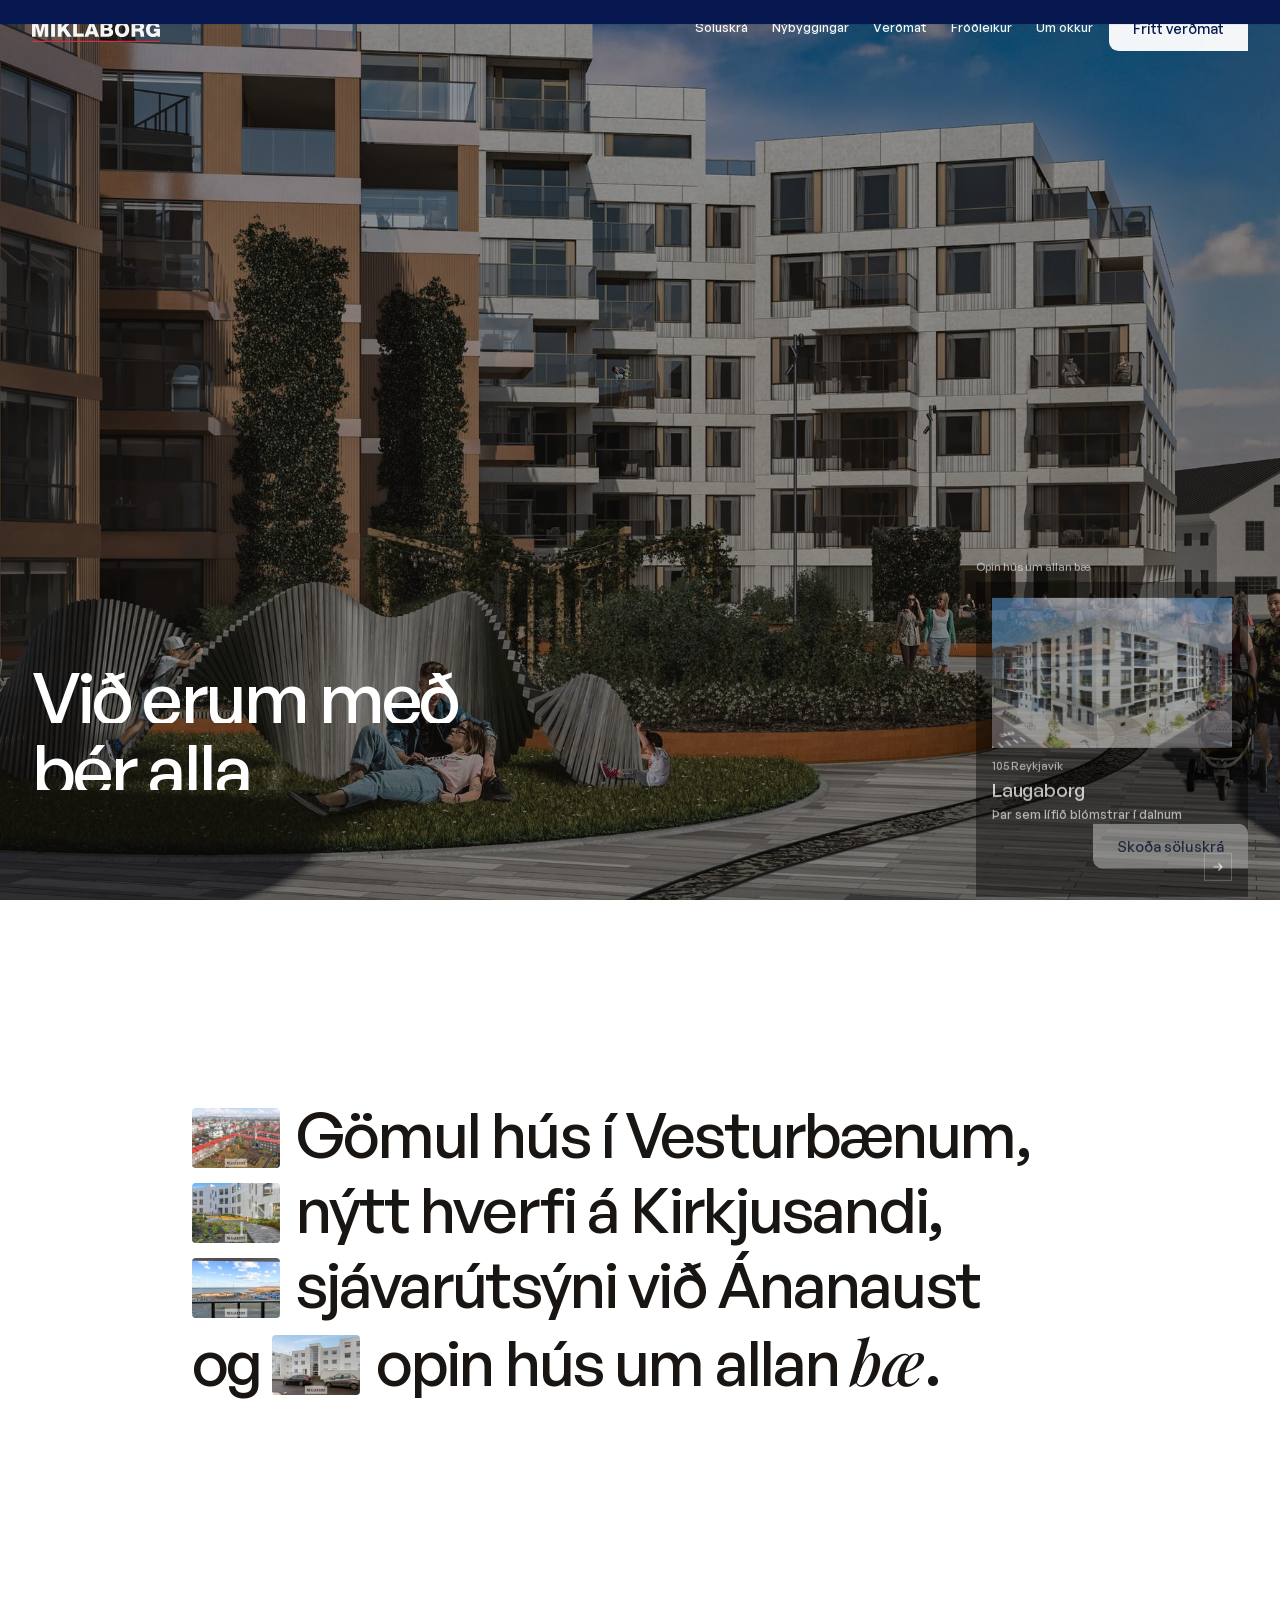
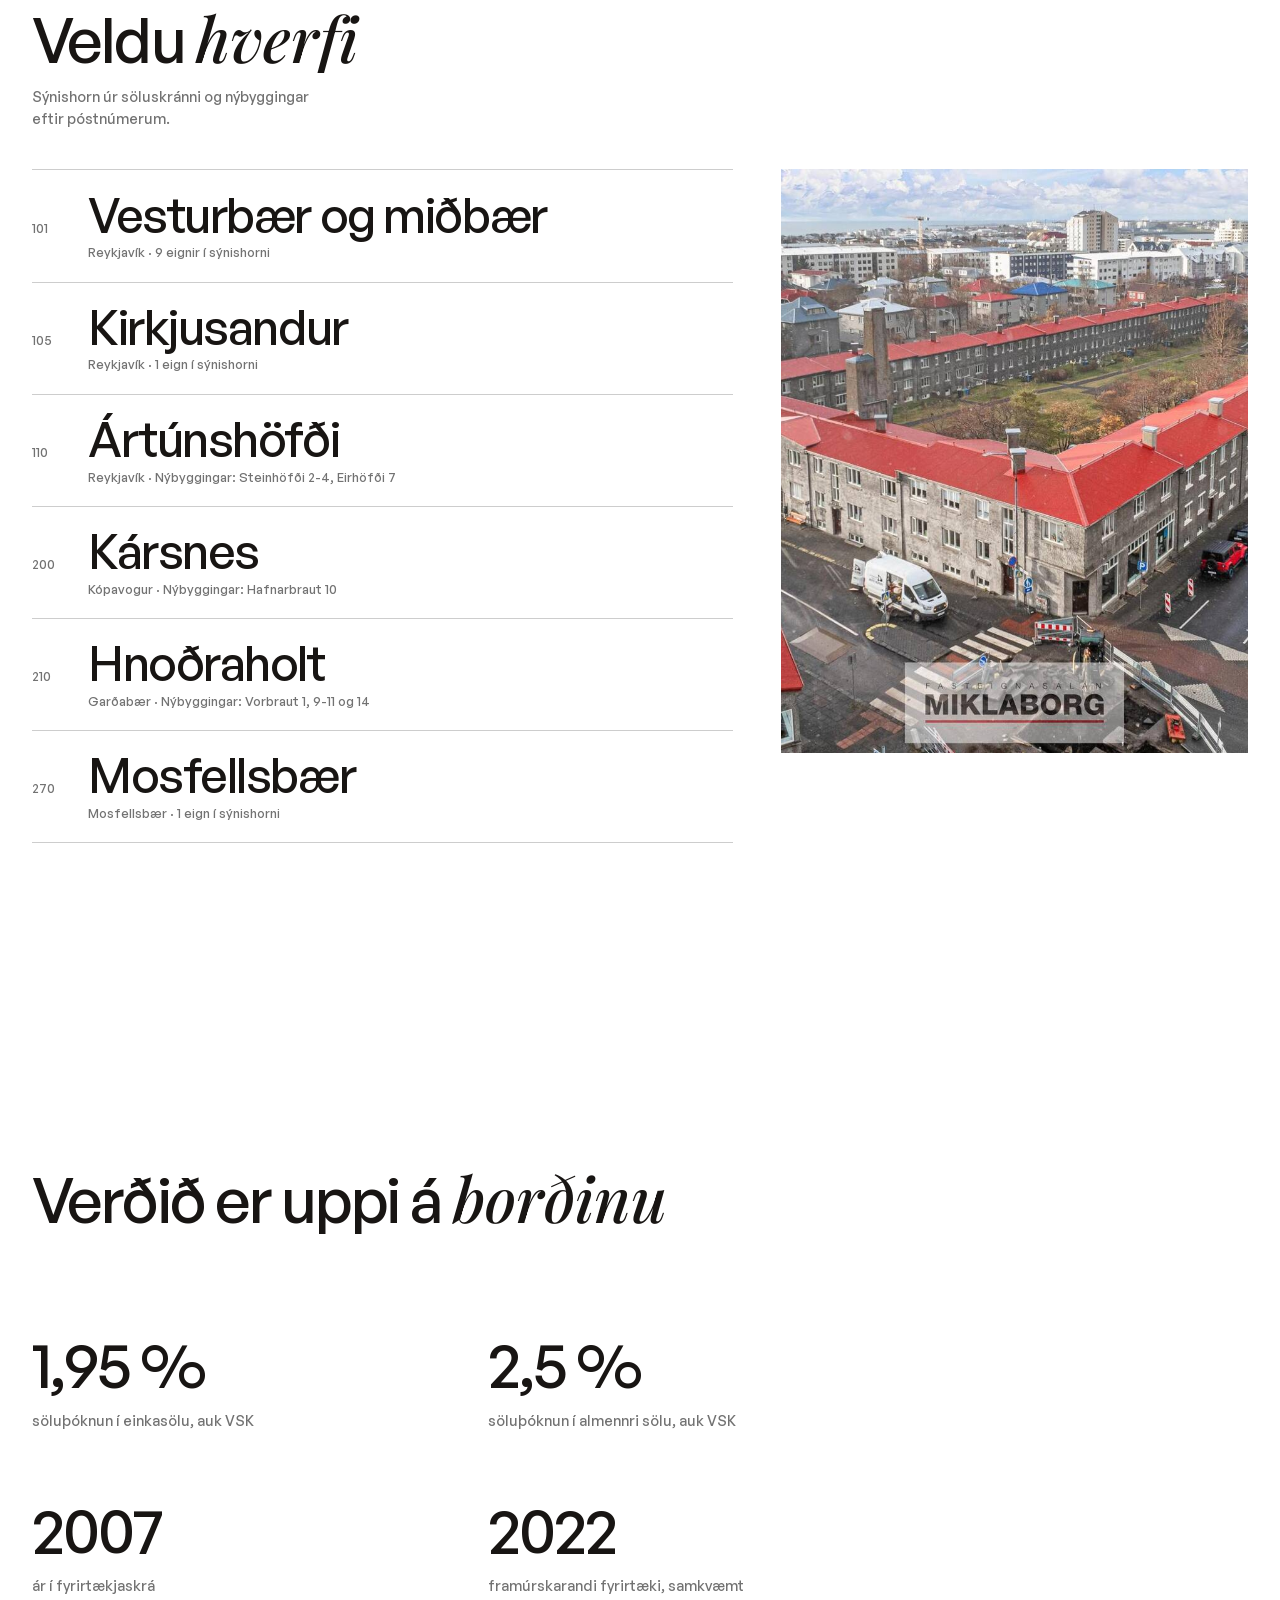
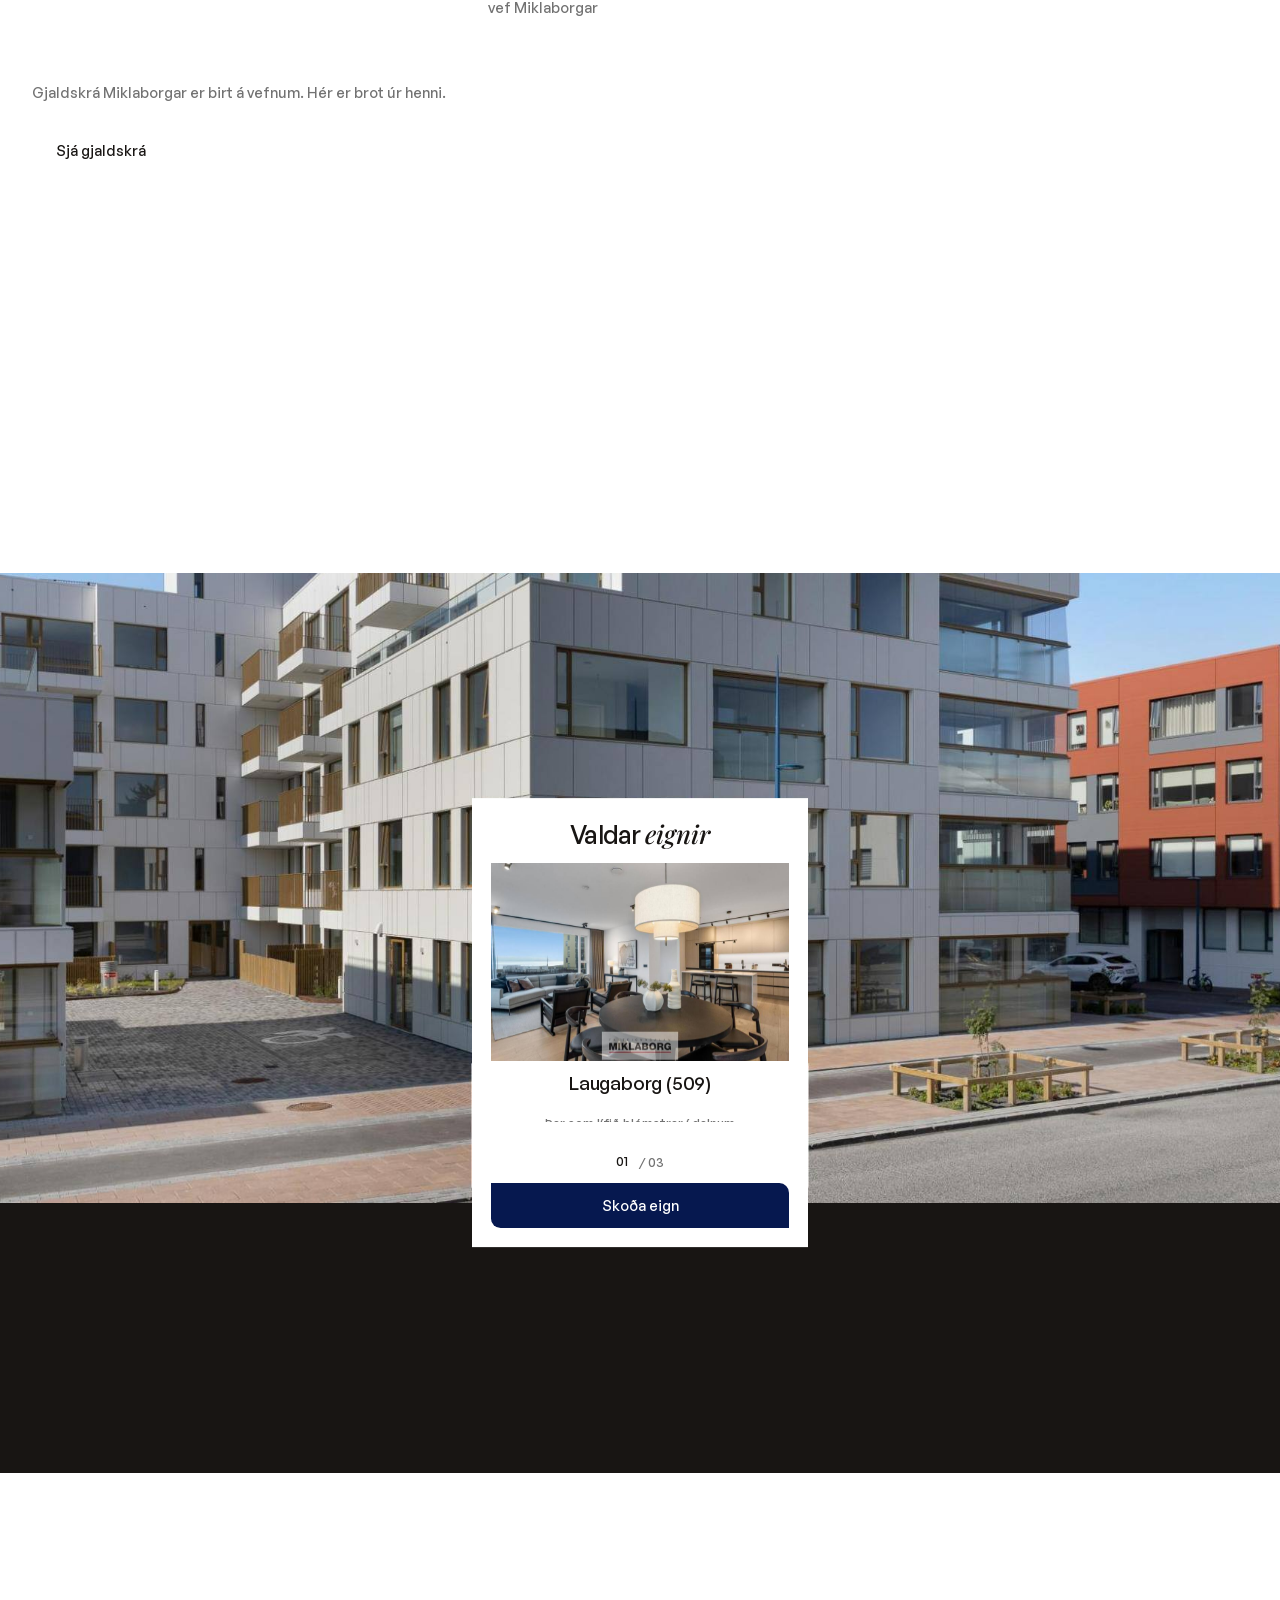
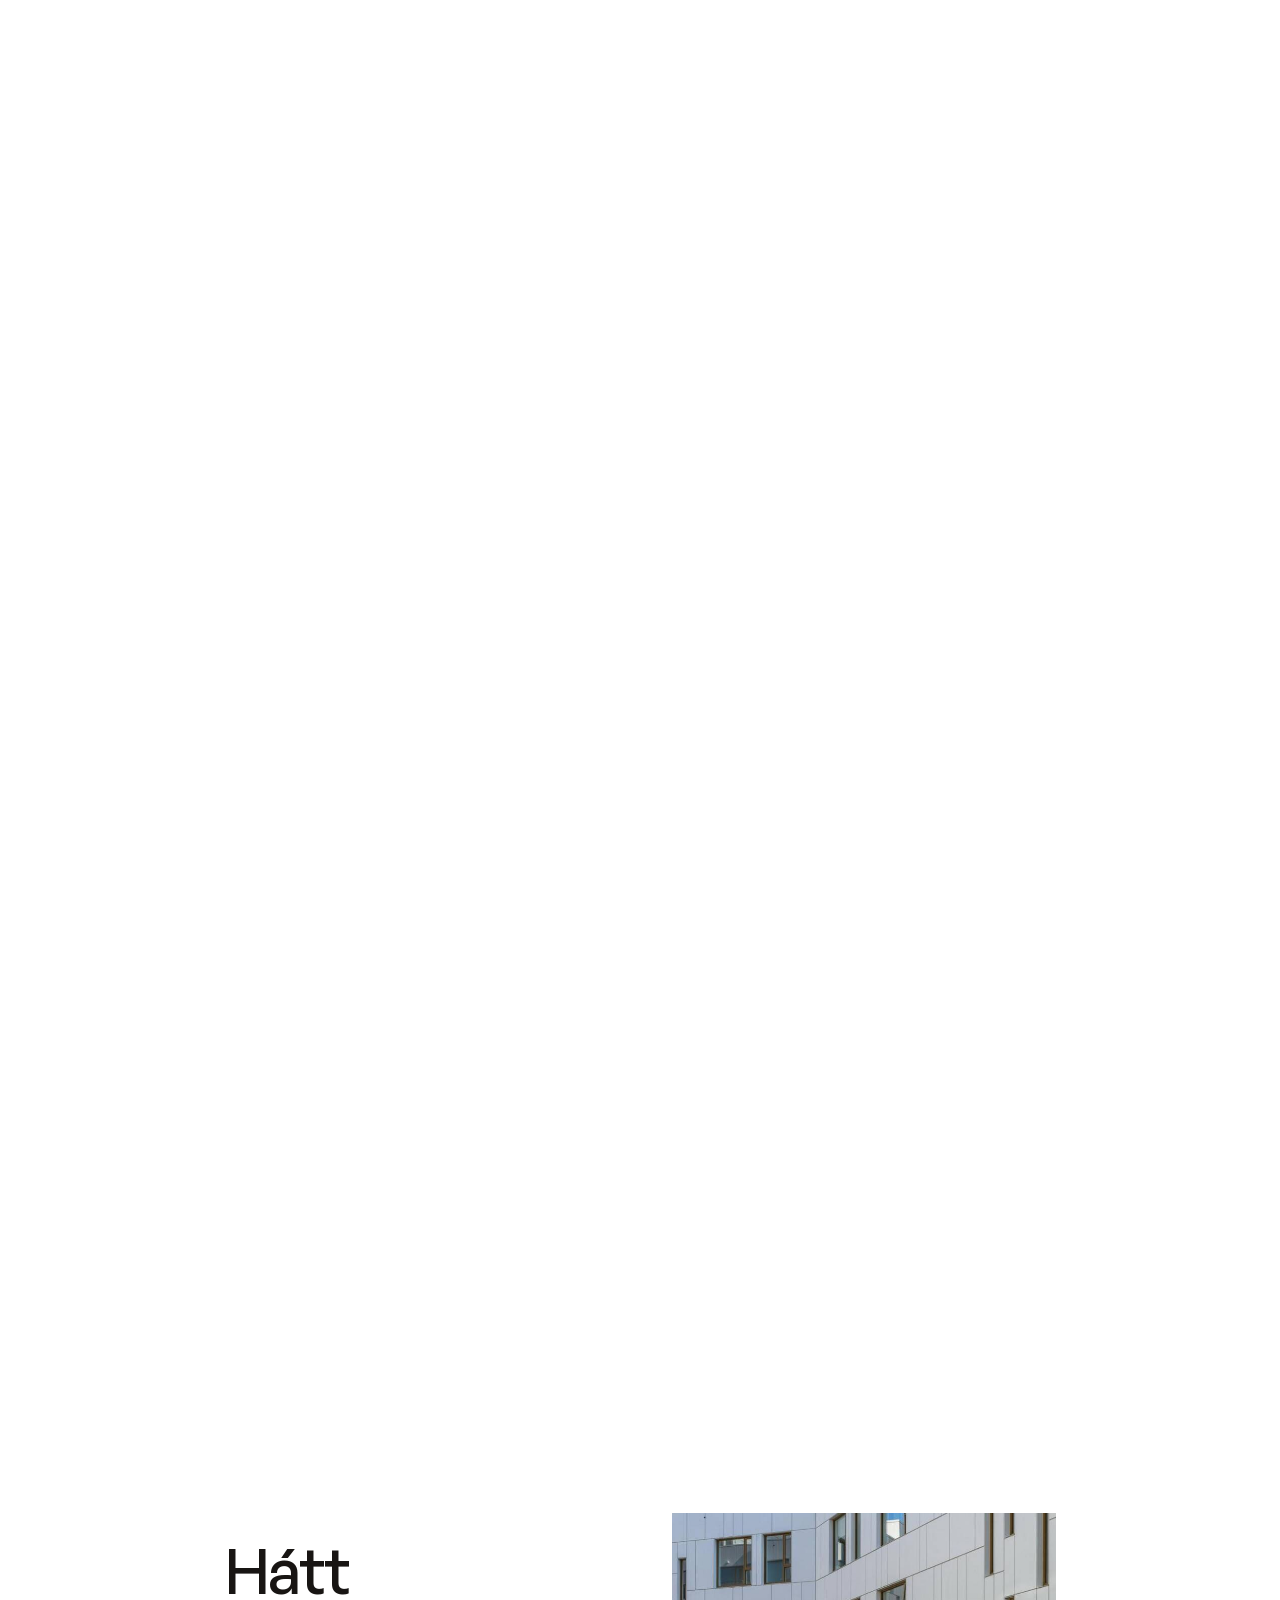
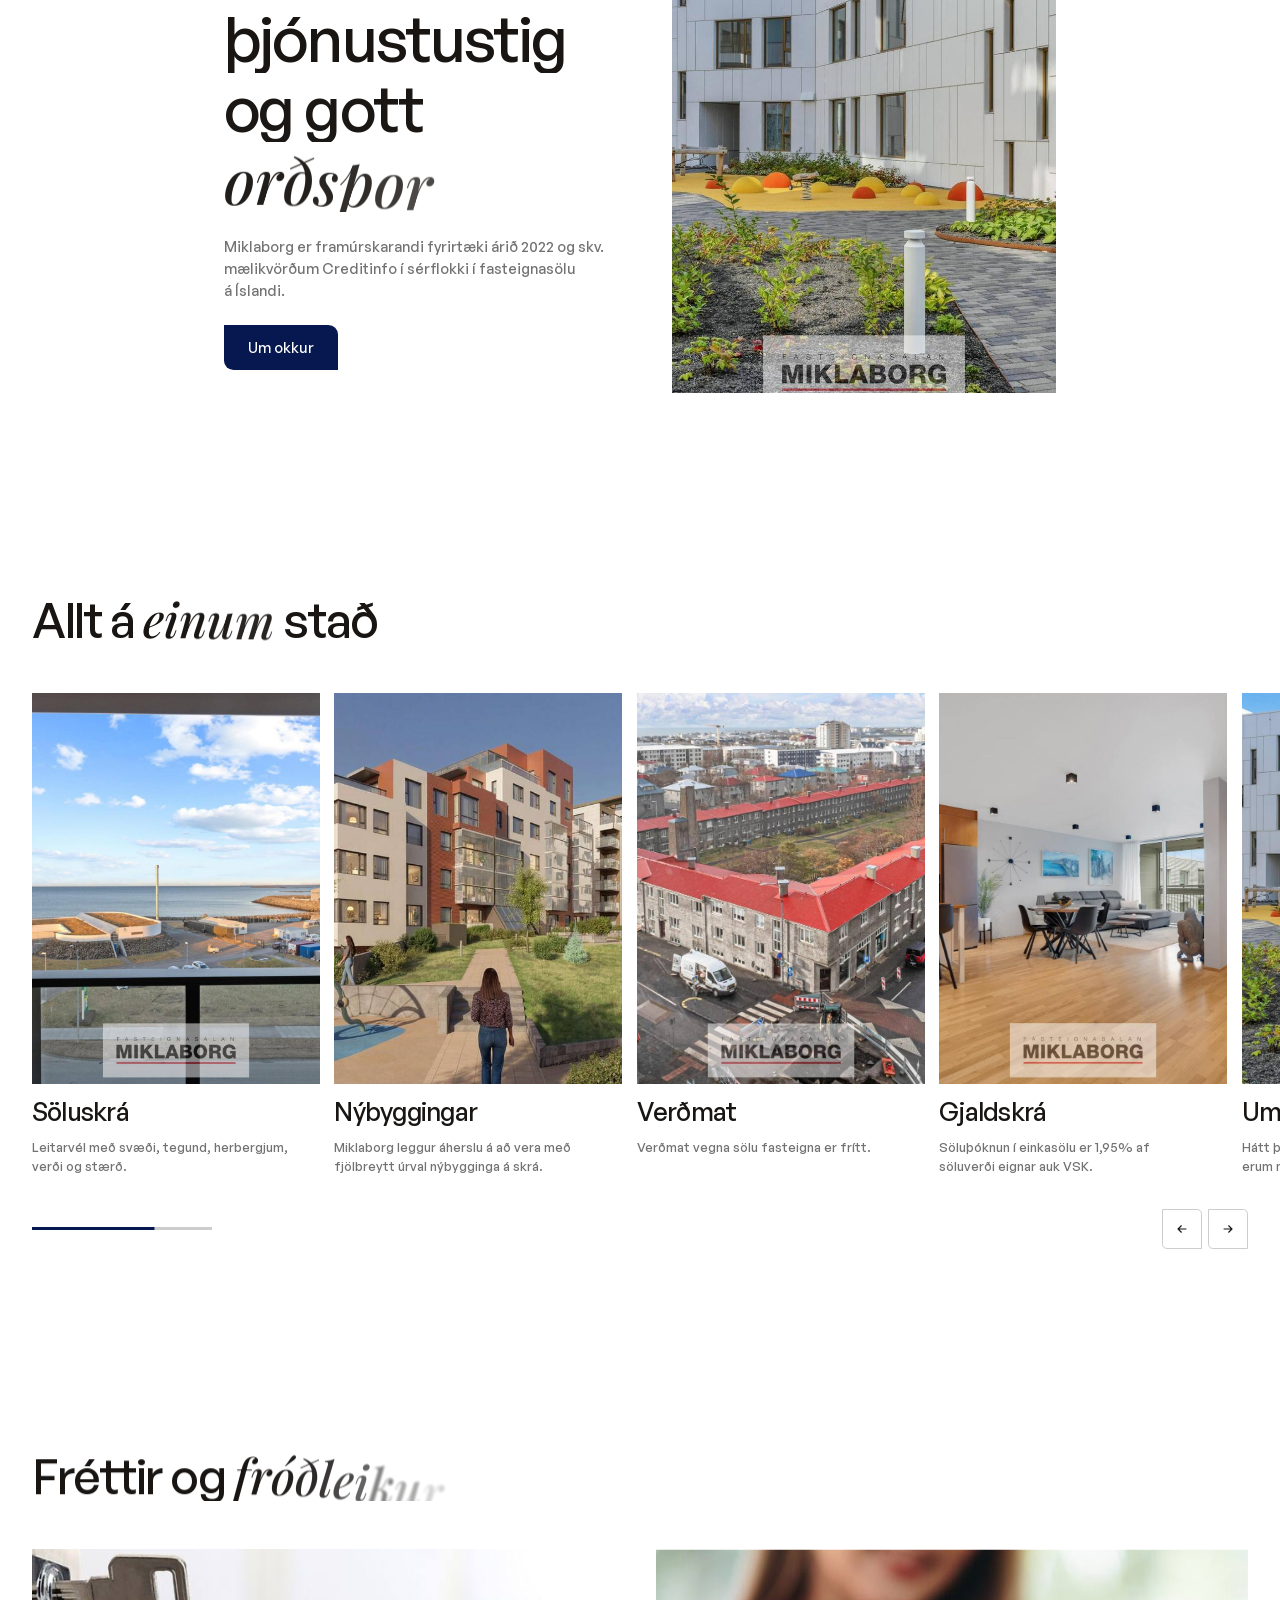
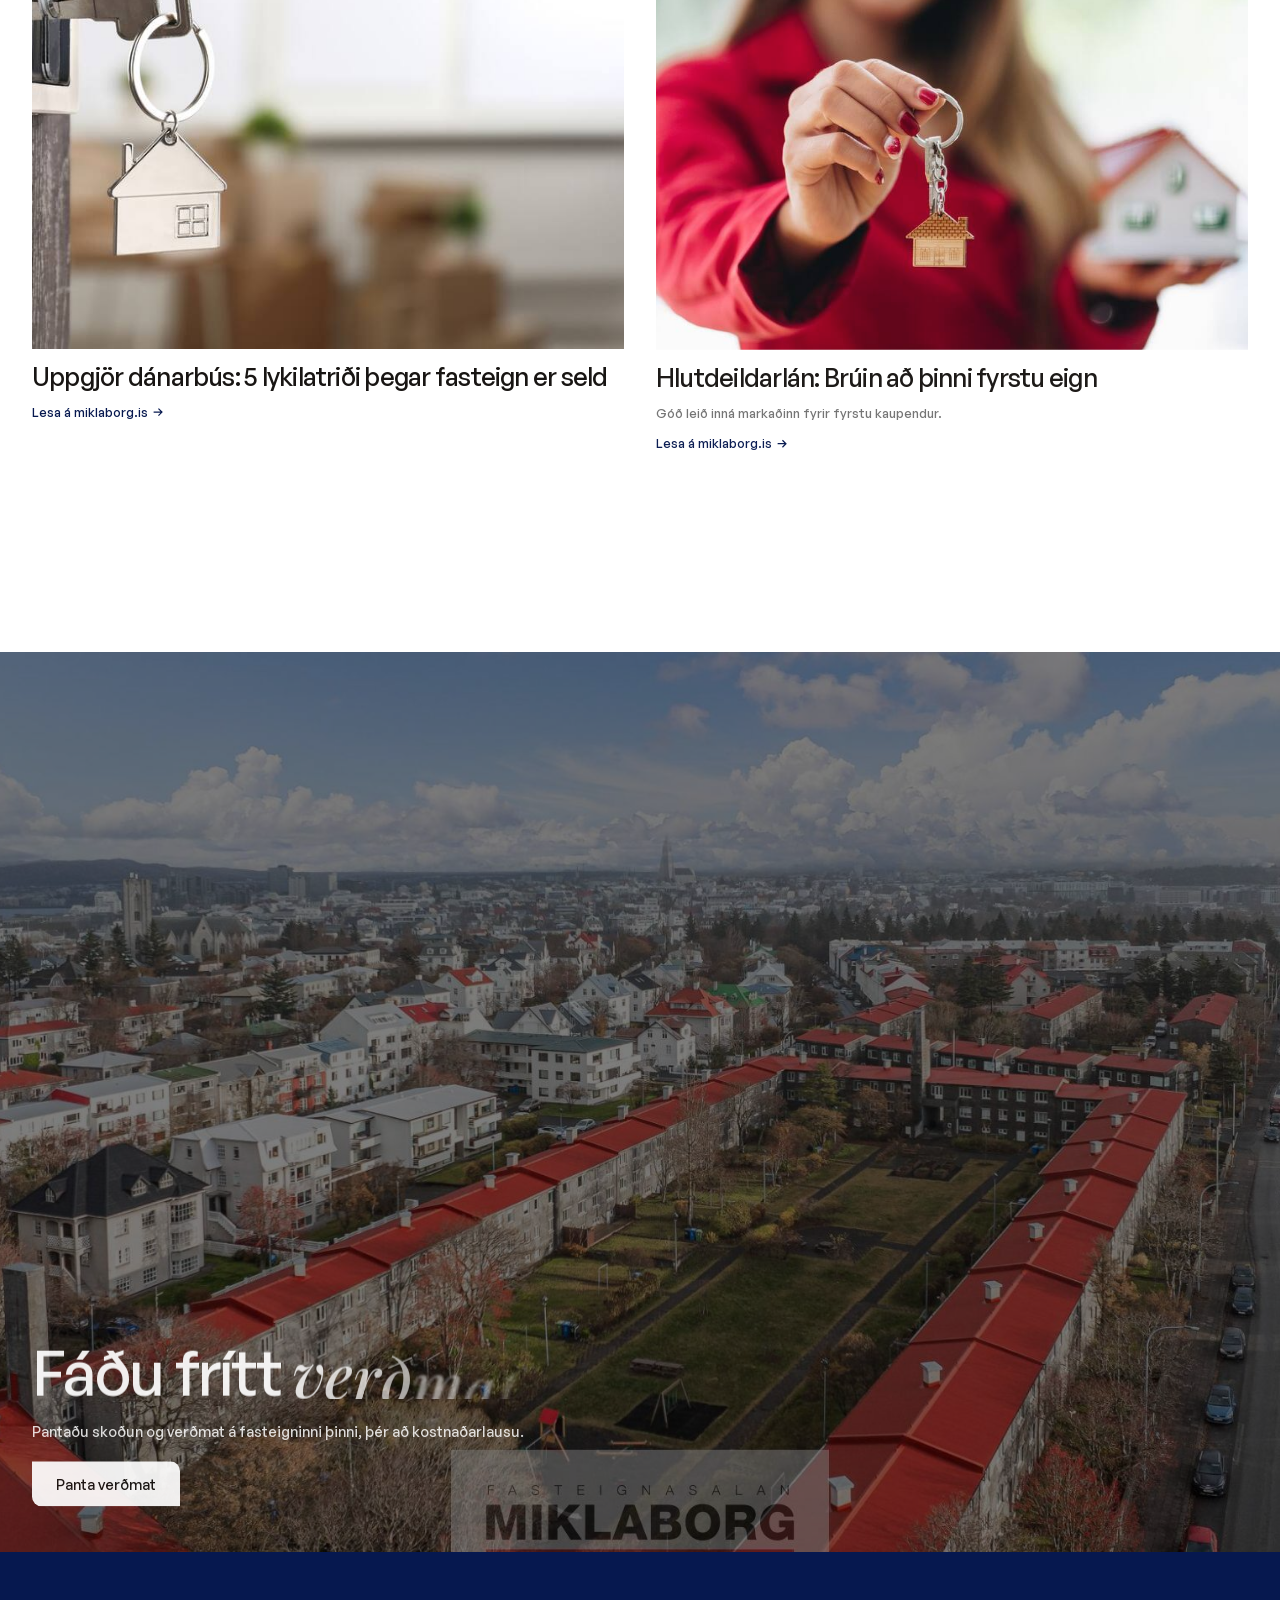
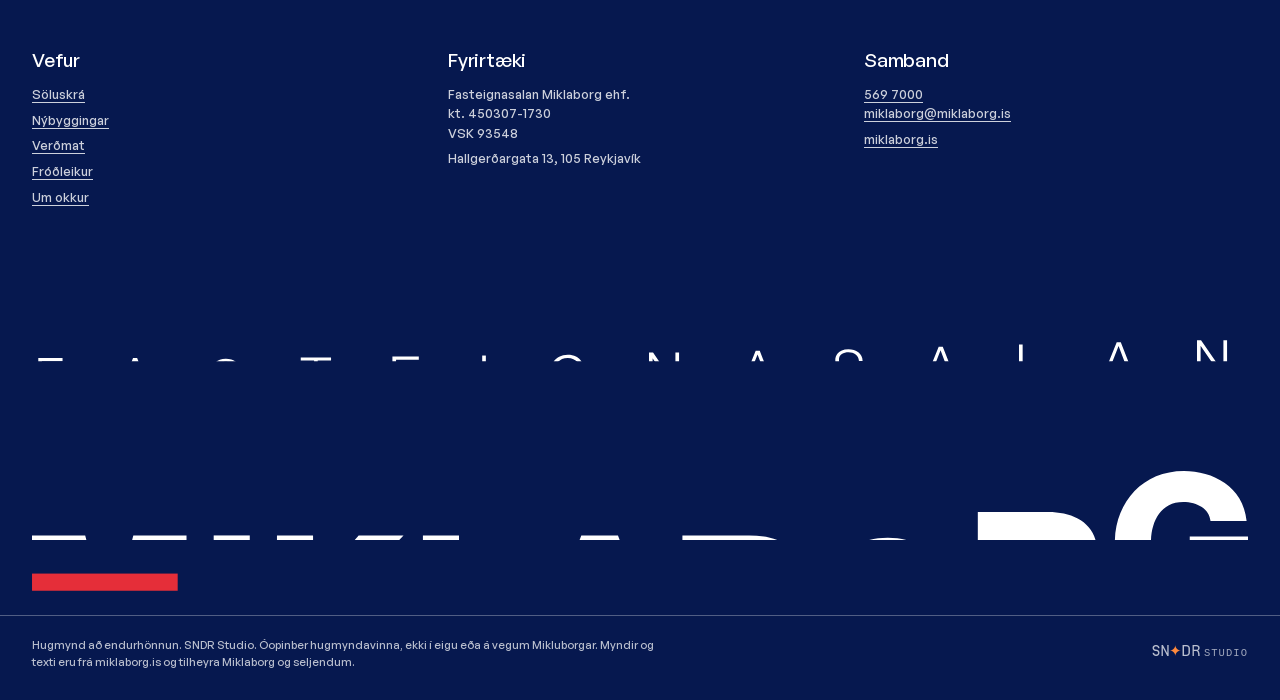
<file: index.html>
<!doctype html>
<html lang="is" class="no-js" data-page="home">
<head>
<meta charset="utf-8">
<meta name="viewport" content="width=device-width, initial-scale=1">
<title>Miklaborg | Hugmynd að nýrri vefsíðu</title>
<meta name="description" content="Frumgerð: hugmynd að útliti fyrir Miklaborg fasteignasölu, byggð á raunverulegum eignum af miklaborg.is. Óopinber.">
<meta name="robots" content="noindex, nofollow">
<meta name="theme-color" content="#ffffff">
<link rel="icon" type="image/png" sizes="32x32" href="assets/icons/favicon-32.png">
<link rel="icon" type="image/png" sizes="48x48" href="assets/icons/favicon-48.png">
<link rel="apple-touch-icon" sizes="180x180" href="assets/icons/apple-touch-icon.png">
<link rel="preload" href="assets/fonts/GeneralSans-Variable.woff2" as="font" type="font/woff2" crossorigin>
<link rel="preload" href="assets/fonts/PlayfairDisplay-MediumItalic.woff2" as="font" type="font/woff2" crossorigin>
<script>/* focus-guard: a focus ring only for people using a keyboard.

   The bug it ends: a menu, drawer or dialog opens and its FIRST link (or the dialog's close button)
   is outlined, as if it were selected. Cause: opening code calls first.focus(), or <dialog>.showModal()
   focuses the first control by itself. When nothing was focused before, the browser decides the ring is
   wanted. Safari never focuses a button on click and a touch tap never does either, so on iPhone,
   iPad and Safari the very first tap paints the ring. Chrome with a mouse hides it, which is why it
   passes the desktop check and then reappears on Sindri's phone.

   How: remember the last input kind on <html data-input="pointer|key"> and let focus-guard.css drop the
   ring while the last input was a pointer. Keyboard users keep every ring. Load before everything else
   (inline in <head>, ~400 bytes), no dependencies. Doc: _tools/focus-guard/README.md */
(function () {
  var root = document.documentElement;
  function set(v) { if (root.getAttribute('data-input') !== v) root.setAttribute('data-input', v); }
  addEventListener('pointerdown', function () { set('pointer'); }, true);
  addEventListener('keydown', function (e) {
    if (e.key === 'Shift' || e.key === 'Control' || e.key === 'Alt' || e.key === 'Meta') return;
    set('key');
  }, true);
})();
</script>
<script>(function(d){var r=d.documentElement;r.className=r.className.replace('no-js','js');
function vw(){r.style.setProperty('--vw',innerWidth+'px')}vw();addEventListener('resize',vw);
addEventListener('pagereveal',function(e){window.__mkVT=e.viewTransition?e.viewTransition.finished:null});
try{var rm=matchMedia('(prefers-reduced-motion: reduce)').matches;if(r.dataset.page==='home'&&!rm&&!sessionStorage.getItem('mkPre')&&!/[?&]nointro/.test(location.search)){r.classList.add('preloader-active');setTimeout(function(){r.classList.remove('preloader-active')},9000)}}catch(e){}})(document);</script>
<style>html.preloader-active{background:#06184f}</style>
<link rel="stylesheet" href="assets/css/miklaborg.css">

</head>
<body data-theme="light">
<a class="skip" href="#main">Fara beint í efni</a>
<svg width="0" height="0" style="position:absolute" aria-hidden="true" focusable="false"><defs><clipPath id="mk-clip-big"><rect x="-20" y="126" width="2230" height="272"/></clipPath><clipPath id="mk-clip-small"><rect x="-20" y="-6" width="2230" height="82"/></clipPath></defs><symbol id="mk-logo" viewBox="0 0 2188.87 489.18"><polygon points="0 140.16 95.73 140.16 138.69 306.46 139.4 306.46 182.37 140.16 278.11 140.16 278.11 389.62 216.96 389.62 216.96 200.26 216.27 200.26 163.87 389.62 114.25 389.62 61.84 200.26 61.13 200.26 61.13 389.62 0 389.62 0 140.16" fill="currentColor" class="lg lg-big"/><rect x="327.03" y="140.16" width="64.97" height="249.46" fill="currentColor" class="lg lg-big"/><polygon points="440.92 140.16 505.91 140.16 505.91 235.89 588.01 140.16 668.72 140.16 576.48 238.34 680.25 389.62 599.54 389.62 532.46 284.81 505.91 312.75 505.91 389.62 440.92 389.62 440.92 140.16" fill="currentColor" class="lg lg-big"/><polygon points="703.67 140.16 768.63 140.16 768.63 333.72 885 333.72 885 389.62 703.67 389.62 703.67 140.16" fill="currentColor" class="lg lg-big"/><path d="M988.76,140.16h66.02l93.28,249.46h-67.77l-15.38-44.72h-87l-15.71,44.72h-66.73l93.3-249.46Zm4.19,156.53h56.59l-27.6-87.35h-.71l-28.28,87.35Z" fill="currentColor" class="lg lg-big"/><path d="M1170.77,140.16h116.69c42.99-.69,90.15,10.49,90.15,62.53,0,22.38-13.27,40.55-32.85,50.32,26.56,7.68,42.99,30.75,42.99,59.05,0,59.39-43.67,77.56-97.13,77.56h-119.84V140.16Zm64.99,98.18h50.32c11.17,0,26.54-5.94,26.54-23.76s-12.92-24.09-26.54-24.09h-50.32v47.86Zm0,99.24h52.05c20.61,0,34.94-7.35,34.94-27.96,0-22.02-15.37-29.35-34.94-29.35h-52.05v57.31Z" fill="currentColor" class="lg lg-big"/><path d="M1540.42,134.92c78.61,0,122.99,57.65,122.99,129.96s-44.38,129.98-122.99,129.98-122.97-57.65-122.97-129.98,44.35-129.96,122.97-129.96m0,204.04c41.93,0,58-37.04,58-74.08s-16.07-74.06-58-74.06-58.01,37.04-58.01,74.06,16.07,74.08,58.01,74.08" fill="currentColor" class="lg lg-big"/><path d="M1702.54,140.16h127.16c44.02,0,87.34,19.92,87.34,70.23,0,26.89-12.92,52.4-39.13,62.54v.7c26.56,6.3,34.24,35.99,36.33,59.74,.71,10.48,1.77,47.17,10.5,56.25h-64.29c-5.59-8.38-6.63-32.85-7.33-39.84-1.74-25.16-5.93-51.01-36.33-51.01h-49.28v90.85h-64.97V140.16Zm64.97,108.31h54.5c19.57,0,30.04-10.48,30.04-29.35s-14.66-26.89-32.82-26.89h-51.72v56.25Z" fill="currentColor" class="lg lg-big"/><path d="M2188.87,389.62h-41.93l-3.84-27.25c-17.13,24.09-46.47,32.5-69.54,32.5-75.47,0-124.38-57.66-124.38-129.99s48.91-129.96,124.38-129.96c51.7,0,106.9,27.61,112.85,90.15h-64.98c-2.09-21.32-23.06-34.25-49.25-34.25-41.94,0-58,37.04-58,74.06s16.06,74.08,58,74.08c32.14,0,53.8-15.03,57.3-37.73h-45.44v-48.21h104.83v136.61Z" fill="currentColor" class="lg lg-big"/><polygon points="11.3 1.43 54.95 1.43 54.95 7.03 17.84 7.03 17.84 31.9 50.81 31.9 50.81 37.48 17.84 37.48 17.84 70.26 11.3 70.26 11.3 1.43" fill="currentColor" class="lg lg-small"/><path d="M181.88,1.43h7.33l26.98,68.84h-7.03l-8.39-21.4h-31.32l-8.28,21.4h-7.03L181.88,1.43Zm-10.41,41.84h27.08l-13.3-35.27-13.79,35.27Z" fill="currentColor" class="lg lg-small"/><path d="M329.54,47.6c-.29,14.17,9.92,18.51,22.46,18.51,7.23,0,18.21-3.95,18.21-13.97,0-7.82-7.81-10.9-14.16-12.45l-15.33-3.75c-8.09-2.02-15.52-5.86-15.52-16.57,0-6.76,4.34-19.37,23.71-19.37,13.58,0,25.53,7.32,25.44,21.39h-6.55c-.39-10.49-9.06-15.81-18.79-15.81-8.97,0-17.25,3.49-17.25,13.7,0,6.46,4.81,9.15,10.4,10.51l16.78,4.14c9.73,2.6,17.82,6.84,17.82,18.11,0,4.72-1.93,19.66-26.31,19.66-16.29,0-28.24-7.32-27.47-24.09h6.55Z" fill="currentColor" class="lg lg-small"/><polygon points="483.75 1.43 538.29 1.43 538.29 7.03 514.31 7.03 514.31 70.26 507.75 70.26 507.75 7.03 483.75 7.03 483.75 1.43" fill="currentColor" class="lg lg-small"/><polygon points="648.74 1.43 696.27 1.43 696.27 7.03 655.31 7.03 655.31 31.9 693.67 31.9 693.67 37.48 655.31 37.48 655.31 64.66 696.75 64.66 696.75 70.26 648.74 70.26 648.74 1.43" fill="currentColor" class="lg lg-small"/><rect x="810.38" y="1.43" width="6.57" height="68.83" fill="currentColor" class="lg lg-small"/><path d="M994.08,70.26h-4.73l-.87-12.54h-.19c-4.62,9.83-13.88,13.98-23.8,13.98-21.68,0-32.48-17.06-32.48-35.86S942.81,0,964.48,0c14.47,0,26.22,7.79,28.73,22.83h-6.56c-.86-7.9-9.05-17.26-22.17-17.26-18.22,0-25.91,15.23-25.91,30.27s7.69,30.27,25.91,30.27c15.24,0,24.1-10.7,23.8-25.25h-23.41v-5.59h29.2v34.99Z" fill="currentColor" class="lg lg-small"/><polygon points="1110.6 1.43 1117.92 1.43 1158.02 59.65 1158.2 59.65 1158.2 1.43 1164.77 1.43 1164.77 70.26 1157.44 70.26 1117.34 12.05 1117.15 12.05 1117.15 70.26 1110.6 70.26 1110.6 1.43" fill="currentColor" class="lg lg-small"/><path d="M1302.68,1.43h7.33l26.98,68.84h-7.03l-8.38-21.4h-31.31l-8.3,21.4h-7.03L1302.68,1.43Zm-10.4,41.84h27.08l-13.31-35.27-13.78,35.27Z" fill="currentColor" class="lg lg-small"/><path d="M1450.34,47.6c-.28,14.17,9.93,18.51,22.45,18.51,7.23,0,18.22-3.95,18.22-13.97,0-7.82-7.8-10.9-14.18-12.45l-15.32-3.75c-8.1-2.02-15.51-5.86-15.51-16.57,0-6.76,4.33-19.37,23.7-19.37,13.6,0,25.55,7.32,25.45,21.39h-6.56c-.37-10.49-9.05-15.81-18.8-15.81-8.95,0-17.25,3.49-17.25,13.7,0,6.46,4.83,9.15,10.42,10.51l16.76,4.14c9.74,2.6,17.84,6.84,17.84,18.11,0,4.72-1.93,19.66-26.3,19.66-16.3,0-28.24-7.32-27.48-24.09h6.55Z" fill="currentColor" class="lg lg-small"/><path d="M1632.11,1.43h7.33l26.99,68.84h-7.03l-8.37-21.4h-31.34l-8.3,21.4h-7.03L1632.11,1.43Zm-10.41,41.84h27.08l-13.31-35.27-13.78,35.27Z" fill="currentColor" class="lg lg-small"/><polygon points="1776.69 1.43 1783.24 1.43 1783.24 64.66 1821.79 64.66 1821.79 70.26 1776.69 70.26 1776.69 1.43" fill="currentColor" class="lg lg-small"/><path d="M1952.58,1.43h7.32l26.99,68.84h-7.04l-8.38-21.4h-31.32l-8.3,21.4h-7.03L1952.58,1.43Zm-10.42,41.84h27.08l-13.31-35.27-13.78,35.27Z" fill="currentColor" class="lg lg-small"/><polygon points="2097.05 1.43 2104.38 1.43 2144.47 59.65 2144.65 59.65 2144.65 1.43 2151.22 1.43 2151.22 70.26 2143.9 70.26 2103.8 12.05 2103.6 12.05 2103.6 70.26 2097.05 70.26 2097.05 1.43" fill="currentColor" class="lg lg-small"/><rect y="458.28" width="2188.87" height="30.9" fill="#e52e39" class="lg-red"/></symbol></svg>
<div class="preloader" aria-hidden="true"><div class="pre-bg"></div><div class="pre-logo"><svg class="logo pre-svg" viewBox="0 0 2188.87 489.18" aria-hidden="true" focusable="false"><g clip-path="url(#mk-clip-big)"><polygon points="0 140.16 95.73 140.16 138.69 306.46 139.4 306.46 182.37 140.16 278.11 140.16 278.11 389.62 216.96 389.62 216.96 200.26 216.27 200.26 163.87 389.62 114.25 389.62 61.84 200.26 61.13 200.26 61.13 389.62 0 389.62 0 140.16" fill="currentColor" class="lg lg-big"/><rect x="327.03" y="140.16" width="64.97" height="249.46" fill="currentColor" class="lg lg-big"/><polygon points="440.92 140.16 505.91 140.16 505.91 235.89 588.01 140.16 668.72 140.16 576.48 238.34 680.25 389.62 599.54 389.62 532.46 284.81 505.91 312.75 505.91 389.62 440.92 389.62 440.92 140.16" fill="currentColor" class="lg lg-big"/><polygon points="703.67 140.16 768.63 140.16 768.63 333.72 885 333.72 885 389.62 703.67 389.62 703.67 140.16" fill="currentColor" class="lg lg-big"/><path d="M988.76,140.16h66.02l93.28,249.46h-67.77l-15.38-44.72h-87l-15.71,44.72h-66.73l93.3-249.46Zm4.19,156.53h56.59l-27.6-87.35h-.71l-28.28,87.35Z" fill="currentColor" class="lg lg-big"/><path d="M1170.77,140.16h116.69c42.99-.69,90.15,10.49,90.15,62.53,0,22.38-13.27,40.55-32.85,50.32,26.56,7.68,42.99,30.75,42.99,59.05,0,59.39-43.67,77.56-97.13,77.56h-119.84V140.16Zm64.99,98.18h50.32c11.17,0,26.54-5.94,26.54-23.76s-12.92-24.09-26.54-24.09h-50.32v47.86Zm0,99.24h52.05c20.61,0,34.94-7.35,34.94-27.96,0-22.02-15.37-29.35-34.94-29.35h-52.05v57.31Z" fill="currentColor" class="lg lg-big"/><path d="M1540.42,134.92c78.61,0,122.99,57.65,122.99,129.96s-44.38,129.98-122.99,129.98-122.97-57.65-122.97-129.98,44.35-129.96,122.97-129.96m0,204.04c41.93,0,58-37.04,58-74.08s-16.07-74.06-58-74.06-58.01,37.04-58.01,74.06,16.07,74.08,58.01,74.08" fill="currentColor" class="lg lg-big"/><path d="M1702.54,140.16h127.16c44.02,0,87.34,19.92,87.34,70.23,0,26.89-12.92,52.4-39.13,62.54v.7c26.56,6.3,34.24,35.99,36.33,59.74,.71,10.48,1.77,47.17,10.5,56.25h-64.29c-5.59-8.38-6.63-32.85-7.33-39.84-1.74-25.16-5.93-51.01-36.33-51.01h-49.28v90.85h-64.97V140.16Zm64.97,108.31h54.5c19.57,0,30.04-10.48,30.04-29.35s-14.66-26.89-32.82-26.89h-51.72v56.25Z" fill="currentColor" class="lg lg-big"/><path d="M2188.87,389.62h-41.93l-3.84-27.25c-17.13,24.09-46.47,32.5-69.54,32.5-75.47,0-124.38-57.66-124.38-129.99s48.91-129.96,124.38-129.96c51.7,0,106.9,27.61,112.85,90.15h-64.98c-2.09-21.32-23.06-34.25-49.25-34.25-41.94,0-58,37.04-58,74.06s16.06,74.08,58,74.08c32.14,0,53.8-15.03,57.3-37.73h-45.44v-48.21h104.83v136.61Z" fill="currentColor" class="lg lg-big"/></g><g clip-path="url(#mk-clip-small)"><polygon points="11.3 1.43 54.95 1.43 54.95 7.03 17.84 7.03 17.84 31.9 50.81 31.9 50.81 37.48 17.84 37.48 17.84 70.26 11.3 70.26 11.3 1.43" fill="currentColor" class="lg lg-small"/><path d="M181.88,1.43h7.33l26.98,68.84h-7.03l-8.39-21.4h-31.32l-8.28,21.4h-7.03L181.88,1.43Zm-10.41,41.84h27.08l-13.3-35.27-13.79,35.27Z" fill="currentColor" class="lg lg-small"/><path d="M329.54,47.6c-.29,14.17,9.92,18.51,22.46,18.51,7.23,0,18.21-3.95,18.21-13.97,0-7.82-7.81-10.9-14.16-12.45l-15.33-3.75c-8.09-2.02-15.52-5.86-15.52-16.57,0-6.76,4.34-19.37,23.71-19.37,13.58,0,25.53,7.32,25.44,21.39h-6.55c-.39-10.49-9.06-15.81-18.79-15.81-8.97,0-17.25,3.49-17.25,13.7,0,6.46,4.81,9.15,10.4,10.51l16.78,4.14c9.73,2.6,17.82,6.84,17.82,18.11,0,4.72-1.93,19.66-26.31,19.66-16.29,0-28.24-7.32-27.47-24.09h6.55Z" fill="currentColor" class="lg lg-small"/><polygon points="483.75 1.43 538.29 1.43 538.29 7.03 514.31 7.03 514.31 70.26 507.75 70.26 507.75 7.03 483.75 7.03 483.75 1.43" fill="currentColor" class="lg lg-small"/><polygon points="648.74 1.43 696.27 1.43 696.27 7.03 655.31 7.03 655.31 31.9 693.67 31.9 693.67 37.48 655.31 37.48 655.31 64.66 696.75 64.66 696.75 70.26 648.74 70.26 648.74 1.43" fill="currentColor" class="lg lg-small"/><rect x="810.38" y="1.43" width="6.57" height="68.83" fill="currentColor" class="lg lg-small"/><path d="M994.08,70.26h-4.73l-.87-12.54h-.19c-4.62,9.83-13.88,13.98-23.8,13.98-21.68,0-32.48-17.06-32.48-35.86S942.81,0,964.48,0c14.47,0,26.22,7.79,28.73,22.83h-6.56c-.86-7.9-9.05-17.26-22.17-17.26-18.22,0-25.91,15.23-25.91,30.27s7.69,30.27,25.91,30.27c15.24,0,24.1-10.7,23.8-25.25h-23.41v-5.59h29.2v34.99Z" fill="currentColor" class="lg lg-small"/><polygon points="1110.6 1.43 1117.92 1.43 1158.02 59.65 1158.2 59.65 1158.2 1.43 1164.77 1.43 1164.77 70.26 1157.44 70.26 1117.34 12.05 1117.15 12.05 1117.15 70.26 1110.6 70.26 1110.6 1.43" fill="currentColor" class="lg lg-small"/><path d="M1302.68,1.43h7.33l26.98,68.84h-7.03l-8.38-21.4h-31.31l-8.3,21.4h-7.03L1302.68,1.43Zm-10.4,41.84h27.08l-13.31-35.27-13.78,35.27Z" fill="currentColor" class="lg lg-small"/><path d="M1450.34,47.6c-.28,14.17,9.93,18.51,22.45,18.51,7.23,0,18.22-3.95,18.22-13.97,0-7.82-7.8-10.9-14.18-12.45l-15.32-3.75c-8.1-2.02-15.51-5.86-15.51-16.57,0-6.76,4.33-19.37,23.7-19.37,13.6,0,25.55,7.32,25.45,21.39h-6.56c-.37-10.49-9.05-15.81-18.8-15.81-8.95,0-17.25,3.49-17.25,13.7,0,6.46,4.83,9.15,10.42,10.51l16.76,4.14c9.74,2.6,17.84,6.84,17.84,18.11,0,4.72-1.93,19.66-26.3,19.66-16.3,0-28.24-7.32-27.48-24.09h6.55Z" fill="currentColor" class="lg lg-small"/><path d="M1632.11,1.43h7.33l26.99,68.84h-7.03l-8.37-21.4h-31.34l-8.3,21.4h-7.03L1632.11,1.43Zm-10.41,41.84h27.08l-13.31-35.27-13.78,35.27Z" fill="currentColor" class="lg lg-small"/><polygon points="1776.69 1.43 1783.24 1.43 1783.24 64.66 1821.79 64.66 1821.79 70.26 1776.69 70.26 1776.69 1.43" fill="currentColor" class="lg lg-small"/><path d="M1952.58,1.43h7.32l26.99,68.84h-7.04l-8.38-21.4h-31.32l-8.3,21.4h-7.03L1952.58,1.43Zm-10.42,41.84h27.08l-13.31-35.27-13.78,35.27Z" fill="currentColor" class="lg lg-small"/><polygon points="2097.05 1.43 2104.38 1.43 2144.47 59.65 2144.65 59.65 2144.65 1.43 2151.22 1.43 2151.22 70.26 2143.9 70.26 2103.8 12.05 2103.6 12.05 2103.6 70.26 2097.05 70.26 2097.05 1.43" fill="currentColor" class="lg lg-small"/></g><rect y="458.28" width="2188.87" height="30.9" fill="#e52e39" class="lg-red"/></svg></div></div>
<header class="hd" data-header>
  <a class="hd-logo" href="./" aria-label="Miklaborg, forsíða" translate="no"><svg class="logo " viewBox="0 0 2188.87 489.18" role="img" aria-label="Miklaborg fasteignasala"><use href="#mk-logo"/></svg></a>
  <nav class="hd-nav" aria-label="Aðalvalmynd"><a class="hd-link desc-m" href="soluskra/"><span class="btn-label">Söluskrá</span></a><a class="hd-link desc-m" href="nybyggingar/"><span class="btn-label">Nýbyggingar</span></a><a class="hd-link desc-m" href="verdmat/"><span class="btn-label">Verðmat</span></a><a class="hd-link desc-m" href="https://miklaborg.is/frodleikur" target="_blank" rel="noopener noreferrer"><span class="btn-label">Fróðleikur</span></a><a class="hd-link desc-m" href="um-okkur/"><span class="btn-label">Um okkur</span></a></nav>
  <a class="btn size-m hd-cta" href="verdmat/"><span class="btn-label">Frítt verðmat</span></a>
  <button class="hd-burger" type="button" aria-expanded="false" aria-controls="menu" aria-label="Opna valmynd"><span></span><span></span></button>
</header>
<div class="menu" id="menu" role="dialog" aria-modal="true" aria-label="Valmynd" hidden>
  <div class="menu-bg"></div>
  <div class="menu-panel" tabindex="-1">
    <ul class="menu-list"><li><a class="menu-link title-l" href="soluskra/">Söluskrá</a></li><li><a class="menu-link title-l" href="nybyggingar/">Nýbyggingar</a></li><li><a class="menu-link title-l" href="verdmat/">Verðmat</a></li><li><a class="menu-link title-l" href="https://miklaborg.is/frodleikur" target="_blank" rel="noopener noreferrer">Fróðleikur</a></li><li><a class="menu-link title-l" href="um-okkur/">Um okkur</a></li></ul>
    <div class="menu-contact desc-l"><p>Hallgerðargata 13, 105 Reykjavík</p><p><a href="tel:+3545697000">569 7000</a></p><p><a href="mailto:miklaborg@miklaborg.is">miklaborg@miklaborg.is</a></p></div>
  </div>
</div>
<div class="layer" id="top"><main id="main">
<section class="first hero" data-hero data-header-over>
  <div class="hero-bg" aria-hidden="true"><img class="hero-img" src="assets/img/hero.jpg" alt="" width="2400" height="1350" loading="eager" decoding="async" fetchpriority="high" sizes="100vw"><div class="hero-ov"></div></div>
  <div class="container hero-inner">
    <div class="hero-left">
      <h1 class="title-2xl hero-title" data-hero-title>Við erum með þér alla <em>leið</em></h1>
      <p class="desc-l hero-p" data-hero-p>Miklaborg fasteignasala hefur verið leiðandi í þjónustu í meira en 10 ár.</p>
    </div>
    <div class="hero-right" data-hero-card>
      <div class="oh" data-oh aria-roledescription="rennibraut" aria-label="Opin hús um allan bæ">
        <p class="oh-head desc-s">Opin hús um allan bæ</p>
        <div class="oh-stack"><a class="oh-card" href="eign/laugaborg-509/" data-i="0" aria-label="Laugaborg, 105 Reykjavík">
    <div class="oh-img"><img src="assets/img/nb-laugaborg.jpg" alt="" width="1100" height="651" loading="eager" decoding="async"></div>
    <div class="oh-text"><span class="oh-sub desc-s">105 Reykjavík</span><span class="oh-title title-s">Laugaborg</span><span class="oh-line desc-m">Þar sem lífið blómstrar í dalnum</span></div>
    <span class="oh-arrow" aria-hidden="true"><svg class="arr" viewBox="0 0 16 16" aria-hidden="true" focusable="false"><path d="M3 8h9M8.5 4l4 4-4 4" fill="none" stroke="currentColor" stroke-width="1.4"/></svg></span></a><a class="oh-card" href="nybyggingar/#steinhofdi" data-i="1" aria-label="Steinhöfði 2-4, 110 Reykjavík">
    <div class="oh-img"><img src="assets/img/nb-steinhofdi.jpg" alt="" width="1100" height="619" loading="lazy" decoding="async"></div>
    <div class="oh-text"><span class="oh-sub desc-s">110 Reykjavík</span><span class="oh-title title-s">Steinhöfði 2-4</span><span class="oh-line desc-m">Vandaðar og bjartar íbúðir frammi á hamrinum í nýju hverfi Borgarhöfða.</span></div>
    <span class="oh-arrow" aria-hidden="true"><svg class="arr" viewBox="0 0 16 16" aria-hidden="true" focusable="false"><path d="M3 8h9M8.5 4l4 4-4 4" fill="none" stroke="currentColor" stroke-width="1.4"/></svg></span></a><a class="oh-card" href="nybyggingar/#hafnarbraut" data-i="2" aria-label="Hafnarbraut 10, 200 Kópavogur">
    <div class="oh-img"><img src="assets/img/nb-hafnarbraut.jpg" alt="" width="1100" height="619" loading="lazy" decoding="async"></div>
    <div class="oh-text"><span class="oh-sub desc-s">200 Kópavogur</span><span class="oh-title title-s">Hafnarbraut 10</span><span class="oh-line desc-m">Nýtt og glæsilegt fjölbýlishús við Hafnarbraut 10 á Kársnesi í Kópavogi.</span></div>
    <span class="oh-arrow" aria-hidden="true"><svg class="arr" viewBox="0 0 16 16" aria-hidden="true" focusable="false"><path d="M3 8h9M8.5 4l4 4-4 4" fill="none" stroke="currentColor" stroke-width="1.4"/></svg></span></a></div>
        <div class="oh-ctrl"><button class="oh-btn" type="button" data-oh-prev aria-label="Fyrra spjald"><svg class="arr" viewBox="0 0 16 16" aria-hidden="true" focusable="false"><path d="M3 8h9M8.5 4l4 4-4 4" fill="none" stroke="currentColor" stroke-width="1.4"/></svg></button><button class="oh-btn" type="button" data-oh-next aria-label="Næsta spjald"><svg class="arr" viewBox="0 0 16 16" aria-hidden="true" focusable="false"><path d="M3 8h9M8.5 4l4 4-4 4" fill="none" stroke="currentColor" stroke-width="1.4"/></svg></button><button class="oh-btn oh-pause" type="button" data-oh-pause aria-pressed="false" aria-label="Stöðva sjálfvirka skiptingu"><svg class="ic-pause" viewBox="0 0 16 16" aria-hidden="true" focusable="false"><path d="M5 3v10M11 3v10" fill="none" stroke="currentColor" stroke-width="1.6"/></svg><svg class="ic-play" viewBox="0 0 16 16" aria-hidden="true" focusable="false"><path d="M5 3l8 5-8 5z" fill="currentColor"/></svg></button></div>
      </div>
    </div>
    <div class="hero-cta" data-hero-cta><a class="btn size-m hero-btn" href="soluskra/"><span class="btn-label">Skoða söluskrá</span></a></div>
  </div>
</section>

<section class="block statement">
  <div class="container">
    <h2 class="title-xl statement-title" data-lines>
      <span class="inl"><img src="assets/img/inline-roofs.jpg" alt="" width="480" height="320" loading="lazy" decoding="async"></span>Gömul hús í Vesturbænum, <span class="inl"><img src="assets/img/inline-court.jpg" alt="" width="480" height="320" loading="lazy" decoding="async"></span>nýtt hverfi á Kirkjusandi, <span class="inl"><img src="assets/img/inline-sea.jpg" alt="" width="480" height="320" loading="lazy" decoding="async"></span>sjávarútsýni við Ánanaust og <span class="inl"><img src="assets/img/inline-facade.jpg" alt="" width="480" height="320" loading="lazy" decoding="async"></span>opin hús um allan <em>bæ</em>.
    </h2>
  </div>
</section>

<section class="neighborhoods" id="hverfi">
  <div class="container ch-grid">
    <div class="ch-head"><h2 class="title-xl" data-lines>Veldu <em>hverfi</em></h2><p class="desc-l ch-sub" data-fade>Sýnishorn úr söluskránni og nýbyggingar eftir póstnúmerum.</p></div>
    <div class="ch-body">
      <ul class="ch-list" data-ch-list><li class="ch-row" data-i="0"><a class="ch-link" href="soluskra/?area=101" data-img="0"><span class="ch-code desc-m">101</span><span class="ch-name title-l">Vesturbær og miðbær</span><span class="ch-meta desc-m">Reykjavík · 9 eignir í sýnishorni</span><span class="ch-arrow" aria-hidden="true"><svg class="arr" viewBox="0 0 16 16" aria-hidden="true" focusable="false"><path d="M3 8h9M8.5 4l4 4-4 4" fill="none" stroke="currentColor" stroke-width="1.4"/></svg></span></a>
      <div class="ch-thumb"><img src="assets/img/area-101.jpg" alt="" width="1400" height="933" loading="lazy" decoding="async"></div></li><li class="ch-row" data-i="1"><a class="ch-link" href="soluskra/?area=105" data-img="1"><span class="ch-code desc-m">105</span><span class="ch-name title-l">Kirkjusandur</span><span class="ch-meta desc-m">Reykjavík · 1 eign í sýnishorni</span><span class="ch-arrow" aria-hidden="true"><svg class="arr" viewBox="0 0 16 16" aria-hidden="true" focusable="false"><path d="M3 8h9M8.5 4l4 4-4 4" fill="none" stroke="currentColor" stroke-width="1.4"/></svg></span></a>
      <div class="ch-thumb"><img src="assets/img/area-105.jpg" alt="" width="1400" height="787" loading="lazy" decoding="async"></div></li><li class="ch-row" data-i="2"><a class="ch-link" href="nybyggingar/#steinhofdi" data-img="2"><span class="ch-code desc-m">110</span><span class="ch-name title-l">Ártúnshöfði</span><span class="ch-meta desc-m">Reykjavík · Nýbyggingar: Steinhöfði 2-4, Eirhöfði 7</span><span class="ch-arrow" aria-hidden="true"><svg class="arr" viewBox="0 0 16 16" aria-hidden="true" focusable="false"><path d="M3 8h9M8.5 4l4 4-4 4" fill="none" stroke="currentColor" stroke-width="1.4"/></svg></span></a>
      <div class="ch-thumb"><img src="assets/img/area-110.jpg" alt="" width="1400" height="788" loading="lazy" decoding="async"></div></li><li class="ch-row" data-i="3"><a class="ch-link" href="nybyggingar/#hafnarbraut" data-img="3"><span class="ch-code desc-m">200</span><span class="ch-name title-l">Kársnes</span><span class="ch-meta desc-m">Kópavogur · Nýbyggingar: Hafnarbraut 10</span><span class="ch-arrow" aria-hidden="true"><svg class="arr" viewBox="0 0 16 16" aria-hidden="true" focusable="false"><path d="M3 8h9M8.5 4l4 4-4 4" fill="none" stroke="currentColor" stroke-width="1.4"/></svg></span></a>
      <div class="ch-thumb"><img src="assets/img/area-200.jpg" alt="" width="1400" height="788" loading="lazy" decoding="async"></div></li><li class="ch-row" data-i="4"><a class="ch-link" href="nybyggingar/#vorbraut14" data-img="4"><span class="ch-code desc-m">210</span><span class="ch-name title-l">Hnoðraholt</span><span class="ch-meta desc-m">Garðabær · Nýbyggingar: Vorbraut 1, 9-11 og 14</span><span class="ch-arrow" aria-hidden="true"><svg class="arr" viewBox="0 0 16 16" aria-hidden="true" focusable="false"><path d="M3 8h9M8.5 4l4 4-4 4" fill="none" stroke="currentColor" stroke-width="1.4"/></svg></span></a>
      <div class="ch-thumb"><img src="assets/img/area-210.jpg" alt="" width="735" height="525" loading="lazy" decoding="async"></div></li><li class="ch-row" data-i="5"><a class="ch-link" href="soluskra/?area=270" data-img="5"><span class="ch-code desc-m">270</span><span class="ch-name title-l">Mosfellsbær</span><span class="ch-meta desc-m">Mosfellsbær · 1 eign í sýnishorni</span><span class="ch-arrow" aria-hidden="true"><svg class="arr" viewBox="0 0 16 16" aria-hidden="true" focusable="false"><path d="M3 8h9M8.5 4l4 4-4 4" fill="none" stroke="currentColor" stroke-width="1.4"/></svg></span></a>
      <div class="ch-thumb"><img src="assets/img/area-270.jpg" alt="" width="1400" height="935" loading="lazy" decoding="async"></div></li></ul>
      <div class="ch-imgs" aria-hidden="true" data-ch-imgs><div class="ch-img" data-i="0"><img src="assets/img/area-101.jpg" alt="" width="1400" height="933" loading="lazy" decoding="async"></div><div class="ch-img" data-i="1"><img src="assets/img/area-105.jpg" alt="" width="1400" height="787" loading="lazy" decoding="async"></div><div class="ch-img" data-i="2"><img src="assets/img/area-110.jpg" alt="" width="1400" height="788" loading="lazy" decoding="async"></div><div class="ch-img" data-i="3"><img src="assets/img/area-200.jpg" alt="" width="1400" height="788" loading="lazy" decoding="async"></div><div class="ch-img" data-i="4"><img src="assets/img/area-210.jpg" alt="" width="735" height="525" loading="lazy" decoding="async"></div><div class="ch-img" data-i="5"><img src="assets/img/area-270.jpg" alt="" width="1400" height="935" loading="lazy" decoding="async"></div></div>
    </div>
  </div>
</section>

<section class="facts" data-theme-section="blue" id="tolur">
  <div class="container">
    <h2 class="title-xl facts-title" data-lines>Verðið er uppi á <em>borðinu</em></h2>
    <ul class="facts-list"><li class="fact"><span class="fact-n title-xl" data-n="1,95"><span class="fact-roll">1,95</span><span class="fact-unit">%</span></span><span class="fact-l desc-l">söluþóknun í einkasölu, auk VSK</span></li><li class="fact"><span class="fact-n title-xl" data-n="2,5"><span class="fact-roll">2,5</span><span class="fact-unit">%</span></span><span class="fact-l desc-l">söluþóknun í almennri sölu, auk VSK</span></li><li class="fact"><span class="fact-n title-xl" data-n="2007"><span class="fact-roll">2007</span></span><span class="fact-l desc-l">ár í fyrirtækjaskrá</span></li><li class="fact"><span class="fact-n title-xl" data-n="2022"><span class="fact-roll">2022</span></span><span class="fact-l desc-l">framúrskarandi fyrirtæki, samkvæmt vef Miklaborgar</span></li></ul>
    <p class="desc-l facts-note" data-fade>Gjaldskrá Miklaborgar er birt á vefnum. Hér er brot úr henni.</p>
    <div data-fade><a class="btn size-m btn-white" href="um-okkur/#gjaldskra"><span class="btn-label">Sjá gjaldskrá</span></a></div>
  </div>
</section>

<section class="slider" data-pin-section aria-labelledby="pin-h">
  <div class="pin-wrap" data-pin>
    <div class="pin-bgs"><div class="pin-bg" data-i="0"><img class="pin-bg-img" src="assets/img/pin-laugaborg.jpg" alt="" width="1800" height="1198" loading="eager" decoding="async"></div><div class="pin-bg" data-i="1"><img class="pin-bg-img" src="assets/img/pin-ananaust.jpg" alt="" width="1800" height="1200" loading="lazy" decoding="async"></div><div class="pin-bg" data-i="2"><img class="pin-bg-img" src="assets/img/pin-hofsvallagata.jpg" alt="" width="1800" height="1200" loading="lazy" decoding="async"></div></div>
    <div class="pin-card" data-pin-card tabindex="-1">
      <h2 class="pin-h title-m" id="pin-h">Valdar <em>eignir</em></h2>
      <div class="pin-thumbs"><div class="pin-thumb" data-i="0"><img class="pin-thumb-img" src="assets/img/c-laugaborg-509.jpg" alt="" width="900" height="600" loading="lazy" decoding="async"></div><div class="pin-thumb" data-i="1"><img class="pin-thumb-img" src="assets/img/c-ananaust-1-506.jpg" alt="" width="900" height="600" loading="lazy" decoding="async"></div><div class="pin-thumb" data-i="2"><img class="pin-thumb-img" src="assets/img/c-hofsvallagata-16.jpg" alt="" width="900" height="600" loading="lazy" decoding="async"></div></div>
      <div class="pin-info">
        <div class="pin-titles"><h3 class="pin-title title-s">Laugaborg (509)</h3><h3 class="pin-title title-s">Ánanaust 1 (Vesturvin 2) íb 506</h3><h3 class="pin-title title-s">Hofsvallagata 16</h3></div>
        <div class="pin-descs"><p class="pin-desc desc-m">Þar sem lífið blómstrar í dalnum</p><p class="pin-desc desc-m">Stórglæsilegt sjávarútsýni og yfir til Snæfellsness</p><p class="pin-desc desc-m">Frábærlega vel skipulögð eign á góðum stað í gamla Vesturbænum</p></div>
      </div>
      <div class="pin-foot"><div class="pin-counts"><span class="pin-count desc-m">01</span><span class="pin-count desc-m">02</span><span class="pin-count desc-m">03</span></div><span class="pin-of desc-m">/ 03</span></div>
      <button class="pin-open btn size-m" type="button" data-pin-open><span class="btn-label">Skoða eign</span></button>
    </div>
    <span class="cursor-label desc-s" data-cursor aria-hidden="true">Skoða eign</span>
  </div>
  <div class="pin-static" hidden><a class="pin-static-card" href="eign/laugaborg-509/"><div class="pin-static-img"><img src="assets/img/pin-laugaborg.jpg" alt="" width="1800" height="1198" loading="lazy" decoding="async"></div><div class="pin-static-text"><h3 class="title-m">Laugaborg (509)</h3><p class="desc-l">Þar sem lífið blómstrar í dalnum</p><p class="desc-m">105 Reykjavík · 112,3 m² · 3 herbergi · 114.900.000 kr.</p></div></a><a class="pin-static-card" href="eign/ananaust-1-506/"><div class="pin-static-img"><img src="assets/img/pin-ananaust.jpg" alt="" width="1800" height="1200" loading="lazy" decoding="async"></div><div class="pin-static-text"><h3 class="title-m">Ánanaust 1 (Vesturvin 2) íb 506</h3><p class="desc-l">Stórglæsilegt sjávarútsýni og yfir til Snæfellsness</p><p class="desc-m">101 Reykjavík · 167,4 m² · 3 herbergi · 214.500.000 kr.</p></div></a><a class="pin-static-card" href="eign/hofsvallagata-16/"><div class="pin-static-img"><img src="assets/img/pin-hofsvallagata.jpg" alt="" width="1800" height="1200" loading="lazy" decoding="async"></div><div class="pin-static-text"><h3 class="title-m">Hofsvallagata 16</h3><p class="desc-l">Frábærlega vel skipulögð eign á góðum stað í gamla Vesturbænum</p><p class="desc-m">101 Reykjavík · 77,2 m² · 3 herbergi · 63.900.000 kr.</p></div></a></div>
</section>



<section class="about-cta block">
  <div class="container about-grid">
    <div class="about-text">
      <h2 class="title-xl" data-lines>Hátt þjónustustig og gott <em>orðspor</em></h2>
      <p class="desc-l" data-fade>Miklaborg er framúrskarandi fyrirtæki árið 2022 og skv. mælikvörðum Creditinfo í sérflokki í fasteignasölu á Íslandi.</p>
      <div data-fade><a class="btn size-m " href="um-okkur/"><span class="btn-label">Um okkur</span></a></div>
    </div>
    <div class="about-img" data-parallax><img src="assets/img/g-laugaborg-509-07.jpg" alt="" width="1600" height="1067" loading="lazy" decoding="async"></div>
  </div>
</section>

<section class="capabilities block" aria-labelledby="rail-h">
  <div class="container"><h2 class="title-l" id="rail-h" data-lines>Allt á <em>einum</em> stað</h2></div>
  <div class="rl" data-rail>
    <div class="rl-track" data-rail-track tabindex="0" role="group" aria-label="Þjónusta Miklaborgar"><a class="rl-card" href="soluskra/" draggable="false"><div class="rl-img"><img src="assets/img/pin-ananaust.jpg" alt="" width="1800" height="1200" loading="lazy" decoding="async"></div><h3 class="rl-title title-m" data-chars>Söluskrá</h3><p class="rl-text desc-m">Leitarvél með svæði, tegund, herbergjum, verði og stærð.</p></a><a class="rl-card" href="nybyggingar/" draggable="false"><div class="rl-img"><img src="assets/img/nb-steinhofdi.jpg" alt="" width="1100" height="619" loading="lazy" decoding="async"></div><h3 class="rl-title title-m" data-chars>Nýbyggingar</h3><p class="rl-text desc-m">Miklaborg leggur áherslu á að vera með fjölbreytt úrval nýbygginga á skrá.</p></a><a class="rl-card" href="verdmat/" draggable="false"><div class="rl-img"><img src="assets/img/area-101.jpg" alt="" width="1400" height="933" loading="lazy" decoding="async"></div><h3 class="rl-title title-m" data-chars>Verðmat</h3><p class="rl-text desc-m">Verðmat vegna sölu fasteigna er frítt.</p></a><a class="rl-card" href="um-okkur/#gjaldskra" draggable="false"><div class="rl-img"><img src="assets/img/g-storikriki-2b-02.jpg" alt="" width="1600" height="1065" loading="lazy" decoding="async"></div><h3 class="rl-title title-m" data-chars>Gjaldskrá</h3><p class="rl-text desc-m">Söluþóknun í einkasölu er 1,95% af söluverði eignar auk VSK.</p></a><a class="rl-card" href="um-okkur/" draggable="false"><div class="rl-img"><img src="assets/img/g-laugaborg-509-07.jpg" alt="" width="1600" height="1067" loading="lazy" decoding="async"></div><h3 class="rl-title title-m" data-chars>Um okkur</h3><p class="rl-text desc-m">Hátt þjónustustig og gott orðspor. Við erum með þér alla leið.</p></a><a class="rl-card" href="https://miklaborg.is/frodleikur" target="_blank" rel="noopener noreferrer" draggable="false"><div class="rl-img"><img src="assets/img/news-uppgjor.jpg" alt="" width="900" height="507" loading="lazy" decoding="async"></div><h3 class="rl-title title-m" data-chars>Fróðleikur</h3><p class="rl-text desc-m">Hér eru ýmsar fréttir og fróðleikur um fasteignaviðskipti á Íslandi.</p></a></div>
    <div class="container rl-ctrl"><div class="rl-bar" aria-hidden="true"><span class="rl-fill" data-rail-fill></span></div><div class="rl-btns"><button class="rl-btn" type="button" data-rail-prev aria-label="Til baka"><svg class="arr" viewBox="0 0 16 16" aria-hidden="true" focusable="false"><path d="M3 8h9M8.5 4l4 4-4 4" fill="none" stroke="currentColor" stroke-width="1.4"/></svg></button><button class="rl-btn" type="button" data-rail-next aria-label="Áfram"><svg class="arr" viewBox="0 0 16 16" aria-hidden="true" focusable="false"><path d="M3 8h9M8.5 4l4 4-4 4" fill="none" stroke="currentColor" stroke-width="1.4"/></svg></button></div></div>
  </div>
</section>

<section class="news-latest block">
  <div class="container"><h2 class="title-l" data-lines>Fréttir og <em>fróðleikur</em></h2><div class="nw-grid"><a class="nw-card" href="https://miklaborg.is/news/uppgjor-danarbus-5-lykilatridi-thegar-fasteign-er-seld" target="_blank" rel="noopener noreferrer"><div class="nw-img"><img src="assets/img/news-uppgjor.jpg" alt="" width="900" height="507" loading="lazy" decoding="async"></div><h3 class="nw-title title-m">Uppgjör dánarbús: 5 lykilatriði þegar fasteign er seld</h3><span class="nw-more desc-m">Lesa á miklaborg.is <svg class="arr" viewBox="0 0 16 16" aria-hidden="true" focusable="false"><path d="M3 8h9M8.5 4l4 4-4 4" fill="none" stroke="currentColor" stroke-width="1.4"/></svg></span></a><a class="nw-card" href="https://miklaborg.is/news/hlutdeildarlan-bruin-ad-thinni-fyrstu-eign" target="_blank" rel="noopener noreferrer"><div class="nw-img"><img src="assets/img/news-hlutdeildarlan.jpg" alt="" width="900" height="600" loading="lazy" decoding="async"></div><h3 class="nw-title title-m">Hlutdeildarlán: Brúin að þinni fyrstu eign</h3><p class="nw-text desc-m">Góð leið inná markaðinn fyrir fyrstu kaupendur.</p><span class="nw-more desc-m">Lesa á miklaborg.is <svg class="arr" viewBox="0 0 16 16" aria-hidden="true" focusable="false"><path d="M3 8h9M8.5 4l4 4-4 4" fill="none" stroke="currentColor" stroke-width="1.4"/></svg></span></a></div></div>
</section>

<section class="cta" data-cta>
  <div class="cta-bg" aria-hidden="true"><img src="assets/img/cta.jpg" alt="" width="1800" height="1200" loading="lazy" decoding="async"></div>
  <div class="container cta-inner"><h2 class="title-xl" data-lines>Fáðu frítt <em>verðmat</em></h2><p class="desc-l" data-fade>Pantaðu skoðun og verðmat á fasteigninni þinni, þér að kostnaðarlausu.</p><div data-fade><a class="btn size-m btn-white" href="verdmat/"><span class="btn-label">Panta verðmat</span></a></div></div>
</section></main><footer class="ft" data-theme-ignore>
  <div class="ft-inner">
    <div class="ft-cols">
      <div class="ft-col" data-acc><button class="ft-head title-s" type="button" aria-expanded="false" aria-controls="ft-vefur"><span>Vefur</span><svg class="ft-arr" viewBox="0 0 16 16" aria-hidden="true" focusable="false"><path d="M3 6l5 5 5-5" fill="none" stroke="currentColor" stroke-width="1.4"/></svg></button><div class="ft-body desc-m" id="ft-vefur"><ul><li><a href="soluskra/">Söluskrá</a></li><li><a href="nybyggingar/">Nýbyggingar</a></li><li><a href="verdmat/">Verðmat</a></li><li><a href="https://miklaborg.is/frodleikur" target="_blank" rel="noopener noreferrer">Fróðleikur</a></li><li><a href="um-okkur/">Um okkur</a></li></ul></div></div>
      <div class="ft-col" data-acc><button class="ft-head title-s" type="button" aria-expanded="false" aria-controls="ft-fyrirtaeki"><span>Fyrirtæki</span><svg class="ft-arr" viewBox="0 0 16 16" aria-hidden="true" focusable="false"><path d="M3 6l5 5 5-5" fill="none" stroke="currentColor" stroke-width="1.4"/></svg></button><div class="ft-body desc-m" id="ft-fyrirtaeki"><p><span translate="no">Fasteignasalan Miklaborg ehf.</span><br>kt. 450307-1730<br>VSK 93548</p><p>Hallgerðargata 13, 105 Reykjavík</p></div></div>
      <div class="ft-col" data-acc><button class="ft-head title-s" type="button" aria-expanded="false" aria-controls="ft-samband"><span>Samband</span><svg class="ft-arr" viewBox="0 0 16 16" aria-hidden="true" focusable="false"><path d="M3 6l5 5 5-5" fill="none" stroke="currentColor" stroke-width="1.4"/></svg></button><div class="ft-body desc-m" id="ft-samband"><p><a href="tel:+3545697000">569 7000</a><br><a href="mailto:miklaborg@miklaborg.is">miklaborg@miklaborg.is</a></p><p><a href="https://miklaborg.is" target="_blank" rel="noopener noreferrer">miklaborg.is</a></p></div></div>
    </div>
    <div class="ft-mark" aria-hidden="true"><svg class="logo ft-logo" viewBox="0 0 2188.87 489.18" aria-hidden="true" focusable="false"><g clip-path="url(#mk-clip-big)"><polygon points="0 140.16 95.73 140.16 138.69 306.46 139.4 306.46 182.37 140.16 278.11 140.16 278.11 389.62 216.96 389.62 216.96 200.26 216.27 200.26 163.87 389.62 114.25 389.62 61.84 200.26 61.13 200.26 61.13 389.62 0 389.62 0 140.16" fill="currentColor" class="lg lg-big"/><rect x="327.03" y="140.16" width="64.97" height="249.46" fill="currentColor" class="lg lg-big"/><polygon points="440.92 140.16 505.91 140.16 505.91 235.89 588.01 140.16 668.72 140.16 576.48 238.34 680.25 389.62 599.54 389.62 532.46 284.81 505.91 312.75 505.91 389.62 440.92 389.62 440.92 140.16" fill="currentColor" class="lg lg-big"/><polygon points="703.67 140.16 768.63 140.16 768.63 333.72 885 333.72 885 389.62 703.67 389.62 703.67 140.16" fill="currentColor" class="lg lg-big"/><path d="M988.76,140.16h66.02l93.28,249.46h-67.77l-15.38-44.72h-87l-15.71,44.72h-66.73l93.3-249.46Zm4.19,156.53h56.59l-27.6-87.35h-.71l-28.28,87.35Z" fill="currentColor" class="lg lg-big"/><path d="M1170.77,140.16h116.69c42.99-.69,90.15,10.49,90.15,62.53,0,22.38-13.27,40.55-32.85,50.32,26.56,7.68,42.99,30.75,42.99,59.05,0,59.39-43.67,77.56-97.13,77.56h-119.84V140.16Zm64.99,98.18h50.32c11.17,0,26.54-5.94,26.54-23.76s-12.92-24.09-26.54-24.09h-50.32v47.86Zm0,99.24h52.05c20.61,0,34.94-7.35,34.94-27.96,0-22.02-15.37-29.35-34.94-29.35h-52.05v57.31Z" fill="currentColor" class="lg lg-big"/><path d="M1540.42,134.92c78.61,0,122.99,57.65,122.99,129.96s-44.38,129.98-122.99,129.98-122.97-57.65-122.97-129.98,44.35-129.96,122.97-129.96m0,204.04c41.93,0,58-37.04,58-74.08s-16.07-74.06-58-74.06-58.01,37.04-58.01,74.06,16.07,74.08,58.01,74.08" fill="currentColor" class="lg lg-big"/><path d="M1702.54,140.16h127.16c44.02,0,87.34,19.92,87.34,70.23,0,26.89-12.92,52.4-39.13,62.54v.7c26.56,6.3,34.24,35.99,36.33,59.74,.71,10.48,1.77,47.17,10.5,56.25h-64.29c-5.59-8.38-6.63-32.85-7.33-39.84-1.74-25.16-5.93-51.01-36.33-51.01h-49.28v90.85h-64.97V140.16Zm64.97,108.31h54.5c19.57,0,30.04-10.48,30.04-29.35s-14.66-26.89-32.82-26.89h-51.72v56.25Z" fill="currentColor" class="lg lg-big"/><path d="M2188.87,389.62h-41.93l-3.84-27.25c-17.13,24.09-46.47,32.5-69.54,32.5-75.47,0-124.38-57.66-124.38-129.99s48.91-129.96,124.38-129.96c51.7,0,106.9,27.61,112.85,90.15h-64.98c-2.09-21.32-23.06-34.25-49.25-34.25-41.94,0-58,37.04-58,74.06s16.06,74.08,58,74.08c32.14,0,53.8-15.03,57.3-37.73h-45.44v-48.21h104.83v136.61Z" fill="currentColor" class="lg lg-big"/></g><g clip-path="url(#mk-clip-small)"><polygon points="11.3 1.43 54.95 1.43 54.95 7.03 17.84 7.03 17.84 31.9 50.81 31.9 50.81 37.48 17.84 37.48 17.84 70.26 11.3 70.26 11.3 1.43" fill="currentColor" class="lg lg-small"/><path d="M181.88,1.43h7.33l26.98,68.84h-7.03l-8.39-21.4h-31.32l-8.28,21.4h-7.03L181.88,1.43Zm-10.41,41.84h27.08l-13.3-35.27-13.79,35.27Z" fill="currentColor" class="lg lg-small"/><path d="M329.54,47.6c-.29,14.17,9.92,18.51,22.46,18.51,7.23,0,18.21-3.95,18.21-13.97,0-7.82-7.81-10.9-14.16-12.45l-15.33-3.75c-8.09-2.02-15.52-5.86-15.52-16.57,0-6.76,4.34-19.37,23.71-19.37,13.58,0,25.53,7.32,25.44,21.39h-6.55c-.39-10.49-9.06-15.81-18.79-15.81-8.97,0-17.25,3.49-17.25,13.7,0,6.46,4.81,9.15,10.4,10.51l16.78,4.14c9.73,2.6,17.82,6.84,17.82,18.11,0,4.72-1.93,19.66-26.31,19.66-16.29,0-28.24-7.32-27.47-24.09h6.55Z" fill="currentColor" class="lg lg-small"/><polygon points="483.75 1.43 538.29 1.43 538.29 7.03 514.31 7.03 514.31 70.26 507.75 70.26 507.75 7.03 483.75 7.03 483.75 1.43" fill="currentColor" class="lg lg-small"/><polygon points="648.74 1.43 696.27 1.43 696.27 7.03 655.31 7.03 655.31 31.9 693.67 31.9 693.67 37.48 655.31 37.48 655.31 64.66 696.75 64.66 696.75 70.26 648.74 70.26 648.74 1.43" fill="currentColor" class="lg lg-small"/><rect x="810.38" y="1.43" width="6.57" height="68.83" fill="currentColor" class="lg lg-small"/><path d="M994.08,70.26h-4.73l-.87-12.54h-.19c-4.62,9.83-13.88,13.98-23.8,13.98-21.68,0-32.48-17.06-32.48-35.86S942.81,0,964.48,0c14.47,0,26.22,7.79,28.73,22.83h-6.56c-.86-7.9-9.05-17.26-22.17-17.26-18.22,0-25.91,15.23-25.91,30.27s7.69,30.27,25.91,30.27c15.24,0,24.1-10.7,23.8-25.25h-23.41v-5.59h29.2v34.99Z" fill="currentColor" class="lg lg-small"/><polygon points="1110.6 1.43 1117.92 1.43 1158.02 59.65 1158.2 59.65 1158.2 1.43 1164.77 1.43 1164.77 70.26 1157.44 70.26 1117.34 12.05 1117.15 12.05 1117.15 70.26 1110.6 70.26 1110.6 1.43" fill="currentColor" class="lg lg-small"/><path d="M1302.68,1.43h7.33l26.98,68.84h-7.03l-8.38-21.4h-31.31l-8.3,21.4h-7.03L1302.68,1.43Zm-10.4,41.84h27.08l-13.31-35.27-13.78,35.27Z" fill="currentColor" class="lg lg-small"/><path d="M1450.34,47.6c-.28,14.17,9.93,18.51,22.45,18.51,7.23,0,18.22-3.95,18.22-13.97,0-7.82-7.8-10.9-14.18-12.45l-15.32-3.75c-8.1-2.02-15.51-5.86-15.51-16.57,0-6.76,4.33-19.37,23.7-19.37,13.6,0,25.55,7.32,25.45,21.39h-6.56c-.37-10.49-9.05-15.81-18.8-15.81-8.95,0-17.25,3.49-17.25,13.7,0,6.46,4.83,9.15,10.42,10.51l16.76,4.14c9.74,2.6,17.84,6.84,17.84,18.11,0,4.72-1.93,19.66-26.3,19.66-16.3,0-28.24-7.32-27.48-24.09h6.55Z" fill="currentColor" class="lg lg-small"/><path d="M1632.11,1.43h7.33l26.99,68.84h-7.03l-8.37-21.4h-31.34l-8.3,21.4h-7.03L1632.11,1.43Zm-10.41,41.84h27.08l-13.31-35.27-13.78,35.27Z" fill="currentColor" class="lg lg-small"/><polygon points="1776.69 1.43 1783.24 1.43 1783.24 64.66 1821.79 64.66 1821.79 70.26 1776.69 70.26 1776.69 1.43" fill="currentColor" class="lg lg-small"/><path d="M1952.58,1.43h7.32l26.99,68.84h-7.04l-8.38-21.4h-31.32l-8.3,21.4h-7.03L1952.58,1.43Zm-10.42,41.84h27.08l-13.31-35.27-13.78,35.27Z" fill="currentColor" class="lg lg-small"/><polygon points="2097.05 1.43 2104.38 1.43 2144.47 59.65 2144.65 59.65 2144.65 1.43 2151.22 1.43 2151.22 70.26 2143.9 70.26 2103.8 12.05 2103.6 12.05 2103.6 70.26 2097.05 70.26 2097.05 1.43" fill="currentColor" class="lg lg-small"/></g><rect y="458.28" width="2188.87" height="30.9" fill="#e52e39" class="lg-red"/></svg></div>
    <div class="ft-bottom desc-s">
      <p class="ft-note">Hugmynd að endurhönnun. SNDR Studio. Óopinber hugmyndavinna, ekki í eigu eða á vegum Mikluborgar. Myndir og texti eru frá miklaborg.is og tilheyra Miklaborg og seljendum.</p>
      <a class="sndr-badge" href="https://sndrstudio.is" target="_blank" rel="noreferrer"
  aria-label="Hannað af SNDR Studio" data-logotype
  style="--sndr-ink:rgba(255,255,255,0.72);--sndr-ember:#FF8A3D">
  <span class="sndr-badge-mark">SN<span class="sndr-badge-star">✦</span>DR</span>
  <span class="sndr-badge-studio">STUDIO</span>
</a>
    </div>
  </div>
</footer></div>
<div class="pin-modal" data-modal="pin" hidden data-json="[{&quot;id&quot;:&quot;laugaborg-509&quot;,&quot;title&quot;:&quot;Laugaborg (509)&quot;,&quot;line&quot;:&quot;Þar sem lífið blómstrar í dalnum&quot;,&quot;place&quot;:&quot;105 Reykjavík&quot;,&quot;facts&quot;:&quot;112,3 m² · 3 herbergi&quot;,&quot;price&quot;:&quot;114.900.000 kr.&quot;,&quot;img&quot;:&quot;assets/img/c-laugaborg-509.jpg&quot;},{&quot;id&quot;:&quot;ananaust-1-506&quot;,&quot;title&quot;:&quot;Ánanaust 1 (Vesturvin 2) íb 506&quot;,&quot;line&quot;:&quot;Stórglæsilegt sjávarútsýni og yfir til Snæfellsness&quot;,&quot;place&quot;:&quot;101 Reykjavík&quot;,&quot;facts&quot;:&quot;167,4 m² · 3 herbergi&quot;,&quot;price&quot;:&quot;214.500.000 kr.&quot;,&quot;img&quot;:&quot;assets/img/c-ananaust-1-506.jpg&quot;},{&quot;id&quot;:&quot;hofsvallagata-16&quot;,&quot;title&quot;:&quot;Hofsvallagata 16&quot;,&quot;line&quot;:&quot;Frábærlega vel skipulögð eign á góðum stað í gamla Vesturbænum&quot;,&quot;place&quot;:&quot;101 Reykjavík&quot;,&quot;facts&quot;:&quot;77,2 m² · 3 herbergi&quot;,&quot;price&quot;:&quot;63.900.000 kr.&quot;,&quot;img&quot;:&quot;assets/img/c-hofsvallagata-16.jpg&quot;}]">
  <div class="modal-ov" data-close></div>
  <div class="modal-panel" role="dialog" aria-modal="true" aria-label="Valin eign" tabindex="-1">
    <button class="modal-x" type="button" data-close aria-label="Loka">×</button>
    <div class="modal-img"></div>
    <div class="modal-body"><p class="desc-s modal-place"></p><h3 class="title-m modal-title"></h3><p class="desc-l modal-line"></p><p class="desc-m modal-facts"></p><p class="title-s modal-price"></p><a class="btn size-m modal-link" href="#"><span class="btn-label">Sjá eign</span></a></div>
  </div>
</div>
<a class="btn size-m hd-bottom" href="soluskra/"><span class="btn-label">Skoða söluskrá</span></a>
<script src="assets/vendor/gsap.min.js"></script>
<script src="assets/vendor/ScrollTrigger.min.js"></script>
<script src="assets/vendor/SplitText.min.js"></script>
<script src="assets/vendor/CustomEase.min.js"></script>
<script src="assets/vendor/lenis.min.js"></script>
<script src="assets/js/main.js" defer></script>
</body>
</html>
</file>
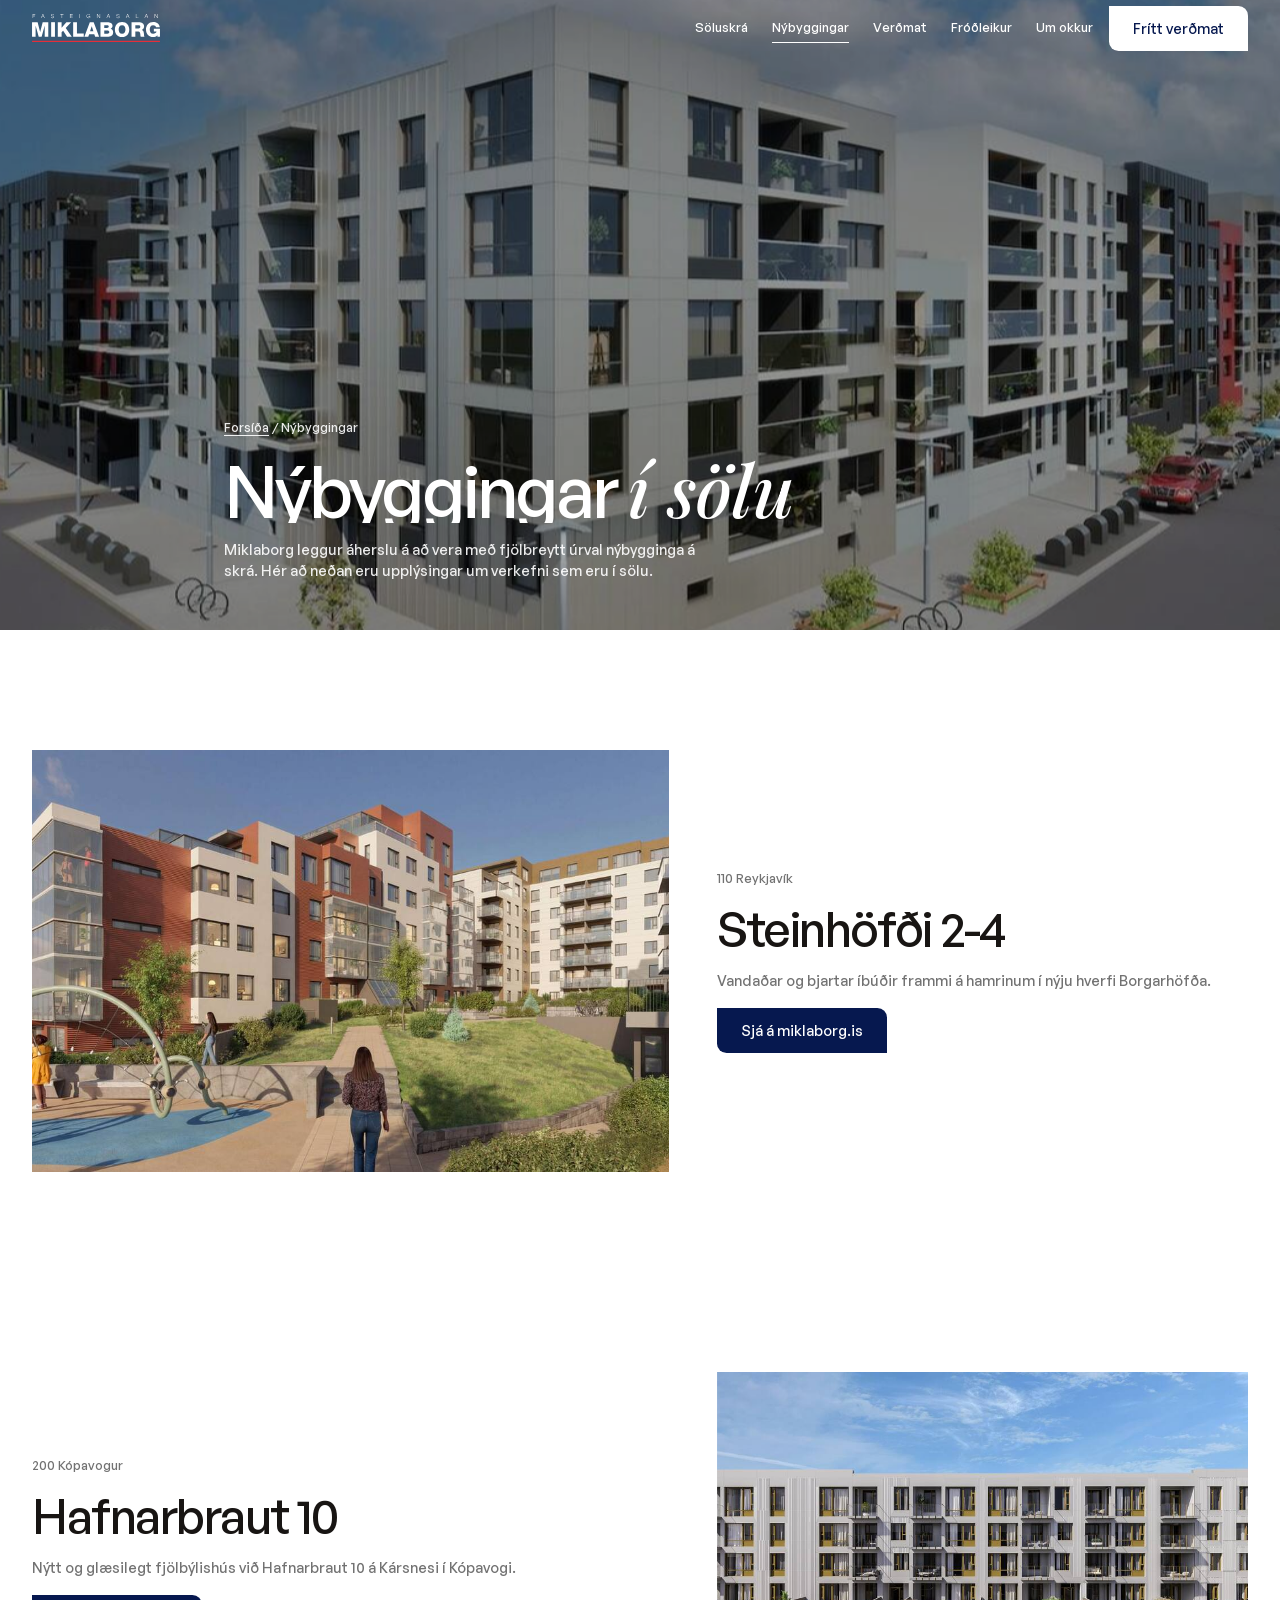
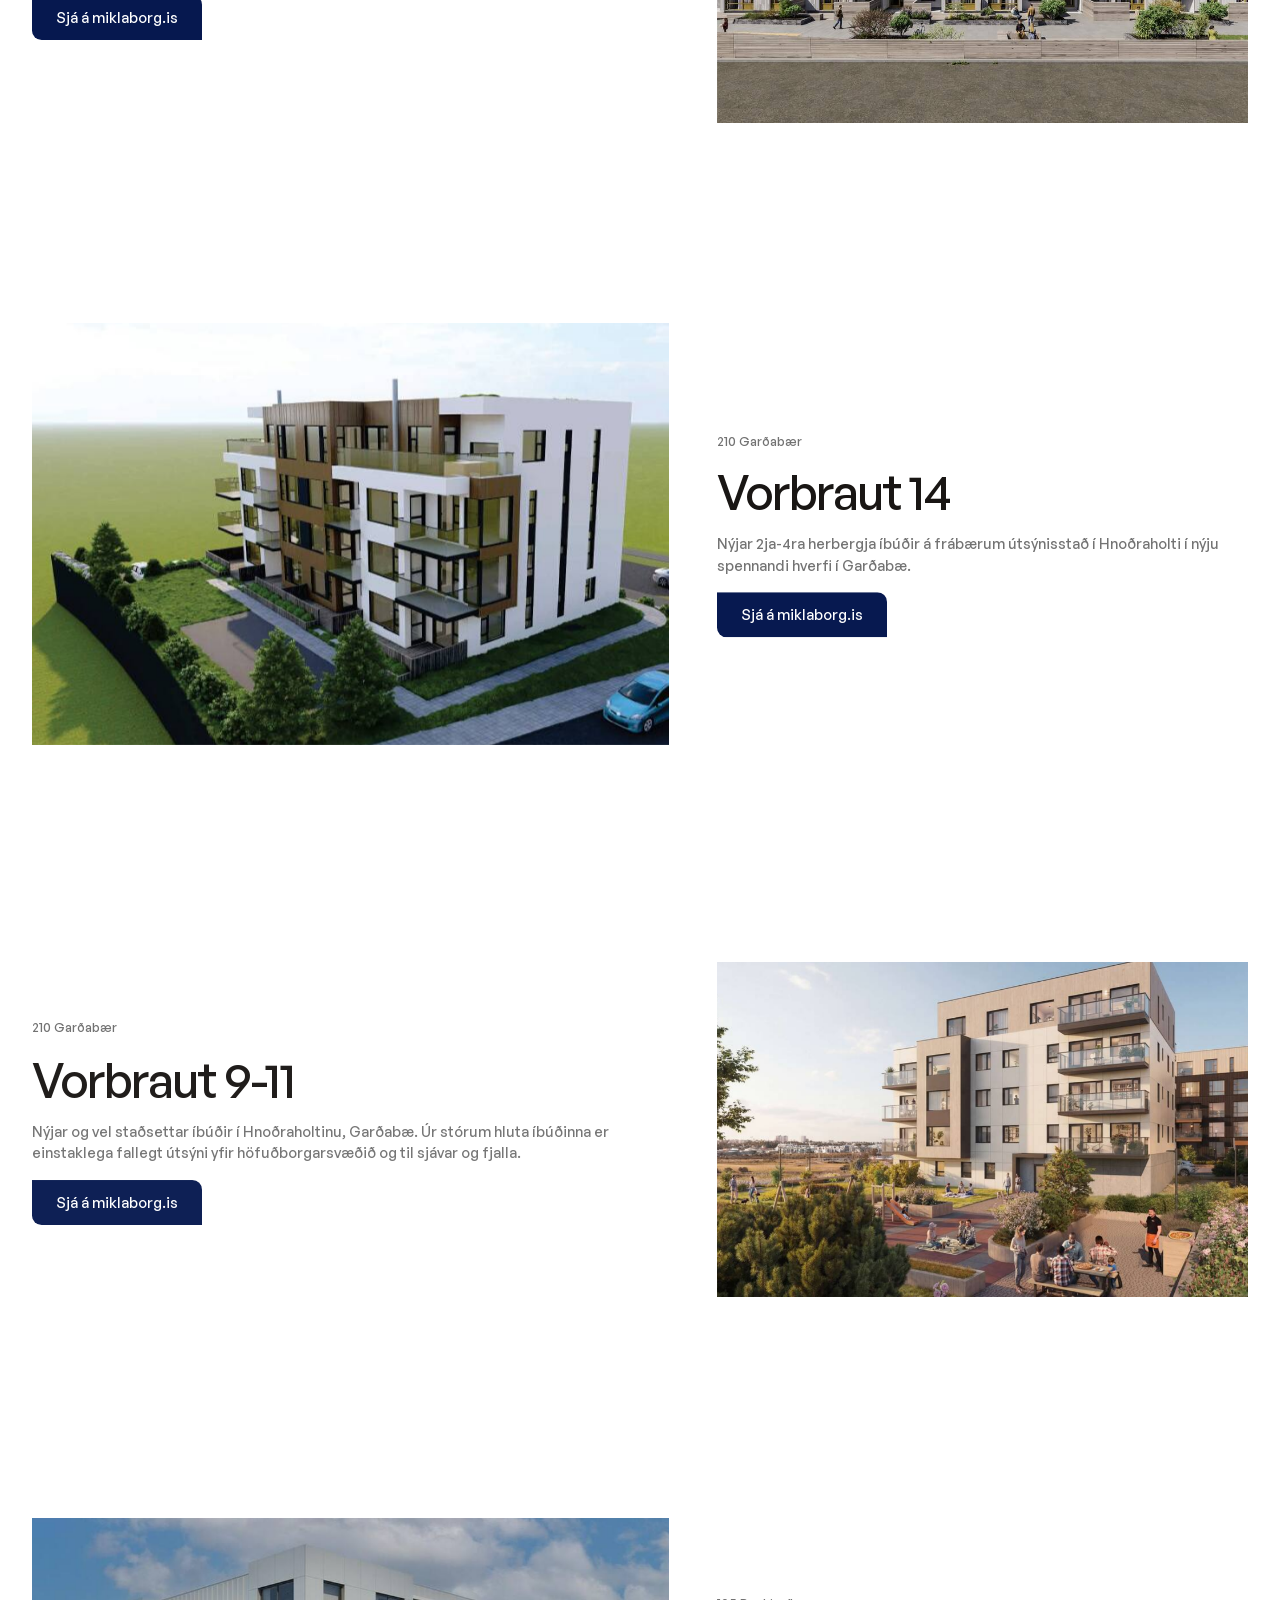
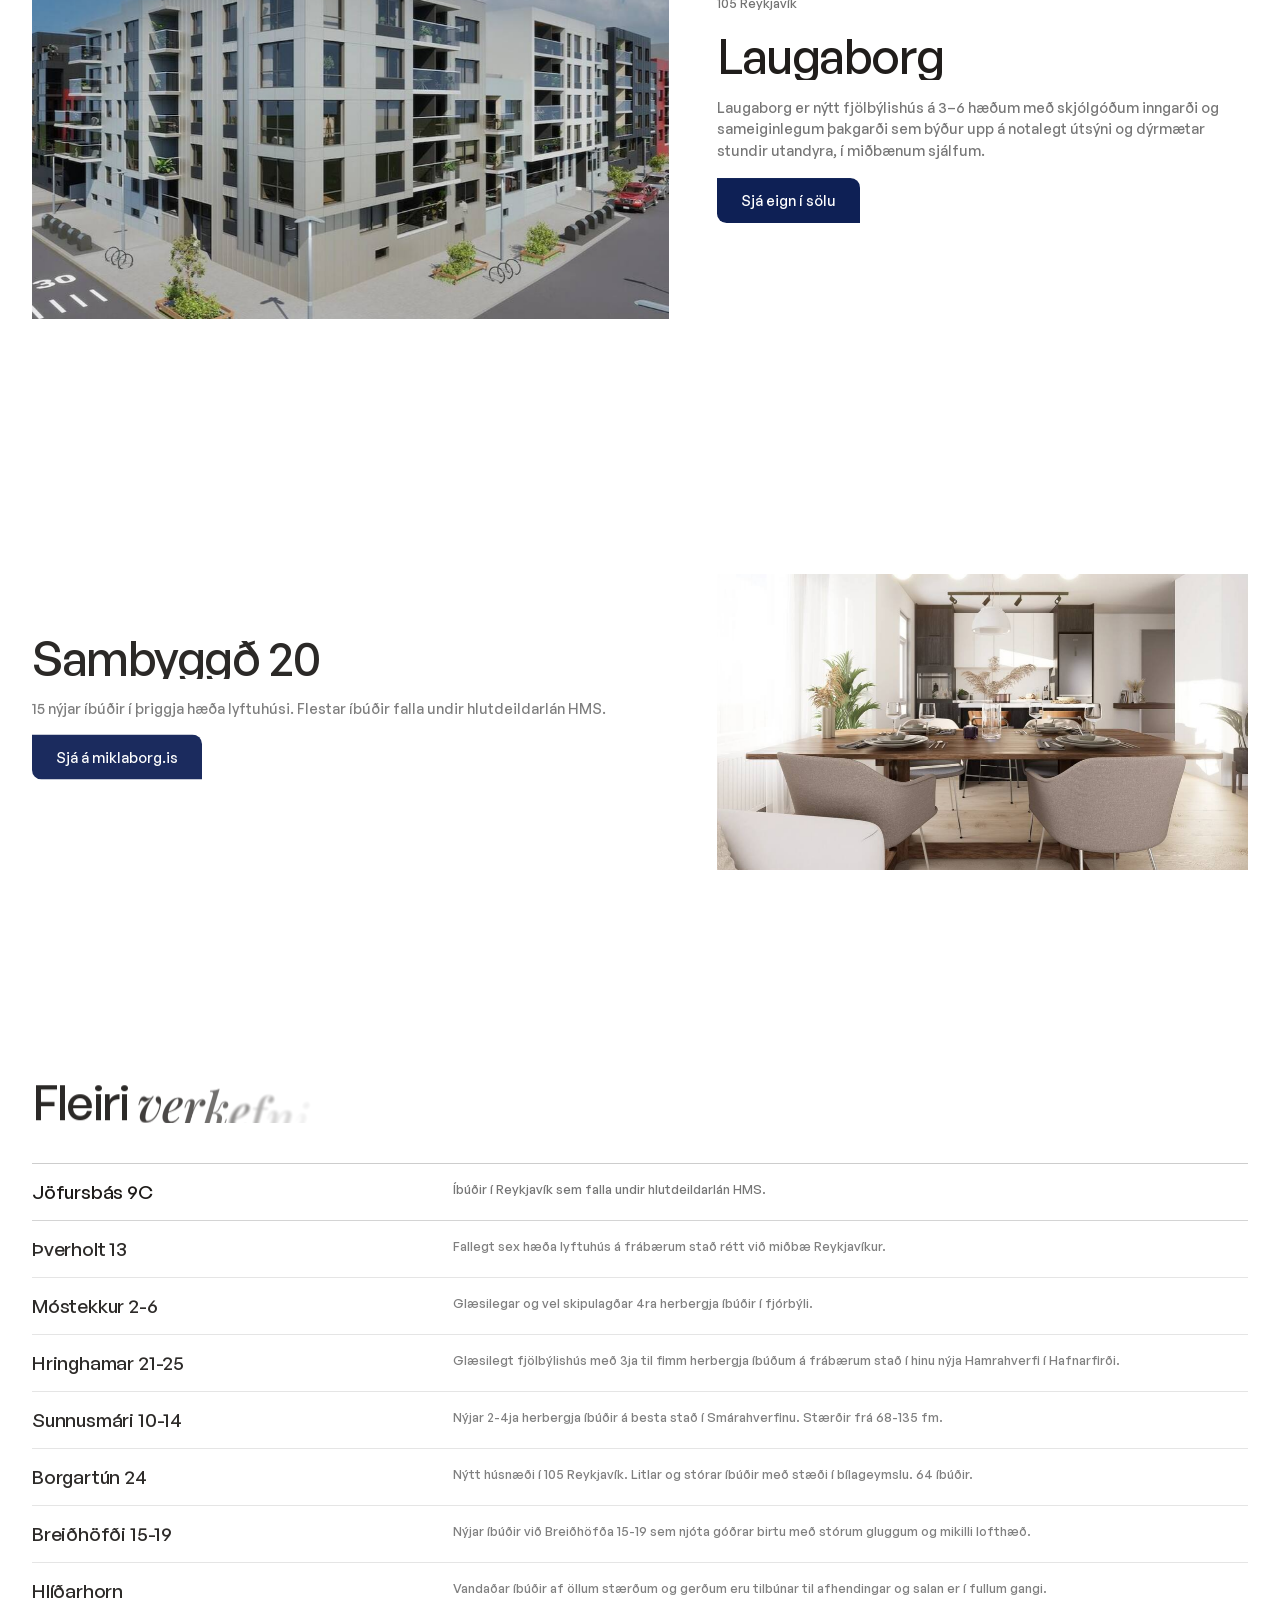
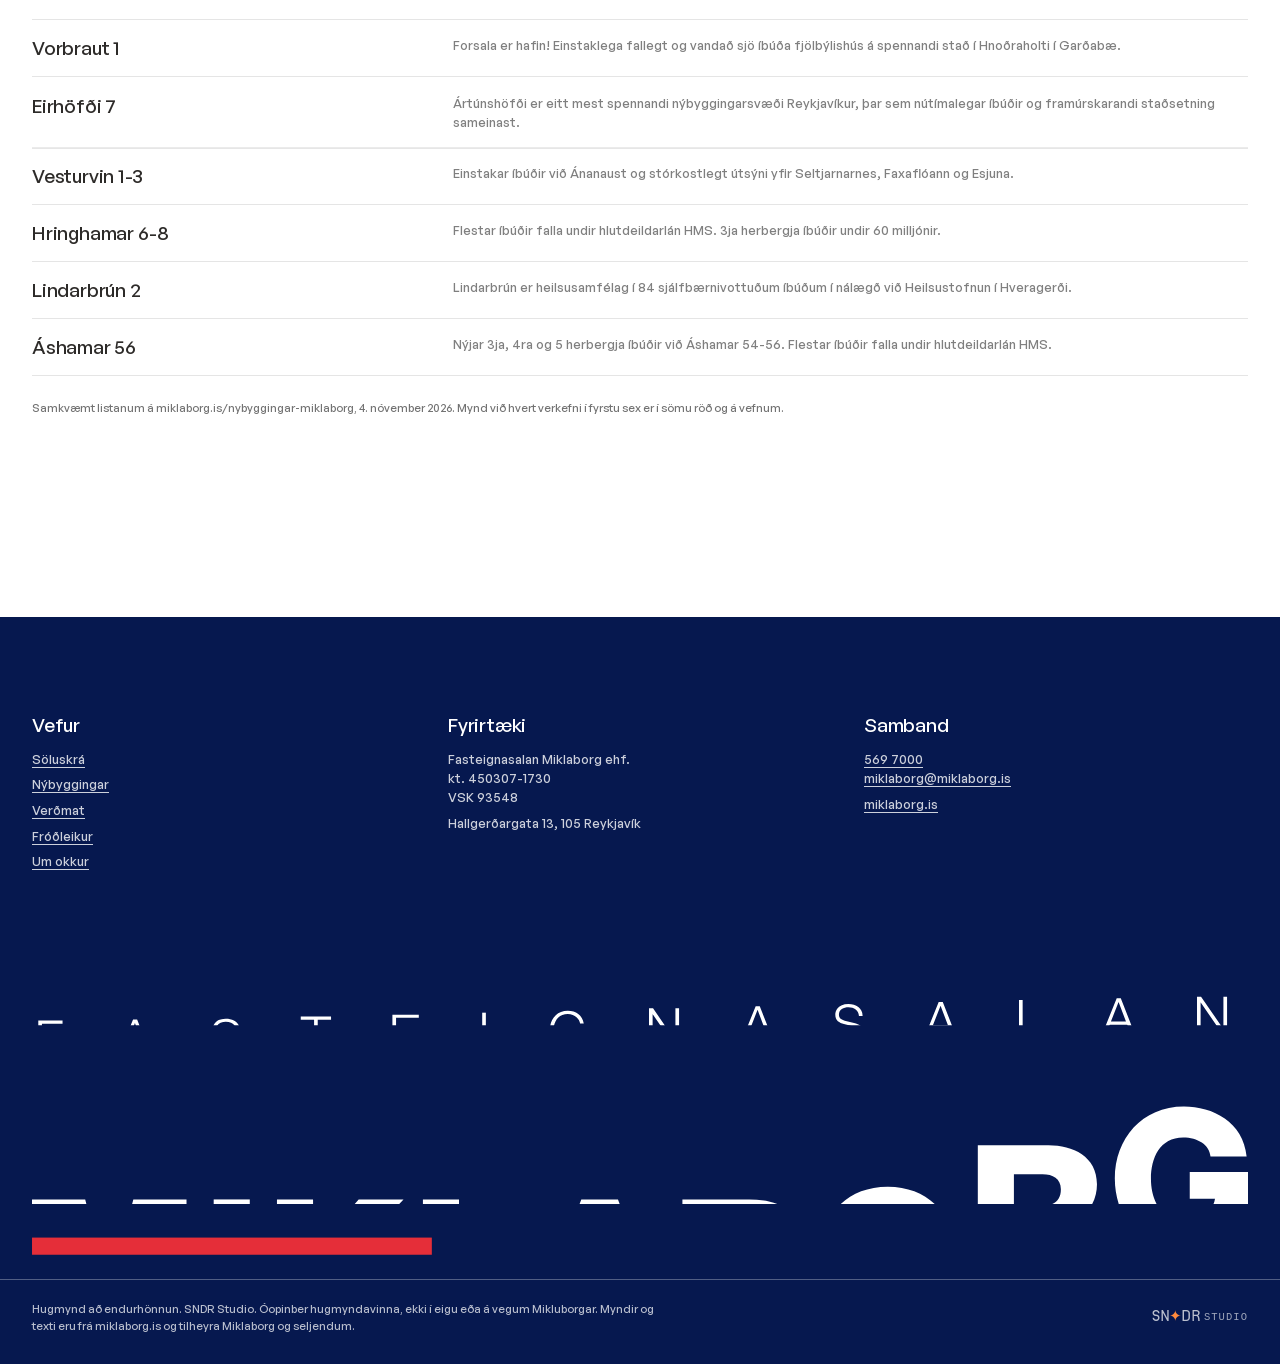
<file: nybyggingar/index.html>
<!doctype html>
<html lang="is" class="no-js" data-page="newbuilds">
<head>
<meta charset="utf-8">
<meta name="viewport" content="width=device-width, initial-scale=1">
<title>Nýbyggingar | Miklaborg (frumgerð)</title>
<meta name="description" content="Nýbyggingar sem Miklaborg selur. Frumgerð.">
<meta name="robots" content="noindex, nofollow">
<meta name="theme-color" content="#ffffff">
<link rel="icon" type="image/png" sizes="32x32" href="../assets/icons/favicon-32.png">
<link rel="icon" type="image/png" sizes="48x48" href="../assets/icons/favicon-48.png">
<link rel="apple-touch-icon" sizes="180x180" href="../assets/icons/apple-touch-icon.png">
<link rel="preload" href="../assets/fonts/GeneralSans-Variable.woff2" as="font" type="font/woff2" crossorigin>
<link rel="preload" href="../assets/fonts/PlayfairDisplay-MediumItalic.woff2" as="font" type="font/woff2" crossorigin>
<script>/* focus-guard: a focus ring only for people using a keyboard.

   The bug it ends: a menu, drawer or dialog opens and its FIRST link (or the dialog's close button)
   is outlined, as if it were selected. Cause: opening code calls first.focus(), or <dialog>.showModal()
   focuses the first control by itself. When nothing was focused before, the browser decides the ring is
   wanted. Safari never focuses a button on click and a touch tap never does either, so on iPhone,
   iPad and Safari the very first tap paints the ring. Chrome with a mouse hides it, which is why it
   passes the desktop check and then reappears on Sindri's phone.

   How: remember the last input kind on <html data-input="pointer|key"> and let focus-guard.css drop the
   ring while the last input was a pointer. Keyboard users keep every ring. Load before everything else
   (inline in <head>, ~400 bytes), no dependencies. Doc: _tools/focus-guard/README.md */
(function () {
  var root = document.documentElement;
  function set(v) { if (root.getAttribute('data-input') !== v) root.setAttribute('data-input', v); }
  addEventListener('pointerdown', function () { set('pointer'); }, true);
  addEventListener('keydown', function (e) {
    if (e.key === 'Shift' || e.key === 'Control' || e.key === 'Alt' || e.key === 'Meta') return;
    set('key');
  }, true);
})();
</script>
<script>(function(d){var r=d.documentElement;r.className=r.className.replace('no-js','js');
function vw(){r.style.setProperty('--vw',innerWidth+'px')}vw();addEventListener('resize',vw);
addEventListener('pagereveal',function(e){window.__mkVT=e.viewTransition?e.viewTransition.finished:null});
try{var rm=matchMedia('(prefers-reduced-motion: reduce)').matches;if(r.dataset.page==='home'&&!rm&&!sessionStorage.getItem('mkPre')&&!/[?&]nointro/.test(location.search)){r.classList.add('preloader-active');setTimeout(function(){r.classList.remove('preloader-active')},9000)}}catch(e){}})(document);</script>
<style>html.preloader-active{background:#06184f}</style>
<link rel="stylesheet" href="../assets/css/miklaborg.css">

</head>
<body data-theme="light">
<a class="skip" href="#main">Fara beint í efni</a>
<svg width="0" height="0" style="position:absolute" aria-hidden="true" focusable="false"><defs><clipPath id="mk-clip-big"><rect x="-20" y="126" width="2230" height="272"/></clipPath><clipPath id="mk-clip-small"><rect x="-20" y="-6" width="2230" height="82"/></clipPath></defs><symbol id="mk-logo" viewBox="0 0 2188.87 489.18"><polygon points="0 140.16 95.73 140.16 138.69 306.46 139.4 306.46 182.37 140.16 278.11 140.16 278.11 389.62 216.96 389.62 216.96 200.26 216.27 200.26 163.87 389.62 114.25 389.62 61.84 200.26 61.13 200.26 61.13 389.62 0 389.62 0 140.16" fill="currentColor" class="lg lg-big"/><rect x="327.03" y="140.16" width="64.97" height="249.46" fill="currentColor" class="lg lg-big"/><polygon points="440.92 140.16 505.91 140.16 505.91 235.89 588.01 140.16 668.72 140.16 576.48 238.34 680.25 389.62 599.54 389.62 532.46 284.81 505.91 312.75 505.91 389.62 440.92 389.62 440.92 140.16" fill="currentColor" class="lg lg-big"/><polygon points="703.67 140.16 768.63 140.16 768.63 333.72 885 333.72 885 389.62 703.67 389.62 703.67 140.16" fill="currentColor" class="lg lg-big"/><path d="M988.76,140.16h66.02l93.28,249.46h-67.77l-15.38-44.72h-87l-15.71,44.72h-66.73l93.3-249.46Zm4.19,156.53h56.59l-27.6-87.35h-.71l-28.28,87.35Z" fill="currentColor" class="lg lg-big"/><path d="M1170.77,140.16h116.69c42.99-.69,90.15,10.49,90.15,62.53,0,22.38-13.27,40.55-32.85,50.32,26.56,7.68,42.99,30.75,42.99,59.05,0,59.39-43.67,77.56-97.13,77.56h-119.84V140.16Zm64.99,98.18h50.32c11.17,0,26.54-5.94,26.54-23.76s-12.92-24.09-26.54-24.09h-50.32v47.86Zm0,99.24h52.05c20.61,0,34.94-7.35,34.94-27.96,0-22.02-15.37-29.35-34.94-29.35h-52.05v57.31Z" fill="currentColor" class="lg lg-big"/><path d="M1540.42,134.92c78.61,0,122.99,57.65,122.99,129.96s-44.38,129.98-122.99,129.98-122.97-57.65-122.97-129.98,44.35-129.96,122.97-129.96m0,204.04c41.93,0,58-37.04,58-74.08s-16.07-74.06-58-74.06-58.01,37.04-58.01,74.06,16.07,74.08,58.01,74.08" fill="currentColor" class="lg lg-big"/><path d="M1702.54,140.16h127.16c44.02,0,87.34,19.92,87.34,70.23,0,26.89-12.92,52.4-39.13,62.54v.7c26.56,6.3,34.24,35.99,36.33,59.74,.71,10.48,1.77,47.17,10.5,56.25h-64.29c-5.59-8.38-6.63-32.85-7.33-39.84-1.74-25.16-5.93-51.01-36.33-51.01h-49.28v90.85h-64.97V140.16Zm64.97,108.31h54.5c19.57,0,30.04-10.48,30.04-29.35s-14.66-26.89-32.82-26.89h-51.72v56.25Z" fill="currentColor" class="lg lg-big"/><path d="M2188.87,389.62h-41.93l-3.84-27.25c-17.13,24.09-46.47,32.5-69.54,32.5-75.47,0-124.38-57.66-124.38-129.99s48.91-129.96,124.38-129.96c51.7,0,106.9,27.61,112.85,90.15h-64.98c-2.09-21.32-23.06-34.25-49.25-34.25-41.94,0-58,37.04-58,74.06s16.06,74.08,58,74.08c32.14,0,53.8-15.03,57.3-37.73h-45.44v-48.21h104.83v136.61Z" fill="currentColor" class="lg lg-big"/><polygon points="11.3 1.43 54.95 1.43 54.95 7.03 17.84 7.03 17.84 31.9 50.81 31.9 50.81 37.48 17.84 37.48 17.84 70.26 11.3 70.26 11.3 1.43" fill="currentColor" class="lg lg-small"/><path d="M181.88,1.43h7.33l26.98,68.84h-7.03l-8.39-21.4h-31.32l-8.28,21.4h-7.03L181.88,1.43Zm-10.41,41.84h27.08l-13.3-35.27-13.79,35.27Z" fill="currentColor" class="lg lg-small"/><path d="M329.54,47.6c-.29,14.17,9.92,18.51,22.46,18.51,7.23,0,18.21-3.95,18.21-13.97,0-7.82-7.81-10.9-14.16-12.45l-15.33-3.75c-8.09-2.02-15.52-5.86-15.52-16.57,0-6.76,4.34-19.37,23.71-19.37,13.58,0,25.53,7.32,25.44,21.39h-6.55c-.39-10.49-9.06-15.81-18.79-15.81-8.97,0-17.25,3.49-17.25,13.7,0,6.46,4.81,9.15,10.4,10.51l16.78,4.14c9.73,2.6,17.82,6.84,17.82,18.11,0,4.72-1.93,19.66-26.31,19.66-16.29,0-28.24-7.32-27.47-24.09h6.55Z" fill="currentColor" class="lg lg-small"/><polygon points="483.75 1.43 538.29 1.43 538.29 7.03 514.31 7.03 514.31 70.26 507.75 70.26 507.75 7.03 483.75 7.03 483.75 1.43" fill="currentColor" class="lg lg-small"/><polygon points="648.74 1.43 696.27 1.43 696.27 7.03 655.31 7.03 655.31 31.9 693.67 31.9 693.67 37.48 655.31 37.48 655.31 64.66 696.75 64.66 696.75 70.26 648.74 70.26 648.74 1.43" fill="currentColor" class="lg lg-small"/><rect x="810.38" y="1.43" width="6.57" height="68.83" fill="currentColor" class="lg lg-small"/><path d="M994.08,70.26h-4.73l-.87-12.54h-.19c-4.62,9.83-13.88,13.98-23.8,13.98-21.68,0-32.48-17.06-32.48-35.86S942.81,0,964.48,0c14.47,0,26.22,7.79,28.73,22.83h-6.56c-.86-7.9-9.05-17.26-22.17-17.26-18.22,0-25.91,15.23-25.91,30.27s7.69,30.27,25.91,30.27c15.24,0,24.1-10.7,23.8-25.25h-23.41v-5.59h29.2v34.99Z" fill="currentColor" class="lg lg-small"/><polygon points="1110.6 1.43 1117.92 1.43 1158.02 59.65 1158.2 59.65 1158.2 1.43 1164.77 1.43 1164.77 70.26 1157.44 70.26 1117.34 12.05 1117.15 12.05 1117.15 70.26 1110.6 70.26 1110.6 1.43" fill="currentColor" class="lg lg-small"/><path d="M1302.68,1.43h7.33l26.98,68.84h-7.03l-8.38-21.4h-31.31l-8.3,21.4h-7.03L1302.68,1.43Zm-10.4,41.84h27.08l-13.31-35.27-13.78,35.27Z" fill="currentColor" class="lg lg-small"/><path d="M1450.34,47.6c-.28,14.17,9.93,18.51,22.45,18.51,7.23,0,18.22-3.95,18.22-13.97,0-7.82-7.8-10.9-14.18-12.45l-15.32-3.75c-8.1-2.02-15.51-5.86-15.51-16.57,0-6.76,4.33-19.37,23.7-19.37,13.6,0,25.55,7.32,25.45,21.39h-6.56c-.37-10.49-9.05-15.81-18.8-15.81-8.95,0-17.25,3.49-17.25,13.7,0,6.46,4.83,9.15,10.42,10.51l16.76,4.14c9.74,2.6,17.84,6.84,17.84,18.11,0,4.72-1.93,19.66-26.3,19.66-16.3,0-28.24-7.32-27.48-24.09h6.55Z" fill="currentColor" class="lg lg-small"/><path d="M1632.11,1.43h7.33l26.99,68.84h-7.03l-8.37-21.4h-31.34l-8.3,21.4h-7.03L1632.11,1.43Zm-10.41,41.84h27.08l-13.31-35.27-13.78,35.27Z" fill="currentColor" class="lg lg-small"/><polygon points="1776.69 1.43 1783.24 1.43 1783.24 64.66 1821.79 64.66 1821.79 70.26 1776.69 70.26 1776.69 1.43" fill="currentColor" class="lg lg-small"/><path d="M1952.58,1.43h7.32l26.99,68.84h-7.04l-8.38-21.4h-31.32l-8.3,21.4h-7.03L1952.58,1.43Zm-10.42,41.84h27.08l-13.31-35.27-13.78,35.27Z" fill="currentColor" class="lg lg-small"/><polygon points="2097.05 1.43 2104.38 1.43 2144.47 59.65 2144.65 59.65 2144.65 1.43 2151.22 1.43 2151.22 70.26 2143.9 70.26 2103.8 12.05 2103.6 12.05 2103.6 70.26 2097.05 70.26 2097.05 1.43" fill="currentColor" class="lg lg-small"/><rect y="458.28" width="2188.87" height="30.9" fill="#e52e39" class="lg-red"/></symbol></svg>

<header class="hd" data-header>
  <a class="hd-logo" href="../" aria-label="Miklaborg, forsíða" translate="no"><svg class="logo " viewBox="0 0 2188.87 489.18" role="img" aria-label="Miklaborg fasteignasala"><use href="#mk-logo"/></svg></a>
  <nav class="hd-nav" aria-label="Aðalvalmynd"><a class="hd-link desc-m" href="../soluskra/"><span class="btn-label">Söluskrá</span></a><a class="hd-link desc-m is-active" href="../nybyggingar/"><span class="btn-label">Nýbyggingar</span></a><a class="hd-link desc-m" href="../verdmat/"><span class="btn-label">Verðmat</span></a><a class="hd-link desc-m" href="https://miklaborg.is/frodleikur" target="_blank" rel="noopener noreferrer"><span class="btn-label">Fróðleikur</span></a><a class="hd-link desc-m" href="../um-okkur/"><span class="btn-label">Um okkur</span></a></nav>
  <a class="btn size-m hd-cta" href="../verdmat/"><span class="btn-label">Frítt verðmat</span></a>
  <button class="hd-burger" type="button" aria-expanded="false" aria-controls="menu" aria-label="Opna valmynd"><span></span><span></span></button>
</header>
<div class="menu" id="menu" role="dialog" aria-modal="true" aria-label="Valmynd" hidden>
  <div class="menu-bg"></div>
  <div class="menu-panel" tabindex="-1">
    <ul class="menu-list"><li><a class="menu-link title-l" href="../soluskra/">Söluskrá</a></li><li><a class="menu-link title-l" href="../nybyggingar/">Nýbyggingar</a></li><li><a class="menu-link title-l" href="../verdmat/">Verðmat</a></li><li><a class="menu-link title-l" href="https://miklaborg.is/frodleikur" target="_blank" rel="noopener noreferrer">Fróðleikur</a></li><li><a class="menu-link title-l" href="../um-okkur/">Um okkur</a></li></ul>
    <div class="menu-contact desc-l"><p>Hallgerðargata 13, 105 Reykjavík</p><p><a href="tel:+3545697000">569 7000</a></p><p><a href="mailto:miklaborg@miklaborg.is">miklaborg@miklaborg.is</a></p></div>
  </div>
</div>
<div class="layer" id="top"><main id="main">
<section class="first inner inner-img" data-inner-hero data-header-over>
  <div class="inner-bg" data-inner-bg><img src="../assets/img/nb-laugaborg.jpg" alt="" width="1100" height="651" loading="eager" decoding="async"></div>
  <div class="container inner-in"><p class="desc-m crumb crumb-w"><a href="../">Forsíða</a> / Nýbyggingar</p><h1 class="title-2xl inner-title" data-hero-title>Nýbyggingar <em>í sölu</em></h1><p class="desc-l inner-p" data-hero-p>Miklaborg leggur áherslu á að vera með fjölbreytt úrval nýbygginga á skrá. Hér að neðan eru upplýsingar um verkefni sem eru í sölu.</p></div>
</section>
<section class="nb-list block"><div class="container"><article class="nb" id="steinhofdi" data-nb><div class="nb-img" data-nb-img><img src="../assets/img/nb-steinhofdi.jpg" alt="Steinhöfði 2-4" width="1100" height="619" loading="lazy" decoding="async"></div><div class="nb-text"><p class="desc-m nb-post">110 Reykjavík</p><h2 class="title-l" data-lines>Steinhöfði 2-4</h2><p class="desc-l" data-fade>Vandaðar og bjartar íbúðir frammi á hamrinum í nýju hverfi Borgarhöfða.</p><div data-fade><a class="btn size-m" href="https://miklaborg.is/steinhofdi-2-4" target="_blank" rel="noopener noreferrer"><span class="btn-label">Sjá á miklaborg.is</span></a></div></div></article><article class="nb nb-flip" id="hafnarbraut" data-nb><div class="nb-img" data-nb-img><img src="../assets/img/nb-hafnarbraut.jpg" alt="Hafnarbraut 10" width="1100" height="619" loading="lazy" decoding="async"></div><div class="nb-text"><p class="desc-m nb-post">200 Kópavogur</p><h2 class="title-l" data-lines>Hafnarbraut 10</h2><p class="desc-l" data-fade>Nýtt og glæsilegt fjölbýlishús við Hafnarbraut 10 á Kársnesi í Kópavogi.</p><div data-fade><a class="btn size-m" href="https://miklaborg.is/hafnarbraut-10" target="_blank" rel="noopener noreferrer"><span class="btn-label">Sjá á miklaborg.is</span></a></div></div></article><article class="nb" id="vorbraut14" data-nb><div class="nb-img" data-nb-img><img src="../assets/img/nb-vorbraut14.jpg" alt="Vorbraut 14" width="735" height="525" loading="lazy" decoding="async"></div><div class="nb-text"><p class="desc-m nb-post">210 Garðabær</p><h2 class="title-l" data-lines>Vorbraut 14</h2><p class="desc-l" data-fade>Nýjar 2ja-4ra herbergja íbúðir á frábærum útsýnisstað í Hnoðraholti í nýju spennandi hverfi í Garðabæ.</p><div data-fade><a class="btn size-m" href="https://miklaborg.is/vorbraut-14" target="_blank" rel="noopener noreferrer"><span class="btn-label">Sjá á miklaborg.is</span></a></div></div></article><article class="nb nb-flip" id="vorbraut9" data-nb><div class="nb-img" data-nb-img><img src="../assets/img/nb-vorbraut9.jpg" alt="Vorbraut 9-11" width="1100" height="619" loading="lazy" decoding="async"></div><div class="nb-text"><p class="desc-m nb-post">210 Garðabær</p><h2 class="title-l" data-lines>Vorbraut 9-11</h2><p class="desc-l" data-fade>Nýjar og vel staðsettar íbúðir í Hnoðraholtinu, Garðabæ. Úr stórum hluta íbúðinna er einstaklega fallegt útsýni yfir höfuðborgarsvæðið og til sjávar og fjalla.</p><div data-fade><a class="btn size-m" href="https://miklaborg.is/vorbraut-9-11" target="_blank" rel="noopener noreferrer"><span class="btn-label">Sjá á miklaborg.is</span></a></div></div></article><article class="nb" id="laugaborg" data-nb><div class="nb-img" data-nb-img><img src="../assets/img/nb-laugaborg.jpg" alt="Laugaborg" width="1100" height="651" loading="lazy" decoding="async"></div><div class="nb-text"><p class="desc-m nb-post">105 Reykjavík</p><h2 class="title-l" data-lines>Laugaborg</h2><p class="desc-l" data-fade>Laugaborg er nýtt fjölbýlishús á 3–6 hæðum með skjólgóðum inngarði og sameiginlegum þakgarði sem býður upp á notalegt útsýni og dýrmætar stundir utandyra, í miðbænum sjálfum.</p><div data-fade><a class="btn size-m" href="../eign/laugaborg-509/"><span class="btn-label">Sjá eign í sölu</span></a></div></div></article><article class="nb nb-flip" id="sambyggd" data-nb><div class="nb-img" data-nb-img><img src="../assets/img/nb-sambyggd.jpg" alt="Sambyggð 20" width="1100" height="732" loading="lazy" decoding="async"></div><div class="nb-text"><p class="desc-m nb-post"></p><h2 class="title-l" data-lines>Sambyggð 20</h2><p class="desc-l" data-fade>15 nýjar íbúðir í þriggja hæða lyftuhúsi. Flestar íbúðir falla undir hlutdeildarlán HMS.</p><div data-fade><a class="btn size-m" href="https://miklaborg.is/sambyggd-20" target="_blank" rel="noopener noreferrer"><span class="btn-label">Sjá á miklaborg.is</span></a></div></div></article></div></section>
<section class="nb-index block"><div class="container"><h2 class="title-l" data-lines>Fleiri <em>verkefni</em></h2><ul class="nbi"><li class="nbi-row"><h3 class="title-s">Jöfursbás 9C</h3><p class="desc-m">Íbúðir í Reykjavík sem falla undir hlutdeildarlán HMS.</p></li><li class="nbi-row"><h3 class="title-s">Þverholt 13</h3><p class="desc-m">Fallegt sex hæða lyftuhús á frábærum stað rétt við miðbæ Reykjavíkur.</p></li><li class="nbi-row"><h3 class="title-s">Móstekkur 2-6</h3><p class="desc-m">Glæsilegar og vel skipulagðar 4ra herbergja íbúðir í fjórbýli.</p></li><li class="nbi-row"><h3 class="title-s">Hringhamar 21-25</h3><p class="desc-m">Glæsilegt fjölbýlishús með 3ja til fimm herbergja íbúðum á frábærum stað í hinu nýja Hamrahverfi í Hafnarfirði.</p></li><li class="nbi-row"><h3 class="title-s">Sunnusmári 10-14</h3><p class="desc-m">Nýjar 2-4ja herbergja íbúðir á besta stað í Smárahverfinu. Stærðir frá 68-135 fm.</p></li><li class="nbi-row"><h3 class="title-s">Borgartún 24</h3><p class="desc-m">Nýtt húsnæði í 105 Reykjavík. Litlar og stórar íbúðir með stæði í bílageymslu. 64 íbúðir.</p></li><li class="nbi-row"><h3 class="title-s">Breiðhöfði 15-19</h3><p class="desc-m">Nýjar íbúðir við Breiðhöfða 15-19 sem njóta góðrar birtu með stórum gluggum og mikilli lofthæð.</p></li><li class="nbi-row"><h3 class="title-s">Hlíðarhorn</h3><p class="desc-m">Vandaðar íbúðir af öllum stærðum og gerðum eru tilbúnar til afhendingar og salan er í fullum gangi.</p></li><li class="nbi-row"><h3 class="title-s">Vorbraut 1</h3><p class="desc-m">Forsala er hafin! Einstaklega fallegt og vandað sjö íbúða fjölbýlishús á spennandi stað í Hnoðraholti í Garðabæ.</p></li><li class="nbi-row"><h3 class="title-s">Eirhöfði 7</h3><p class="desc-m">Ártúnshöfði er eitt mest spennandi nýbyggingarsvæði Reykjavíkur, þar sem nútímalegar íbúðir og framúrskarandi staðsetning sameinast.</p></li><li class="nbi-row"><h3 class="title-s">Vesturvin 1-3</h3><p class="desc-m">Einstakar íbúðir við Ánanaust og stórkostlegt útsýni yfir Seltjarnarnes, Faxaflóann og Esjuna.</p></li><li class="nbi-row"><h3 class="title-s">Hringhamar 6-8</h3><p class="desc-m">Flestar íbúðir falla undir hlutdeildarlán HMS. 3ja herbergja íbúðir undir 60 milljónir.</p></li><li class="nbi-row"><h3 class="title-s">Lindarbrún 2</h3><p class="desc-m">Lindarbrún er heilsusamfélag í 84 sjálfbærnivottuðum íbúðum í nálægð við Heilsustofnun í Hveragerði.</p></li><li class="nbi-row"><h3 class="title-s">Áshamar 56</h3><p class="desc-m">Nýjar 3ja, 4ra og 5 herbergja íbúðir við Áshamar 54-56. Flestar íbúðir falla undir hlutdeildarlán HMS.</p></li></ul><p class="desc-s nbi-foot">Samkvæmt listanum á miklaborg.is/nybyggingar-miklaborg, 4. nóvember 2026. Mynd við hvert verkefni í fyrstu sex er í sömu röð og á vefnum.</p></div></section></main><footer class="ft" data-theme-ignore>
  <div class="ft-inner">
    <div class="ft-cols">
      <div class="ft-col" data-acc><button class="ft-head title-s" type="button" aria-expanded="false" aria-controls="ft-vefur"><span>Vefur</span><svg class="ft-arr" viewBox="0 0 16 16" aria-hidden="true" focusable="false"><path d="M3 6l5 5 5-5" fill="none" stroke="currentColor" stroke-width="1.4"/></svg></button><div class="ft-body desc-m" id="ft-vefur"><ul><li><a href="../soluskra/">Söluskrá</a></li><li><a href="../nybyggingar/">Nýbyggingar</a></li><li><a href="../verdmat/">Verðmat</a></li><li><a href="https://miklaborg.is/frodleikur" target="_blank" rel="noopener noreferrer">Fróðleikur</a></li><li><a href="../um-okkur/">Um okkur</a></li></ul></div></div>
      <div class="ft-col" data-acc><button class="ft-head title-s" type="button" aria-expanded="false" aria-controls="ft-fyrirtaeki"><span>Fyrirtæki</span><svg class="ft-arr" viewBox="0 0 16 16" aria-hidden="true" focusable="false"><path d="M3 6l5 5 5-5" fill="none" stroke="currentColor" stroke-width="1.4"/></svg></button><div class="ft-body desc-m" id="ft-fyrirtaeki"><p><span translate="no">Fasteignasalan Miklaborg ehf.</span><br>kt. 450307-1730<br>VSK 93548</p><p>Hallgerðargata 13, 105 Reykjavík</p></div></div>
      <div class="ft-col" data-acc><button class="ft-head title-s" type="button" aria-expanded="false" aria-controls="ft-samband"><span>Samband</span><svg class="ft-arr" viewBox="0 0 16 16" aria-hidden="true" focusable="false"><path d="M3 6l5 5 5-5" fill="none" stroke="currentColor" stroke-width="1.4"/></svg></button><div class="ft-body desc-m" id="ft-samband"><p><a href="tel:+3545697000">569 7000</a><br><a href="mailto:miklaborg@miklaborg.is">miklaborg@miklaborg.is</a></p><p><a href="https://miklaborg.is" target="_blank" rel="noopener noreferrer">miklaborg.is</a></p></div></div>
    </div>
    <div class="ft-mark" aria-hidden="true"><svg class="logo ft-logo" viewBox="0 0 2188.87 489.18" aria-hidden="true" focusable="false"><g clip-path="url(#mk-clip-big)"><polygon points="0 140.16 95.73 140.16 138.69 306.46 139.4 306.46 182.37 140.16 278.11 140.16 278.11 389.62 216.96 389.62 216.96 200.26 216.27 200.26 163.87 389.62 114.25 389.62 61.84 200.26 61.13 200.26 61.13 389.62 0 389.62 0 140.16" fill="currentColor" class="lg lg-big"/><rect x="327.03" y="140.16" width="64.97" height="249.46" fill="currentColor" class="lg lg-big"/><polygon points="440.92 140.16 505.91 140.16 505.91 235.89 588.01 140.16 668.72 140.16 576.48 238.34 680.25 389.62 599.54 389.62 532.46 284.81 505.91 312.75 505.91 389.62 440.92 389.62 440.92 140.16" fill="currentColor" class="lg lg-big"/><polygon points="703.67 140.16 768.63 140.16 768.63 333.72 885 333.72 885 389.62 703.67 389.62 703.67 140.16" fill="currentColor" class="lg lg-big"/><path d="M988.76,140.16h66.02l93.28,249.46h-67.77l-15.38-44.72h-87l-15.71,44.72h-66.73l93.3-249.46Zm4.19,156.53h56.59l-27.6-87.35h-.71l-28.28,87.35Z" fill="currentColor" class="lg lg-big"/><path d="M1170.77,140.16h116.69c42.99-.69,90.15,10.49,90.15,62.53,0,22.38-13.27,40.55-32.85,50.32,26.56,7.68,42.99,30.75,42.99,59.05,0,59.39-43.67,77.56-97.13,77.56h-119.84V140.16Zm64.99,98.18h50.32c11.17,0,26.54-5.94,26.54-23.76s-12.92-24.09-26.54-24.09h-50.32v47.86Zm0,99.24h52.05c20.61,0,34.94-7.35,34.94-27.96,0-22.02-15.37-29.35-34.94-29.35h-52.05v57.31Z" fill="currentColor" class="lg lg-big"/><path d="M1540.42,134.92c78.61,0,122.99,57.65,122.99,129.96s-44.38,129.98-122.99,129.98-122.97-57.65-122.97-129.98,44.35-129.96,122.97-129.96m0,204.04c41.93,0,58-37.04,58-74.08s-16.07-74.06-58-74.06-58.01,37.04-58.01,74.06,16.07,74.08,58.01,74.08" fill="currentColor" class="lg lg-big"/><path d="M1702.54,140.16h127.16c44.02,0,87.34,19.92,87.34,70.23,0,26.89-12.92,52.4-39.13,62.54v.7c26.56,6.3,34.24,35.99,36.33,59.74,.71,10.48,1.77,47.17,10.5,56.25h-64.29c-5.59-8.38-6.63-32.85-7.33-39.84-1.74-25.16-5.93-51.01-36.33-51.01h-49.28v90.85h-64.97V140.16Zm64.97,108.31h54.5c19.57,0,30.04-10.48,30.04-29.35s-14.66-26.89-32.82-26.89h-51.72v56.25Z" fill="currentColor" class="lg lg-big"/><path d="M2188.87,389.62h-41.93l-3.84-27.25c-17.13,24.09-46.47,32.5-69.54,32.5-75.47,0-124.38-57.66-124.38-129.99s48.91-129.96,124.38-129.96c51.7,0,106.9,27.61,112.85,90.15h-64.98c-2.09-21.32-23.06-34.25-49.25-34.25-41.94,0-58,37.04-58,74.06s16.06,74.08,58,74.08c32.14,0,53.8-15.03,57.3-37.73h-45.44v-48.21h104.83v136.61Z" fill="currentColor" class="lg lg-big"/></g><g clip-path="url(#mk-clip-small)"><polygon points="11.3 1.43 54.95 1.43 54.95 7.03 17.84 7.03 17.84 31.9 50.81 31.9 50.81 37.48 17.84 37.48 17.84 70.26 11.3 70.26 11.3 1.43" fill="currentColor" class="lg lg-small"/><path d="M181.88,1.43h7.33l26.98,68.84h-7.03l-8.39-21.4h-31.32l-8.28,21.4h-7.03L181.88,1.43Zm-10.41,41.84h27.08l-13.3-35.27-13.79,35.27Z" fill="currentColor" class="lg lg-small"/><path d="M329.54,47.6c-.29,14.17,9.92,18.51,22.46,18.51,7.23,0,18.21-3.95,18.21-13.97,0-7.82-7.81-10.9-14.16-12.45l-15.33-3.75c-8.09-2.02-15.52-5.86-15.52-16.57,0-6.76,4.34-19.37,23.71-19.37,13.58,0,25.53,7.32,25.44,21.39h-6.55c-.39-10.49-9.06-15.81-18.79-15.81-8.97,0-17.25,3.49-17.25,13.7,0,6.46,4.81,9.15,10.4,10.51l16.78,4.14c9.73,2.6,17.82,6.84,17.82,18.11,0,4.72-1.93,19.66-26.31,19.66-16.29,0-28.24-7.32-27.47-24.09h6.55Z" fill="currentColor" class="lg lg-small"/><polygon points="483.75 1.43 538.29 1.43 538.29 7.03 514.31 7.03 514.31 70.26 507.75 70.26 507.75 7.03 483.75 7.03 483.75 1.43" fill="currentColor" class="lg lg-small"/><polygon points="648.74 1.43 696.27 1.43 696.27 7.03 655.31 7.03 655.31 31.9 693.67 31.9 693.67 37.48 655.31 37.48 655.31 64.66 696.75 64.66 696.75 70.26 648.74 70.26 648.74 1.43" fill="currentColor" class="lg lg-small"/><rect x="810.38" y="1.43" width="6.57" height="68.83" fill="currentColor" class="lg lg-small"/><path d="M994.08,70.26h-4.73l-.87-12.54h-.19c-4.62,9.83-13.88,13.98-23.8,13.98-21.68,0-32.48-17.06-32.48-35.86S942.81,0,964.48,0c14.47,0,26.22,7.79,28.73,22.83h-6.56c-.86-7.9-9.05-17.26-22.17-17.26-18.22,0-25.91,15.23-25.91,30.27s7.69,30.27,25.91,30.27c15.24,0,24.1-10.7,23.8-25.25h-23.41v-5.59h29.2v34.99Z" fill="currentColor" class="lg lg-small"/><polygon points="1110.6 1.43 1117.92 1.43 1158.02 59.65 1158.2 59.65 1158.2 1.43 1164.77 1.43 1164.77 70.26 1157.44 70.26 1117.34 12.05 1117.15 12.05 1117.15 70.26 1110.6 70.26 1110.6 1.43" fill="currentColor" class="lg lg-small"/><path d="M1302.68,1.43h7.33l26.98,68.84h-7.03l-8.38-21.4h-31.31l-8.3,21.4h-7.03L1302.68,1.43Zm-10.4,41.84h27.08l-13.31-35.27-13.78,35.27Z" fill="currentColor" class="lg lg-small"/><path d="M1450.34,47.6c-.28,14.17,9.93,18.51,22.45,18.51,7.23,0,18.22-3.95,18.22-13.97,0-7.82-7.8-10.9-14.18-12.45l-15.32-3.75c-8.1-2.02-15.51-5.86-15.51-16.57,0-6.76,4.33-19.37,23.7-19.37,13.6,0,25.55,7.32,25.45,21.39h-6.56c-.37-10.49-9.05-15.81-18.8-15.81-8.95,0-17.25,3.49-17.25,13.7,0,6.46,4.83,9.15,10.42,10.51l16.76,4.14c9.74,2.6,17.84,6.84,17.84,18.11,0,4.72-1.93,19.66-26.3,19.66-16.3,0-28.24-7.32-27.48-24.09h6.55Z" fill="currentColor" class="lg lg-small"/><path d="M1632.11,1.43h7.33l26.99,68.84h-7.03l-8.37-21.4h-31.34l-8.3,21.4h-7.03L1632.11,1.43Zm-10.41,41.84h27.08l-13.31-35.27-13.78,35.27Z" fill="currentColor" class="lg lg-small"/><polygon points="1776.69 1.43 1783.24 1.43 1783.24 64.66 1821.79 64.66 1821.79 70.26 1776.69 70.26 1776.69 1.43" fill="currentColor" class="lg lg-small"/><path d="M1952.58,1.43h7.32l26.99,68.84h-7.04l-8.38-21.4h-31.32l-8.3,21.4h-7.03L1952.58,1.43Zm-10.42,41.84h27.08l-13.31-35.27-13.78,35.27Z" fill="currentColor" class="lg lg-small"/><polygon points="2097.05 1.43 2104.38 1.43 2144.47 59.65 2144.65 59.65 2144.65 1.43 2151.22 1.43 2151.22 70.26 2143.9 70.26 2103.8 12.05 2103.6 12.05 2103.6 70.26 2097.05 70.26 2097.05 1.43" fill="currentColor" class="lg lg-small"/></g><rect y="458.28" width="2188.87" height="30.9" fill="#e52e39" class="lg-red"/></svg></div>
    <div class="ft-bottom desc-s">
      <p class="ft-note">Hugmynd að endurhönnun. SNDR Studio. Óopinber hugmyndavinna, ekki í eigu eða á vegum Mikluborgar. Myndir og texti eru frá miklaborg.is og tilheyra Miklaborg og seljendum.</p>
      <a class="sndr-badge" href="https://sndrstudio.is" target="_blank" rel="noreferrer"
  aria-label="Hannað af SNDR Studio" data-logotype
  style="--sndr-ink:rgba(255,255,255,0.72);--sndr-ember:#FF8A3D">
  <span class="sndr-badge-mark">SN<span class="sndr-badge-star">✦</span>DR</span>
  <span class="sndr-badge-studio">STUDIO</span>
</a>
    </div>
  </div>
</footer></div>


<script src="../assets/vendor/gsap.min.js"></script>
<script src="../assets/vendor/ScrollTrigger.min.js"></script>
<script src="../assets/vendor/SplitText.min.js"></script>
<script src="../assets/vendor/CustomEase.min.js"></script>
<script src="../assets/vendor/lenis.min.js"></script>
<script src="../assets/js/main.js" defer></script>
</body>
</html>
</file>
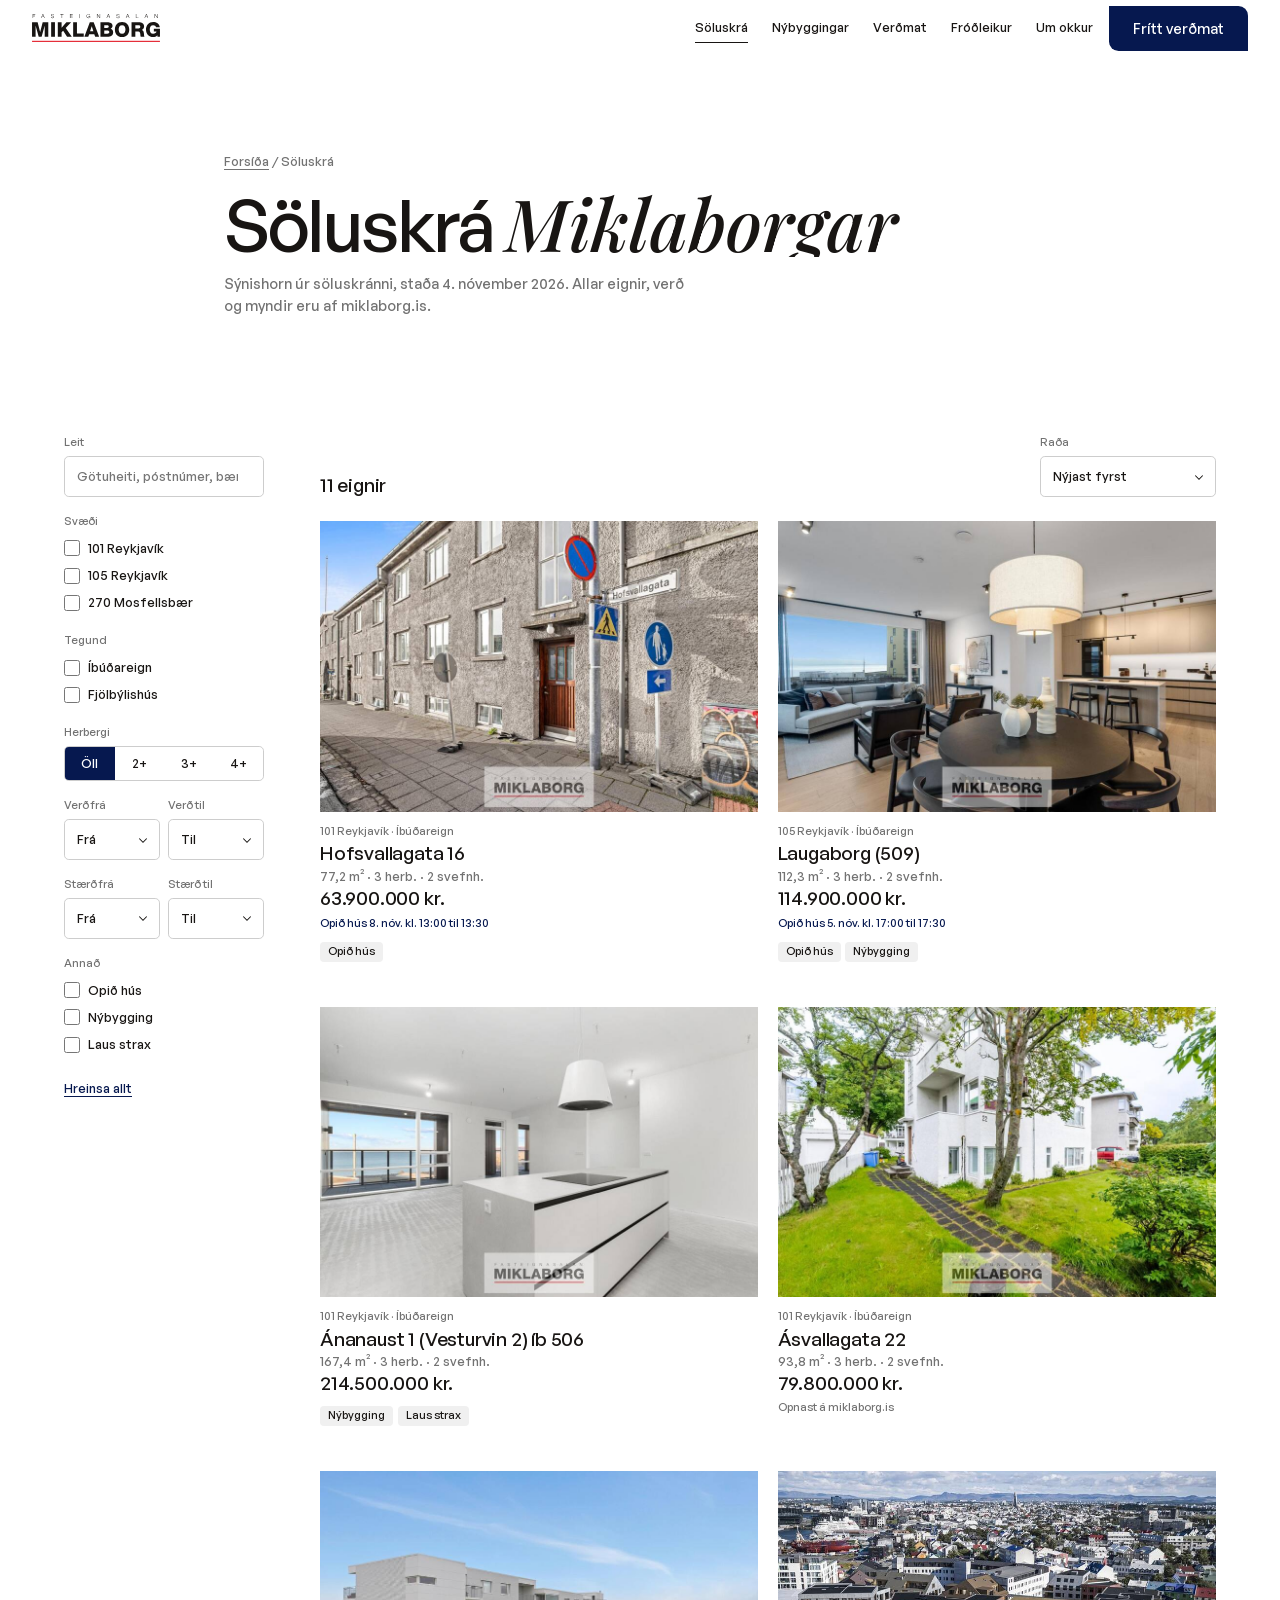
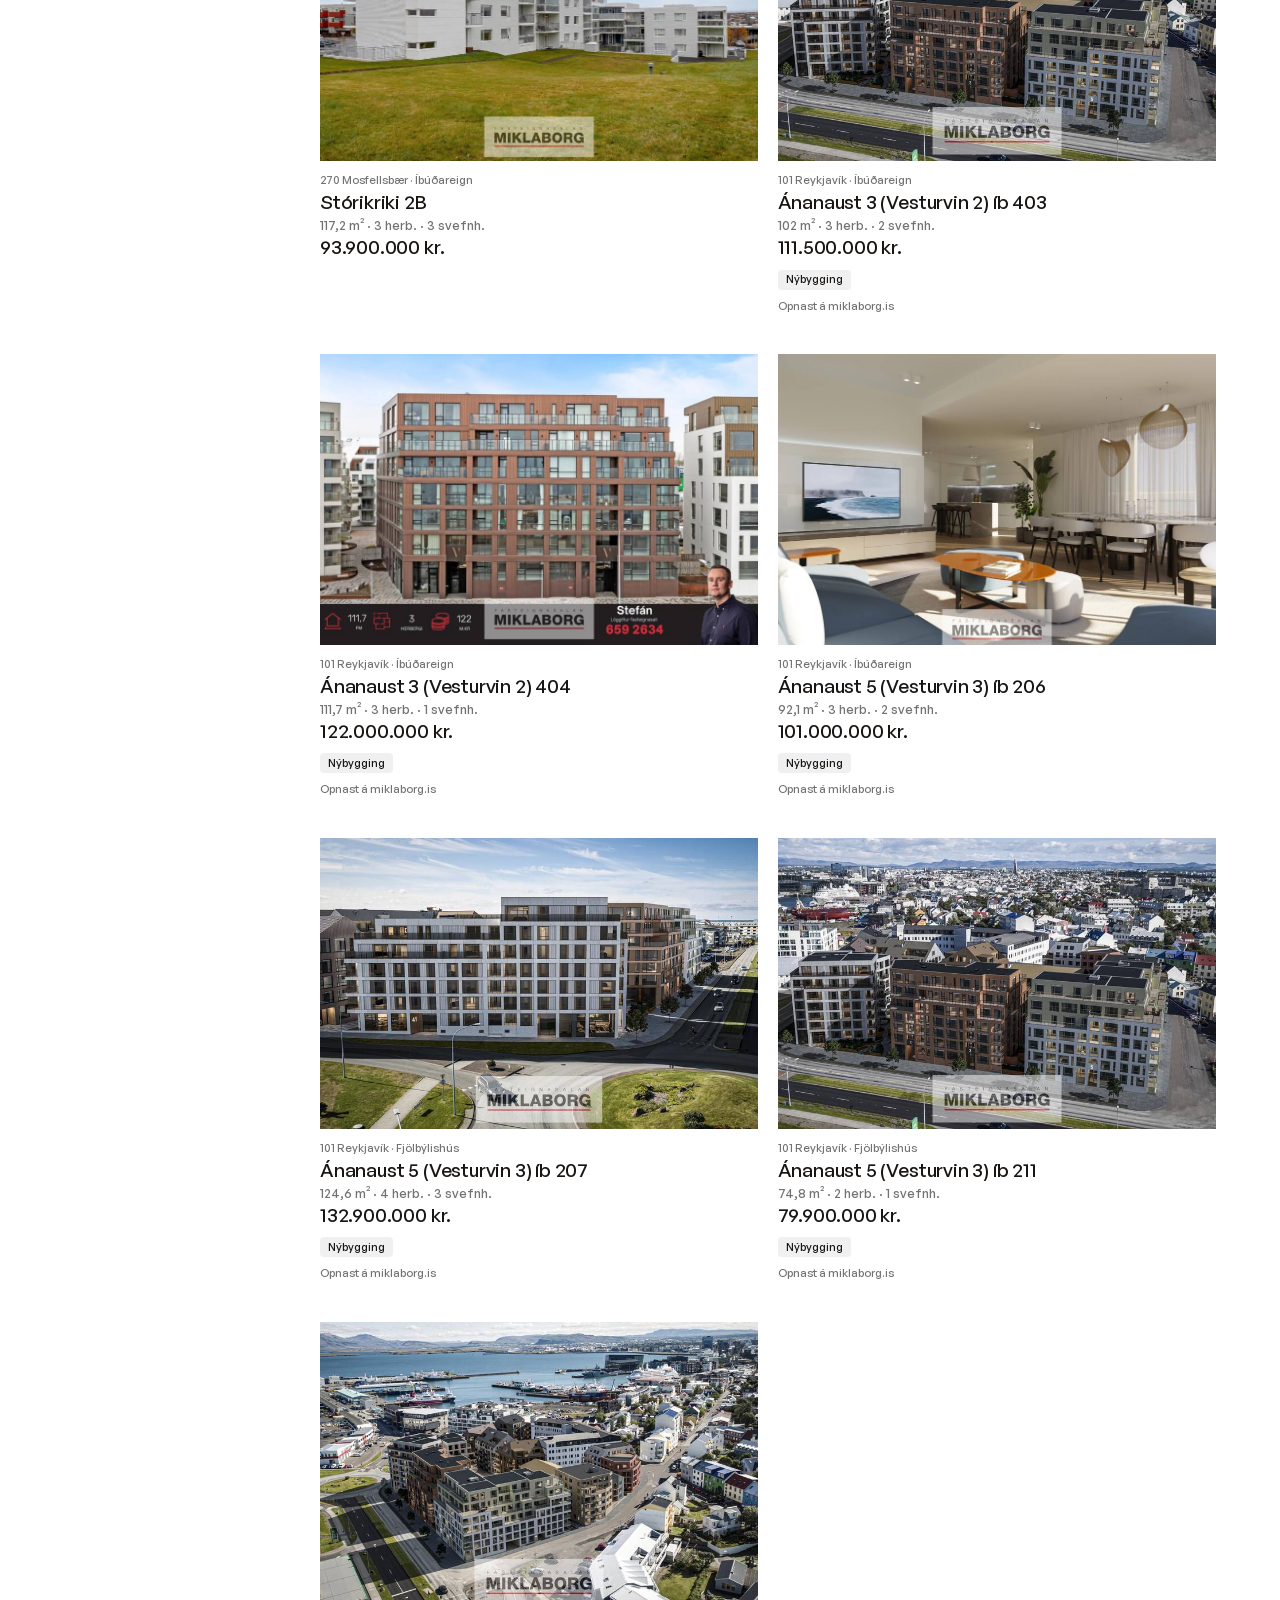
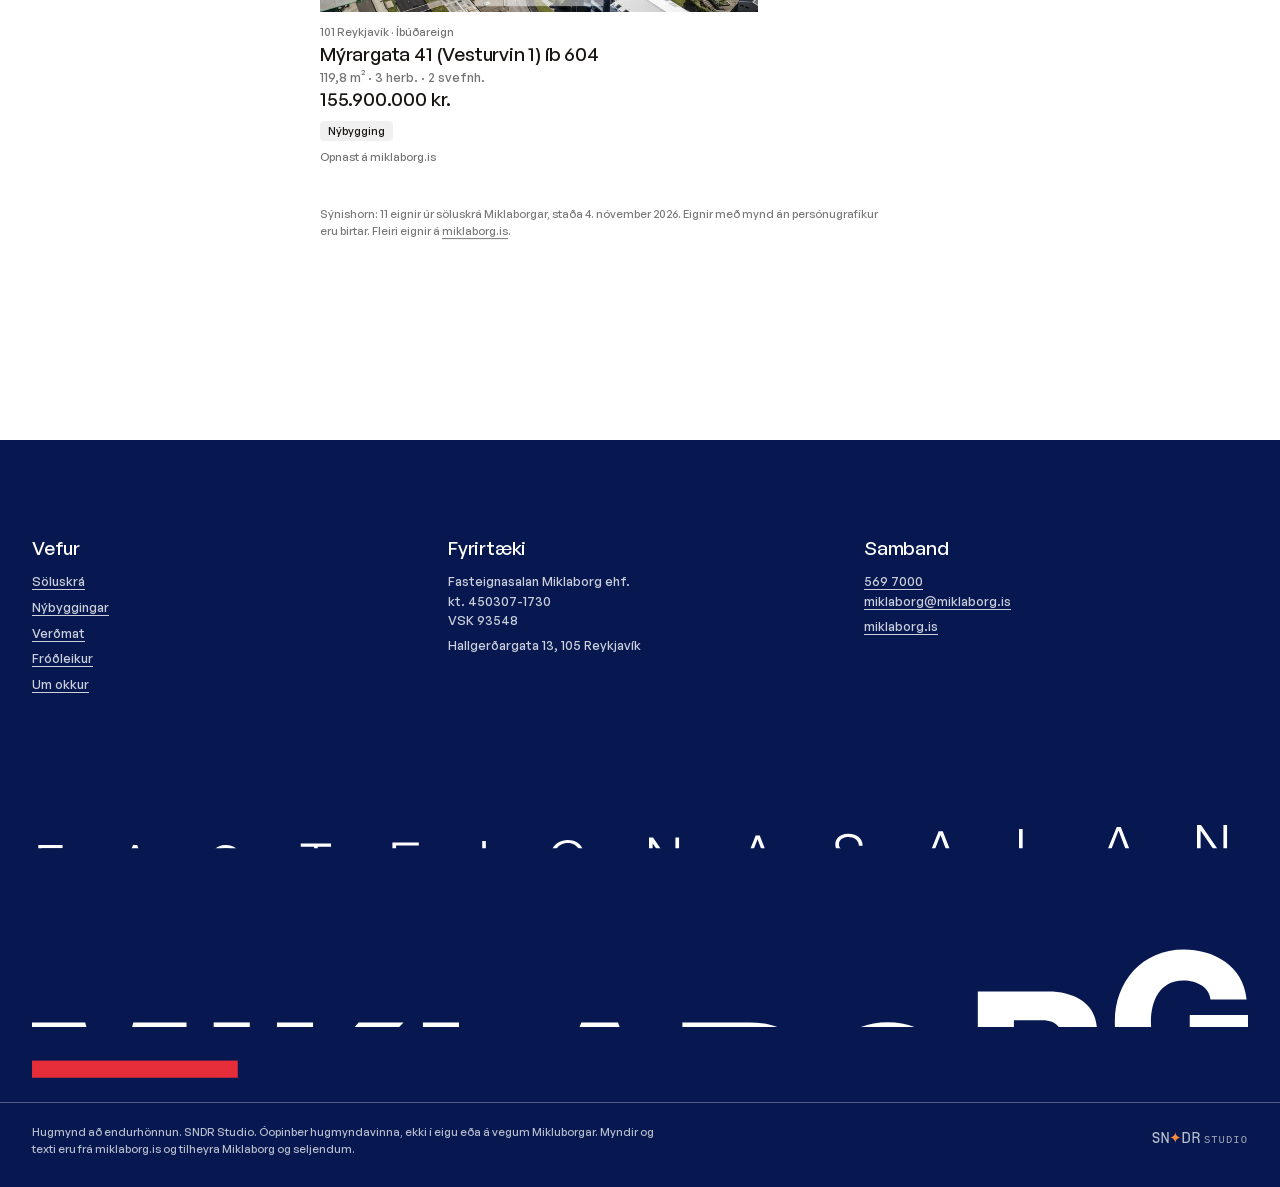
<file: soluskra/index.html>
<!doctype html>
<html lang="is" class="no-js" data-page="listings">
<head>
<meta charset="utf-8">
<meta name="viewport" content="width=device-width, initial-scale=1">
<title>Söluskrá | Miklaborg (frumgerð)</title>
<meta name="description" content="Sýnishorn úr söluskrá Miklaborgar með leit og síu. Frumgerð.">
<meta name="robots" content="noindex, nofollow">
<meta name="theme-color" content="#ffffff">
<link rel="icon" type="image/png" sizes="32x32" href="../assets/icons/favicon-32.png">
<link rel="icon" type="image/png" sizes="48x48" href="../assets/icons/favicon-48.png">
<link rel="apple-touch-icon" sizes="180x180" href="../assets/icons/apple-touch-icon.png">
<link rel="preload" href="../assets/fonts/GeneralSans-Variable.woff2" as="font" type="font/woff2" crossorigin>
<link rel="preload" href="../assets/fonts/PlayfairDisplay-MediumItalic.woff2" as="font" type="font/woff2" crossorigin>
<script>/* focus-guard: a focus ring only for people using a keyboard.

   The bug it ends: a menu, drawer or dialog opens and its FIRST link (or the dialog's close button)
   is outlined, as if it were selected. Cause: opening code calls first.focus(), or <dialog>.showModal()
   focuses the first control by itself. When nothing was focused before, the browser decides the ring is
   wanted. Safari never focuses a button on click and a touch tap never does either, so on iPhone,
   iPad and Safari the very first tap paints the ring. Chrome with a mouse hides it, which is why it
   passes the desktop check and then reappears on Sindri's phone.

   How: remember the last input kind on <html data-input="pointer|key"> and let focus-guard.css drop the
   ring while the last input was a pointer. Keyboard users keep every ring. Load before everything else
   (inline in <head>, ~400 bytes), no dependencies. Doc: _tools/focus-guard/README.md */
(function () {
  var root = document.documentElement;
  function set(v) { if (root.getAttribute('data-input') !== v) root.setAttribute('data-input', v); }
  addEventListener('pointerdown', function () { set('pointer'); }, true);
  addEventListener('keydown', function (e) {
    if (e.key === 'Shift' || e.key === 'Control' || e.key === 'Alt' || e.key === 'Meta') return;
    set('key');
  }, true);
})();
</script>
<script>(function(d){var r=d.documentElement;r.className=r.className.replace('no-js','js');
function vw(){r.style.setProperty('--vw',innerWidth+'px')}vw();addEventListener('resize',vw);
addEventListener('pagereveal',function(e){window.__mkVT=e.viewTransition?e.viewTransition.finished:null});
try{var rm=matchMedia('(prefers-reduced-motion: reduce)').matches;if(r.dataset.page==='home'&&!rm&&!sessionStorage.getItem('mkPre')&&!/[?&]nointro/.test(location.search)){r.classList.add('preloader-active');setTimeout(function(){r.classList.remove('preloader-active')},9000)}}catch(e){}})(document);</script>
<style>html.preloader-active{background:#06184f}</style>
<link rel="stylesheet" href="../assets/css/miklaborg.css">

</head>
<body data-theme="light">
<a class="skip" href="#main">Fara beint í efni</a>
<svg width="0" height="0" style="position:absolute" aria-hidden="true" focusable="false"><defs><clipPath id="mk-clip-big"><rect x="-20" y="126" width="2230" height="272"/></clipPath><clipPath id="mk-clip-small"><rect x="-20" y="-6" width="2230" height="82"/></clipPath></defs><symbol id="mk-logo" viewBox="0 0 2188.87 489.18"><polygon points="0 140.16 95.73 140.16 138.69 306.46 139.4 306.46 182.37 140.16 278.11 140.16 278.11 389.62 216.96 389.62 216.96 200.26 216.27 200.26 163.87 389.62 114.25 389.62 61.84 200.26 61.13 200.26 61.13 389.62 0 389.62 0 140.16" fill="currentColor" class="lg lg-big"/><rect x="327.03" y="140.16" width="64.97" height="249.46" fill="currentColor" class="lg lg-big"/><polygon points="440.92 140.16 505.91 140.16 505.91 235.89 588.01 140.16 668.72 140.16 576.48 238.34 680.25 389.62 599.54 389.62 532.46 284.81 505.91 312.75 505.91 389.62 440.92 389.62 440.92 140.16" fill="currentColor" class="lg lg-big"/><polygon points="703.67 140.16 768.63 140.16 768.63 333.72 885 333.72 885 389.62 703.67 389.62 703.67 140.16" fill="currentColor" class="lg lg-big"/><path d="M988.76,140.16h66.02l93.28,249.46h-67.77l-15.38-44.72h-87l-15.71,44.72h-66.73l93.3-249.46Zm4.19,156.53h56.59l-27.6-87.35h-.71l-28.28,87.35Z" fill="currentColor" class="lg lg-big"/><path d="M1170.77,140.16h116.69c42.99-.69,90.15,10.49,90.15,62.53,0,22.38-13.27,40.55-32.85,50.32,26.56,7.68,42.99,30.75,42.99,59.05,0,59.39-43.67,77.56-97.13,77.56h-119.84V140.16Zm64.99,98.18h50.32c11.17,0,26.54-5.94,26.54-23.76s-12.92-24.09-26.54-24.09h-50.32v47.86Zm0,99.24h52.05c20.61,0,34.94-7.35,34.94-27.96,0-22.02-15.37-29.35-34.94-29.35h-52.05v57.31Z" fill="currentColor" class="lg lg-big"/><path d="M1540.42,134.92c78.61,0,122.99,57.65,122.99,129.96s-44.38,129.98-122.99,129.98-122.97-57.65-122.97-129.98,44.35-129.96,122.97-129.96m0,204.04c41.93,0,58-37.04,58-74.08s-16.07-74.06-58-74.06-58.01,37.04-58.01,74.06,16.07,74.08,58.01,74.08" fill="currentColor" class="lg lg-big"/><path d="M1702.54,140.16h127.16c44.02,0,87.34,19.92,87.34,70.23,0,26.89-12.92,52.4-39.13,62.54v.7c26.56,6.3,34.24,35.99,36.33,59.74,.71,10.48,1.77,47.17,10.5,56.25h-64.29c-5.59-8.38-6.63-32.85-7.33-39.84-1.74-25.16-5.93-51.01-36.33-51.01h-49.28v90.85h-64.97V140.16Zm64.97,108.31h54.5c19.57,0,30.04-10.48,30.04-29.35s-14.66-26.89-32.82-26.89h-51.72v56.25Z" fill="currentColor" class="lg lg-big"/><path d="M2188.87,389.62h-41.93l-3.84-27.25c-17.13,24.09-46.47,32.5-69.54,32.5-75.47,0-124.38-57.66-124.38-129.99s48.91-129.96,124.38-129.96c51.7,0,106.9,27.61,112.85,90.15h-64.98c-2.09-21.32-23.06-34.25-49.25-34.25-41.94,0-58,37.04-58,74.06s16.06,74.08,58,74.08c32.14,0,53.8-15.03,57.3-37.73h-45.44v-48.21h104.83v136.61Z" fill="currentColor" class="lg lg-big"/><polygon points="11.3 1.43 54.95 1.43 54.95 7.03 17.84 7.03 17.84 31.9 50.81 31.9 50.81 37.48 17.84 37.48 17.84 70.26 11.3 70.26 11.3 1.43" fill="currentColor" class="lg lg-small"/><path d="M181.88,1.43h7.33l26.98,68.84h-7.03l-8.39-21.4h-31.32l-8.28,21.4h-7.03L181.88,1.43Zm-10.41,41.84h27.08l-13.3-35.27-13.79,35.27Z" fill="currentColor" class="lg lg-small"/><path d="M329.54,47.6c-.29,14.17,9.92,18.51,22.46,18.51,7.23,0,18.21-3.95,18.21-13.97,0-7.82-7.81-10.9-14.16-12.45l-15.33-3.75c-8.09-2.02-15.52-5.86-15.52-16.57,0-6.76,4.34-19.37,23.71-19.37,13.58,0,25.53,7.32,25.44,21.39h-6.55c-.39-10.49-9.06-15.81-18.79-15.81-8.97,0-17.25,3.49-17.25,13.7,0,6.46,4.81,9.15,10.4,10.51l16.78,4.14c9.73,2.6,17.82,6.84,17.82,18.11,0,4.72-1.93,19.66-26.31,19.66-16.29,0-28.24-7.32-27.47-24.09h6.55Z" fill="currentColor" class="lg lg-small"/><polygon points="483.75 1.43 538.29 1.43 538.29 7.03 514.31 7.03 514.31 70.26 507.75 70.26 507.75 7.03 483.75 7.03 483.75 1.43" fill="currentColor" class="lg lg-small"/><polygon points="648.74 1.43 696.27 1.43 696.27 7.03 655.31 7.03 655.31 31.9 693.67 31.9 693.67 37.48 655.31 37.48 655.31 64.66 696.75 64.66 696.75 70.26 648.74 70.26 648.74 1.43" fill="currentColor" class="lg lg-small"/><rect x="810.38" y="1.43" width="6.57" height="68.83" fill="currentColor" class="lg lg-small"/><path d="M994.08,70.26h-4.73l-.87-12.54h-.19c-4.62,9.83-13.88,13.98-23.8,13.98-21.68,0-32.48-17.06-32.48-35.86S942.81,0,964.48,0c14.47,0,26.22,7.79,28.73,22.83h-6.56c-.86-7.9-9.05-17.26-22.17-17.26-18.22,0-25.91,15.23-25.91,30.27s7.69,30.27,25.91,30.27c15.24,0,24.1-10.7,23.8-25.25h-23.41v-5.59h29.2v34.99Z" fill="currentColor" class="lg lg-small"/><polygon points="1110.6 1.43 1117.92 1.43 1158.02 59.65 1158.2 59.65 1158.2 1.43 1164.77 1.43 1164.77 70.26 1157.44 70.26 1117.34 12.05 1117.15 12.05 1117.15 70.26 1110.6 70.26 1110.6 1.43" fill="currentColor" class="lg lg-small"/><path d="M1302.68,1.43h7.33l26.98,68.84h-7.03l-8.38-21.4h-31.31l-8.3,21.4h-7.03L1302.68,1.43Zm-10.4,41.84h27.08l-13.31-35.27-13.78,35.27Z" fill="currentColor" class="lg lg-small"/><path d="M1450.34,47.6c-.28,14.17,9.93,18.51,22.45,18.51,7.23,0,18.22-3.95,18.22-13.97,0-7.82-7.8-10.9-14.18-12.45l-15.32-3.75c-8.1-2.02-15.51-5.86-15.51-16.57,0-6.76,4.33-19.37,23.7-19.37,13.6,0,25.55,7.32,25.45,21.39h-6.56c-.37-10.49-9.05-15.81-18.8-15.81-8.95,0-17.25,3.49-17.25,13.7,0,6.46,4.83,9.15,10.42,10.51l16.76,4.14c9.74,2.6,17.84,6.84,17.84,18.11,0,4.72-1.93,19.66-26.3,19.66-16.3,0-28.24-7.32-27.48-24.09h6.55Z" fill="currentColor" class="lg lg-small"/><path d="M1632.11,1.43h7.33l26.99,68.84h-7.03l-8.37-21.4h-31.34l-8.3,21.4h-7.03L1632.11,1.43Zm-10.41,41.84h27.08l-13.31-35.27-13.78,35.27Z" fill="currentColor" class="lg lg-small"/><polygon points="1776.69 1.43 1783.24 1.43 1783.24 64.66 1821.79 64.66 1821.79 70.26 1776.69 70.26 1776.69 1.43" fill="currentColor" class="lg lg-small"/><path d="M1952.58,1.43h7.32l26.99,68.84h-7.04l-8.38-21.4h-31.32l-8.3,21.4h-7.03L1952.58,1.43Zm-10.42,41.84h27.08l-13.31-35.27-13.78,35.27Z" fill="currentColor" class="lg lg-small"/><polygon points="2097.05 1.43 2104.38 1.43 2144.47 59.65 2144.65 59.65 2144.65 1.43 2151.22 1.43 2151.22 70.26 2143.9 70.26 2103.8 12.05 2103.6 12.05 2103.6 70.26 2097.05 70.26 2097.05 1.43" fill="currentColor" class="lg lg-small"/><rect y="458.28" width="2188.87" height="30.9" fill="#e52e39" class="lg-red"/></symbol></svg>

<header class="hd" data-header>
  <a class="hd-logo" href="../" aria-label="Miklaborg, forsíða" translate="no"><svg class="logo " viewBox="0 0 2188.87 489.18" role="img" aria-label="Miklaborg fasteignasala"><use href="#mk-logo"/></svg></a>
  <nav class="hd-nav" aria-label="Aðalvalmynd"><a class="hd-link desc-m is-active" href="../soluskra/"><span class="btn-label">Söluskrá</span></a><a class="hd-link desc-m" href="../nybyggingar/"><span class="btn-label">Nýbyggingar</span></a><a class="hd-link desc-m" href="../verdmat/"><span class="btn-label">Verðmat</span></a><a class="hd-link desc-m" href="https://miklaborg.is/frodleikur" target="_blank" rel="noopener noreferrer"><span class="btn-label">Fróðleikur</span></a><a class="hd-link desc-m" href="../um-okkur/"><span class="btn-label">Um okkur</span></a></nav>
  <a class="btn size-m hd-cta" href="../verdmat/"><span class="btn-label">Frítt verðmat</span></a>
  <button class="hd-burger" type="button" aria-expanded="false" aria-controls="menu" aria-label="Opna valmynd"><span></span><span></span></button>
</header>
<div class="menu" id="menu" role="dialog" aria-modal="true" aria-label="Valmynd" hidden>
  <div class="menu-bg"></div>
  <div class="menu-panel" tabindex="-1">
    <ul class="menu-list"><li><a class="menu-link title-l" href="../soluskra/">Söluskrá</a></li><li><a class="menu-link title-l" href="../nybyggingar/">Nýbyggingar</a></li><li><a class="menu-link title-l" href="../verdmat/">Verðmat</a></li><li><a class="menu-link title-l" href="https://miklaborg.is/frodleikur" target="_blank" rel="noopener noreferrer">Fróðleikur</a></li><li><a class="menu-link title-l" href="../um-okkur/">Um okkur</a></li></ul>
    <div class="menu-contact desc-l"><p>Hallgerðargata 13, 105 Reykjavík</p><p><a href="tel:+3545697000">569 7000</a></p><p><a href="mailto:miklaborg@miklaborg.is">miklaborg@miklaborg.is</a></p></div>
  </div>
</div>
<div class="layer" id="top"><main id="main">
<section class="first inner" data-inner-hero>
  <div class="container inner-in"><p class="desc-m crumb"><a href="../">Forsíða</a> / Söluskrá</p><h1 class="title-2xl inner-title" data-hero-title>Söluskrá <em>Miklaborgar</em></h1><p class="desc-l inner-p" data-hero-p>Sýnishorn úr söluskránni, staða 4. nóvember 2026. Allar eignir, verð og myndir eru af miklaborg.is.</p></div>
</section>
<section class="results">
  <div class="container rs-layout">
    <button class="rs-filter-open btn size-m" type="button" data-filter-open aria-controls="filters" aria-expanded="false"><span class="btn-label">Sía</span></button>
    <aside class="rs-side" id="filters" aria-label="Sía eignir" data-filters tabindex="-1">
      <button class="rs-side-x" type="button" data-filter-close aria-label="Loka síu">×</button>
      <form class="f" autocomplete="off" role="search" onsubmit="return false">
        <label class="f-field"><span class="f-label desc-s">Leit</span><input class="f-input desc-m" type="search" name="q" placeholder="Götuheiti, póstnúmer, bær…" spellcheck="false"></label>
        <fieldset class="f-group"><legend class="f-label desc-s">Svæði</legend><label class="f-check desc-m"><input type="checkbox" name="area" value="101"><span>101 Reykjavík</span></label><label class="f-check desc-m"><input type="checkbox" name="area" value="105"><span>105 Reykjavík</span></label><label class="f-check desc-m"><input type="checkbox" name="area" value="270"><span>270 Mosfellsbær</span></label></fieldset>
        <fieldset class="f-group"><legend class="f-label desc-s">Tegund</legend><label class="f-check desc-m"><input type="checkbox" name="type" value="Íbúðareign"><span>Íbúðareign</span></label><label class="f-check desc-m"><input type="checkbox" name="type" value="Fjölbýlishús"><span>Fjölbýlishús</span></label></fieldset>
        <fieldset class="f-group"><legend class="f-label desc-s">Herbergi</legend><div class="f-seg"><label class="f-seg-i desc-m"><input type="radio" name="rooms" value="0" checked><span>Öll</span></label><label class="f-seg-i desc-m"><input type="radio" name="rooms" value="2"><span>2+</span></label><label class="f-seg-i desc-m"><input type="radio" name="rooms" value="3"><span>3+</span></label><label class="f-seg-i desc-m"><input type="radio" name="rooms" value="4"><span>4+</span></label></div></fieldset>
        <div class="f-row"><label class="f-field"><span class="f-label desc-s">Verð frá</span><select name="pmin" class="f-select desc-m"><option value="0">Frá</option><option value="50000000">50 m.kr.</option><option value="75000000">75 m.kr.</option><option value="100000000">100 m.kr.</option><option value="125000000">125 m.kr.</option><option value="150000000">150 m.kr.</option></select></label><label class="f-field"><span class="f-label desc-s">Verð til</span><select name="pmax" class="f-select desc-m"><option value="0">Til</option><option value="75000000">75 m.kr.</option><option value="100000000">100 m.kr.</option><option value="125000000">125 m.kr.</option><option value="150000000">150 m.kr.</option><option value="250000000">250 m.kr.</option></select></label></div>
        <div class="f-row"><label class="f-field"><span class="f-label desc-s">Stærð frá</span><select name="smin" class="f-select desc-m"><option value="0">Frá</option><option value="60">60 m²</option><option value="80">80 m²</option><option value="100">100 m²</option><option value="120">120 m²</option></select></label><label class="f-field"><span class="f-label desc-s">Stærð til</span><select name="smax" class="f-select desc-m"><option value="0">Til</option><option value="80">80 m²</option><option value="100">100 m²</option><option value="120">120 m²</option><option value="200">200 m²</option></select></label></div>
        <fieldset class="f-group"><legend class="f-label desc-s">Annað</legend><label class="f-check desc-m"><input type="checkbox" name="flag" value="open"><span>Opið hús</span></label><label class="f-check desc-m"><input type="checkbox" name="flag" value="new"><span>Nýbygging</span></label><label class="f-check desc-m"><input type="checkbox" name="flag" value="now"><span>Laus strax</span></label></fieldset>
        <button class="f-clear desc-m" type="button" data-clear>Hreinsa allt</button>
      </form>
    </aside>
    <div class="rs-main">
      <div class="rs-bar"><p class="rs-count title-s" role="status" aria-live="polite" data-count>11 eignir</p>
        <label class="f-field f-sort"><span class="f-label desc-s">Raða</span><select class="f-select desc-m" name="sort" data-sort><option value="new">Nýjast fyrst</option><option value="old">Elsta fyrst</option><option value="pasc">Verð, lægst fyrst</option><option value="pdesc">Verð, hæst fyrst</option><option value="size">Stærð, mest fyrst</option><option value="alpha">Stafrófsröð</option></select></label></div>
      <ul class="rs-grid" data-grid aria-busy="false"><li class="rs-item" data-id="hofsvallagata-16" data-post="101" data-type="Íbúðareign" data-size="77.2" data-rooms="3" data-price="63900000" data-flags="open" data-title="hofsvallagata 16" data-place="reykjavík">
      <a class="rs-card" href="../eign/hofsvallagata-16/">
        <div class="rs-img"><img src="../assets/img/c-hofsvallagata-16.jpg" alt="Hofsvallagata 16" width="900" height="600" loading="lazy" decoding="async"></div>
        <div class="rs-text"><p class="rs-sub desc-s">101 Reykjavík · Íbúðareign</p><h3 class="rs-title title-s">Hofsvallagata 16</h3>
        <p class="rs-facts desc-m">77,2 m² · 3 herb. · 2 svefnh.</p>
        <p class="rs-price title-s">63.900.000 kr.</p>
        <p class="rs-open desc-s">Opið hús 8. nóv. kl. 13:00 til 13:30</p>
        <p class="rs-tags"><span class="tag desc-s">Opið hús</span></p>
        </div>
      </a></li><li class="rs-item" data-id="laugaborg-509" data-post="105" data-type="Íbúðareign" data-size="112.3" data-rooms="3" data-price="114900000" data-flags="open new" data-title="laugaborg (509)" data-place="reykjavík">
      <a class="rs-card" href="../eign/laugaborg-509/">
        <div class="rs-img"><img src="../assets/img/c-laugaborg-509.jpg" alt="Laugaborg (509)" width="900" height="600" loading="lazy" decoding="async"></div>
        <div class="rs-text"><p class="rs-sub desc-s">105 Reykjavík · Íbúðareign</p><h3 class="rs-title title-s">Laugaborg (509)</h3>
        <p class="rs-facts desc-m">112,3 m² · 3 herb. · 2 svefnh.</p>
        <p class="rs-price title-s">114.900.000 kr.</p>
        <p class="rs-open desc-s">Opið hús 5. nóv. kl. 17:00 til 17:30</p>
        <p class="rs-tags"><span class="tag desc-s">Opið hús</span><span class="tag desc-s">Nýbygging</span></p>
        </div>
      </a></li><li class="rs-item" data-id="ananaust-1-506" data-post="101" data-type="Íbúðareign" data-size="167.4" data-rooms="3" data-price="214500000" data-flags="new now" data-title="ánanaust 1 (vesturvin 2) íb 506" data-place="reykjavík">
      <a class="rs-card" href="../eign/ananaust-1-506/">
        <div class="rs-img"><img src="../assets/img/c-ananaust-1-506.jpg" alt="Ánanaust 1 (Vesturvin 2) íb 506" width="900" height="600" loading="lazy" decoding="async"></div>
        <div class="rs-text"><p class="rs-sub desc-s">101 Reykjavík · Íbúðareign</p><h3 class="rs-title title-s">Ánanaust 1 (Vesturvin 2) íb 506</h3>
        <p class="rs-facts desc-m">167,4 m² · 3 herb. · 2 svefnh.</p>
        <p class="rs-price title-s">214.500.000 kr.</p>
        
        <p class="rs-tags"><span class="tag desc-s">Nýbygging</span><span class="tag desc-s">Laus strax</span></p>
        </div>
      </a></li><li class="rs-item" data-id="asvallagata-22" data-post="101" data-type="Íbúðareign" data-size="93.8" data-rooms="3" data-price="79800000" data-flags="" data-title="ásvallagata 22" data-place="reykjavík">
      <a class="rs-card" href="https://miklaborg.is/asvallagata-22-101-reykjavik" target="_blank" rel="noopener noreferrer">
        <div class="rs-img"><img src="../assets/img/c-asvallagata-22.jpg" alt="Ásvallagata 22" width="900" height="600" loading="lazy" decoding="async"></div>
        <div class="rs-text"><p class="rs-sub desc-s">101 Reykjavík · Íbúðareign</p><h3 class="rs-title title-s">Ásvallagata 22</h3>
        <p class="rs-facts desc-m">93,8 m² · 3 herb. · 2 svefnh.</p>
        <p class="rs-price title-s">79.800.000 kr.</p>
        
        
        <p class="rs-ext desc-s">Opnast á miklaborg.is</p></div>
      </a></li><li class="rs-item" data-id="storikriki-2b" data-post="270" data-type="Íbúðareign" data-size="117.2" data-rooms="3" data-price="93900000" data-flags="" data-title="stórikriki 2b" data-place="mosfellsbær">
      <a class="rs-card" href="../eign/storikriki-2b/">
        <div class="rs-img"><img src="../assets/img/c-storikriki-2b.jpg" alt="Stórikriki 2B" width="900" height="601" loading="lazy" decoding="async"></div>
        <div class="rs-text"><p class="rs-sub desc-s">270 Mosfellsbær · Íbúðareign</p><h3 class="rs-title title-s">Stórikriki 2B</h3>
        <p class="rs-facts desc-m">117,2 m² · 3 herb. · 3 svefnh.</p>
        <p class="rs-price title-s">93.900.000 kr.</p>
        
        
        </div>
      </a></li><li class="rs-item" data-id="ananaust-3-403" data-post="101" data-type="Íbúðareign" data-size="102" data-rooms="3" data-price="111500000" data-flags="new" data-title="ánanaust 3 (vesturvin 2) íb 403" data-place="reykjavík">
      <a class="rs-card" href="https://miklaborg.is/ananaust-3-vesturvin-2-ib-403-101-reykjavik" target="_blank" rel="noopener noreferrer">
        <div class="rs-img"><img src="../assets/img/c-ananaust-3-403.jpg" alt="Ánanaust 3 (Vesturvin 2) íb 403" width="900" height="506" loading="lazy" decoding="async"></div>
        <div class="rs-text"><p class="rs-sub desc-s">101 Reykjavík · Íbúðareign</p><h3 class="rs-title title-s">Ánanaust 3 (Vesturvin 2) íb 403</h3>
        <p class="rs-facts desc-m">102 m² · 3 herb. · 2 svefnh.</p>
        <p class="rs-price title-s">111.500.000 kr.</p>
        
        <p class="rs-tags"><span class="tag desc-s">Nýbygging</span></p>
        <p class="rs-ext desc-s">Opnast á miklaborg.is</p></div>
      </a></li><li class="rs-item" data-id="ananaust-3-404" data-post="101" data-type="Íbúðareign" data-size="111.7" data-rooms="3" data-price="122000000" data-flags="new" data-title="ánanaust 3 (vesturvin 2) 404" data-place="reykjavík">
      <a class="rs-card" href="https://miklaborg.is/ananaust-3-vesturvin-2-404-101-reykjavik" target="_blank" rel="noopener noreferrer">
        <div class="rs-img"><img src="../assets/img/c-ananaust-3-404.jpg" alt="Ánanaust 3 (Vesturvin 2) 404" width="900" height="600" loading="lazy" decoding="async"></div>
        <div class="rs-text"><p class="rs-sub desc-s">101 Reykjavík · Íbúðareign</p><h3 class="rs-title title-s">Ánanaust 3 (Vesturvin 2) 404</h3>
        <p class="rs-facts desc-m">111,7 m² · 3 herb. · 1 svefnh.</p>
        <p class="rs-price title-s">122.000.000 kr.</p>
        
        <p class="rs-tags"><span class="tag desc-s">Nýbygging</span></p>
        <p class="rs-ext desc-s">Opnast á miklaborg.is</p></div>
      </a></li><li class="rs-item" data-id="ananaust-5-206" data-post="101" data-type="Íbúðareign" data-size="92.1" data-rooms="3" data-price="101000000" data-flags="new" data-title="ánanaust 5 (vesturvin 3) íb 206" data-place="reykjavík">
      <a class="rs-card" href="https://miklaborg.is/ananaust-5-vesturvin-3-ib-206-101-reykjavik" target="_blank" rel="noopener noreferrer">
        <div class="rs-img"><img src="../assets/img/c-ananaust-5-206.jpg" alt="Ánanaust 5 (Vesturvin 3) íb 206" width="900" height="637" loading="lazy" decoding="async"></div>
        <div class="rs-text"><p class="rs-sub desc-s">101 Reykjavík · Íbúðareign</p><h3 class="rs-title title-s">Ánanaust 5 (Vesturvin 3) íb 206</h3>
        <p class="rs-facts desc-m">92,1 m² · 3 herb. · 2 svefnh.</p>
        <p class="rs-price title-s">101.000.000 kr.</p>
        
        <p class="rs-tags"><span class="tag desc-s">Nýbygging</span></p>
        <p class="rs-ext desc-s">Opnast á miklaborg.is</p></div>
      </a></li><li class="rs-item" data-id="ananaust-5-207" data-post="101" data-type="Fjölbýlishús" data-size="124.6" data-rooms="4" data-price="132900000" data-flags="new" data-title="ánanaust 5 (vesturvin 3) íb 207" data-place="reykjavík">
      <a class="rs-card" href="https://miklaborg.is/ananaust-5-vesturvin-3-ib-207-101-reykjavik" target="_blank" rel="noopener noreferrer">
        <div class="rs-img"><img src="../assets/img/c-ananaust-5-207.jpg" alt="Ánanaust 5 (Vesturvin 3) íb 207" width="900" height="516" loading="lazy" decoding="async"></div>
        <div class="rs-text"><p class="rs-sub desc-s">101 Reykjavík · Fjölbýlishús</p><h3 class="rs-title title-s">Ánanaust 5 (Vesturvin 3) íb 207</h3>
        <p class="rs-facts desc-m">124,6 m² · 4 herb. · 3 svefnh.</p>
        <p class="rs-price title-s">132.900.000 kr.</p>
        
        <p class="rs-tags"><span class="tag desc-s">Nýbygging</span></p>
        <p class="rs-ext desc-s">Opnast á miklaborg.is</p></div>
      </a></li><li class="rs-item" data-id="ananaust-5-211" data-post="101" data-type="Fjölbýlishús" data-size="74.8" data-rooms="2" data-price="79900000" data-flags="new" data-title="ánanaust 5 (vesturvin 3) íb 211" data-place="reykjavík">
      <a class="rs-card" href="https://miklaborg.is/ananaust-5-vesturvin-3-ib-211-101-reykjavik" target="_blank" rel="noopener noreferrer">
        <div class="rs-img"><img src="../assets/img/c-ananaust-5-211.jpg" alt="Ánanaust 5 (Vesturvin 3) íb 211" width="900" height="506" loading="lazy" decoding="async"></div>
        <div class="rs-text"><p class="rs-sub desc-s">101 Reykjavík · Fjölbýlishús</p><h3 class="rs-title title-s">Ánanaust 5 (Vesturvin 3) íb 211</h3>
        <p class="rs-facts desc-m">74,8 m² · 2 herb. · 1 svefnh.</p>
        <p class="rs-price title-s">79.900.000 kr.</p>
        
        <p class="rs-tags"><span class="tag desc-s">Nýbygging</span></p>
        <p class="rs-ext desc-s">Opnast á miklaborg.is</p></div>
      </a></li><li class="rs-item" data-id="myrargata-41-604" data-post="101" data-type="Íbúðareign" data-size="119.8" data-rooms="3" data-price="155900000" data-flags="new" data-title="mýrargata 41 (vesturvin 1) íb 604" data-place="reykjavík">
      <a class="rs-card" href="https://miklaborg.is/myrargata-41-vesturvin-1-ib-604-101-reykjavik" target="_blank" rel="noopener noreferrer">
        <div class="rs-img"><img src="../assets/img/c-myrargata-41-604.jpg" alt="Mýrargata 41 (Vesturvin 1) íb 604" width="900" height="506" loading="lazy" decoding="async"></div>
        <div class="rs-text"><p class="rs-sub desc-s">101 Reykjavík · Íbúðareign</p><h3 class="rs-title title-s">Mýrargata 41 (Vesturvin 1) íb 604</h3>
        <p class="rs-facts desc-m">119,8 m² · 3 herb. · 2 svefnh.</p>
        <p class="rs-price title-s">155.900.000 kr.</p>
        
        <p class="rs-tags"><span class="tag desc-s">Nýbygging</span></p>
        <p class="rs-ext desc-s">Opnast á miklaborg.is</p></div>
      </a></li></ul>
      <div class="rs-skel" data-skel hidden aria-hidden="true"><div class="sk"><i></i><b></b><b></b></div><div class="sk"><i></i><b></b><b></b></div><div class="sk"><i></i><b></b><b></b></div><div class="sk"><i></i><b></b><b></b></div><div class="sk"><i></i><b></b><b></b></div><div class="sk"><i></i><b></b><b></b></div></div>
      <div class="rs-empty" data-empty hidden><h2 class="title-m">Engar eignir fundust</h2><p class="desc-l">Prófaðu að breyta síunni eða hreinsa hana. Þetta er sýnishorn: 11 af eignum Miklaborgar.</p><button class="btn size-m" type="button" data-clear><span class="btn-label">Hreinsa allt</span></button></div>
      <p class="rs-foot desc-s">Sýnishorn: 11 eignir úr söluskrá Miklaborgar, staða 4. nóvember 2026. Eignir með mynd án persónugrafíkur eru birtar. Fleiri eignir á <a href="https://miklaborg.is/properties" target="_blank" rel="noopener noreferrer">miklaborg.is</a>.</p>
    </div>
  </div>
</section></main><footer class="ft" data-theme-ignore>
  <div class="ft-inner">
    <div class="ft-cols">
      <div class="ft-col" data-acc><button class="ft-head title-s" type="button" aria-expanded="false" aria-controls="ft-vefur"><span>Vefur</span><svg class="ft-arr" viewBox="0 0 16 16" aria-hidden="true" focusable="false"><path d="M3 6l5 5 5-5" fill="none" stroke="currentColor" stroke-width="1.4"/></svg></button><div class="ft-body desc-m" id="ft-vefur"><ul><li><a href="../soluskra/">Söluskrá</a></li><li><a href="../nybyggingar/">Nýbyggingar</a></li><li><a href="../verdmat/">Verðmat</a></li><li><a href="https://miklaborg.is/frodleikur" target="_blank" rel="noopener noreferrer">Fróðleikur</a></li><li><a href="../um-okkur/">Um okkur</a></li></ul></div></div>
      <div class="ft-col" data-acc><button class="ft-head title-s" type="button" aria-expanded="false" aria-controls="ft-fyrirtaeki"><span>Fyrirtæki</span><svg class="ft-arr" viewBox="0 0 16 16" aria-hidden="true" focusable="false"><path d="M3 6l5 5 5-5" fill="none" stroke="currentColor" stroke-width="1.4"/></svg></button><div class="ft-body desc-m" id="ft-fyrirtaeki"><p><span translate="no">Fasteignasalan Miklaborg ehf.</span><br>kt. 450307-1730<br>VSK 93548</p><p>Hallgerðargata 13, 105 Reykjavík</p></div></div>
      <div class="ft-col" data-acc><button class="ft-head title-s" type="button" aria-expanded="false" aria-controls="ft-samband"><span>Samband</span><svg class="ft-arr" viewBox="0 0 16 16" aria-hidden="true" focusable="false"><path d="M3 6l5 5 5-5" fill="none" stroke="currentColor" stroke-width="1.4"/></svg></button><div class="ft-body desc-m" id="ft-samband"><p><a href="tel:+3545697000">569 7000</a><br><a href="mailto:miklaborg@miklaborg.is">miklaborg@miklaborg.is</a></p><p><a href="https://miklaborg.is" target="_blank" rel="noopener noreferrer">miklaborg.is</a></p></div></div>
    </div>
    <div class="ft-mark" aria-hidden="true"><svg class="logo ft-logo" viewBox="0 0 2188.87 489.18" aria-hidden="true" focusable="false"><g clip-path="url(#mk-clip-big)"><polygon points="0 140.16 95.73 140.16 138.69 306.46 139.4 306.46 182.37 140.16 278.11 140.16 278.11 389.62 216.96 389.62 216.96 200.26 216.27 200.26 163.87 389.62 114.25 389.62 61.84 200.26 61.13 200.26 61.13 389.62 0 389.62 0 140.16" fill="currentColor" class="lg lg-big"/><rect x="327.03" y="140.16" width="64.97" height="249.46" fill="currentColor" class="lg lg-big"/><polygon points="440.92 140.16 505.91 140.16 505.91 235.89 588.01 140.16 668.72 140.16 576.48 238.34 680.25 389.62 599.54 389.62 532.46 284.81 505.91 312.75 505.91 389.62 440.92 389.62 440.92 140.16" fill="currentColor" class="lg lg-big"/><polygon points="703.67 140.16 768.63 140.16 768.63 333.72 885 333.72 885 389.62 703.67 389.62 703.67 140.16" fill="currentColor" class="lg lg-big"/><path d="M988.76,140.16h66.02l93.28,249.46h-67.77l-15.38-44.72h-87l-15.71,44.72h-66.73l93.3-249.46Zm4.19,156.53h56.59l-27.6-87.35h-.71l-28.28,87.35Z" fill="currentColor" class="lg lg-big"/><path d="M1170.77,140.16h116.69c42.99-.69,90.15,10.49,90.15,62.53,0,22.38-13.27,40.55-32.85,50.32,26.56,7.68,42.99,30.75,42.99,59.05,0,59.39-43.67,77.56-97.13,77.56h-119.84V140.16Zm64.99,98.18h50.32c11.17,0,26.54-5.94,26.54-23.76s-12.92-24.09-26.54-24.09h-50.32v47.86Zm0,99.24h52.05c20.61,0,34.94-7.35,34.94-27.96,0-22.02-15.37-29.35-34.94-29.35h-52.05v57.31Z" fill="currentColor" class="lg lg-big"/><path d="M1540.42,134.92c78.61,0,122.99,57.65,122.99,129.96s-44.38,129.98-122.99,129.98-122.97-57.65-122.97-129.98,44.35-129.96,122.97-129.96m0,204.04c41.93,0,58-37.04,58-74.08s-16.07-74.06-58-74.06-58.01,37.04-58.01,74.06,16.07,74.08,58.01,74.08" fill="currentColor" class="lg lg-big"/><path d="M1702.54,140.16h127.16c44.02,0,87.34,19.92,87.34,70.23,0,26.89-12.92,52.4-39.13,62.54v.7c26.56,6.3,34.24,35.99,36.33,59.74,.71,10.48,1.77,47.17,10.5,56.25h-64.29c-5.59-8.38-6.63-32.85-7.33-39.84-1.74-25.16-5.93-51.01-36.33-51.01h-49.28v90.85h-64.97V140.16Zm64.97,108.31h54.5c19.57,0,30.04-10.48,30.04-29.35s-14.66-26.89-32.82-26.89h-51.72v56.25Z" fill="currentColor" class="lg lg-big"/><path d="M2188.87,389.62h-41.93l-3.84-27.25c-17.13,24.09-46.47,32.5-69.54,32.5-75.47,0-124.38-57.66-124.38-129.99s48.91-129.96,124.38-129.96c51.7,0,106.9,27.61,112.85,90.15h-64.98c-2.09-21.32-23.06-34.25-49.25-34.25-41.94,0-58,37.04-58,74.06s16.06,74.08,58,74.08c32.14,0,53.8-15.03,57.3-37.73h-45.44v-48.21h104.83v136.61Z" fill="currentColor" class="lg lg-big"/></g><g clip-path="url(#mk-clip-small)"><polygon points="11.3 1.43 54.95 1.43 54.95 7.03 17.84 7.03 17.84 31.9 50.81 31.9 50.81 37.48 17.84 37.48 17.84 70.26 11.3 70.26 11.3 1.43" fill="currentColor" class="lg lg-small"/><path d="M181.88,1.43h7.33l26.98,68.84h-7.03l-8.39-21.4h-31.32l-8.28,21.4h-7.03L181.88,1.43Zm-10.41,41.84h27.08l-13.3-35.27-13.79,35.27Z" fill="currentColor" class="lg lg-small"/><path d="M329.54,47.6c-.29,14.17,9.92,18.51,22.46,18.51,7.23,0,18.21-3.95,18.21-13.97,0-7.82-7.81-10.9-14.16-12.45l-15.33-3.75c-8.09-2.02-15.52-5.86-15.52-16.57,0-6.76,4.34-19.37,23.71-19.37,13.58,0,25.53,7.32,25.44,21.39h-6.55c-.39-10.49-9.06-15.81-18.79-15.81-8.97,0-17.25,3.49-17.25,13.7,0,6.46,4.81,9.15,10.4,10.51l16.78,4.14c9.73,2.6,17.82,6.84,17.82,18.11,0,4.72-1.93,19.66-26.31,19.66-16.29,0-28.24-7.32-27.47-24.09h6.55Z" fill="currentColor" class="lg lg-small"/><polygon points="483.75 1.43 538.29 1.43 538.29 7.03 514.31 7.03 514.31 70.26 507.75 70.26 507.75 7.03 483.75 7.03 483.75 1.43" fill="currentColor" class="lg lg-small"/><polygon points="648.74 1.43 696.27 1.43 696.27 7.03 655.31 7.03 655.31 31.9 693.67 31.9 693.67 37.48 655.31 37.48 655.31 64.66 696.75 64.66 696.75 70.26 648.74 70.26 648.74 1.43" fill="currentColor" class="lg lg-small"/><rect x="810.38" y="1.43" width="6.57" height="68.83" fill="currentColor" class="lg lg-small"/><path d="M994.08,70.26h-4.73l-.87-12.54h-.19c-4.62,9.83-13.88,13.98-23.8,13.98-21.68,0-32.48-17.06-32.48-35.86S942.81,0,964.48,0c14.47,0,26.22,7.79,28.73,22.83h-6.56c-.86-7.9-9.05-17.26-22.17-17.26-18.22,0-25.91,15.23-25.91,30.27s7.69,30.27,25.91,30.27c15.24,0,24.1-10.7,23.8-25.25h-23.41v-5.59h29.2v34.99Z" fill="currentColor" class="lg lg-small"/><polygon points="1110.6 1.43 1117.92 1.43 1158.02 59.65 1158.2 59.65 1158.2 1.43 1164.77 1.43 1164.77 70.26 1157.44 70.26 1117.34 12.05 1117.15 12.05 1117.15 70.26 1110.6 70.26 1110.6 1.43" fill="currentColor" class="lg lg-small"/><path d="M1302.68,1.43h7.33l26.98,68.84h-7.03l-8.38-21.4h-31.31l-8.3,21.4h-7.03L1302.68,1.43Zm-10.4,41.84h27.08l-13.31-35.27-13.78,35.27Z" fill="currentColor" class="lg lg-small"/><path d="M1450.34,47.6c-.28,14.17,9.93,18.51,22.45,18.51,7.23,0,18.22-3.95,18.22-13.97,0-7.82-7.8-10.9-14.18-12.45l-15.32-3.75c-8.1-2.02-15.51-5.86-15.51-16.57,0-6.76,4.33-19.37,23.7-19.37,13.6,0,25.55,7.32,25.45,21.39h-6.56c-.37-10.49-9.05-15.81-18.8-15.81-8.95,0-17.25,3.49-17.25,13.7,0,6.46,4.83,9.15,10.42,10.51l16.76,4.14c9.74,2.6,17.84,6.84,17.84,18.11,0,4.72-1.93,19.66-26.3,19.66-16.3,0-28.24-7.32-27.48-24.09h6.55Z" fill="currentColor" class="lg lg-small"/><path d="M1632.11,1.43h7.33l26.99,68.84h-7.03l-8.37-21.4h-31.34l-8.3,21.4h-7.03L1632.11,1.43Zm-10.41,41.84h27.08l-13.31-35.27-13.78,35.27Z" fill="currentColor" class="lg lg-small"/><polygon points="1776.69 1.43 1783.24 1.43 1783.24 64.66 1821.79 64.66 1821.79 70.26 1776.69 70.26 1776.69 1.43" fill="currentColor" class="lg lg-small"/><path d="M1952.58,1.43h7.32l26.99,68.84h-7.04l-8.38-21.4h-31.32l-8.3,21.4h-7.03L1952.58,1.43Zm-10.42,41.84h27.08l-13.31-35.27-13.78,35.27Z" fill="currentColor" class="lg lg-small"/><polygon points="2097.05 1.43 2104.38 1.43 2144.47 59.65 2144.65 59.65 2144.65 1.43 2151.22 1.43 2151.22 70.26 2143.9 70.26 2103.8 12.05 2103.6 12.05 2103.6 70.26 2097.05 70.26 2097.05 1.43" fill="currentColor" class="lg lg-small"/></g><rect y="458.28" width="2188.87" height="30.9" fill="#e52e39" class="lg-red"/></svg></div>
    <div class="ft-bottom desc-s">
      <p class="ft-note">Hugmynd að endurhönnun. SNDR Studio. Óopinber hugmyndavinna, ekki í eigu eða á vegum Mikluborgar. Myndir og texti eru frá miklaborg.is og tilheyra Miklaborg og seljendum.</p>
      <a class="sndr-badge" href="https://sndrstudio.is" target="_blank" rel="noreferrer"
  aria-label="Hannað af SNDR Studio" data-logotype
  style="--sndr-ink:rgba(255,255,255,0.72);--sndr-ember:#FF8A3D">
  <span class="sndr-badge-mark">SN<span class="sndr-badge-star">✦</span>DR</span>
  <span class="sndr-badge-studio">STUDIO</span>
</a>
    </div>
  </div>
</footer></div>


<script src="../assets/vendor/gsap.min.js"></script>
<script src="../assets/vendor/ScrollTrigger.min.js"></script>
<script src="../assets/vendor/SplitText.min.js"></script>
<script src="../assets/vendor/CustomEase.min.js"></script>
<script src="../assets/vendor/lenis.min.js"></script>
<script src="../assets/js/main.js" defer></script>
</body>
</html>
</file>
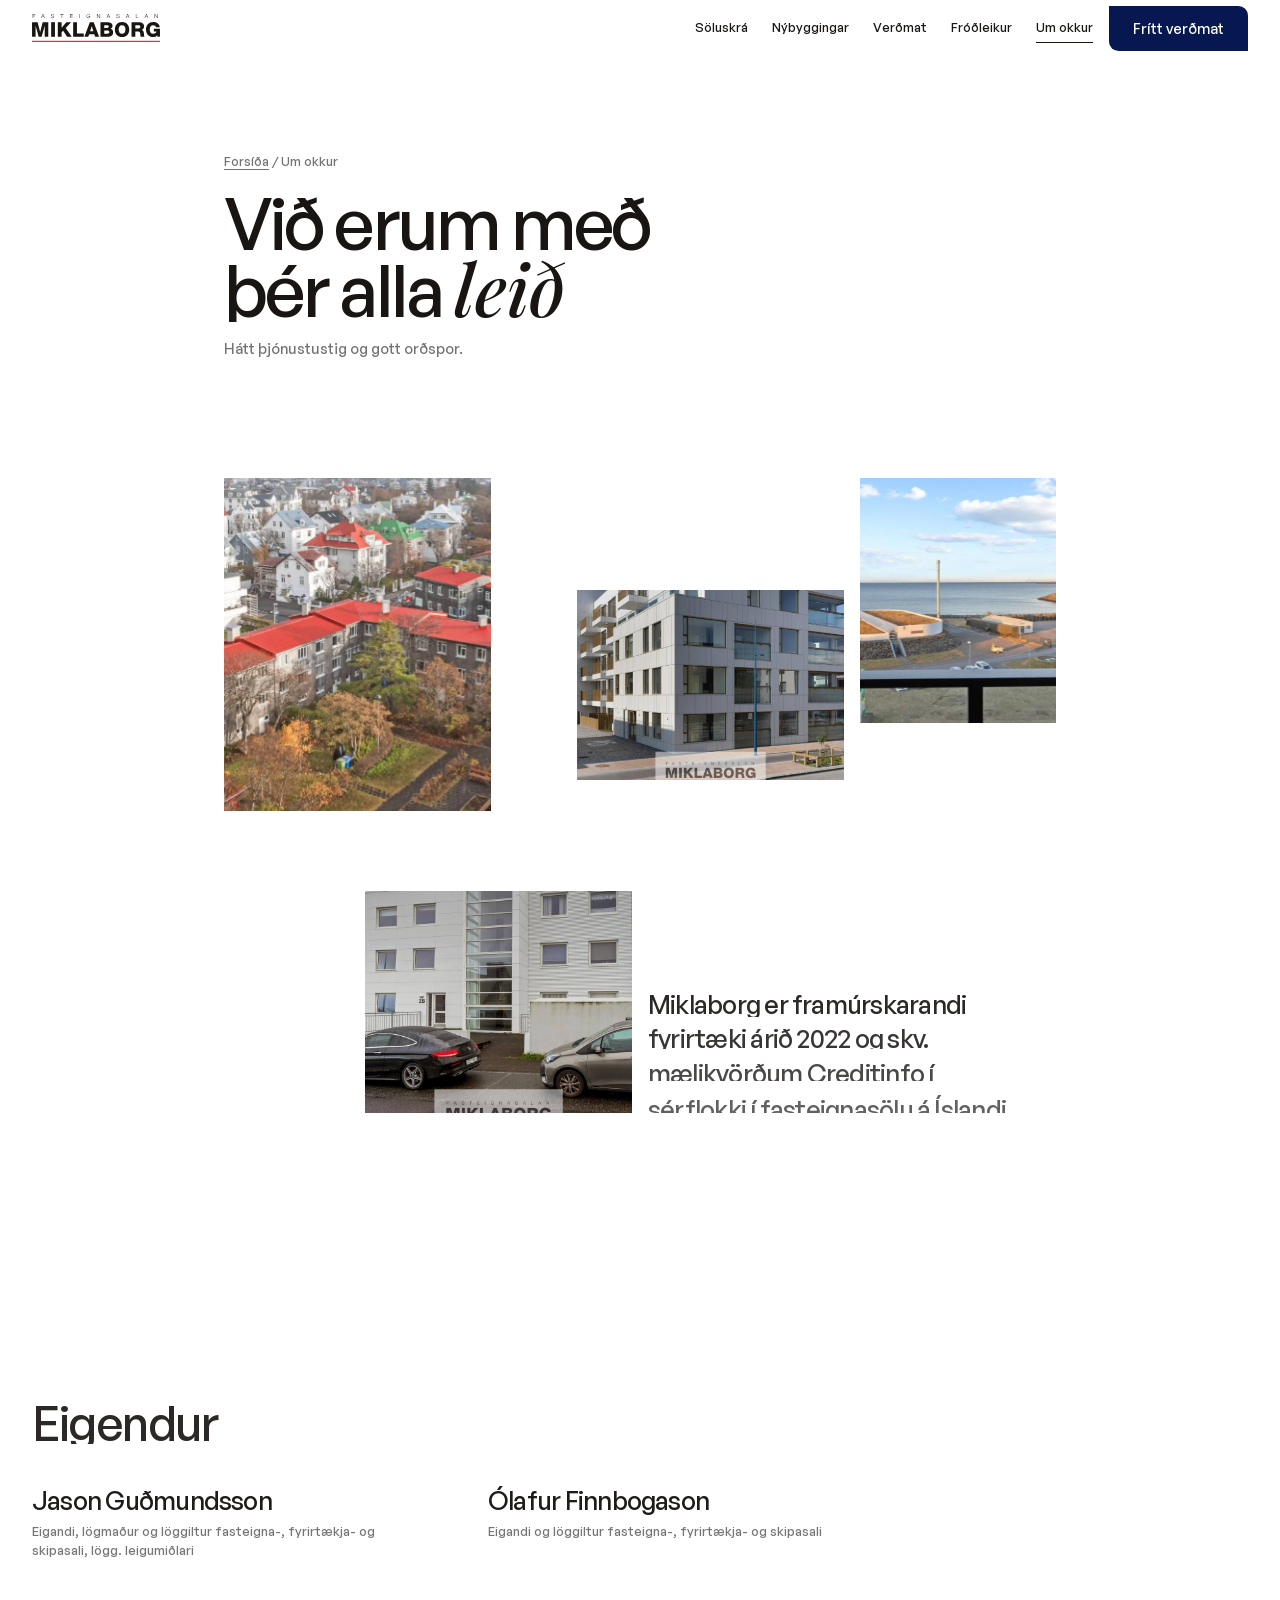
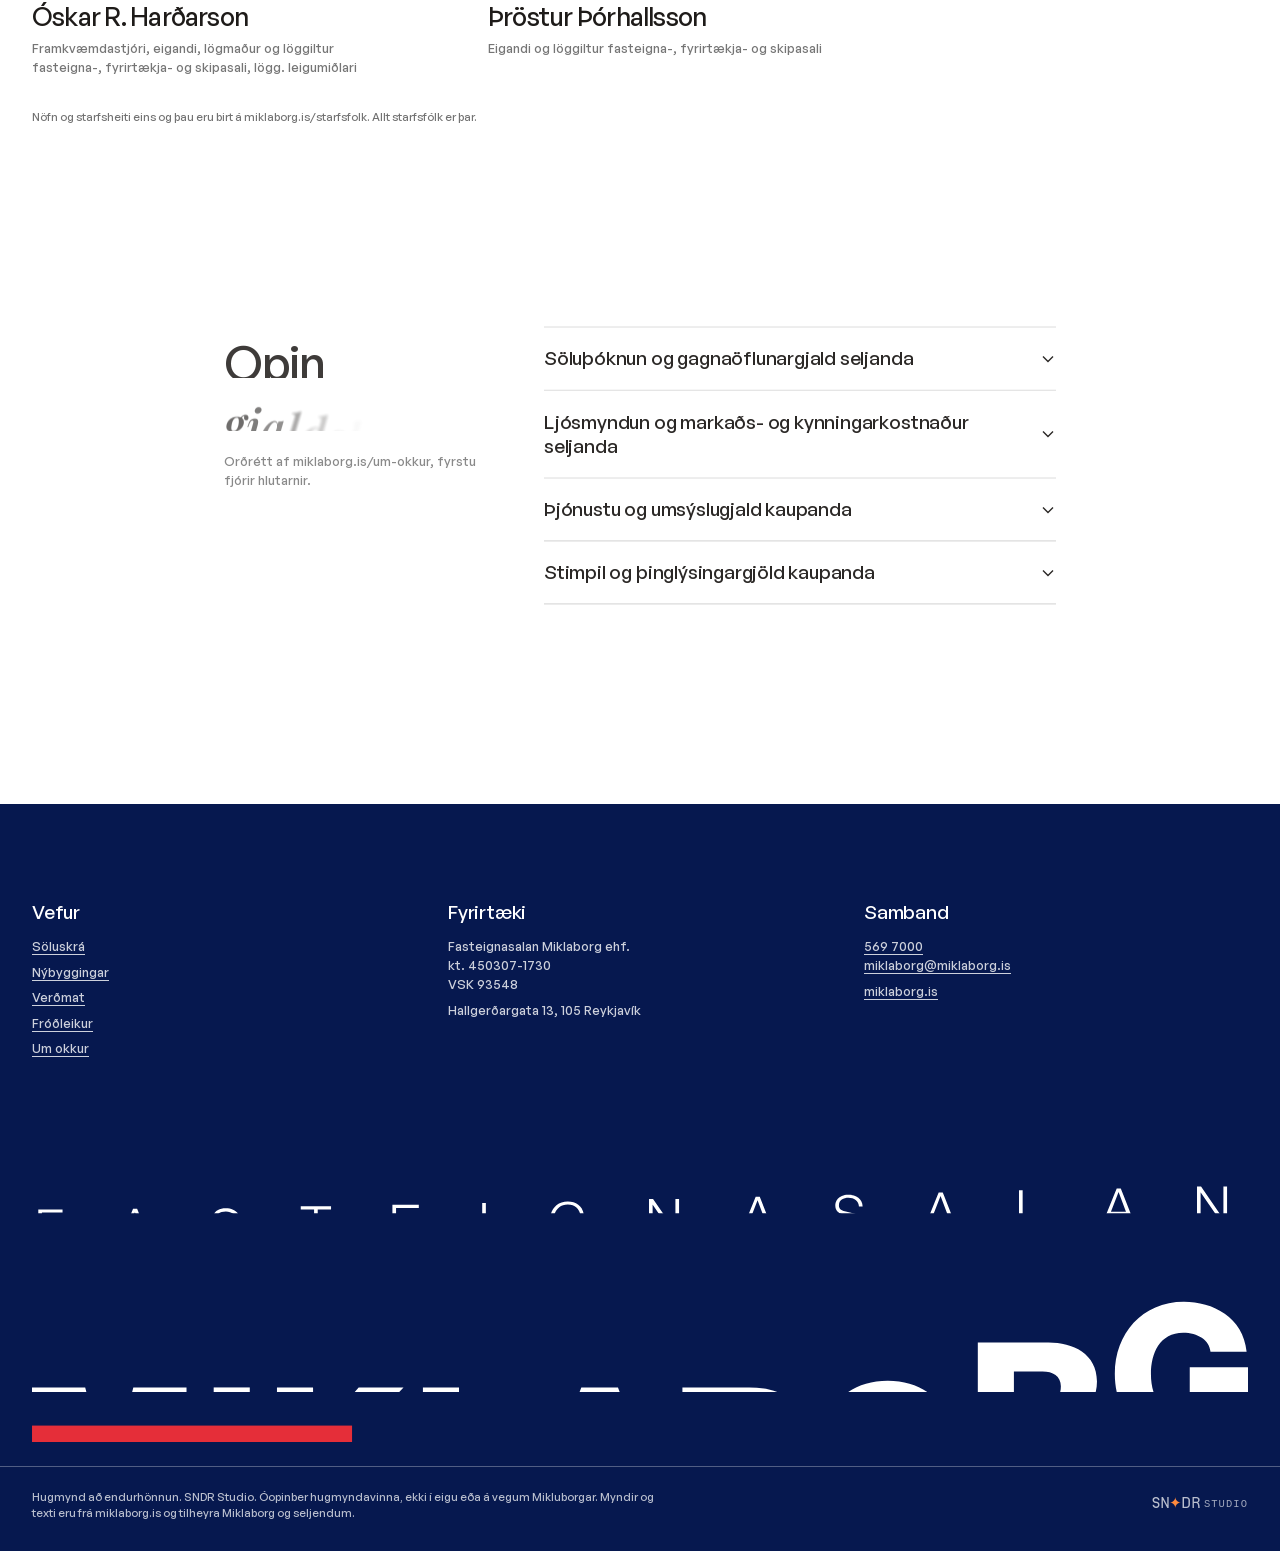
<file: um-okkur/index.html>
<!doctype html>
<html lang="is" class="no-js" data-page="about">
<head>
<meta charset="utf-8">
<meta name="viewport" content="width=device-width, initial-scale=1">
<title>Um okkur | Miklaborg (frumgerð)</title>
<meta name="description" content="Um Miklaborg, eigendur og gjaldskrá. Frumgerð.">
<meta name="robots" content="noindex, nofollow">
<meta name="theme-color" content="#ffffff">
<link rel="icon" type="image/png" sizes="32x32" href="../assets/icons/favicon-32.png">
<link rel="icon" type="image/png" sizes="48x48" href="../assets/icons/favicon-48.png">
<link rel="apple-touch-icon" sizes="180x180" href="../assets/icons/apple-touch-icon.png">
<link rel="preload" href="../assets/fonts/GeneralSans-Variable.woff2" as="font" type="font/woff2" crossorigin>
<link rel="preload" href="../assets/fonts/PlayfairDisplay-MediumItalic.woff2" as="font" type="font/woff2" crossorigin>
<script>/* focus-guard: a focus ring only for people using a keyboard.

   The bug it ends: a menu, drawer or dialog opens and its FIRST link (or the dialog's close button)
   is outlined, as if it were selected. Cause: opening code calls first.focus(), or <dialog>.showModal()
   focuses the first control by itself. When nothing was focused before, the browser decides the ring is
   wanted. Safari never focuses a button on click and a touch tap never does either, so on iPhone,
   iPad and Safari the very first tap paints the ring. Chrome with a mouse hides it, which is why it
   passes the desktop check and then reappears on Sindri's phone.

   How: remember the last input kind on <html data-input="pointer|key"> and let focus-guard.css drop the
   ring while the last input was a pointer. Keyboard users keep every ring. Load before everything else
   (inline in <head>, ~400 bytes), no dependencies. Doc: _tools/focus-guard/README.md */
(function () {
  var root = document.documentElement;
  function set(v) { if (root.getAttribute('data-input') !== v) root.setAttribute('data-input', v); }
  addEventListener('pointerdown', function () { set('pointer'); }, true);
  addEventListener('keydown', function (e) {
    if (e.key === 'Shift' || e.key === 'Control' || e.key === 'Alt' || e.key === 'Meta') return;
    set('key');
  }, true);
})();
</script>
<script>(function(d){var r=d.documentElement;r.className=r.className.replace('no-js','js');
function vw(){r.style.setProperty('--vw',innerWidth+'px')}vw();addEventListener('resize',vw);
addEventListener('pagereveal',function(e){window.__mkVT=e.viewTransition?e.viewTransition.finished:null});
try{var rm=matchMedia('(prefers-reduced-motion: reduce)').matches;if(r.dataset.page==='home'&&!rm&&!sessionStorage.getItem('mkPre')&&!/[?&]nointro/.test(location.search)){r.classList.add('preloader-active');setTimeout(function(){r.classList.remove('preloader-active')},9000)}}catch(e){}})(document);</script>
<style>html.preloader-active{background:#06184f}</style>
<link rel="stylesheet" href="../assets/css/miklaborg.css">

</head>
<body data-theme="light">
<a class="skip" href="#main">Fara beint í efni</a>
<svg width="0" height="0" style="position:absolute" aria-hidden="true" focusable="false"><defs><clipPath id="mk-clip-big"><rect x="-20" y="126" width="2230" height="272"/></clipPath><clipPath id="mk-clip-small"><rect x="-20" y="-6" width="2230" height="82"/></clipPath></defs><symbol id="mk-logo" viewBox="0 0 2188.87 489.18"><polygon points="0 140.16 95.73 140.16 138.69 306.46 139.4 306.46 182.37 140.16 278.11 140.16 278.11 389.62 216.96 389.62 216.96 200.26 216.27 200.26 163.87 389.62 114.25 389.62 61.84 200.26 61.13 200.26 61.13 389.62 0 389.62 0 140.16" fill="currentColor" class="lg lg-big"/><rect x="327.03" y="140.16" width="64.97" height="249.46" fill="currentColor" class="lg lg-big"/><polygon points="440.92 140.16 505.91 140.16 505.91 235.89 588.01 140.16 668.72 140.16 576.48 238.34 680.25 389.62 599.54 389.62 532.46 284.81 505.91 312.75 505.91 389.62 440.92 389.62 440.92 140.16" fill="currentColor" class="lg lg-big"/><polygon points="703.67 140.16 768.63 140.16 768.63 333.72 885 333.72 885 389.62 703.67 389.62 703.67 140.16" fill="currentColor" class="lg lg-big"/><path d="M988.76,140.16h66.02l93.28,249.46h-67.77l-15.38-44.72h-87l-15.71,44.72h-66.73l93.3-249.46Zm4.19,156.53h56.59l-27.6-87.35h-.71l-28.28,87.35Z" fill="currentColor" class="lg lg-big"/><path d="M1170.77,140.16h116.69c42.99-.69,90.15,10.49,90.15,62.53,0,22.38-13.27,40.55-32.85,50.32,26.56,7.68,42.99,30.75,42.99,59.05,0,59.39-43.67,77.56-97.13,77.56h-119.84V140.16Zm64.99,98.18h50.32c11.17,0,26.54-5.94,26.54-23.76s-12.92-24.09-26.54-24.09h-50.32v47.86Zm0,99.24h52.05c20.61,0,34.94-7.35,34.94-27.96,0-22.02-15.37-29.35-34.94-29.35h-52.05v57.31Z" fill="currentColor" class="lg lg-big"/><path d="M1540.42,134.92c78.61,0,122.99,57.65,122.99,129.96s-44.38,129.98-122.99,129.98-122.97-57.65-122.97-129.98,44.35-129.96,122.97-129.96m0,204.04c41.93,0,58-37.04,58-74.08s-16.07-74.06-58-74.06-58.01,37.04-58.01,74.06,16.07,74.08,58.01,74.08" fill="currentColor" class="lg lg-big"/><path d="M1702.54,140.16h127.16c44.02,0,87.34,19.92,87.34,70.23,0,26.89-12.92,52.4-39.13,62.54v.7c26.56,6.3,34.24,35.99,36.33,59.74,.71,10.48,1.77,47.17,10.5,56.25h-64.29c-5.59-8.38-6.63-32.85-7.33-39.84-1.74-25.16-5.93-51.01-36.33-51.01h-49.28v90.85h-64.97V140.16Zm64.97,108.31h54.5c19.57,0,30.04-10.48,30.04-29.35s-14.66-26.89-32.82-26.89h-51.72v56.25Z" fill="currentColor" class="lg lg-big"/><path d="M2188.87,389.62h-41.93l-3.84-27.25c-17.13,24.09-46.47,32.5-69.54,32.5-75.47,0-124.38-57.66-124.38-129.99s48.91-129.96,124.38-129.96c51.7,0,106.9,27.61,112.85,90.15h-64.98c-2.09-21.32-23.06-34.25-49.25-34.25-41.94,0-58,37.04-58,74.06s16.06,74.08,58,74.08c32.14,0,53.8-15.03,57.3-37.73h-45.44v-48.21h104.83v136.61Z" fill="currentColor" class="lg lg-big"/><polygon points="11.3 1.43 54.95 1.43 54.95 7.03 17.84 7.03 17.84 31.9 50.81 31.9 50.81 37.48 17.84 37.48 17.84 70.26 11.3 70.26 11.3 1.43" fill="currentColor" class="lg lg-small"/><path d="M181.88,1.43h7.33l26.98,68.84h-7.03l-8.39-21.4h-31.32l-8.28,21.4h-7.03L181.88,1.43Zm-10.41,41.84h27.08l-13.3-35.27-13.79,35.27Z" fill="currentColor" class="lg lg-small"/><path d="M329.54,47.6c-.29,14.17,9.92,18.51,22.46,18.51,7.23,0,18.21-3.95,18.21-13.97,0-7.82-7.81-10.9-14.16-12.45l-15.33-3.75c-8.09-2.02-15.52-5.86-15.52-16.57,0-6.76,4.34-19.37,23.71-19.37,13.58,0,25.53,7.32,25.44,21.39h-6.55c-.39-10.49-9.06-15.81-18.79-15.81-8.97,0-17.25,3.49-17.25,13.7,0,6.46,4.81,9.15,10.4,10.51l16.78,4.14c9.73,2.6,17.82,6.84,17.82,18.11,0,4.72-1.93,19.66-26.31,19.66-16.29,0-28.24-7.32-27.47-24.09h6.55Z" fill="currentColor" class="lg lg-small"/><polygon points="483.75 1.43 538.29 1.43 538.29 7.03 514.31 7.03 514.31 70.26 507.75 70.26 507.75 7.03 483.75 7.03 483.75 1.43" fill="currentColor" class="lg lg-small"/><polygon points="648.74 1.43 696.27 1.43 696.27 7.03 655.31 7.03 655.31 31.9 693.67 31.9 693.67 37.48 655.31 37.48 655.31 64.66 696.75 64.66 696.75 70.26 648.74 70.26 648.74 1.43" fill="currentColor" class="lg lg-small"/><rect x="810.38" y="1.43" width="6.57" height="68.83" fill="currentColor" class="lg lg-small"/><path d="M994.08,70.26h-4.73l-.87-12.54h-.19c-4.62,9.83-13.88,13.98-23.8,13.98-21.68,0-32.48-17.06-32.48-35.86S942.81,0,964.48,0c14.47,0,26.22,7.79,28.73,22.83h-6.56c-.86-7.9-9.05-17.26-22.17-17.26-18.22,0-25.91,15.23-25.91,30.27s7.69,30.27,25.91,30.27c15.24,0,24.1-10.7,23.8-25.25h-23.41v-5.59h29.2v34.99Z" fill="currentColor" class="lg lg-small"/><polygon points="1110.6 1.43 1117.92 1.43 1158.02 59.65 1158.2 59.65 1158.2 1.43 1164.77 1.43 1164.77 70.26 1157.44 70.26 1117.34 12.05 1117.15 12.05 1117.15 70.26 1110.6 70.26 1110.6 1.43" fill="currentColor" class="lg lg-small"/><path d="M1302.68,1.43h7.33l26.98,68.84h-7.03l-8.38-21.4h-31.31l-8.3,21.4h-7.03L1302.68,1.43Zm-10.4,41.84h27.08l-13.31-35.27-13.78,35.27Z" fill="currentColor" class="lg lg-small"/><path d="M1450.34,47.6c-.28,14.17,9.93,18.51,22.45,18.51,7.23,0,18.22-3.95,18.22-13.97,0-7.82-7.8-10.9-14.18-12.45l-15.32-3.75c-8.1-2.02-15.51-5.86-15.51-16.57,0-6.76,4.33-19.37,23.7-19.37,13.6,0,25.55,7.32,25.45,21.39h-6.56c-.37-10.49-9.05-15.81-18.8-15.81-8.95,0-17.25,3.49-17.25,13.7,0,6.46,4.83,9.15,10.42,10.51l16.76,4.14c9.74,2.6,17.84,6.84,17.84,18.11,0,4.72-1.93,19.66-26.3,19.66-16.3,0-28.24-7.32-27.48-24.09h6.55Z" fill="currentColor" class="lg lg-small"/><path d="M1632.11,1.43h7.33l26.99,68.84h-7.03l-8.37-21.4h-31.34l-8.3,21.4h-7.03L1632.11,1.43Zm-10.41,41.84h27.08l-13.31-35.27-13.78,35.27Z" fill="currentColor" class="lg lg-small"/><polygon points="1776.69 1.43 1783.24 1.43 1783.24 64.66 1821.79 64.66 1821.79 70.26 1776.69 70.26 1776.69 1.43" fill="currentColor" class="lg lg-small"/><path d="M1952.58,1.43h7.32l26.99,68.84h-7.04l-8.38-21.4h-31.32l-8.3,21.4h-7.03L1952.58,1.43Zm-10.42,41.84h27.08l-13.31-35.27-13.78,35.27Z" fill="currentColor" class="lg lg-small"/><polygon points="2097.05 1.43 2104.38 1.43 2144.47 59.65 2144.65 59.65 2144.65 1.43 2151.22 1.43 2151.22 70.26 2143.9 70.26 2103.8 12.05 2103.6 12.05 2103.6 70.26 2097.05 70.26 2097.05 1.43" fill="currentColor" class="lg lg-small"/><rect y="458.28" width="2188.87" height="30.9" fill="#e52e39" class="lg-red"/></symbol></svg>

<header class="hd" data-header>
  <a class="hd-logo" href="../" aria-label="Miklaborg, forsíða" translate="no"><svg class="logo " viewBox="0 0 2188.87 489.18" role="img" aria-label="Miklaborg fasteignasala"><use href="#mk-logo"/></svg></a>
  <nav class="hd-nav" aria-label="Aðalvalmynd"><a class="hd-link desc-m" href="../soluskra/"><span class="btn-label">Söluskrá</span></a><a class="hd-link desc-m" href="../nybyggingar/"><span class="btn-label">Nýbyggingar</span></a><a class="hd-link desc-m" href="../verdmat/"><span class="btn-label">Verðmat</span></a><a class="hd-link desc-m" href="https://miklaborg.is/frodleikur" target="_blank" rel="noopener noreferrer"><span class="btn-label">Fróðleikur</span></a><a class="hd-link desc-m is-active" href="../um-okkur/"><span class="btn-label">Um okkur</span></a></nav>
  <a class="btn size-m hd-cta" href="../verdmat/"><span class="btn-label">Frítt verðmat</span></a>
  <button class="hd-burger" type="button" aria-expanded="false" aria-controls="menu" aria-label="Opna valmynd"><span></span><span></span></button>
</header>
<div class="menu" id="menu" role="dialog" aria-modal="true" aria-label="Valmynd" hidden>
  <div class="menu-bg"></div>
  <div class="menu-panel" tabindex="-1">
    <ul class="menu-list"><li><a class="menu-link title-l" href="../soluskra/">Söluskrá</a></li><li><a class="menu-link title-l" href="../nybyggingar/">Nýbyggingar</a></li><li><a class="menu-link title-l" href="../verdmat/">Verðmat</a></li><li><a class="menu-link title-l" href="https://miklaborg.is/frodleikur" target="_blank" rel="noopener noreferrer">Fróðleikur</a></li><li><a class="menu-link title-l" href="../um-okkur/">Um okkur</a></li></ul>
    <div class="menu-contact desc-l"><p>Hallgerðargata 13, 105 Reykjavík</p><p><a href="tel:+3545697000">569 7000</a></p><p><a href="mailto:miklaborg@miklaborg.is">miklaborg@miklaborg.is</a></p></div>
  </div>
</div>
<div class="layer" id="top"><main id="main">
<section class="first inner" data-inner-hero>
  <div class="container inner-in"><p class="desc-m crumb"><a href="../">Forsíða</a> / Um okkur</p><h1 class="title-2xl inner-title" data-hero-title>Við erum með þér alla <em>leið</em></h1><p class="desc-l inner-p" data-hero-p>Hátt þjónustustig og gott orðspor.</p></div>
</section>
<section class="collage block"><div class="container collage-grid" data-collage>
  <div class="cg cg-1" data-cg="7"><img src="../assets/img/g-hofsvallagata-16-08.jpg" alt="" width="1600" height="1067" loading="lazy" decoding="async"></div>
  <div class="cg cg-2" data-cg="15"><img src="../assets/img/g-laugaborg-509-06.jpg" alt="" width="1600" height="1065" loading="lazy" decoding="async"></div>
  <div class="cg cg-3" data-cg="15" data-scale="1.2"><img src="../assets/img/g-ananaust-1-506-01.jpg" alt="" width="1600" height="1067" loading="lazy" decoding="async"></div>
  <div class="cg cg-4" data-cg="15"><img src="../assets/img/g-storikriki-2b-08.jpg" alt="" width="1600" height="1067" loading="lazy" decoding="async"></div>
  <div class="collage-text"><p class="title-m" data-lines>Miklaborg er framúrskarandi fyrirtæki árið 2022 og skv. mælikvörðum Creditinfo í sérflokki í fasteignasölu á Íslandi.</p></div>
</div></section>
<section class="owners block"><div class="container"><h2 class="title-l" data-lines>Eigendur</h2><ul class="ow-list"><li class="ow"><h3 class="title-m">Jason Guðmundsson</h3><p class="desc-m">Eigandi, lögmaður og löggiltur fasteigna-, fyrirtækja- og skipasali, lögg. leigumiðlari</p></li><li class="ow"><h3 class="title-m">Ólafur Finnbogason</h3><p class="desc-m">Eigandi og löggiltur fasteigna-, fyrirtækja- og skipasali</p></li><li class="ow"><h3 class="title-m">Óskar R. Harðarson</h3><p class="desc-m">Framkvæmdastjóri, eigandi, lögmaður og löggiltur fasteigna-, fyrirtækja- og skipasali, lögg. leigumiðlari</p></li><li class="ow"><h3 class="title-m">Þröstur Þórhallsson</h3><p class="desc-m">Eigandi og löggiltur fasteigna-, fyrirtækja- og skipasali</p></li></ul><p class="desc-s ow-foot">Nöfn og starfsheiti eins og þau eru birt á miklaborg.is/starfsfolk. Allt starfsfólk er þar.</p></div></section>
<section class="fees block" id="gjaldskra"><div class="container fees-grid"><div class="fees-head"><h2 class="title-l" data-lines>Opin <em>gjaldskrá</em></h2><p class="desc-m" data-fade>Orðrétt af miklaborg.is/um-okkur, fyrstu fjórir hlutarnir.</p></div><div class="fq-list"><div class="fq" data-fq><h3 class="fq-h"><button class="fq-btn title-s" type="button" aria-expanded="false" aria-controls="fq-0"><span>Söluþóknun og gagnaöflunargjald seljanda</span><svg class="fq-i" viewBox="0 0 16 16" aria-hidden="true" focusable="false"><path d="M3 6l5 5 5-5" fill="none" stroke="currentColor" stroke-width="1.4"/></svg></button></h3><div class="fq-body" id="fq-0" role="region"><p class="desc-l">Söluþóknun í einkasölu er 1,95% af söluverði eignar auk VSK, þó að lágmarki kr. 550.000 auk. VSK.</p><p class="desc-l">Söluþóknun í almennri sölu er 2,5% af söluverði eignar auk VSK, þó að lágmarki kr. 550.000 auk. VSK.</p><p class="desc-l">Að auki greiðir seljandi útlagðan kostnað vegna gagnaöflunar við gerð söluyfirlits eða samtals kr. 59.000.- auk. VSK.</p><p class="desc-l">Seljandi greiðir engan auglýsingakostnað eða gagnaöflun nema eignin seljist.</p><p class="desc-l">Söluþóknun sumarhúsa er 2,5% auk VSK af söluverði eignar. Söluþóknun fyrirtækja og félaga er 5-7% auk VSK.</p></div></div><div class="fq" data-fq><h3 class="fq-h"><button class="fq-btn title-s" type="button" aria-expanded="false" aria-controls="fq-1"><span>Ljósmyndun og markaðs- og kynningarkostnaður seljanda</span><svg class="fq-i" viewBox="0 0 16 16" aria-hidden="true" focusable="false"><path d="M3 6l5 5 5-5" fill="none" stroke="currentColor" stroke-width="1.4"/></svg></button></h3><div class="fq-body" id="fq-1" role="region"><p class="desc-l">Við vinnum með Fasteignaljósmyndun sem er leiðandi í þjónustu við seljendur og fasteignasala. Viðskiptavinir Mikluborgar fá sérkjör hjá Fasteignaljósmyndun.</p><p class="desc-l">Markaðs- og kynningarkostnaður er eitt fast gjald samtals kr. 56.000.- auk. VSK. Gjaldið er greitt einu sinni en eignin markaðssett þar til hún er seld.</p></div></div><div class="fq" data-fq><h3 class="fq-h"><button class="fq-btn title-s" type="button" aria-expanded="false" aria-controls="fq-2"><span>Þjónustu og umsýslugjald kaupanda</span><svg class="fq-i" viewBox="0 0 16 16" aria-hidden="true" focusable="false"><path d="M3 6l5 5 5-5" fill="none" stroke="currentColor" stroke-width="1.4"/></svg></button></h3><div class="fq-body" id="fq-2" role="region"><p class="desc-l">Gjald sem kaupandi greiðir skv. samningi er samtals kr. 64.000.- auk. VSK.</p><p class="desc-l">Gjaldið er vegna kostnaðar s.s. við ráðgjöf, aðstoð við kaupanda vegna kauptilboðs, kaupsamnings, afsals, umsjón með þinglýsingu skjala og fleira.</p></div></div><div class="fq" data-fq><h3 class="fq-h"><button class="fq-btn title-s" type="button" aria-expanded="false" aria-controls="fq-3"><span>Stimpil og þinglýsingargjöld kaupanda</span><svg class="fq-i" viewBox="0 0 16 16" aria-hidden="true" focusable="false"><path d="M3 6l5 5 5-5" fill="none" stroke="currentColor" stroke-width="1.4"/></svg></button></h3><div class="fq-body" id="fq-3" role="region"><p class="desc-l">Kaupandi greiðir stimpil og þinglýsingargjöld. Þinglýsingargjald af hverju skjali er kr. 3800.-</p><p class="desc-l">Stimpilgjald vegna kaupsamnings og afsals er reiknað af fasteignamati eignarinnar: 0,8% til einstaklinga (0,4% er keypt er í fyrsta skipti) og 1,6% til fyrirtækja.</p></div></div></div></div></section></main><footer class="ft" data-theme-ignore>
  <div class="ft-inner">
    <div class="ft-cols">
      <div class="ft-col" data-acc><button class="ft-head title-s" type="button" aria-expanded="false" aria-controls="ft-vefur"><span>Vefur</span><svg class="ft-arr" viewBox="0 0 16 16" aria-hidden="true" focusable="false"><path d="M3 6l5 5 5-5" fill="none" stroke="currentColor" stroke-width="1.4"/></svg></button><div class="ft-body desc-m" id="ft-vefur"><ul><li><a href="../soluskra/">Söluskrá</a></li><li><a href="../nybyggingar/">Nýbyggingar</a></li><li><a href="../verdmat/">Verðmat</a></li><li><a href="https://miklaborg.is/frodleikur" target="_blank" rel="noopener noreferrer">Fróðleikur</a></li><li><a href="../um-okkur/">Um okkur</a></li></ul></div></div>
      <div class="ft-col" data-acc><button class="ft-head title-s" type="button" aria-expanded="false" aria-controls="ft-fyrirtaeki"><span>Fyrirtæki</span><svg class="ft-arr" viewBox="0 0 16 16" aria-hidden="true" focusable="false"><path d="M3 6l5 5 5-5" fill="none" stroke="currentColor" stroke-width="1.4"/></svg></button><div class="ft-body desc-m" id="ft-fyrirtaeki"><p><span translate="no">Fasteignasalan Miklaborg ehf.</span><br>kt. 450307-1730<br>VSK 93548</p><p>Hallgerðargata 13, 105 Reykjavík</p></div></div>
      <div class="ft-col" data-acc><button class="ft-head title-s" type="button" aria-expanded="false" aria-controls="ft-samband"><span>Samband</span><svg class="ft-arr" viewBox="0 0 16 16" aria-hidden="true" focusable="false"><path d="M3 6l5 5 5-5" fill="none" stroke="currentColor" stroke-width="1.4"/></svg></button><div class="ft-body desc-m" id="ft-samband"><p><a href="tel:+3545697000">569 7000</a><br><a href="mailto:miklaborg@miklaborg.is">miklaborg@miklaborg.is</a></p><p><a href="https://miklaborg.is" target="_blank" rel="noopener noreferrer">miklaborg.is</a></p></div></div>
    </div>
    <div class="ft-mark" aria-hidden="true"><svg class="logo ft-logo" viewBox="0 0 2188.87 489.18" aria-hidden="true" focusable="false"><g clip-path="url(#mk-clip-big)"><polygon points="0 140.16 95.73 140.16 138.69 306.46 139.4 306.46 182.37 140.16 278.11 140.16 278.11 389.62 216.96 389.62 216.96 200.26 216.27 200.26 163.87 389.62 114.25 389.62 61.84 200.26 61.13 200.26 61.13 389.62 0 389.62 0 140.16" fill="currentColor" class="lg lg-big"/><rect x="327.03" y="140.16" width="64.97" height="249.46" fill="currentColor" class="lg lg-big"/><polygon points="440.92 140.16 505.91 140.16 505.91 235.89 588.01 140.16 668.72 140.16 576.48 238.34 680.25 389.62 599.54 389.62 532.46 284.81 505.91 312.75 505.91 389.62 440.92 389.62 440.92 140.16" fill="currentColor" class="lg lg-big"/><polygon points="703.67 140.16 768.63 140.16 768.63 333.72 885 333.72 885 389.62 703.67 389.62 703.67 140.16" fill="currentColor" class="lg lg-big"/><path d="M988.76,140.16h66.02l93.28,249.46h-67.77l-15.38-44.72h-87l-15.71,44.72h-66.73l93.3-249.46Zm4.19,156.53h56.59l-27.6-87.35h-.71l-28.28,87.35Z" fill="currentColor" class="lg lg-big"/><path d="M1170.77,140.16h116.69c42.99-.69,90.15,10.49,90.15,62.53,0,22.38-13.27,40.55-32.85,50.32,26.56,7.68,42.99,30.75,42.99,59.05,0,59.39-43.67,77.56-97.13,77.56h-119.84V140.16Zm64.99,98.18h50.32c11.17,0,26.54-5.94,26.54-23.76s-12.92-24.09-26.54-24.09h-50.32v47.86Zm0,99.24h52.05c20.61,0,34.94-7.35,34.94-27.96,0-22.02-15.37-29.35-34.94-29.35h-52.05v57.31Z" fill="currentColor" class="lg lg-big"/><path d="M1540.42,134.92c78.61,0,122.99,57.65,122.99,129.96s-44.38,129.98-122.99,129.98-122.97-57.65-122.97-129.98,44.35-129.96,122.97-129.96m0,204.04c41.93,0,58-37.04,58-74.08s-16.07-74.06-58-74.06-58.01,37.04-58.01,74.06,16.07,74.08,58.01,74.08" fill="currentColor" class="lg lg-big"/><path d="M1702.54,140.16h127.16c44.02,0,87.34,19.92,87.34,70.23,0,26.89-12.92,52.4-39.13,62.54v.7c26.56,6.3,34.24,35.99,36.33,59.74,.71,10.48,1.77,47.17,10.5,56.25h-64.29c-5.59-8.38-6.63-32.85-7.33-39.84-1.74-25.16-5.93-51.01-36.33-51.01h-49.28v90.85h-64.97V140.16Zm64.97,108.31h54.5c19.57,0,30.04-10.48,30.04-29.35s-14.66-26.89-32.82-26.89h-51.72v56.25Z" fill="currentColor" class="lg lg-big"/><path d="M2188.87,389.62h-41.93l-3.84-27.25c-17.13,24.09-46.47,32.5-69.54,32.5-75.47,0-124.38-57.66-124.38-129.99s48.91-129.96,124.38-129.96c51.7,0,106.9,27.61,112.85,90.15h-64.98c-2.09-21.32-23.06-34.25-49.25-34.25-41.94,0-58,37.04-58,74.06s16.06,74.08,58,74.08c32.14,0,53.8-15.03,57.3-37.73h-45.44v-48.21h104.83v136.61Z" fill="currentColor" class="lg lg-big"/></g><g clip-path="url(#mk-clip-small)"><polygon points="11.3 1.43 54.95 1.43 54.95 7.03 17.84 7.03 17.84 31.9 50.81 31.9 50.81 37.48 17.84 37.48 17.84 70.26 11.3 70.26 11.3 1.43" fill="currentColor" class="lg lg-small"/><path d="M181.88,1.43h7.33l26.98,68.84h-7.03l-8.39-21.4h-31.32l-8.28,21.4h-7.03L181.88,1.43Zm-10.41,41.84h27.08l-13.3-35.27-13.79,35.27Z" fill="currentColor" class="lg lg-small"/><path d="M329.54,47.6c-.29,14.17,9.92,18.51,22.46,18.51,7.23,0,18.21-3.95,18.21-13.97,0-7.82-7.81-10.9-14.16-12.45l-15.33-3.75c-8.09-2.02-15.52-5.86-15.52-16.57,0-6.76,4.34-19.37,23.71-19.37,13.58,0,25.53,7.32,25.44,21.39h-6.55c-.39-10.49-9.06-15.81-18.79-15.81-8.97,0-17.25,3.49-17.25,13.7,0,6.46,4.81,9.15,10.4,10.51l16.78,4.14c9.73,2.6,17.82,6.84,17.82,18.11,0,4.72-1.93,19.66-26.31,19.66-16.29,0-28.24-7.32-27.47-24.09h6.55Z" fill="currentColor" class="lg lg-small"/><polygon points="483.75 1.43 538.29 1.43 538.29 7.03 514.31 7.03 514.31 70.26 507.75 70.26 507.75 7.03 483.75 7.03 483.75 1.43" fill="currentColor" class="lg lg-small"/><polygon points="648.74 1.43 696.27 1.43 696.27 7.03 655.31 7.03 655.31 31.9 693.67 31.9 693.67 37.48 655.31 37.48 655.31 64.66 696.75 64.66 696.75 70.26 648.74 70.26 648.74 1.43" fill="currentColor" class="lg lg-small"/><rect x="810.38" y="1.43" width="6.57" height="68.83" fill="currentColor" class="lg lg-small"/><path d="M994.08,70.26h-4.73l-.87-12.54h-.19c-4.62,9.83-13.88,13.98-23.8,13.98-21.68,0-32.48-17.06-32.48-35.86S942.81,0,964.48,0c14.47,0,26.22,7.79,28.73,22.83h-6.56c-.86-7.9-9.05-17.26-22.17-17.26-18.22,0-25.91,15.23-25.91,30.27s7.69,30.27,25.91,30.27c15.24,0,24.1-10.7,23.8-25.25h-23.41v-5.59h29.2v34.99Z" fill="currentColor" class="lg lg-small"/><polygon points="1110.6 1.43 1117.92 1.43 1158.02 59.65 1158.2 59.65 1158.2 1.43 1164.77 1.43 1164.77 70.26 1157.44 70.26 1117.34 12.05 1117.15 12.05 1117.15 70.26 1110.6 70.26 1110.6 1.43" fill="currentColor" class="lg lg-small"/><path d="M1302.68,1.43h7.33l26.98,68.84h-7.03l-8.38-21.4h-31.31l-8.3,21.4h-7.03L1302.68,1.43Zm-10.4,41.84h27.08l-13.31-35.27-13.78,35.27Z" fill="currentColor" class="lg lg-small"/><path d="M1450.34,47.6c-.28,14.17,9.93,18.51,22.45,18.51,7.23,0,18.22-3.95,18.22-13.97,0-7.82-7.8-10.9-14.18-12.45l-15.32-3.75c-8.1-2.02-15.51-5.86-15.51-16.57,0-6.76,4.33-19.37,23.7-19.37,13.6,0,25.55,7.32,25.45,21.39h-6.56c-.37-10.49-9.05-15.81-18.8-15.81-8.95,0-17.25,3.49-17.25,13.7,0,6.46,4.83,9.15,10.42,10.51l16.76,4.14c9.74,2.6,17.84,6.84,17.84,18.11,0,4.72-1.93,19.66-26.3,19.66-16.3,0-28.24-7.32-27.48-24.09h6.55Z" fill="currentColor" class="lg lg-small"/><path d="M1632.11,1.43h7.33l26.99,68.84h-7.03l-8.37-21.4h-31.34l-8.3,21.4h-7.03L1632.11,1.43Zm-10.41,41.84h27.08l-13.31-35.27-13.78,35.27Z" fill="currentColor" class="lg lg-small"/><polygon points="1776.69 1.43 1783.24 1.43 1783.24 64.66 1821.79 64.66 1821.79 70.26 1776.69 70.26 1776.69 1.43" fill="currentColor" class="lg lg-small"/><path d="M1952.58,1.43h7.32l26.99,68.84h-7.04l-8.38-21.4h-31.32l-8.3,21.4h-7.03L1952.58,1.43Zm-10.42,41.84h27.08l-13.31-35.27-13.78,35.27Z" fill="currentColor" class="lg lg-small"/><polygon points="2097.05 1.43 2104.38 1.43 2144.47 59.65 2144.65 59.65 2144.65 1.43 2151.22 1.43 2151.22 70.26 2143.9 70.26 2103.8 12.05 2103.6 12.05 2103.6 70.26 2097.05 70.26 2097.05 1.43" fill="currentColor" class="lg lg-small"/></g><rect y="458.28" width="2188.87" height="30.9" fill="#e52e39" class="lg-red"/></svg></div>
    <div class="ft-bottom desc-s">
      <p class="ft-note">Hugmynd að endurhönnun. SNDR Studio. Óopinber hugmyndavinna, ekki í eigu eða á vegum Mikluborgar. Myndir og texti eru frá miklaborg.is og tilheyra Miklaborg og seljendum.</p>
      <a class="sndr-badge" href="https://sndrstudio.is" target="_blank" rel="noreferrer"
  aria-label="Hannað af SNDR Studio" data-logotype
  style="--sndr-ink:rgba(255,255,255,0.72);--sndr-ember:#FF8A3D">
  <span class="sndr-badge-mark">SN<span class="sndr-badge-star">✦</span>DR</span>
  <span class="sndr-badge-studio">STUDIO</span>
</a>
    </div>
  </div>
</footer></div>


<script src="../assets/vendor/gsap.min.js"></script>
<script src="../assets/vendor/ScrollTrigger.min.js"></script>
<script src="../assets/vendor/SplitText.min.js"></script>
<script src="../assets/vendor/CustomEase.min.js"></script>
<script src="../assets/vendor/lenis.min.js"></script>
<script src="../assets/js/main.js" defer></script>
</body>
</html>
</file>
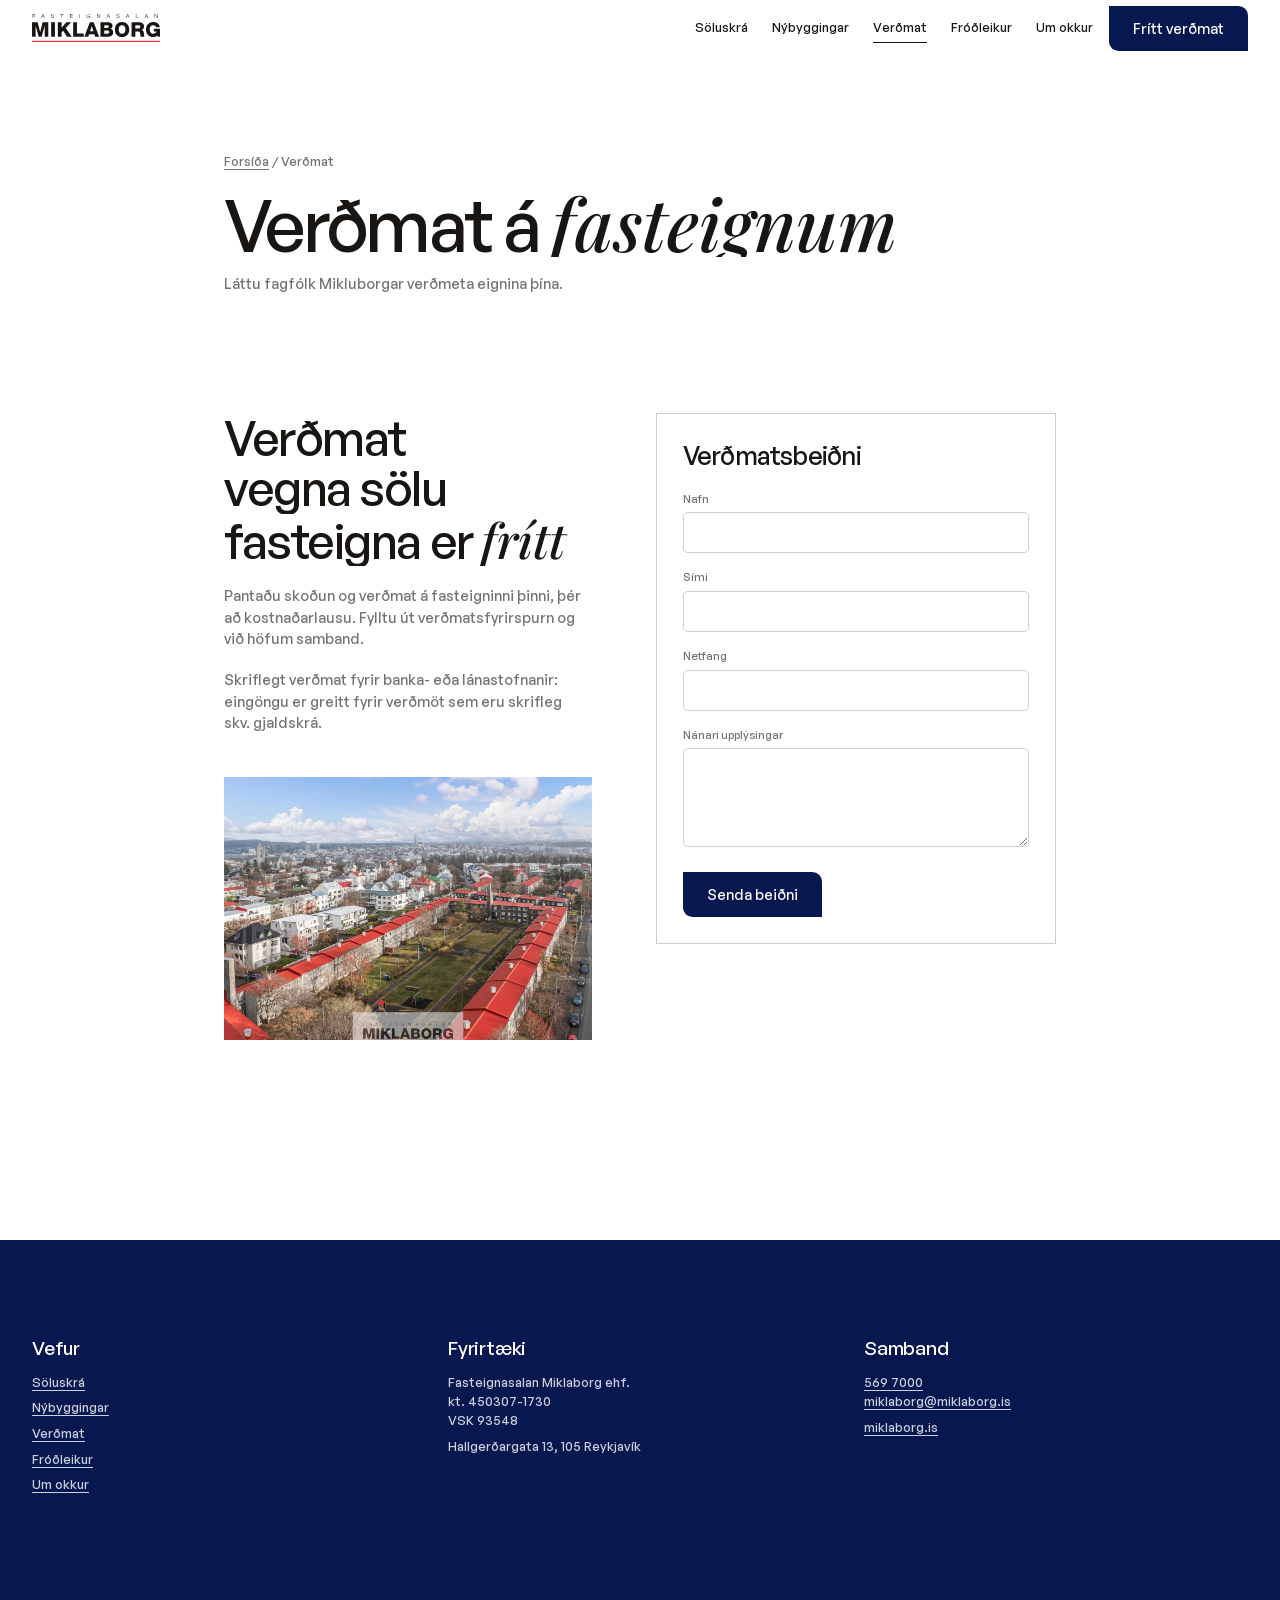
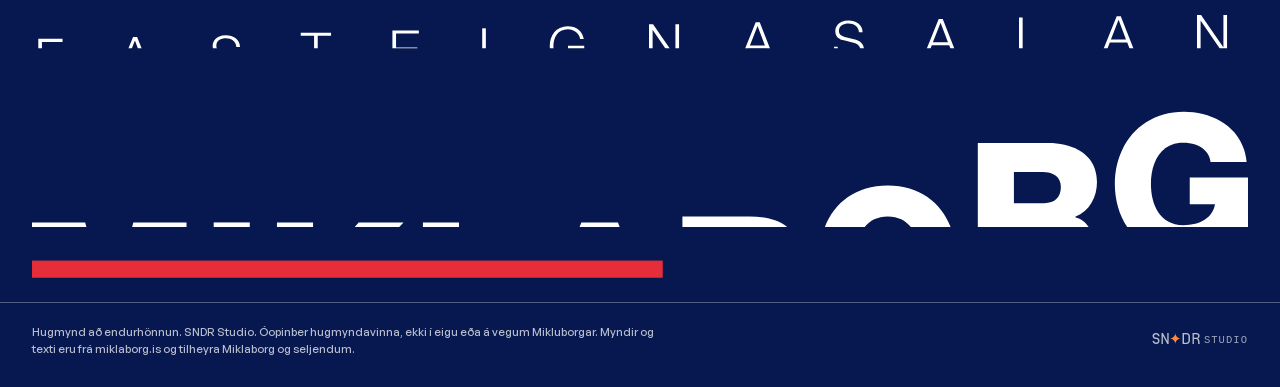
<file: verdmat/index.html>
<!doctype html>
<html lang="is" class="no-js" data-page="valuation">
<head>
<meta charset="utf-8">
<meta name="viewport" content="width=device-width, initial-scale=1">
<title>Verðmat | Miklaborg (frumgerð)</title>
<meta name="description" content="Frítt verðmat fasteigna hjá Miklaborg. Frumgerð, ekkert er sent.">
<meta name="robots" content="noindex, nofollow">
<meta name="theme-color" content="#ffffff">
<link rel="icon" type="image/png" sizes="32x32" href="../assets/icons/favicon-32.png">
<link rel="icon" type="image/png" sizes="48x48" href="../assets/icons/favicon-48.png">
<link rel="apple-touch-icon" sizes="180x180" href="../assets/icons/apple-touch-icon.png">
<link rel="preload" href="../assets/fonts/GeneralSans-Variable.woff2" as="font" type="font/woff2" crossorigin>
<link rel="preload" href="../assets/fonts/PlayfairDisplay-MediumItalic.woff2" as="font" type="font/woff2" crossorigin>
<script>/* focus-guard: a focus ring only for people using a keyboard.

   The bug it ends: a menu, drawer or dialog opens and its FIRST link (or the dialog's close button)
   is outlined, as if it were selected. Cause: opening code calls first.focus(), or <dialog>.showModal()
   focuses the first control by itself. When nothing was focused before, the browser decides the ring is
   wanted. Safari never focuses a button on click and a touch tap never does either, so on iPhone,
   iPad and Safari the very first tap paints the ring. Chrome with a mouse hides it, which is why it
   passes the desktop check and then reappears on Sindri's phone.

   How: remember the last input kind on <html data-input="pointer|key"> and let focus-guard.css drop the
   ring while the last input was a pointer. Keyboard users keep every ring. Load before everything else
   (inline in <head>, ~400 bytes), no dependencies. Doc: _tools/focus-guard/README.md */
(function () {
  var root = document.documentElement;
  function set(v) { if (root.getAttribute('data-input') !== v) root.setAttribute('data-input', v); }
  addEventListener('pointerdown', function () { set('pointer'); }, true);
  addEventListener('keydown', function (e) {
    if (e.key === 'Shift' || e.key === 'Control' || e.key === 'Alt' || e.key === 'Meta') return;
    set('key');
  }, true);
})();
</script>
<script>(function(d){var r=d.documentElement;r.className=r.className.replace('no-js','js');
function vw(){r.style.setProperty('--vw',innerWidth+'px')}vw();addEventListener('resize',vw);
addEventListener('pagereveal',function(e){window.__mkVT=e.viewTransition?e.viewTransition.finished:null});
try{var rm=matchMedia('(prefers-reduced-motion: reduce)').matches;if(r.dataset.page==='home'&&!rm&&!sessionStorage.getItem('mkPre')&&!/[?&]nointro/.test(location.search)){r.classList.add('preloader-active');setTimeout(function(){r.classList.remove('preloader-active')},9000)}}catch(e){}})(document);</script>
<style>html.preloader-active{background:#06184f}</style>
<link rel="stylesheet" href="../assets/css/miklaborg.css">

</head>
<body data-theme="light">
<a class="skip" href="#main">Fara beint í efni</a>
<svg width="0" height="0" style="position:absolute" aria-hidden="true" focusable="false"><defs><clipPath id="mk-clip-big"><rect x="-20" y="126" width="2230" height="272"/></clipPath><clipPath id="mk-clip-small"><rect x="-20" y="-6" width="2230" height="82"/></clipPath></defs><symbol id="mk-logo" viewBox="0 0 2188.87 489.18"><polygon points="0 140.16 95.73 140.16 138.69 306.46 139.4 306.46 182.37 140.16 278.11 140.16 278.11 389.62 216.96 389.62 216.96 200.26 216.27 200.26 163.87 389.62 114.25 389.62 61.84 200.26 61.13 200.26 61.13 389.62 0 389.62 0 140.16" fill="currentColor" class="lg lg-big"/><rect x="327.03" y="140.16" width="64.97" height="249.46" fill="currentColor" class="lg lg-big"/><polygon points="440.92 140.16 505.91 140.16 505.91 235.89 588.01 140.16 668.72 140.16 576.48 238.34 680.25 389.62 599.54 389.62 532.46 284.81 505.91 312.75 505.91 389.62 440.92 389.62 440.92 140.16" fill="currentColor" class="lg lg-big"/><polygon points="703.67 140.16 768.63 140.16 768.63 333.72 885 333.72 885 389.62 703.67 389.62 703.67 140.16" fill="currentColor" class="lg lg-big"/><path d="M988.76,140.16h66.02l93.28,249.46h-67.77l-15.38-44.72h-87l-15.71,44.72h-66.73l93.3-249.46Zm4.19,156.53h56.59l-27.6-87.35h-.71l-28.28,87.35Z" fill="currentColor" class="lg lg-big"/><path d="M1170.77,140.16h116.69c42.99-.69,90.15,10.49,90.15,62.53,0,22.38-13.27,40.55-32.85,50.32,26.56,7.68,42.99,30.75,42.99,59.05,0,59.39-43.67,77.56-97.13,77.56h-119.84V140.16Zm64.99,98.18h50.32c11.17,0,26.54-5.94,26.54-23.76s-12.92-24.09-26.54-24.09h-50.32v47.86Zm0,99.24h52.05c20.61,0,34.94-7.35,34.94-27.96,0-22.02-15.37-29.35-34.94-29.35h-52.05v57.31Z" fill="currentColor" class="lg lg-big"/><path d="M1540.42,134.92c78.61,0,122.99,57.65,122.99,129.96s-44.38,129.98-122.99,129.98-122.97-57.65-122.97-129.98,44.35-129.96,122.97-129.96m0,204.04c41.93,0,58-37.04,58-74.08s-16.07-74.06-58-74.06-58.01,37.04-58.01,74.06,16.07,74.08,58.01,74.08" fill="currentColor" class="lg lg-big"/><path d="M1702.54,140.16h127.16c44.02,0,87.34,19.92,87.34,70.23,0,26.89-12.92,52.4-39.13,62.54v.7c26.56,6.3,34.24,35.99,36.33,59.74,.71,10.48,1.77,47.17,10.5,56.25h-64.29c-5.59-8.38-6.63-32.85-7.33-39.84-1.74-25.16-5.93-51.01-36.33-51.01h-49.28v90.85h-64.97V140.16Zm64.97,108.31h54.5c19.57,0,30.04-10.48,30.04-29.35s-14.66-26.89-32.82-26.89h-51.72v56.25Z" fill="currentColor" class="lg lg-big"/><path d="M2188.87,389.62h-41.93l-3.84-27.25c-17.13,24.09-46.47,32.5-69.54,32.5-75.47,0-124.38-57.66-124.38-129.99s48.91-129.96,124.38-129.96c51.7,0,106.9,27.61,112.85,90.15h-64.98c-2.09-21.32-23.06-34.25-49.25-34.25-41.94,0-58,37.04-58,74.06s16.06,74.08,58,74.08c32.14,0,53.8-15.03,57.3-37.73h-45.44v-48.21h104.83v136.61Z" fill="currentColor" class="lg lg-big"/><polygon points="11.3 1.43 54.95 1.43 54.95 7.03 17.84 7.03 17.84 31.9 50.81 31.9 50.81 37.48 17.84 37.48 17.84 70.26 11.3 70.26 11.3 1.43" fill="currentColor" class="lg lg-small"/><path d="M181.88,1.43h7.33l26.98,68.84h-7.03l-8.39-21.4h-31.32l-8.28,21.4h-7.03L181.88,1.43Zm-10.41,41.84h27.08l-13.3-35.27-13.79,35.27Z" fill="currentColor" class="lg lg-small"/><path d="M329.54,47.6c-.29,14.17,9.92,18.51,22.46,18.51,7.23,0,18.21-3.95,18.21-13.97,0-7.82-7.81-10.9-14.16-12.45l-15.33-3.75c-8.09-2.02-15.52-5.86-15.52-16.57,0-6.76,4.34-19.37,23.71-19.37,13.58,0,25.53,7.32,25.44,21.39h-6.55c-.39-10.49-9.06-15.81-18.79-15.81-8.97,0-17.25,3.49-17.25,13.7,0,6.46,4.81,9.15,10.4,10.51l16.78,4.14c9.73,2.6,17.82,6.84,17.82,18.11,0,4.72-1.93,19.66-26.31,19.66-16.29,0-28.24-7.32-27.47-24.09h6.55Z" fill="currentColor" class="lg lg-small"/><polygon points="483.75 1.43 538.29 1.43 538.29 7.03 514.31 7.03 514.31 70.26 507.75 70.26 507.75 7.03 483.75 7.03 483.75 1.43" fill="currentColor" class="lg lg-small"/><polygon points="648.74 1.43 696.27 1.43 696.27 7.03 655.31 7.03 655.31 31.9 693.67 31.9 693.67 37.48 655.31 37.48 655.31 64.66 696.75 64.66 696.75 70.26 648.74 70.26 648.74 1.43" fill="currentColor" class="lg lg-small"/><rect x="810.38" y="1.43" width="6.57" height="68.83" fill="currentColor" class="lg lg-small"/><path d="M994.08,70.26h-4.73l-.87-12.54h-.19c-4.62,9.83-13.88,13.98-23.8,13.98-21.68,0-32.48-17.06-32.48-35.86S942.81,0,964.48,0c14.47,0,26.22,7.79,28.73,22.83h-6.56c-.86-7.9-9.05-17.26-22.17-17.26-18.22,0-25.91,15.23-25.91,30.27s7.69,30.27,25.91,30.27c15.24,0,24.1-10.7,23.8-25.25h-23.41v-5.59h29.2v34.99Z" fill="currentColor" class="lg lg-small"/><polygon points="1110.6 1.43 1117.92 1.43 1158.02 59.65 1158.2 59.65 1158.2 1.43 1164.77 1.43 1164.77 70.26 1157.44 70.26 1117.34 12.05 1117.15 12.05 1117.15 70.26 1110.6 70.26 1110.6 1.43" fill="currentColor" class="lg lg-small"/><path d="M1302.68,1.43h7.33l26.98,68.84h-7.03l-8.38-21.4h-31.31l-8.3,21.4h-7.03L1302.68,1.43Zm-10.4,41.84h27.08l-13.31-35.27-13.78,35.27Z" fill="currentColor" class="lg lg-small"/><path d="M1450.34,47.6c-.28,14.17,9.93,18.51,22.45,18.51,7.23,0,18.22-3.95,18.22-13.97,0-7.82-7.8-10.9-14.18-12.45l-15.32-3.75c-8.1-2.02-15.51-5.86-15.51-16.57,0-6.76,4.33-19.37,23.7-19.37,13.6,0,25.55,7.32,25.45,21.39h-6.56c-.37-10.49-9.05-15.81-18.8-15.81-8.95,0-17.25,3.49-17.25,13.7,0,6.46,4.83,9.15,10.42,10.51l16.76,4.14c9.74,2.6,17.84,6.84,17.84,18.11,0,4.72-1.93,19.66-26.3,19.66-16.3,0-28.24-7.32-27.48-24.09h6.55Z" fill="currentColor" class="lg lg-small"/><path d="M1632.11,1.43h7.33l26.99,68.84h-7.03l-8.37-21.4h-31.34l-8.3,21.4h-7.03L1632.11,1.43Zm-10.41,41.84h27.08l-13.31-35.27-13.78,35.27Z" fill="currentColor" class="lg lg-small"/><polygon points="1776.69 1.43 1783.24 1.43 1783.24 64.66 1821.79 64.66 1821.79 70.26 1776.69 70.26 1776.69 1.43" fill="currentColor" class="lg lg-small"/><path d="M1952.58,1.43h7.32l26.99,68.84h-7.04l-8.38-21.4h-31.32l-8.3,21.4h-7.03L1952.58,1.43Zm-10.42,41.84h27.08l-13.31-35.27-13.78,35.27Z" fill="currentColor" class="lg lg-small"/><polygon points="2097.05 1.43 2104.38 1.43 2144.47 59.65 2144.65 59.65 2144.65 1.43 2151.22 1.43 2151.22 70.26 2143.9 70.26 2103.8 12.05 2103.6 12.05 2103.6 70.26 2097.05 70.26 2097.05 1.43" fill="currentColor" class="lg lg-small"/><rect y="458.28" width="2188.87" height="30.9" fill="#e52e39" class="lg-red"/></symbol></svg>

<header class="hd" data-header>
  <a class="hd-logo" href="../" aria-label="Miklaborg, forsíða" translate="no"><svg class="logo " viewBox="0 0 2188.87 489.18" role="img" aria-label="Miklaborg fasteignasala"><use href="#mk-logo"/></svg></a>
  <nav class="hd-nav" aria-label="Aðalvalmynd"><a class="hd-link desc-m" href="../soluskra/"><span class="btn-label">Söluskrá</span></a><a class="hd-link desc-m" href="../nybyggingar/"><span class="btn-label">Nýbyggingar</span></a><a class="hd-link desc-m is-active" href="../verdmat/"><span class="btn-label">Verðmat</span></a><a class="hd-link desc-m" href="https://miklaborg.is/frodleikur" target="_blank" rel="noopener noreferrer"><span class="btn-label">Fróðleikur</span></a><a class="hd-link desc-m" href="../um-okkur/"><span class="btn-label">Um okkur</span></a></nav>
  <a class="btn size-m hd-cta" href="../verdmat/"><span class="btn-label">Frítt verðmat</span></a>
  <button class="hd-burger" type="button" aria-expanded="false" aria-controls="menu" aria-label="Opna valmynd"><span></span><span></span></button>
</header>
<div class="menu" id="menu" role="dialog" aria-modal="true" aria-label="Valmynd" hidden>
  <div class="menu-bg"></div>
  <div class="menu-panel" tabindex="-1">
    <ul class="menu-list"><li><a class="menu-link title-l" href="../soluskra/">Söluskrá</a></li><li><a class="menu-link title-l" href="../nybyggingar/">Nýbyggingar</a></li><li><a class="menu-link title-l" href="../verdmat/">Verðmat</a></li><li><a class="menu-link title-l" href="https://miklaborg.is/frodleikur" target="_blank" rel="noopener noreferrer">Fróðleikur</a></li><li><a class="menu-link title-l" href="../um-okkur/">Um okkur</a></li></ul>
    <div class="menu-contact desc-l"><p>Hallgerðargata 13, 105 Reykjavík</p><p><a href="tel:+3545697000">569 7000</a></p><p><a href="mailto:miklaborg@miklaborg.is">miklaborg@miklaborg.is</a></p></div>
  </div>
</div>
<div class="layer" id="top"><main id="main">
<section class="first inner" data-inner-hero>
  <div class="container inner-in"><p class="desc-m crumb"><a href="../">Forsíða</a> / Verðmat</p><h1 class="title-2xl inner-title" data-hero-title>Verðmat á <em>fasteignum</em></h1><p class="desc-l inner-p" data-hero-p>Láttu fagfólk Mikluborgar verðmeta eignina þína.</p></div>
</section>
<section class="val block"><div class="container val-grid">
  <div class="val-text"><h2 class="title-l" data-lines>Verðmat vegna sölu fasteigna er <em>frítt</em></h2>
    <p class="desc-l" data-fade>Pantaðu skoðun og verðmat á fasteigninni þinni, þér að kostnaðarlausu. Fylltu út verðmatsfyrirspurn og við höfum samband.</p>
    <p class="desc-l" data-fade>Skriflegt verðmat fyrir banka- eða lánastofnanir: eingöngu er greitt fyrir verðmöt sem eru skrifleg skv. gjaldskrá.</p>
    <div class="val-img" data-parallax><img src="../assets/img/g-hofsvallagata-16-07.jpg" alt="" width="1600" height="1067" loading="lazy" decoding="async"></div></div>
  <form class="enq val-form" data-enq novalidate>
    <h3 class="title-m">Verðmatsbeiðni</h3>
    <label class="fld"><span class="desc-s">Nafn</span><input class="in desc-m" name="n" autocomplete="name" autocorrect="off" spellcheck="false" required></label>
    <label class="fld"><span class="desc-s">Sími</span><input class="in desc-m" name="s" type="tel" inputmode="tel" autocomplete="tel" spellcheck="false" required></label>
    <label class="fld"><span class="desc-s">Netfang</span><input class="in desc-m" name="e" type="email" autocomplete="email" spellcheck="false" required></label>
    <label class="fld"><span class="desc-s">Nánari upplýsingar</span><textarea class="in desc-m" name="m" rows="4" autocomplete="off"></textarea></label>
    <p class="err desc-s" role="alert" hidden>Vinsamlegast fylltu út nafn, síma og gilt netfang.</p>
    <button class="btn size-m" type="submit"><span class="btn-label">Senda beiðni</span></button>
    <p class="ok desc-m" role="status" hidden>Frumgerð: ekkert var sent. Í raunverulegum vef færi beiðnin til löggiltra fasteignasala Miklaborgar.</p>
  </form>
</div></section></main><footer class="ft" data-theme-ignore>
  <div class="ft-inner">
    <div class="ft-cols">
      <div class="ft-col" data-acc><button class="ft-head title-s" type="button" aria-expanded="false" aria-controls="ft-vefur"><span>Vefur</span><svg class="ft-arr" viewBox="0 0 16 16" aria-hidden="true" focusable="false"><path d="M3 6l5 5 5-5" fill="none" stroke="currentColor" stroke-width="1.4"/></svg></button><div class="ft-body desc-m" id="ft-vefur"><ul><li><a href="../soluskra/">Söluskrá</a></li><li><a href="../nybyggingar/">Nýbyggingar</a></li><li><a href="../verdmat/">Verðmat</a></li><li><a href="https://miklaborg.is/frodleikur" target="_blank" rel="noopener noreferrer">Fróðleikur</a></li><li><a href="../um-okkur/">Um okkur</a></li></ul></div></div>
      <div class="ft-col" data-acc><button class="ft-head title-s" type="button" aria-expanded="false" aria-controls="ft-fyrirtaeki"><span>Fyrirtæki</span><svg class="ft-arr" viewBox="0 0 16 16" aria-hidden="true" focusable="false"><path d="M3 6l5 5 5-5" fill="none" stroke="currentColor" stroke-width="1.4"/></svg></button><div class="ft-body desc-m" id="ft-fyrirtaeki"><p><span translate="no">Fasteignasalan Miklaborg ehf.</span><br>kt. 450307-1730<br>VSK 93548</p><p>Hallgerðargata 13, 105 Reykjavík</p></div></div>
      <div class="ft-col" data-acc><button class="ft-head title-s" type="button" aria-expanded="false" aria-controls="ft-samband"><span>Samband</span><svg class="ft-arr" viewBox="0 0 16 16" aria-hidden="true" focusable="false"><path d="M3 6l5 5 5-5" fill="none" stroke="currentColor" stroke-width="1.4"/></svg></button><div class="ft-body desc-m" id="ft-samband"><p><a href="tel:+3545697000">569 7000</a><br><a href="mailto:miklaborg@miklaborg.is">miklaborg@miklaborg.is</a></p><p><a href="https://miklaborg.is" target="_blank" rel="noopener noreferrer">miklaborg.is</a></p></div></div>
    </div>
    <div class="ft-mark" aria-hidden="true"><svg class="logo ft-logo" viewBox="0 0 2188.87 489.18" aria-hidden="true" focusable="false"><g clip-path="url(#mk-clip-big)"><polygon points="0 140.16 95.73 140.16 138.69 306.46 139.4 306.46 182.37 140.16 278.11 140.16 278.11 389.62 216.96 389.62 216.96 200.26 216.27 200.26 163.87 389.62 114.25 389.62 61.84 200.26 61.13 200.26 61.13 389.62 0 389.62 0 140.16" fill="currentColor" class="lg lg-big"/><rect x="327.03" y="140.16" width="64.97" height="249.46" fill="currentColor" class="lg lg-big"/><polygon points="440.92 140.16 505.91 140.16 505.91 235.89 588.01 140.16 668.72 140.16 576.48 238.34 680.25 389.62 599.54 389.62 532.46 284.81 505.91 312.75 505.91 389.62 440.92 389.62 440.92 140.16" fill="currentColor" class="lg lg-big"/><polygon points="703.67 140.16 768.63 140.16 768.63 333.72 885 333.72 885 389.62 703.67 389.62 703.67 140.16" fill="currentColor" class="lg lg-big"/><path d="M988.76,140.16h66.02l93.28,249.46h-67.77l-15.38-44.72h-87l-15.71,44.72h-66.73l93.3-249.46Zm4.19,156.53h56.59l-27.6-87.35h-.71l-28.28,87.35Z" fill="currentColor" class="lg lg-big"/><path d="M1170.77,140.16h116.69c42.99-.69,90.15,10.49,90.15,62.53,0,22.38-13.27,40.55-32.85,50.32,26.56,7.68,42.99,30.75,42.99,59.05,0,59.39-43.67,77.56-97.13,77.56h-119.84V140.16Zm64.99,98.18h50.32c11.17,0,26.54-5.94,26.54-23.76s-12.92-24.09-26.54-24.09h-50.32v47.86Zm0,99.24h52.05c20.61,0,34.94-7.35,34.94-27.96,0-22.02-15.37-29.35-34.94-29.35h-52.05v57.31Z" fill="currentColor" class="lg lg-big"/><path d="M1540.42,134.92c78.61,0,122.99,57.65,122.99,129.96s-44.38,129.98-122.99,129.98-122.97-57.65-122.97-129.98,44.35-129.96,122.97-129.96m0,204.04c41.93,0,58-37.04,58-74.08s-16.07-74.06-58-74.06-58.01,37.04-58.01,74.06,16.07,74.08,58.01,74.08" fill="currentColor" class="lg lg-big"/><path d="M1702.54,140.16h127.16c44.02,0,87.34,19.92,87.34,70.23,0,26.89-12.92,52.4-39.13,62.54v.7c26.56,6.3,34.24,35.99,36.33,59.74,.71,10.48,1.77,47.17,10.5,56.25h-64.29c-5.59-8.38-6.63-32.85-7.33-39.84-1.74-25.16-5.93-51.01-36.33-51.01h-49.28v90.85h-64.97V140.16Zm64.97,108.31h54.5c19.57,0,30.04-10.48,30.04-29.35s-14.66-26.89-32.82-26.89h-51.72v56.25Z" fill="currentColor" class="lg lg-big"/><path d="M2188.87,389.62h-41.93l-3.84-27.25c-17.13,24.09-46.47,32.5-69.54,32.5-75.47,0-124.38-57.66-124.38-129.99s48.91-129.96,124.38-129.96c51.7,0,106.9,27.61,112.85,90.15h-64.98c-2.09-21.32-23.06-34.25-49.25-34.25-41.94,0-58,37.04-58,74.06s16.06,74.08,58,74.08c32.14,0,53.8-15.03,57.3-37.73h-45.44v-48.21h104.83v136.61Z" fill="currentColor" class="lg lg-big"/></g><g clip-path="url(#mk-clip-small)"><polygon points="11.3 1.43 54.95 1.43 54.95 7.03 17.84 7.03 17.84 31.9 50.81 31.9 50.81 37.48 17.84 37.48 17.84 70.26 11.3 70.26 11.3 1.43" fill="currentColor" class="lg lg-small"/><path d="M181.88,1.43h7.33l26.98,68.84h-7.03l-8.39-21.4h-31.32l-8.28,21.4h-7.03L181.88,1.43Zm-10.41,41.84h27.08l-13.3-35.27-13.79,35.27Z" fill="currentColor" class="lg lg-small"/><path d="M329.54,47.6c-.29,14.17,9.92,18.51,22.46,18.51,7.23,0,18.21-3.95,18.21-13.97,0-7.82-7.81-10.9-14.16-12.45l-15.33-3.75c-8.09-2.02-15.52-5.86-15.52-16.57,0-6.76,4.34-19.37,23.71-19.37,13.58,0,25.53,7.32,25.44,21.39h-6.55c-.39-10.49-9.06-15.81-18.79-15.81-8.97,0-17.25,3.49-17.25,13.7,0,6.46,4.81,9.15,10.4,10.51l16.78,4.14c9.73,2.6,17.82,6.84,17.82,18.11,0,4.72-1.93,19.66-26.31,19.66-16.29,0-28.24-7.32-27.47-24.09h6.55Z" fill="currentColor" class="lg lg-small"/><polygon points="483.75 1.43 538.29 1.43 538.29 7.03 514.31 7.03 514.31 70.26 507.75 70.26 507.75 7.03 483.75 7.03 483.75 1.43" fill="currentColor" class="lg lg-small"/><polygon points="648.74 1.43 696.27 1.43 696.27 7.03 655.31 7.03 655.31 31.9 693.67 31.9 693.67 37.48 655.31 37.48 655.31 64.66 696.75 64.66 696.75 70.26 648.74 70.26 648.74 1.43" fill="currentColor" class="lg lg-small"/><rect x="810.38" y="1.43" width="6.57" height="68.83" fill="currentColor" class="lg lg-small"/><path d="M994.08,70.26h-4.73l-.87-12.54h-.19c-4.62,9.83-13.88,13.98-23.8,13.98-21.68,0-32.48-17.06-32.48-35.86S942.81,0,964.48,0c14.47,0,26.22,7.79,28.73,22.83h-6.56c-.86-7.9-9.05-17.26-22.17-17.26-18.22,0-25.91,15.23-25.91,30.27s7.69,30.27,25.91,30.27c15.24,0,24.1-10.7,23.8-25.25h-23.41v-5.59h29.2v34.99Z" fill="currentColor" class="lg lg-small"/><polygon points="1110.6 1.43 1117.92 1.43 1158.02 59.65 1158.2 59.65 1158.2 1.43 1164.77 1.43 1164.77 70.26 1157.44 70.26 1117.34 12.05 1117.15 12.05 1117.15 70.26 1110.6 70.26 1110.6 1.43" fill="currentColor" class="lg lg-small"/><path d="M1302.68,1.43h7.33l26.98,68.84h-7.03l-8.38-21.4h-31.31l-8.3,21.4h-7.03L1302.68,1.43Zm-10.4,41.84h27.08l-13.31-35.27-13.78,35.27Z" fill="currentColor" class="lg lg-small"/><path d="M1450.34,47.6c-.28,14.17,9.93,18.51,22.45,18.51,7.23,0,18.22-3.95,18.22-13.97,0-7.82-7.8-10.9-14.18-12.45l-15.32-3.75c-8.1-2.02-15.51-5.86-15.51-16.57,0-6.76,4.33-19.37,23.7-19.37,13.6,0,25.55,7.32,25.45,21.39h-6.56c-.37-10.49-9.05-15.81-18.8-15.81-8.95,0-17.25,3.49-17.25,13.7,0,6.46,4.83,9.15,10.42,10.51l16.76,4.14c9.74,2.6,17.84,6.84,17.84,18.11,0,4.72-1.93,19.66-26.3,19.66-16.3,0-28.24-7.32-27.48-24.09h6.55Z" fill="currentColor" class="lg lg-small"/><path d="M1632.11,1.43h7.33l26.99,68.84h-7.03l-8.37-21.4h-31.34l-8.3,21.4h-7.03L1632.11,1.43Zm-10.41,41.84h27.08l-13.31-35.27-13.78,35.27Z" fill="currentColor" class="lg lg-small"/><polygon points="1776.69 1.43 1783.24 1.43 1783.24 64.66 1821.79 64.66 1821.79 70.26 1776.69 70.26 1776.69 1.43" fill="currentColor" class="lg lg-small"/><path d="M1952.58,1.43h7.32l26.99,68.84h-7.04l-8.38-21.4h-31.32l-8.3,21.4h-7.03L1952.58,1.43Zm-10.42,41.84h27.08l-13.31-35.27-13.78,35.27Z" fill="currentColor" class="lg lg-small"/><polygon points="2097.05 1.43 2104.38 1.43 2144.47 59.65 2144.65 59.65 2144.65 1.43 2151.22 1.43 2151.22 70.26 2143.9 70.26 2103.8 12.05 2103.6 12.05 2103.6 70.26 2097.05 70.26 2097.05 1.43" fill="currentColor" class="lg lg-small"/></g><rect y="458.28" width="2188.87" height="30.9" fill="#e52e39" class="lg-red"/></svg></div>
    <div class="ft-bottom desc-s">
      <p class="ft-note">Hugmynd að endurhönnun. SNDR Studio. Óopinber hugmyndavinna, ekki í eigu eða á vegum Mikluborgar. Myndir og texti eru frá miklaborg.is og tilheyra Miklaborg og seljendum.</p>
      <a class="sndr-badge" href="https://sndrstudio.is" target="_blank" rel="noreferrer"
  aria-label="Hannað af SNDR Studio" data-logotype
  style="--sndr-ink:rgba(255,255,255,0.72);--sndr-ember:#FF8A3D">
  <span class="sndr-badge-mark">SN<span class="sndr-badge-star">✦</span>DR</span>
  <span class="sndr-badge-studio">STUDIO</span>
</a>
    </div>
  </div>
</footer></div>


<script src="../assets/vendor/gsap.min.js"></script>
<script src="../assets/vendor/ScrollTrigger.min.js"></script>
<script src="../assets/vendor/SplitText.min.js"></script>
<script src="../assets/vendor/CustomEase.min.js"></script>
<script src="../assets/vendor/lenis.min.js"></script>
<script src="../assets/js/main.js" defer></script>
</body>
</html>
</file>
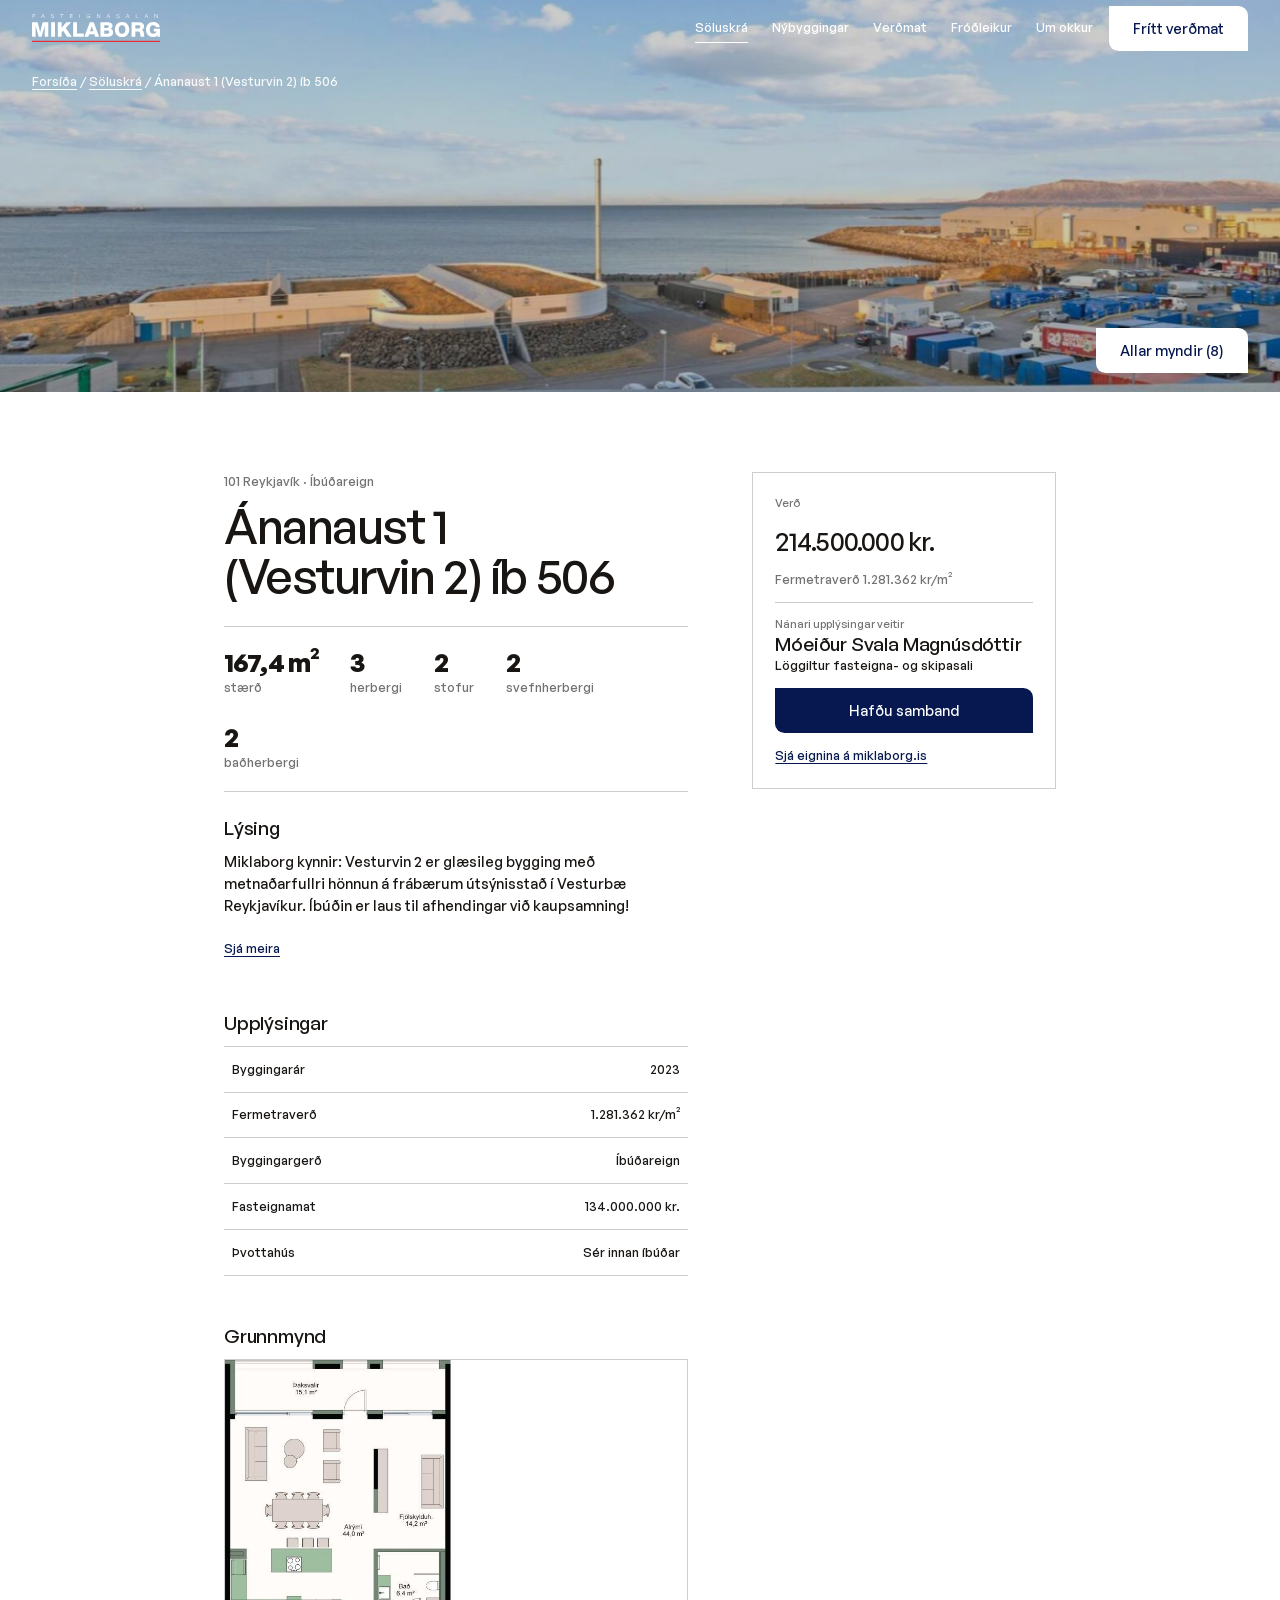
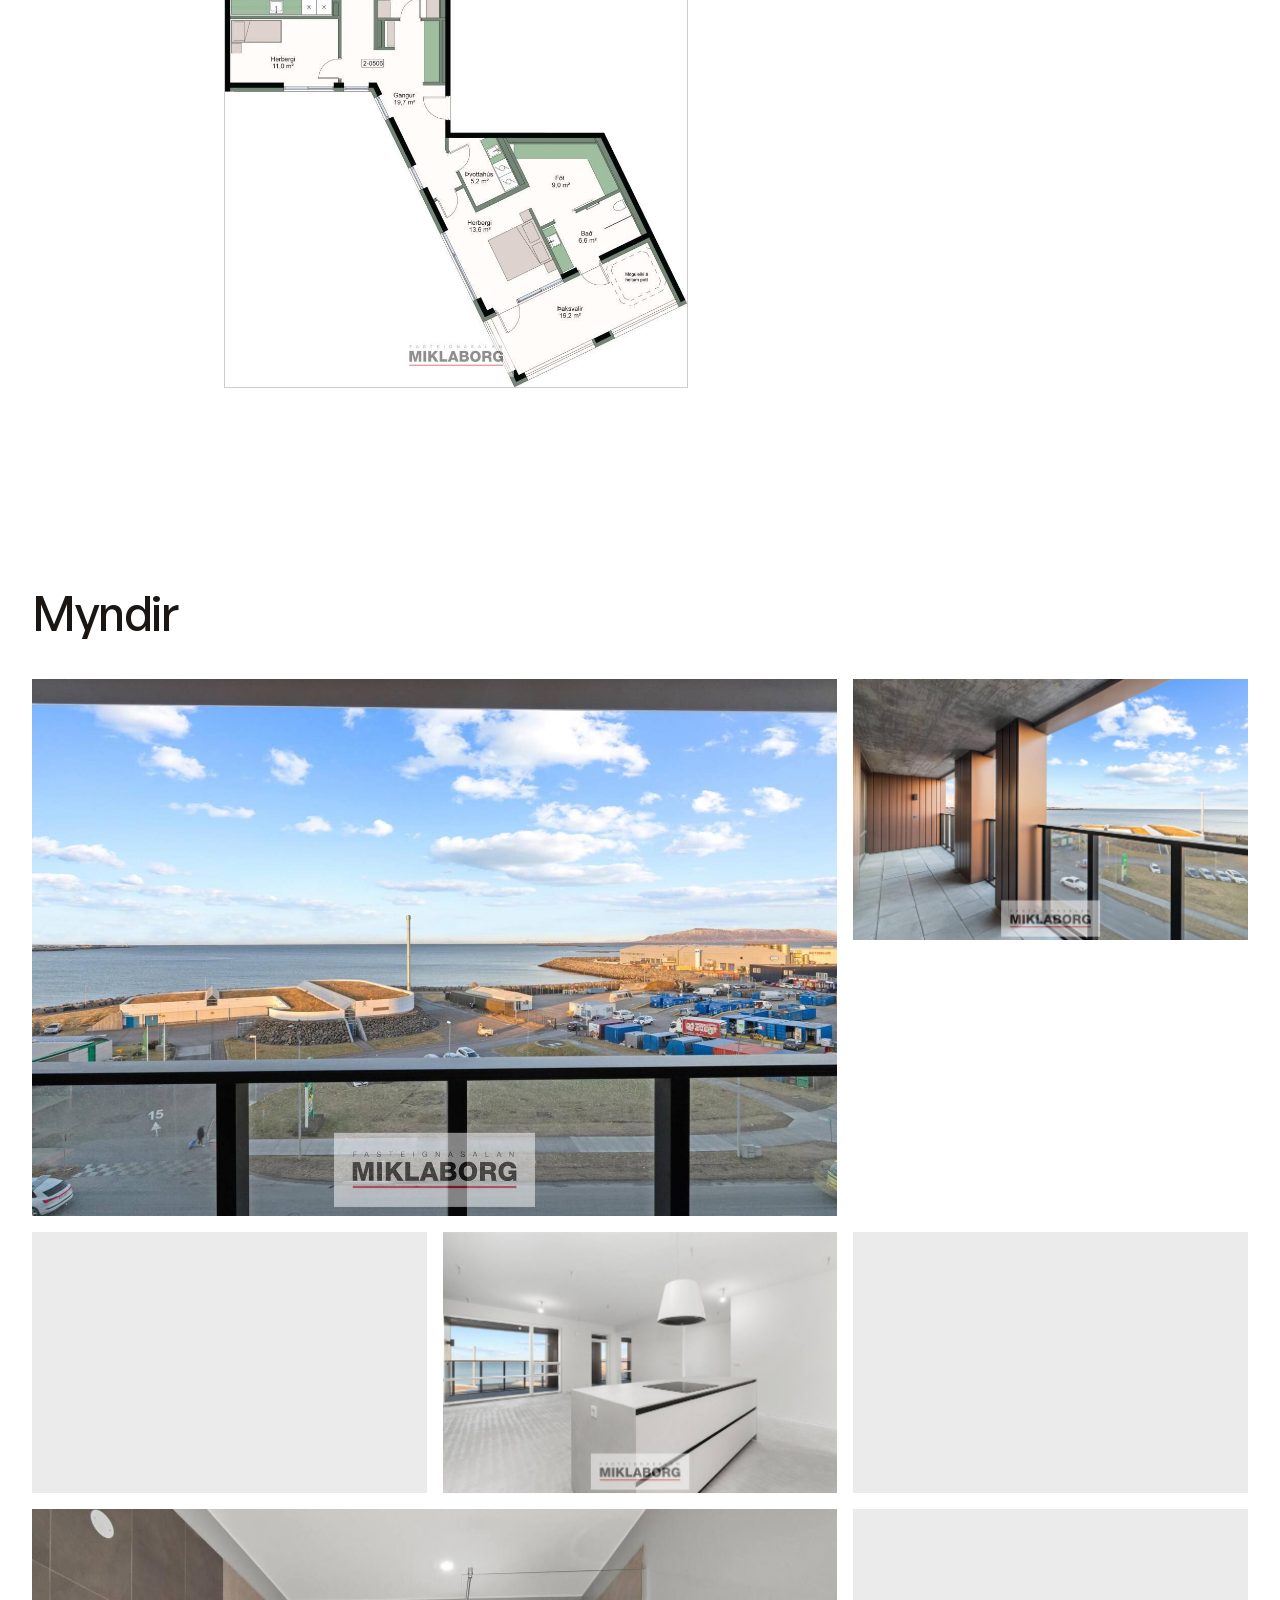
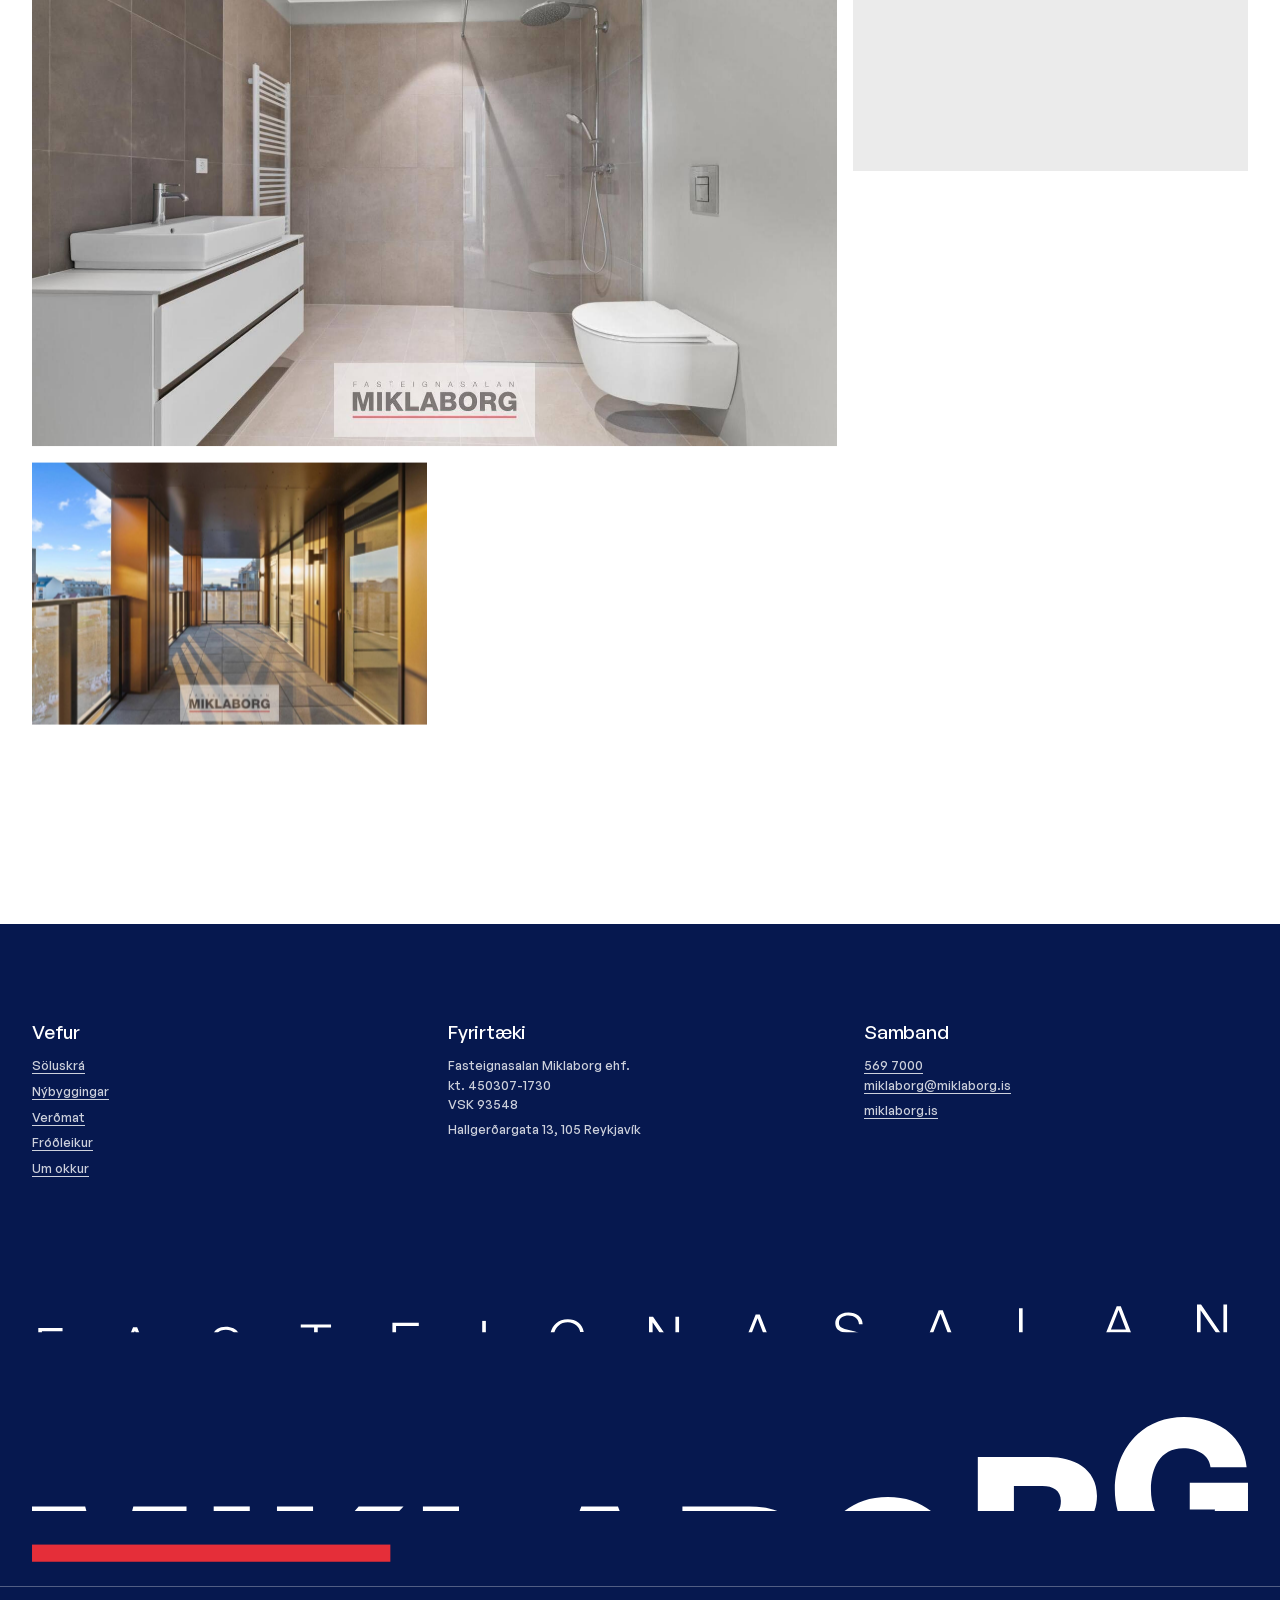
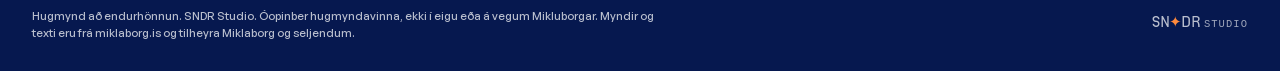
<file: eign/ananaust-1-506/index.html>
<!doctype html>
<html lang="is" class="no-js" data-page="detail">
<head>
<meta charset="utf-8">
<meta name="viewport" content="width=device-width, initial-scale=1">
<title>Ánanaust 1 (Vesturvin 2) íb 506 | Miklaborg (frumgerð)</title>
<meta name="description" content="Ánanaust 1 (Vesturvin 2) íb 506, 101 Reykjavík. Vesturvin 2 er glæsileg bygging með metnaðarfullri hönnun á frábærum útsýnisstað í Vesturbæ Reykjavíkur. Íbúðin er laus til afhendingar við kaupsamning!">
<meta name="robots" content="noindex, nofollow">
<meta name="theme-color" content="#ffffff">
<link rel="icon" type="image/png" sizes="32x32" href="../../assets/icons/favicon-32.png">
<link rel="icon" type="image/png" sizes="48x48" href="../../assets/icons/favicon-48.png">
<link rel="apple-touch-icon" sizes="180x180" href="../../assets/icons/apple-touch-icon.png">
<link rel="preload" href="../../assets/fonts/GeneralSans-Variable.woff2" as="font" type="font/woff2" crossorigin>
<link rel="preload" href="../../assets/fonts/PlayfairDisplay-MediumItalic.woff2" as="font" type="font/woff2" crossorigin>
<script>/* focus-guard: a focus ring only for people using a keyboard.

   The bug it ends: a menu, drawer or dialog opens and its FIRST link (or the dialog's close button)
   is outlined, as if it were selected. Cause: opening code calls first.focus(), or <dialog>.showModal()
   focuses the first control by itself. When nothing was focused before, the browser decides the ring is
   wanted. Safari never focuses a button on click and a touch tap never does either, so on iPhone,
   iPad and Safari the very first tap paints the ring. Chrome with a mouse hides it, which is why it
   passes the desktop check and then reappears on Sindri's phone.

   How: remember the last input kind on <html data-input="pointer|key"> and let focus-guard.css drop the
   ring while the last input was a pointer. Keyboard users keep every ring. Load before everything else
   (inline in <head>, ~400 bytes), no dependencies. Doc: _tools/focus-guard/README.md */
(function () {
  var root = document.documentElement;
  function set(v) { if (root.getAttribute('data-input') !== v) root.setAttribute('data-input', v); }
  addEventListener('pointerdown', function () { set('pointer'); }, true);
  addEventListener('keydown', function (e) {
    if (e.key === 'Shift' || e.key === 'Control' || e.key === 'Alt' || e.key === 'Meta') return;
    set('key');
  }, true);
})();
</script>
<script>(function(d){var r=d.documentElement;r.className=r.className.replace('no-js','js');
function vw(){r.style.setProperty('--vw',innerWidth+'px')}vw();addEventListener('resize',vw);
addEventListener('pagereveal',function(e){window.__mkVT=e.viewTransition?e.viewTransition.finished:null});
try{var rm=matchMedia('(prefers-reduced-motion: reduce)').matches;if(r.dataset.page==='home'&&!rm&&!sessionStorage.getItem('mkPre')&&!/[?&]nointro/.test(location.search)){r.classList.add('preloader-active');setTimeout(function(){r.classList.remove('preloader-active')},9000)}}catch(e){}})(document);</script>
<style>html.preloader-active{background:#06184f}</style>
<link rel="stylesheet" href="../../assets/css/miklaborg.css">

</head>
<body data-theme="light">
<a class="skip" href="#main">Fara beint í efni</a>
<svg width="0" height="0" style="position:absolute" aria-hidden="true" focusable="false"><defs><clipPath id="mk-clip-big"><rect x="-20" y="126" width="2230" height="272"/></clipPath><clipPath id="mk-clip-small"><rect x="-20" y="-6" width="2230" height="82"/></clipPath></defs><symbol id="mk-logo" viewBox="0 0 2188.87 489.18"><polygon points="0 140.16 95.73 140.16 138.69 306.46 139.4 306.46 182.37 140.16 278.11 140.16 278.11 389.62 216.96 389.62 216.96 200.26 216.27 200.26 163.87 389.62 114.25 389.62 61.84 200.26 61.13 200.26 61.13 389.62 0 389.62 0 140.16" fill="currentColor" class="lg lg-big"/><rect x="327.03" y="140.16" width="64.97" height="249.46" fill="currentColor" class="lg lg-big"/><polygon points="440.92 140.16 505.91 140.16 505.91 235.89 588.01 140.16 668.72 140.16 576.48 238.34 680.25 389.62 599.54 389.62 532.46 284.81 505.91 312.75 505.91 389.62 440.92 389.62 440.92 140.16" fill="currentColor" class="lg lg-big"/><polygon points="703.67 140.16 768.63 140.16 768.63 333.72 885 333.72 885 389.62 703.67 389.62 703.67 140.16" fill="currentColor" class="lg lg-big"/><path d="M988.76,140.16h66.02l93.28,249.46h-67.77l-15.38-44.72h-87l-15.71,44.72h-66.73l93.3-249.46Zm4.19,156.53h56.59l-27.6-87.35h-.71l-28.28,87.35Z" fill="currentColor" class="lg lg-big"/><path d="M1170.77,140.16h116.69c42.99-.69,90.15,10.49,90.15,62.53,0,22.38-13.27,40.55-32.85,50.32,26.56,7.68,42.99,30.75,42.99,59.05,0,59.39-43.67,77.56-97.13,77.56h-119.84V140.16Zm64.99,98.18h50.32c11.17,0,26.54-5.94,26.54-23.76s-12.92-24.09-26.54-24.09h-50.32v47.86Zm0,99.24h52.05c20.61,0,34.94-7.35,34.94-27.96,0-22.02-15.37-29.35-34.94-29.35h-52.05v57.31Z" fill="currentColor" class="lg lg-big"/><path d="M1540.42,134.92c78.61,0,122.99,57.65,122.99,129.96s-44.38,129.98-122.99,129.98-122.97-57.65-122.97-129.98,44.35-129.96,122.97-129.96m0,204.04c41.93,0,58-37.04,58-74.08s-16.07-74.06-58-74.06-58.01,37.04-58.01,74.06,16.07,74.08,58.01,74.08" fill="currentColor" class="lg lg-big"/><path d="M1702.54,140.16h127.16c44.02,0,87.34,19.92,87.34,70.23,0,26.89-12.92,52.4-39.13,62.54v.7c26.56,6.3,34.24,35.99,36.33,59.74,.71,10.48,1.77,47.17,10.5,56.25h-64.29c-5.59-8.38-6.63-32.85-7.33-39.84-1.74-25.16-5.93-51.01-36.33-51.01h-49.28v90.85h-64.97V140.16Zm64.97,108.31h54.5c19.57,0,30.04-10.48,30.04-29.35s-14.66-26.89-32.82-26.89h-51.72v56.25Z" fill="currentColor" class="lg lg-big"/><path d="M2188.87,389.62h-41.93l-3.84-27.25c-17.13,24.09-46.47,32.5-69.54,32.5-75.47,0-124.38-57.66-124.38-129.99s48.91-129.96,124.38-129.96c51.7,0,106.9,27.61,112.85,90.15h-64.98c-2.09-21.32-23.06-34.25-49.25-34.25-41.94,0-58,37.04-58,74.06s16.06,74.08,58,74.08c32.14,0,53.8-15.03,57.3-37.73h-45.44v-48.21h104.83v136.61Z" fill="currentColor" class="lg lg-big"/><polygon points="11.3 1.43 54.95 1.43 54.95 7.03 17.84 7.03 17.84 31.9 50.81 31.9 50.81 37.48 17.84 37.48 17.84 70.26 11.3 70.26 11.3 1.43" fill="currentColor" class="lg lg-small"/><path d="M181.88,1.43h7.33l26.98,68.84h-7.03l-8.39-21.4h-31.32l-8.28,21.4h-7.03L181.88,1.43Zm-10.41,41.84h27.08l-13.3-35.27-13.79,35.27Z" fill="currentColor" class="lg lg-small"/><path d="M329.54,47.6c-.29,14.17,9.92,18.51,22.46,18.51,7.23,0,18.21-3.95,18.21-13.97,0-7.82-7.81-10.9-14.16-12.45l-15.33-3.75c-8.09-2.02-15.52-5.86-15.52-16.57,0-6.76,4.34-19.37,23.71-19.37,13.58,0,25.53,7.32,25.44,21.39h-6.55c-.39-10.49-9.06-15.81-18.79-15.81-8.97,0-17.25,3.49-17.25,13.7,0,6.46,4.81,9.15,10.4,10.51l16.78,4.14c9.73,2.6,17.82,6.84,17.82,18.11,0,4.72-1.93,19.66-26.31,19.66-16.29,0-28.24-7.32-27.47-24.09h6.55Z" fill="currentColor" class="lg lg-small"/><polygon points="483.75 1.43 538.29 1.43 538.29 7.03 514.31 7.03 514.31 70.26 507.75 70.26 507.75 7.03 483.75 7.03 483.75 1.43" fill="currentColor" class="lg lg-small"/><polygon points="648.74 1.43 696.27 1.43 696.27 7.03 655.31 7.03 655.31 31.9 693.67 31.9 693.67 37.48 655.31 37.48 655.31 64.66 696.75 64.66 696.75 70.26 648.74 70.26 648.74 1.43" fill="currentColor" class="lg lg-small"/><rect x="810.38" y="1.43" width="6.57" height="68.83" fill="currentColor" class="lg lg-small"/><path d="M994.08,70.26h-4.73l-.87-12.54h-.19c-4.62,9.83-13.88,13.98-23.8,13.98-21.68,0-32.48-17.06-32.48-35.86S942.81,0,964.48,0c14.47,0,26.22,7.79,28.73,22.83h-6.56c-.86-7.9-9.05-17.26-22.17-17.26-18.22,0-25.91,15.23-25.91,30.27s7.69,30.27,25.91,30.27c15.24,0,24.1-10.7,23.8-25.25h-23.41v-5.59h29.2v34.99Z" fill="currentColor" class="lg lg-small"/><polygon points="1110.6 1.43 1117.92 1.43 1158.02 59.65 1158.2 59.65 1158.2 1.43 1164.77 1.43 1164.77 70.26 1157.44 70.26 1117.34 12.05 1117.15 12.05 1117.15 70.26 1110.6 70.26 1110.6 1.43" fill="currentColor" class="lg lg-small"/><path d="M1302.68,1.43h7.33l26.98,68.84h-7.03l-8.38-21.4h-31.31l-8.3,21.4h-7.03L1302.68,1.43Zm-10.4,41.84h27.08l-13.31-35.27-13.78,35.27Z" fill="currentColor" class="lg lg-small"/><path d="M1450.34,47.6c-.28,14.17,9.93,18.51,22.45,18.51,7.23,0,18.22-3.95,18.22-13.97,0-7.82-7.8-10.9-14.18-12.45l-15.32-3.75c-8.1-2.02-15.51-5.86-15.51-16.57,0-6.76,4.33-19.37,23.7-19.37,13.6,0,25.55,7.32,25.45,21.39h-6.56c-.37-10.49-9.05-15.81-18.8-15.81-8.95,0-17.25,3.49-17.25,13.7,0,6.46,4.83,9.15,10.42,10.51l16.76,4.14c9.74,2.6,17.84,6.84,17.84,18.11,0,4.72-1.93,19.66-26.3,19.66-16.3,0-28.24-7.32-27.48-24.09h6.55Z" fill="currentColor" class="lg lg-small"/><path d="M1632.11,1.43h7.33l26.99,68.84h-7.03l-8.37-21.4h-31.34l-8.3,21.4h-7.03L1632.11,1.43Zm-10.41,41.84h27.08l-13.31-35.27-13.78,35.27Z" fill="currentColor" class="lg lg-small"/><polygon points="1776.69 1.43 1783.24 1.43 1783.24 64.66 1821.79 64.66 1821.79 70.26 1776.69 70.26 1776.69 1.43" fill="currentColor" class="lg lg-small"/><path d="M1952.58,1.43h7.32l26.99,68.84h-7.04l-8.38-21.4h-31.32l-8.3,21.4h-7.03L1952.58,1.43Zm-10.42,41.84h27.08l-13.31-35.27-13.78,35.27Z" fill="currentColor" class="lg lg-small"/><polygon points="2097.05 1.43 2104.38 1.43 2144.47 59.65 2144.65 59.65 2144.65 1.43 2151.22 1.43 2151.22 70.26 2143.9 70.26 2103.8 12.05 2103.6 12.05 2103.6 70.26 2097.05 70.26 2097.05 1.43" fill="currentColor" class="lg lg-small"/><rect y="458.28" width="2188.87" height="30.9" fill="#e52e39" class="lg-red"/></symbol></svg>

<header class="hd" data-header>
  <a class="hd-logo" href="../../" aria-label="Miklaborg, forsíða" translate="no"><svg class="logo " viewBox="0 0 2188.87 489.18" role="img" aria-label="Miklaborg fasteignasala"><use href="#mk-logo"/></svg></a>
  <nav class="hd-nav" aria-label="Aðalvalmynd"><a class="hd-link desc-m is-active" href="../../soluskra/"><span class="btn-label">Söluskrá</span></a><a class="hd-link desc-m" href="../../nybyggingar/"><span class="btn-label">Nýbyggingar</span></a><a class="hd-link desc-m" href="../../verdmat/"><span class="btn-label">Verðmat</span></a><a class="hd-link desc-m" href="https://miklaborg.is/frodleikur" target="_blank" rel="noopener noreferrer"><span class="btn-label">Fróðleikur</span></a><a class="hd-link desc-m" href="../../um-okkur/"><span class="btn-label">Um okkur</span></a></nav>
  <a class="btn size-m hd-cta" href="../../verdmat/"><span class="btn-label">Frítt verðmat</span></a>
  <button class="hd-burger" type="button" aria-expanded="false" aria-controls="menu" aria-label="Opna valmynd"><span></span><span></span></button>
</header>
<div class="menu" id="menu" role="dialog" aria-modal="true" aria-label="Valmynd" hidden>
  <div class="menu-bg"></div>
  <div class="menu-panel" tabindex="-1">
    <ul class="menu-list"><li><a class="menu-link title-l" href="../../soluskra/">Söluskrá</a></li><li><a class="menu-link title-l" href="../../nybyggingar/">Nýbyggingar</a></li><li><a class="menu-link title-l" href="../../verdmat/">Verðmat</a></li><li><a class="menu-link title-l" href="https://miklaborg.is/frodleikur" target="_blank" rel="noopener noreferrer">Fróðleikur</a></li><li><a class="menu-link title-l" href="../../um-okkur/">Um okkur</a></li></ul>
    <div class="menu-contact desc-l"><p>Hallgerðargata 13, 105 Reykjavík</p><p><a href="tel:+3545697000">569 7000</a></p><p><a href="mailto:miklaborg@miklaborg.is">miklaborg@miklaborg.is</a></p></div>
  </div>
</div>
<div class="layer" id="top"><main id="main">
<section class="first prop-hero" data-prop-hero data-header-over>
  <div class="prop-hero-img" data-prop-img><img class="prop-hero-pic" src="../../assets/img/g-ananaust-1-506-01.jpg" alt="Ánanaust 1 (Vesturvin 2) íb 506" width="1600" height="1067" loading="eager" decoding="async" fetchpriority="high" sizes="100vw"></div>
  <div class="container prop-hero-in"><p class="desc-m crumb crumb-w"><a href="../../">Forsíða</a> / <a href="../../soluskra/">Söluskrá</a> / Ánanaust 1 (Vesturvin 2) íb 506</p>
    <button class="btn size-m prop-all" type="button" data-gl-open="0"><span class="btn-label">Allar myndir (8)</span></button></div>
</section>
<section class="prop block">
  <div class="container prop-grid">
    <div class="prop-main">
      <p class="desc-m prop-place">101 Reykjavík · Íbúðareign</p>
      <h1 class="title-l prop-title" data-lines>Ánanaust 1 (Vesturvin 2) íb 506</h1>
      <ul class="prop-facts"><li><b class="title-m">167,4 m²</b><span class="desc-m">stærð</span></li><li><b class="title-m">3</b><span class="desc-m">herbergi</span></li><li><b class="title-m">2</b><span class="desc-m">stofur</span></li><li><b class="title-m">2</b><span class="desc-m">svefnherbergi</span></li><li><b class="title-m">2</b><span class="desc-m">baðherbergi</span></li></ul>
      
      <div class="desc" data-expand>
        <h2 class="title-s">Lýsing</h2>
        <p class="desc-l prop-lead">Miklaborg kynnir: Vesturvin 2 er glæsileg bygging með metnaðarfullri hönnun á frábærum útsýnisstað í Vesturbæ Reykjavíkur. Íbúðin er laus til afhendingar við kaupsamning!</p>
        <div class="desc-more" data-expand-body id="more-ananaust-1-506"><p class="desc-l">Íbúð 506 er 4ra herbergja íbúð á 5. hæð með stórglæsilegu sjávarútsýni og yfir til Snæfellsness en íbúðin nær í gegn og nýtur einnig útsýnis yfir fallegan inngarð Vesturvinar. Íbúðinni fylgir stæði í bílgeymslu.</p><p class="desc-l">Íbúðarrýmið skiptist í stóra og bjarta stofu þaðan sem er útgengt á 15,1 fm þaksvalir. Opið stórt eldhús með eldunareyju. Frá stofu er útgengt á tæplega 30 fm svalir sem snúa í norðvestur og nýtur glæsilegs útsýnis. Tvö svefnherbergi þar af hjónasvíta með sér baðherbergi.</p><p class="desc-l">Íbúðirnar afhendast með hágæða ítölskum innréttingum frá Cassina. Vönduð tæki frá Miele og Siemens. Steinborðplötur og gólfsíðir gluggar. Allar íbúðir eru með gólfhita.</p></div>
        <button class="more desc-m" type="button" data-expand-btn aria-expanded="false" aria-controls="more-ananaust-1-506"><span data-expand-label>Sjá meira</span></button>
      </div>
      <dl class="info"><h2 class="title-s">Upplýsingar</h2><div class="info-row"><dt class="desc-m">Byggingarár</dt><dd class="desc-m">2023</dd></div><div class="info-row"><dt class="desc-m">Fermetraverð</dt><dd class="desc-m">1.281.362 kr/m²</dd></div><div class="info-row"><dt class="desc-m">Byggingargerð</dt><dd class="desc-m">Íbúðareign</dd></div><div class="info-row"><dt class="desc-m">Fasteignamat</dt><dd class="desc-m">134.000.000 kr.</dd></div><div class="info-row"><dt class="desc-m">Þvottahús</dt><dd class="desc-m">Sér innan íbúðar</dd></div></dl>
      <figure class="plan"><h2 class="title-s">Grunnmynd</h2><img src="../../assets/img/g-ananaust-1-506-09.jpg" alt="Grunnmynd Ánanaust 1 (Vesturvin 2) íb 506" width="902" height="1225" loading="lazy" decoding="async"></figure>
    </div>
    <aside class="prop-side"><div class="prop-card">
      <p class="desc-s">Verð</p><p class="title-m prop-price">214.500.000 kr.</p><p class="desc-m prop-sqm">Fermetraverð 1.281.362 kr/m²</p>
      <div class="prop-agent"><p class="desc-s">Nánari upplýsingar veitir</p><p class="title-s">Móeiður Svala Magnúsdóttir</p><p class="desc-m">Löggiltur fasteigna- og skipasali</p></div>
      <button class="btn size-m prop-contact" type="button" data-modal-open="enquiry"><span class="btn-label">Hafðu samband</span></button>
      <a class="prop-real desc-m" href="https://miklaborg.is/ananaust-1-vesturvin-2-ib-506-101-reykjavik" target="_blank" rel="noopener noreferrer">Sjá eignina á miklaborg.is</a>
    </div></aside>
  </div>
</section>
<section class="gallery block"><div class="container"><h2 class="title-l" data-lines>Myndir</h2><div class="gl-grid" data-gl-grid><button class="gl-item" type="button" data-gl="0" aria-label="Opna mynd 1 af 8"><img src="../../assets/img/g-ananaust-1-506-01.jpg" alt="Ánanaust 1 (Vesturvin 2) íb 506, mynd 1" width="1600" height="1067" loading="lazy" decoding="async"></button><button class="gl-item" type="button" data-gl="1" aria-label="Opna mynd 2 af 8"><img src="../../assets/img/g-ananaust-1-506-02.jpg" alt="Ánanaust 1 (Vesturvin 2) íb 506, mynd 2" width="1600" height="1067" loading="lazy" decoding="async"></button><button class="gl-item" type="button" data-gl="2" aria-label="Opna mynd 3 af 8"><img src="../../assets/img/g-ananaust-1-506-03.jpg" alt="Ánanaust 1 (Vesturvin 2) íb 506, mynd 3" width="1600" height="1067" loading="lazy" decoding="async"></button><button class="gl-item" type="button" data-gl="3" aria-label="Opna mynd 4 af 8"><img src="../../assets/img/g-ananaust-1-506-04.jpg" alt="Ánanaust 1 (Vesturvin 2) íb 506, mynd 4" width="1600" height="1067" loading="lazy" decoding="async"></button><button class="gl-item" type="button" data-gl="4" aria-label="Opna mynd 5 af 8"><img src="../../assets/img/g-ananaust-1-506-05.jpg" alt="Ánanaust 1 (Vesturvin 2) íb 506, mynd 5" width="1600" height="1067" loading="lazy" decoding="async"></button><button class="gl-item" type="button" data-gl="5" aria-label="Opna mynd 6 af 8"><img src="../../assets/img/g-ananaust-1-506-06.jpg" alt="Ánanaust 1 (Vesturvin 2) íb 506, mynd 6" width="1600" height="1067" loading="lazy" decoding="async"></button><button class="gl-item" type="button" data-gl="6" aria-label="Opna mynd 7 af 8"><img src="../../assets/img/g-ananaust-1-506-07.jpg" alt="Ánanaust 1 (Vesturvin 2) íb 506, mynd 7" width="1600" height="1067" loading="lazy" decoding="async"></button><button class="gl-item" type="button" data-gl="7" aria-label="Opna mynd 8 af 8"><img src="../../assets/img/g-ananaust-1-506-08.jpg" alt="Ánanaust 1 (Vesturvin 2) íb 506, mynd 8" width="1600" height="1067" loading="lazy" decoding="async"></button></div></div></section>



</main><footer class="ft" data-theme-ignore>
  <div class="ft-inner">
    <div class="ft-cols">
      <div class="ft-col" data-acc><button class="ft-head title-s" type="button" aria-expanded="false" aria-controls="ft-vefur"><span>Vefur</span><svg class="ft-arr" viewBox="0 0 16 16" aria-hidden="true" focusable="false"><path d="M3 6l5 5 5-5" fill="none" stroke="currentColor" stroke-width="1.4"/></svg></button><div class="ft-body desc-m" id="ft-vefur"><ul><li><a href="../../soluskra/">Söluskrá</a></li><li><a href="../../nybyggingar/">Nýbyggingar</a></li><li><a href="../../verdmat/">Verðmat</a></li><li><a href="https://miklaborg.is/frodleikur" target="_blank" rel="noopener noreferrer">Fróðleikur</a></li><li><a href="../../um-okkur/">Um okkur</a></li></ul></div></div>
      <div class="ft-col" data-acc><button class="ft-head title-s" type="button" aria-expanded="false" aria-controls="ft-fyrirtaeki"><span>Fyrirtæki</span><svg class="ft-arr" viewBox="0 0 16 16" aria-hidden="true" focusable="false"><path d="M3 6l5 5 5-5" fill="none" stroke="currentColor" stroke-width="1.4"/></svg></button><div class="ft-body desc-m" id="ft-fyrirtaeki"><p><span translate="no">Fasteignasalan Miklaborg ehf.</span><br>kt. 450307-1730<br>VSK 93548</p><p>Hallgerðargata 13, 105 Reykjavík</p></div></div>
      <div class="ft-col" data-acc><button class="ft-head title-s" type="button" aria-expanded="false" aria-controls="ft-samband"><span>Samband</span><svg class="ft-arr" viewBox="0 0 16 16" aria-hidden="true" focusable="false"><path d="M3 6l5 5 5-5" fill="none" stroke="currentColor" stroke-width="1.4"/></svg></button><div class="ft-body desc-m" id="ft-samband"><p><a href="tel:+3545697000">569 7000</a><br><a href="mailto:miklaborg@miklaborg.is">miklaborg@miklaborg.is</a></p><p><a href="https://miklaborg.is" target="_blank" rel="noopener noreferrer">miklaborg.is</a></p></div></div>
    </div>
    <div class="ft-mark" aria-hidden="true"><svg class="logo ft-logo" viewBox="0 0 2188.87 489.18" aria-hidden="true" focusable="false"><g clip-path="url(#mk-clip-big)"><polygon points="0 140.16 95.73 140.16 138.69 306.46 139.4 306.46 182.37 140.16 278.11 140.16 278.11 389.62 216.96 389.62 216.96 200.26 216.27 200.26 163.87 389.62 114.25 389.62 61.84 200.26 61.13 200.26 61.13 389.62 0 389.62 0 140.16" fill="currentColor" class="lg lg-big"/><rect x="327.03" y="140.16" width="64.97" height="249.46" fill="currentColor" class="lg lg-big"/><polygon points="440.92 140.16 505.91 140.16 505.91 235.89 588.01 140.16 668.72 140.16 576.48 238.34 680.25 389.62 599.54 389.62 532.46 284.81 505.91 312.75 505.91 389.62 440.92 389.62 440.92 140.16" fill="currentColor" class="lg lg-big"/><polygon points="703.67 140.16 768.63 140.16 768.63 333.72 885 333.72 885 389.62 703.67 389.62 703.67 140.16" fill="currentColor" class="lg lg-big"/><path d="M988.76,140.16h66.02l93.28,249.46h-67.77l-15.38-44.72h-87l-15.71,44.72h-66.73l93.3-249.46Zm4.19,156.53h56.59l-27.6-87.35h-.71l-28.28,87.35Z" fill="currentColor" class="lg lg-big"/><path d="M1170.77,140.16h116.69c42.99-.69,90.15,10.49,90.15,62.53,0,22.38-13.27,40.55-32.85,50.32,26.56,7.68,42.99,30.75,42.99,59.05,0,59.39-43.67,77.56-97.13,77.56h-119.84V140.16Zm64.99,98.18h50.32c11.17,0,26.54-5.94,26.54-23.76s-12.92-24.09-26.54-24.09h-50.32v47.86Zm0,99.24h52.05c20.61,0,34.94-7.35,34.94-27.96,0-22.02-15.37-29.35-34.94-29.35h-52.05v57.31Z" fill="currentColor" class="lg lg-big"/><path d="M1540.42,134.92c78.61,0,122.99,57.65,122.99,129.96s-44.38,129.98-122.99,129.98-122.97-57.65-122.97-129.98,44.35-129.96,122.97-129.96m0,204.04c41.93,0,58-37.04,58-74.08s-16.07-74.06-58-74.06-58.01,37.04-58.01,74.06,16.07,74.08,58.01,74.08" fill="currentColor" class="lg lg-big"/><path d="M1702.54,140.16h127.16c44.02,0,87.34,19.92,87.34,70.23,0,26.89-12.92,52.4-39.13,62.54v.7c26.56,6.3,34.24,35.99,36.33,59.74,.71,10.48,1.77,47.17,10.5,56.25h-64.29c-5.59-8.38-6.63-32.85-7.33-39.84-1.74-25.16-5.93-51.01-36.33-51.01h-49.28v90.85h-64.97V140.16Zm64.97,108.31h54.5c19.57,0,30.04-10.48,30.04-29.35s-14.66-26.89-32.82-26.89h-51.72v56.25Z" fill="currentColor" class="lg lg-big"/><path d="M2188.87,389.62h-41.93l-3.84-27.25c-17.13,24.09-46.47,32.5-69.54,32.5-75.47,0-124.38-57.66-124.38-129.99s48.91-129.96,124.38-129.96c51.7,0,106.9,27.61,112.85,90.15h-64.98c-2.09-21.32-23.06-34.25-49.25-34.25-41.94,0-58,37.04-58,74.06s16.06,74.08,58,74.08c32.14,0,53.8-15.03,57.3-37.73h-45.44v-48.21h104.83v136.61Z" fill="currentColor" class="lg lg-big"/></g><g clip-path="url(#mk-clip-small)"><polygon points="11.3 1.43 54.95 1.43 54.95 7.03 17.84 7.03 17.84 31.9 50.81 31.9 50.81 37.48 17.84 37.48 17.84 70.26 11.3 70.26 11.3 1.43" fill="currentColor" class="lg lg-small"/><path d="M181.88,1.43h7.33l26.98,68.84h-7.03l-8.39-21.4h-31.32l-8.28,21.4h-7.03L181.88,1.43Zm-10.41,41.84h27.08l-13.3-35.27-13.79,35.27Z" fill="currentColor" class="lg lg-small"/><path d="M329.54,47.6c-.29,14.17,9.92,18.51,22.46,18.51,7.23,0,18.21-3.95,18.21-13.97,0-7.82-7.81-10.9-14.16-12.45l-15.33-3.75c-8.09-2.02-15.52-5.86-15.52-16.57,0-6.76,4.34-19.37,23.71-19.37,13.58,0,25.53,7.32,25.44,21.39h-6.55c-.39-10.49-9.06-15.81-18.79-15.81-8.97,0-17.25,3.49-17.25,13.7,0,6.46,4.81,9.15,10.4,10.51l16.78,4.14c9.73,2.6,17.82,6.84,17.82,18.11,0,4.72-1.93,19.66-26.31,19.66-16.29,0-28.24-7.32-27.47-24.09h6.55Z" fill="currentColor" class="lg lg-small"/><polygon points="483.75 1.43 538.29 1.43 538.29 7.03 514.31 7.03 514.31 70.26 507.75 70.26 507.75 7.03 483.75 7.03 483.75 1.43" fill="currentColor" class="lg lg-small"/><polygon points="648.74 1.43 696.27 1.43 696.27 7.03 655.31 7.03 655.31 31.9 693.67 31.9 693.67 37.48 655.31 37.48 655.31 64.66 696.75 64.66 696.75 70.26 648.74 70.26 648.74 1.43" fill="currentColor" class="lg lg-small"/><rect x="810.38" y="1.43" width="6.57" height="68.83" fill="currentColor" class="lg lg-small"/><path d="M994.08,70.26h-4.73l-.87-12.54h-.19c-4.62,9.83-13.88,13.98-23.8,13.98-21.68,0-32.48-17.06-32.48-35.86S942.81,0,964.48,0c14.47,0,26.22,7.79,28.73,22.83h-6.56c-.86-7.9-9.05-17.26-22.17-17.26-18.22,0-25.91,15.23-25.91,30.27s7.69,30.27,25.91,30.27c15.24,0,24.1-10.7,23.8-25.25h-23.41v-5.59h29.2v34.99Z" fill="currentColor" class="lg lg-small"/><polygon points="1110.6 1.43 1117.92 1.43 1158.02 59.65 1158.2 59.65 1158.2 1.43 1164.77 1.43 1164.77 70.26 1157.44 70.26 1117.34 12.05 1117.15 12.05 1117.15 70.26 1110.6 70.26 1110.6 1.43" fill="currentColor" class="lg lg-small"/><path d="M1302.68,1.43h7.33l26.98,68.84h-7.03l-8.38-21.4h-31.31l-8.3,21.4h-7.03L1302.68,1.43Zm-10.4,41.84h27.08l-13.31-35.27-13.78,35.27Z" fill="currentColor" class="lg lg-small"/><path d="M1450.34,47.6c-.28,14.17,9.93,18.51,22.45,18.51,7.23,0,18.22-3.95,18.22-13.97,0-7.82-7.8-10.9-14.18-12.45l-15.32-3.75c-8.1-2.02-15.51-5.86-15.51-16.57,0-6.76,4.33-19.37,23.7-19.37,13.6,0,25.55,7.32,25.45,21.39h-6.56c-.37-10.49-9.05-15.81-18.8-15.81-8.95,0-17.25,3.49-17.25,13.7,0,6.46,4.83,9.15,10.42,10.51l16.76,4.14c9.74,2.6,17.84,6.84,17.84,18.11,0,4.72-1.93,19.66-26.3,19.66-16.3,0-28.24-7.32-27.48-24.09h6.55Z" fill="currentColor" class="lg lg-small"/><path d="M1632.11,1.43h7.33l26.99,68.84h-7.03l-8.37-21.4h-31.34l-8.3,21.4h-7.03L1632.11,1.43Zm-10.41,41.84h27.08l-13.31-35.27-13.78,35.27Z" fill="currentColor" class="lg lg-small"/><polygon points="1776.69 1.43 1783.24 1.43 1783.24 64.66 1821.79 64.66 1821.79 70.26 1776.69 70.26 1776.69 1.43" fill="currentColor" class="lg lg-small"/><path d="M1952.58,1.43h7.32l26.99,68.84h-7.04l-8.38-21.4h-31.32l-8.3,21.4h-7.03L1952.58,1.43Zm-10.42,41.84h27.08l-13.31-35.27-13.78,35.27Z" fill="currentColor" class="lg lg-small"/><polygon points="2097.05 1.43 2104.38 1.43 2144.47 59.65 2144.65 59.65 2144.65 1.43 2151.22 1.43 2151.22 70.26 2143.9 70.26 2103.8 12.05 2103.6 12.05 2103.6 70.26 2097.05 70.26 2097.05 1.43" fill="currentColor" class="lg lg-small"/></g><rect y="458.28" width="2188.87" height="30.9" fill="#e52e39" class="lg-red"/></svg></div>
    <div class="ft-bottom desc-s">
      <p class="ft-note">Hugmynd að endurhönnun. SNDR Studio. Óopinber hugmyndavinna, ekki í eigu eða á vegum Mikluborgar. Myndir og texti eru frá miklaborg.is og tilheyra Miklaborg og seljendum.</p>
      <a class="sndr-badge" href="https://sndrstudio.is" target="_blank" rel="noreferrer"
  aria-label="Hannað af SNDR Studio" data-logotype
  style="--sndr-ink:rgba(255,255,255,0.72);--sndr-ember:#FF8A3D">
  <span class="sndr-badge-mark">SN<span class="sndr-badge-star">✦</span>DR</span>
  <span class="sndr-badge-studio">STUDIO</span>
</a>
    </div>
  </div>
</footer></div>
<div class="lb" data-lb hidden data-json="[&quot;../../assets/img/g-ananaust-1-506-01.jpg&quot;,&quot;../../assets/img/g-ananaust-1-506-02.jpg&quot;,&quot;../../assets/img/g-ananaust-1-506-03.jpg&quot;,&quot;../../assets/img/g-ananaust-1-506-04.jpg&quot;,&quot;../../assets/img/g-ananaust-1-506-05.jpg&quot;,&quot;../../assets/img/g-ananaust-1-506-06.jpg&quot;,&quot;../../assets/img/g-ananaust-1-506-07.jpg&quot;,&quot;../../assets/img/g-ananaust-1-506-08.jpg&quot;]" role="dialog" aria-modal="true" aria-label="Myndasafn" tabindex="-1">
  <div class="lb-ov" data-lb-close></div>
  <button class="lb-x" type="button" data-lb-close aria-label="Loka">×</button>
  <button class="lb-nav lb-prev" type="button" data-lb-prev aria-label="Fyrri mynd"><svg class="arr" viewBox="0 0 16 16" aria-hidden="true" focusable="false"><path d="M3 8h9M8.5 4l4 4-4 4" fill="none" stroke="currentColor" stroke-width="1.4"/></svg></button>
  <figure class="lb-fig"><img class="lb-img" alt="" decoding="async"><figcaption class="lb-cap desc-m"></figcaption></figure>
  <button class="lb-nav lb-next" type="button" data-lb-next aria-label="Næsta mynd"><svg class="arr" viewBox="0 0 16 16" aria-hidden="true" focusable="false"><path d="M3 8h9M8.5 4l4 4-4 4" fill="none" stroke="currentColor" stroke-width="1.4"/></svg></button>
</div>
<div class="pin-modal" data-modal="enquiry" hidden>
  <div class="modal-ov" data-close></div>
  <div class="modal-panel" role="dialog" aria-modal="true" aria-label="Hafðu samband" tabindex="-1">
    <button class="modal-x" type="button" data-close aria-label="Loka">×</button>
    <div class="modal-body">
      <p class="desc-s modal-place">Ánanaust 1 (Vesturvin 2) íb 506</p><h3 class="title-m">Hafðu samband</h3>
      <form class="enq" data-enq novalidate>
        <label class="fld"><span class="desc-s">Nafn</span><input class="in desc-m" name="n" autocomplete="name" autocorrect="off" spellcheck="false" required></label>
        <label class="fld"><span class="desc-s">Sími</span><input class="in desc-m" name="s" type="tel" inputmode="tel" autocomplete="tel" spellcheck="false" required></label>
        <label class="fld"><span class="desc-s">Netfang</span><input class="in desc-m" name="e" type="email" autocomplete="email" spellcheck="false" required></label>
        <label class="fld"><span class="desc-s">Skilaboð</span><textarea class="in desc-m" name="m" rows="3" autocomplete="off"></textarea></label>
        <p class="err desc-s" role="alert" hidden>Vinsamlegast fylltu út nafn, síma og gilt netfang.</p>
        <button class="btn size-m" type="submit"><span class="btn-label">Senda fyrirspurn</span></button>
        <p class="ok desc-m" role="status" hidden>Frumgerð: ekkert var sent. Í raunverulegum vef færi fyrirspurnin til sölufulltrúa.</p>
      </form>
    </div>
  </div>
</div>

<script src="../../assets/vendor/gsap.min.js"></script>
<script src="../../assets/vendor/ScrollTrigger.min.js"></script>
<script src="../../assets/vendor/SplitText.min.js"></script>
<script src="../../assets/vendor/CustomEase.min.js"></script>
<script src="../../assets/vendor/lenis.min.js"></script>
<script src="../../assets/js/main.js" defer></script>
</body>
</html>
</file>
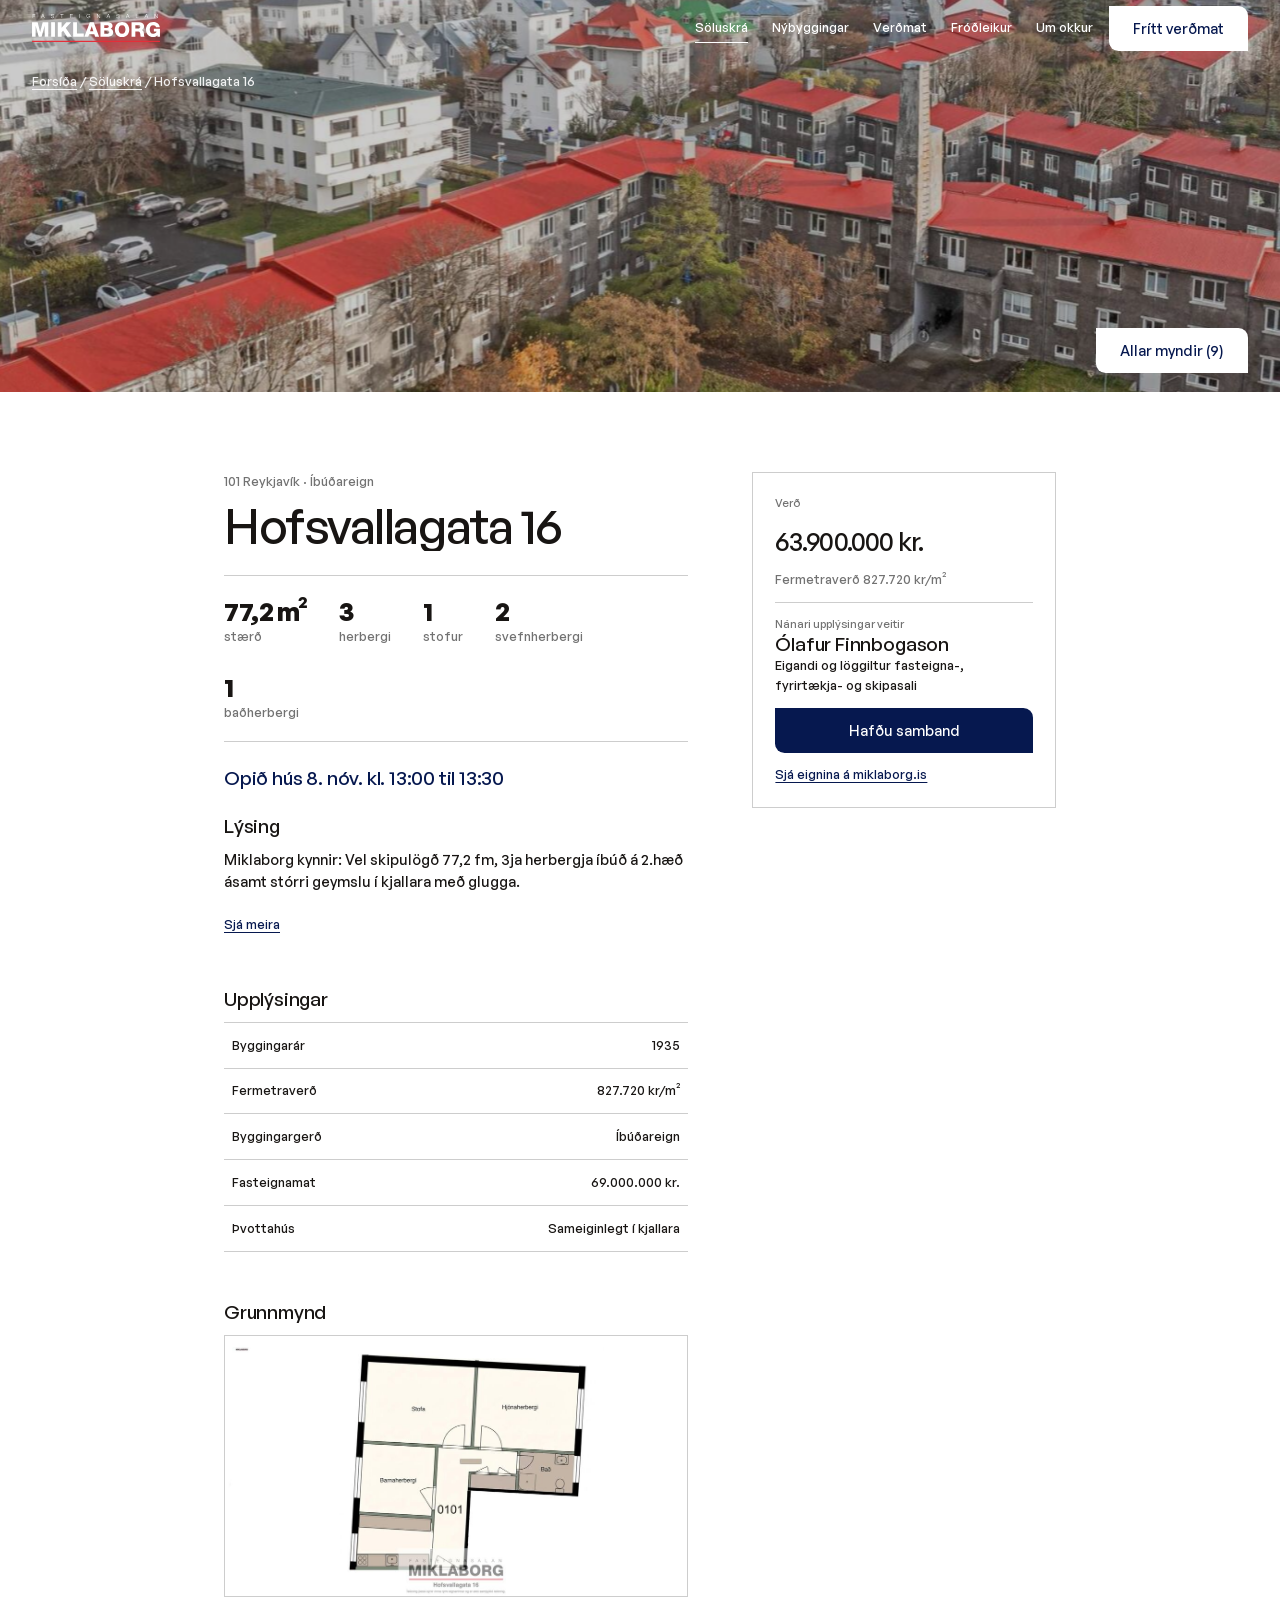
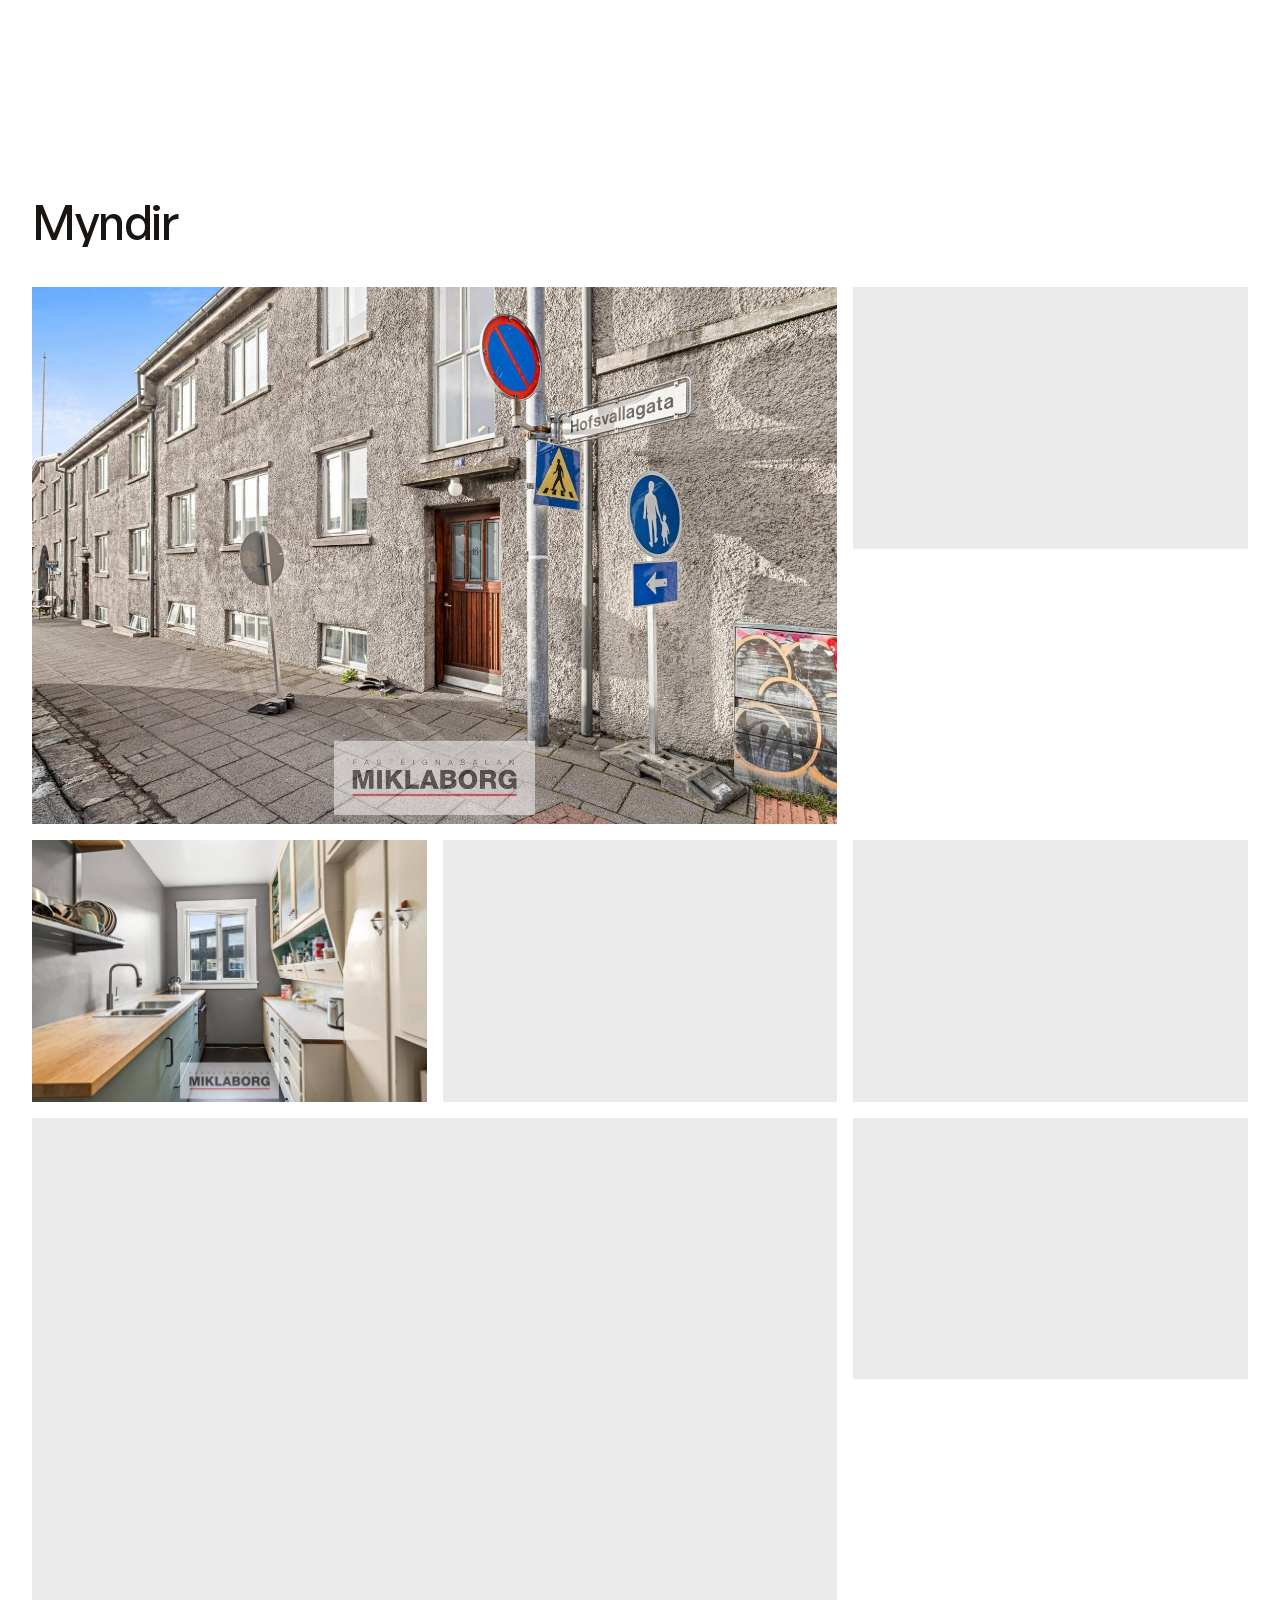
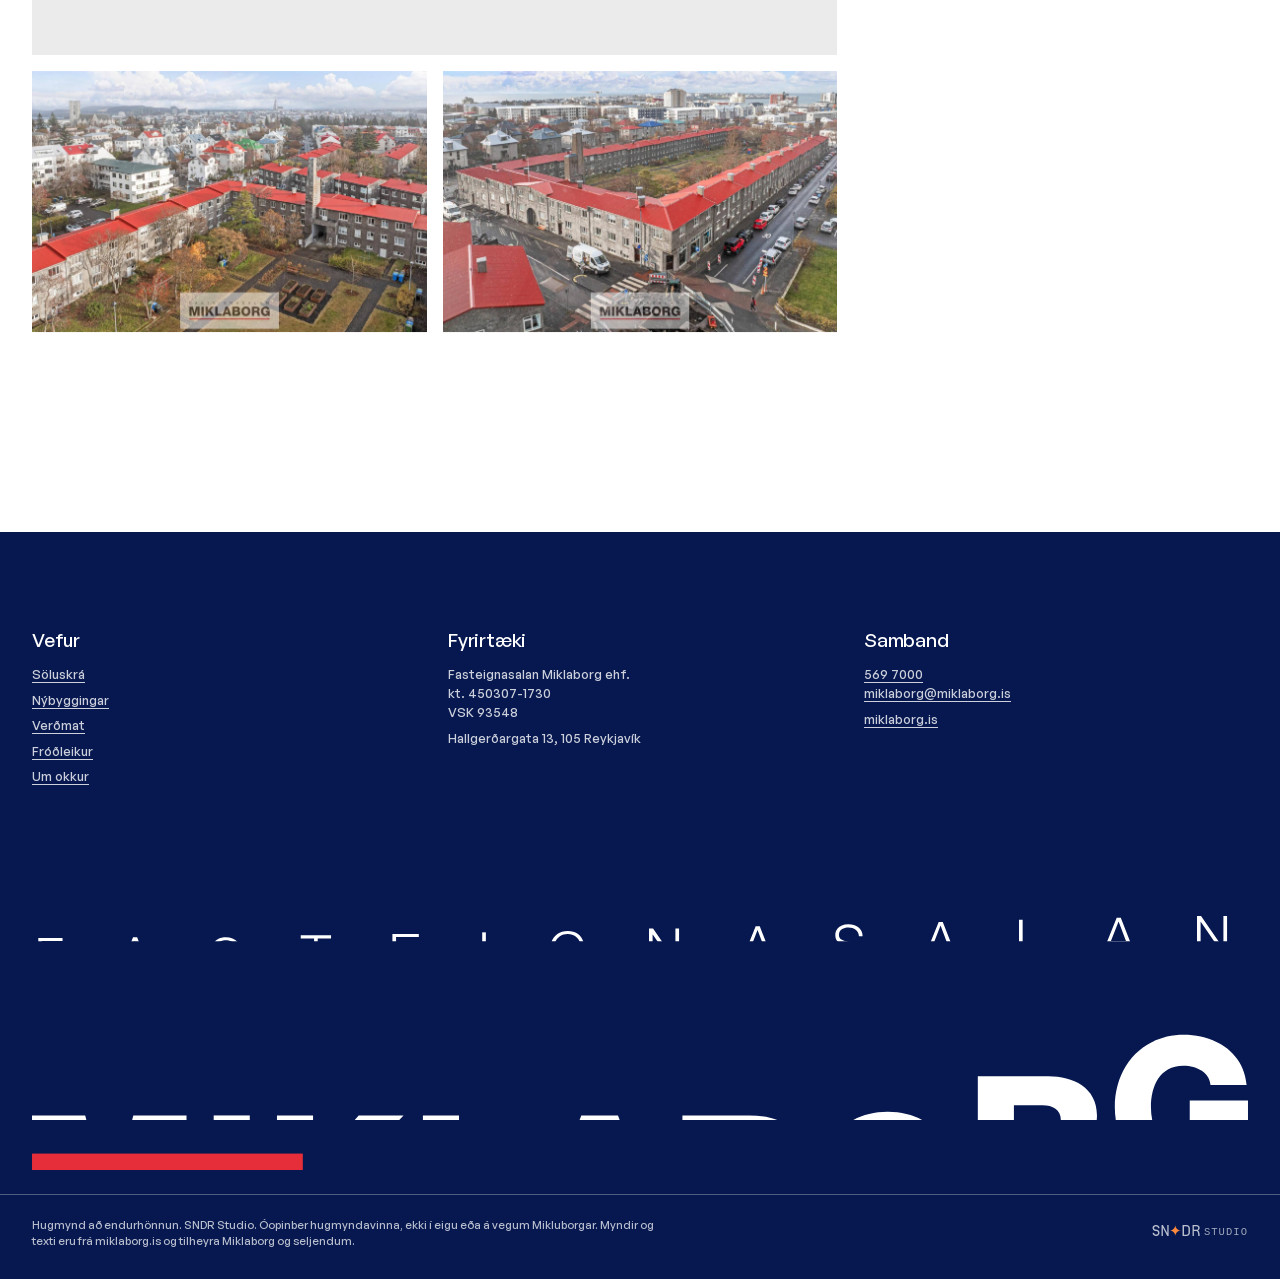
<file: eign/hofsvallagata-16/index.html>
<!doctype html>
<html lang="is" class="no-js" data-page="detail">
<head>
<meta charset="utf-8">
<meta name="viewport" content="width=device-width, initial-scale=1">
<title>Hofsvallagata 16 | Miklaborg (frumgerð)</title>
<meta name="description" content="Hofsvallagata 16, 101 Reykjavík. Vel skipulögð 77,2 fm, 3ja herbergja íbúð á 2.hæð ásamt stórri geymslu í kjallara með glugga.">
<meta name="robots" content="noindex, nofollow">
<meta name="theme-color" content="#ffffff">
<link rel="icon" type="image/png" sizes="32x32" href="../../assets/icons/favicon-32.png">
<link rel="icon" type="image/png" sizes="48x48" href="../../assets/icons/favicon-48.png">
<link rel="apple-touch-icon" sizes="180x180" href="../../assets/icons/apple-touch-icon.png">
<link rel="preload" href="../../assets/fonts/GeneralSans-Variable.woff2" as="font" type="font/woff2" crossorigin>
<link rel="preload" href="../../assets/fonts/PlayfairDisplay-MediumItalic.woff2" as="font" type="font/woff2" crossorigin>
<script>/* focus-guard: a focus ring only for people using a keyboard.

   The bug it ends: a menu, drawer or dialog opens and its FIRST link (or the dialog's close button)
   is outlined, as if it were selected. Cause: opening code calls first.focus(), or <dialog>.showModal()
   focuses the first control by itself. When nothing was focused before, the browser decides the ring is
   wanted. Safari never focuses a button on click and a touch tap never does either, so on iPhone,
   iPad and Safari the very first tap paints the ring. Chrome with a mouse hides it, which is why it
   passes the desktop check and then reappears on Sindri's phone.

   How: remember the last input kind on <html data-input="pointer|key"> and let focus-guard.css drop the
   ring while the last input was a pointer. Keyboard users keep every ring. Load before everything else
   (inline in <head>, ~400 bytes), no dependencies. Doc: _tools/focus-guard/README.md */
(function () {
  var root = document.documentElement;
  function set(v) { if (root.getAttribute('data-input') !== v) root.setAttribute('data-input', v); }
  addEventListener('pointerdown', function () { set('pointer'); }, true);
  addEventListener('keydown', function (e) {
    if (e.key === 'Shift' || e.key === 'Control' || e.key === 'Alt' || e.key === 'Meta') return;
    set('key');
  }, true);
})();
</script>
<script>(function(d){var r=d.documentElement;r.className=r.className.replace('no-js','js');
function vw(){r.style.setProperty('--vw',innerWidth+'px')}vw();addEventListener('resize',vw);
addEventListener('pagereveal',function(e){window.__mkVT=e.viewTransition?e.viewTransition.finished:null});
try{var rm=matchMedia('(prefers-reduced-motion: reduce)').matches;if(r.dataset.page==='home'&&!rm&&!sessionStorage.getItem('mkPre')&&!/[?&]nointro/.test(location.search)){r.classList.add('preloader-active');setTimeout(function(){r.classList.remove('preloader-active')},9000)}}catch(e){}})(document);</script>
<style>html.preloader-active{background:#06184f}</style>
<link rel="stylesheet" href="../../assets/css/miklaborg.css">

</head>
<body data-theme="light">
<a class="skip" href="#main">Fara beint í efni</a>
<svg width="0" height="0" style="position:absolute" aria-hidden="true" focusable="false"><defs><clipPath id="mk-clip-big"><rect x="-20" y="126" width="2230" height="272"/></clipPath><clipPath id="mk-clip-small"><rect x="-20" y="-6" width="2230" height="82"/></clipPath></defs><symbol id="mk-logo" viewBox="0 0 2188.87 489.18"><polygon points="0 140.16 95.73 140.16 138.69 306.46 139.4 306.46 182.37 140.16 278.11 140.16 278.11 389.62 216.96 389.62 216.96 200.26 216.27 200.26 163.87 389.62 114.25 389.62 61.84 200.26 61.13 200.26 61.13 389.62 0 389.62 0 140.16" fill="currentColor" class="lg lg-big"/><rect x="327.03" y="140.16" width="64.97" height="249.46" fill="currentColor" class="lg lg-big"/><polygon points="440.92 140.16 505.91 140.16 505.91 235.89 588.01 140.16 668.72 140.16 576.48 238.34 680.25 389.62 599.54 389.62 532.46 284.81 505.91 312.75 505.91 389.62 440.92 389.62 440.92 140.16" fill="currentColor" class="lg lg-big"/><polygon points="703.67 140.16 768.63 140.16 768.63 333.72 885 333.72 885 389.62 703.67 389.62 703.67 140.16" fill="currentColor" class="lg lg-big"/><path d="M988.76,140.16h66.02l93.28,249.46h-67.77l-15.38-44.72h-87l-15.71,44.72h-66.73l93.3-249.46Zm4.19,156.53h56.59l-27.6-87.35h-.71l-28.28,87.35Z" fill="currentColor" class="lg lg-big"/><path d="M1170.77,140.16h116.69c42.99-.69,90.15,10.49,90.15,62.53,0,22.38-13.27,40.55-32.85,50.32,26.56,7.68,42.99,30.75,42.99,59.05,0,59.39-43.67,77.56-97.13,77.56h-119.84V140.16Zm64.99,98.18h50.32c11.17,0,26.54-5.94,26.54-23.76s-12.92-24.09-26.54-24.09h-50.32v47.86Zm0,99.24h52.05c20.61,0,34.94-7.35,34.94-27.96,0-22.02-15.37-29.35-34.94-29.35h-52.05v57.31Z" fill="currentColor" class="lg lg-big"/><path d="M1540.42,134.92c78.61,0,122.99,57.65,122.99,129.96s-44.38,129.98-122.99,129.98-122.97-57.65-122.97-129.98,44.35-129.96,122.97-129.96m0,204.04c41.93,0,58-37.04,58-74.08s-16.07-74.06-58-74.06-58.01,37.04-58.01,74.06,16.07,74.08,58.01,74.08" fill="currentColor" class="lg lg-big"/><path d="M1702.54,140.16h127.16c44.02,0,87.34,19.92,87.34,70.23,0,26.89-12.92,52.4-39.13,62.54v.7c26.56,6.3,34.24,35.99,36.33,59.74,.71,10.48,1.77,47.17,10.5,56.25h-64.29c-5.59-8.38-6.63-32.85-7.33-39.84-1.74-25.16-5.93-51.01-36.33-51.01h-49.28v90.85h-64.97V140.16Zm64.97,108.31h54.5c19.57,0,30.04-10.48,30.04-29.35s-14.66-26.89-32.82-26.89h-51.72v56.25Z" fill="currentColor" class="lg lg-big"/><path d="M2188.87,389.62h-41.93l-3.84-27.25c-17.13,24.09-46.47,32.5-69.54,32.5-75.47,0-124.38-57.66-124.38-129.99s48.91-129.96,124.38-129.96c51.7,0,106.9,27.61,112.85,90.15h-64.98c-2.09-21.32-23.06-34.25-49.25-34.25-41.94,0-58,37.04-58,74.06s16.06,74.08,58,74.08c32.14,0,53.8-15.03,57.3-37.73h-45.44v-48.21h104.83v136.61Z" fill="currentColor" class="lg lg-big"/><polygon points="11.3 1.43 54.95 1.43 54.95 7.03 17.84 7.03 17.84 31.9 50.81 31.9 50.81 37.48 17.84 37.48 17.84 70.26 11.3 70.26 11.3 1.43" fill="currentColor" class="lg lg-small"/><path d="M181.88,1.43h7.33l26.98,68.84h-7.03l-8.39-21.4h-31.32l-8.28,21.4h-7.03L181.88,1.43Zm-10.41,41.84h27.08l-13.3-35.27-13.79,35.27Z" fill="currentColor" class="lg lg-small"/><path d="M329.54,47.6c-.29,14.17,9.92,18.51,22.46,18.51,7.23,0,18.21-3.95,18.21-13.97,0-7.82-7.81-10.9-14.16-12.45l-15.33-3.75c-8.09-2.02-15.52-5.86-15.52-16.57,0-6.76,4.34-19.37,23.71-19.37,13.58,0,25.53,7.32,25.44,21.39h-6.55c-.39-10.49-9.06-15.81-18.79-15.81-8.97,0-17.25,3.49-17.25,13.7,0,6.46,4.81,9.15,10.4,10.51l16.78,4.14c9.73,2.6,17.82,6.84,17.82,18.11,0,4.72-1.93,19.66-26.31,19.66-16.29,0-28.24-7.32-27.47-24.09h6.55Z" fill="currentColor" class="lg lg-small"/><polygon points="483.75 1.43 538.29 1.43 538.29 7.03 514.31 7.03 514.31 70.26 507.75 70.26 507.75 7.03 483.75 7.03 483.75 1.43" fill="currentColor" class="lg lg-small"/><polygon points="648.74 1.43 696.27 1.43 696.27 7.03 655.31 7.03 655.31 31.9 693.67 31.9 693.67 37.48 655.31 37.48 655.31 64.66 696.75 64.66 696.75 70.26 648.74 70.26 648.74 1.43" fill="currentColor" class="lg lg-small"/><rect x="810.38" y="1.43" width="6.57" height="68.83" fill="currentColor" class="lg lg-small"/><path d="M994.08,70.26h-4.73l-.87-12.54h-.19c-4.62,9.83-13.88,13.98-23.8,13.98-21.68,0-32.48-17.06-32.48-35.86S942.81,0,964.48,0c14.47,0,26.22,7.79,28.73,22.83h-6.56c-.86-7.9-9.05-17.26-22.17-17.26-18.22,0-25.91,15.23-25.91,30.27s7.69,30.27,25.91,30.27c15.24,0,24.1-10.7,23.8-25.25h-23.41v-5.59h29.2v34.99Z" fill="currentColor" class="lg lg-small"/><polygon points="1110.6 1.43 1117.92 1.43 1158.02 59.65 1158.2 59.65 1158.2 1.43 1164.77 1.43 1164.77 70.26 1157.44 70.26 1117.34 12.05 1117.15 12.05 1117.15 70.26 1110.6 70.26 1110.6 1.43" fill="currentColor" class="lg lg-small"/><path d="M1302.68,1.43h7.33l26.98,68.84h-7.03l-8.38-21.4h-31.31l-8.3,21.4h-7.03L1302.68,1.43Zm-10.4,41.84h27.08l-13.31-35.27-13.78,35.27Z" fill="currentColor" class="lg lg-small"/><path d="M1450.34,47.6c-.28,14.17,9.93,18.51,22.45,18.51,7.23,0,18.22-3.95,18.22-13.97,0-7.82-7.8-10.9-14.18-12.45l-15.32-3.75c-8.1-2.02-15.51-5.86-15.51-16.57,0-6.76,4.33-19.37,23.7-19.37,13.6,0,25.55,7.32,25.45,21.39h-6.56c-.37-10.49-9.05-15.81-18.8-15.81-8.95,0-17.25,3.49-17.25,13.7,0,6.46,4.83,9.15,10.42,10.51l16.76,4.14c9.74,2.6,17.84,6.84,17.84,18.11,0,4.72-1.93,19.66-26.3,19.66-16.3,0-28.24-7.32-27.48-24.09h6.55Z" fill="currentColor" class="lg lg-small"/><path d="M1632.11,1.43h7.33l26.99,68.84h-7.03l-8.37-21.4h-31.34l-8.3,21.4h-7.03L1632.11,1.43Zm-10.41,41.84h27.08l-13.31-35.27-13.78,35.27Z" fill="currentColor" class="lg lg-small"/><polygon points="1776.69 1.43 1783.24 1.43 1783.24 64.66 1821.79 64.66 1821.79 70.26 1776.69 70.26 1776.69 1.43" fill="currentColor" class="lg lg-small"/><path d="M1952.58,1.43h7.32l26.99,68.84h-7.04l-8.38-21.4h-31.32l-8.3,21.4h-7.03L1952.58,1.43Zm-10.42,41.84h27.08l-13.31-35.27-13.78,35.27Z" fill="currentColor" class="lg lg-small"/><polygon points="2097.05 1.43 2104.38 1.43 2144.47 59.65 2144.65 59.65 2144.65 1.43 2151.22 1.43 2151.22 70.26 2143.9 70.26 2103.8 12.05 2103.6 12.05 2103.6 70.26 2097.05 70.26 2097.05 1.43" fill="currentColor" class="lg lg-small"/><rect y="458.28" width="2188.87" height="30.9" fill="#e52e39" class="lg-red"/></symbol></svg>

<header class="hd" data-header>
  <a class="hd-logo" href="../../" aria-label="Miklaborg, forsíða" translate="no"><svg class="logo " viewBox="0 0 2188.87 489.18" role="img" aria-label="Miklaborg fasteignasala"><use href="#mk-logo"/></svg></a>
  <nav class="hd-nav" aria-label="Aðalvalmynd"><a class="hd-link desc-m is-active" href="../../soluskra/"><span class="btn-label">Söluskrá</span></a><a class="hd-link desc-m" href="../../nybyggingar/"><span class="btn-label">Nýbyggingar</span></a><a class="hd-link desc-m" href="../../verdmat/"><span class="btn-label">Verðmat</span></a><a class="hd-link desc-m" href="https://miklaborg.is/frodleikur" target="_blank" rel="noopener noreferrer"><span class="btn-label">Fróðleikur</span></a><a class="hd-link desc-m" href="../../um-okkur/"><span class="btn-label">Um okkur</span></a></nav>
  <a class="btn size-m hd-cta" href="../../verdmat/"><span class="btn-label">Frítt verðmat</span></a>
  <button class="hd-burger" type="button" aria-expanded="false" aria-controls="menu" aria-label="Opna valmynd"><span></span><span></span></button>
</header>
<div class="menu" id="menu" role="dialog" aria-modal="true" aria-label="Valmynd" hidden>
  <div class="menu-bg"></div>
  <div class="menu-panel" tabindex="-1">
    <ul class="menu-list"><li><a class="menu-link title-l" href="../../soluskra/">Söluskrá</a></li><li><a class="menu-link title-l" href="../../nybyggingar/">Nýbyggingar</a></li><li><a class="menu-link title-l" href="../../verdmat/">Verðmat</a></li><li><a class="menu-link title-l" href="https://miklaborg.is/frodleikur" target="_blank" rel="noopener noreferrer">Fróðleikur</a></li><li><a class="menu-link title-l" href="../../um-okkur/">Um okkur</a></li></ul>
    <div class="menu-contact desc-l"><p>Hallgerðargata 13, 105 Reykjavík</p><p><a href="tel:+3545697000">569 7000</a></p><p><a href="mailto:miklaborg@miklaborg.is">miklaborg@miklaborg.is</a></p></div>
  </div>
</div>
<div class="layer" id="top"><main id="main">
<section class="first prop-hero" data-prop-hero data-header-over>
  <div class="prop-hero-img" data-prop-img><img class="prop-hero-pic" src="../../assets/img/g-hofsvallagata-16-08.jpg" alt="Hofsvallagata 16" width="1600" height="1067" loading="eager" decoding="async" fetchpriority="high" sizes="100vw"></div>
  <div class="container prop-hero-in"><p class="desc-m crumb crumb-w"><a href="../../">Forsíða</a> / <a href="../../soluskra/">Söluskrá</a> / Hofsvallagata 16</p>
    <button class="btn size-m prop-all" type="button" data-gl-open="0"><span class="btn-label">Allar myndir (9)</span></button></div>
</section>
<section class="prop block">
  <div class="container prop-grid">
    <div class="prop-main">
      <p class="desc-m prop-place">101 Reykjavík · Íbúðareign</p>
      <h1 class="title-l prop-title" data-lines>Hofsvallagata 16</h1>
      <ul class="prop-facts"><li><b class="title-m">77,2 m²</b><span class="desc-m">stærð</span></li><li><b class="title-m">3</b><span class="desc-m">herbergi</span></li><li><b class="title-m">1</b><span class="desc-m">stofur</span></li><li><b class="title-m">2</b><span class="desc-m">svefnherbergi</span></li><li><b class="title-m">1</b><span class="desc-m">baðherbergi</span></li></ul>
      <p class="prop-open title-s">Opið hús 8. nóv. kl. 13:00 til 13:30</p>
      <div class="desc" data-expand>
        <h2 class="title-s">Lýsing</h2>
        <p class="desc-l prop-lead">Miklaborg kynnir: Vel skipulögð 77,2 fm, 3ja herbergja íbúð á 2.hæð ásamt stórri geymslu í kjallara með glugga.</p>
        <div class="desc-more" data-expand-body id="more-hofsvallagata-16"><p class="desc-l">Komið inn í anddyri sem leiðir þig í allar vistaverur íbúðarinnar. Eldhús er með fallegir innréttingu sem gerð hefur verið upp að hluta. Gott barnaherbergi. Rúmgott hjónaherbergi með skápum. Baðherbergið er með sturtu, upphengdu salerni og glugga. Stofan er björt með glugga inn í inngarð.</p><p class="desc-l">Í kjallara er mjög stór geymsla með glugga án opnalegs fags. Geymsla hefur verið nýtt sem skrifstofa/vinnurými. Íbúðin er sérlega vel skipulögð. Fallegur og góður inngarður sem er lokaður.</p><p class="desc-l">Gólfefni: Fallegt parket er á öllum gólfum nema baðherbergi og eldhúsi en þar hefur gólf verið flotað og málað.</p><p class="desc-l">Frábærlega vel skipulögð eign á góðum stað í gamla Vesturbænum.</p></div>
        <button class="more desc-m" type="button" data-expand-btn aria-expanded="false" aria-controls="more-hofsvallagata-16"><span data-expand-label>Sjá meira</span></button>
      </div>
      <dl class="info"><h2 class="title-s">Upplýsingar</h2><div class="info-row"><dt class="desc-m">Byggingarár</dt><dd class="desc-m">1935</dd></div><div class="info-row"><dt class="desc-m">Fermetraverð</dt><dd class="desc-m">827.720 kr/m²</dd></div><div class="info-row"><dt class="desc-m">Byggingargerð</dt><dd class="desc-m">Íbúðareign</dd></div><div class="info-row"><dt class="desc-m">Fasteignamat</dt><dd class="desc-m">69.000.000 kr.</dd></div><div class="info-row"><dt class="desc-m">Þvottahús</dt><dd class="desc-m">Sameiginlegt í kjallara</dd></div></dl>
      <figure class="plan"><h2 class="title-s">Grunnmynd</h2><img src="../../assets/img/g-hofsvallagata-16-10.jpg" alt="Grunnmynd Hofsvallagata 16" width="1000" height="563" loading="lazy" decoding="async"></figure>
    </div>
    <aside class="prop-side"><div class="prop-card">
      <p class="desc-s">Verð</p><p class="title-m prop-price">63.900.000 kr.</p><p class="desc-m prop-sqm">Fermetraverð 827.720 kr/m²</p>
      <div class="prop-agent"><p class="desc-s">Nánari upplýsingar veitir</p><p class="title-s">Ólafur Finnbogason</p><p class="desc-m">Eigandi og löggiltur fasteigna-, fyrirtækja- og skipasali</p></div>
      <button class="btn size-m prop-contact" type="button" data-modal-open="enquiry"><span class="btn-label">Hafðu samband</span></button>
      <a class="prop-real desc-m" href="https://miklaborg.is/hofsvallagata-16-101-reykjavik" target="_blank" rel="noopener noreferrer">Sjá eignina á miklaborg.is</a>
    </div></aside>
  </div>
</section>
<section class="gallery block"><div class="container"><h2 class="title-l" data-lines>Myndir</h2><div class="gl-grid" data-gl-grid><button class="gl-item" type="button" data-gl="0" aria-label="Opna mynd 1 af 9"><img src="../../assets/img/g-hofsvallagata-16-01.jpg" alt="Hofsvallagata 16, mynd 1" width="1600" height="1067" loading="lazy" decoding="async"></button><button class="gl-item" type="button" data-gl="1" aria-label="Opna mynd 2 af 9"><img src="../../assets/img/g-hofsvallagata-16-02.jpg" alt="Hofsvallagata 16, mynd 2" width="1600" height="1067" loading="lazy" decoding="async"></button><button class="gl-item" type="button" data-gl="2" aria-label="Opna mynd 3 af 9"><img src="../../assets/img/g-hofsvallagata-16-03.jpg" alt="Hofsvallagata 16, mynd 3" width="1600" height="1067" loading="lazy" decoding="async"></button><button class="gl-item" type="button" data-gl="3" aria-label="Opna mynd 4 af 9"><img src="../../assets/img/g-hofsvallagata-16-04.jpg" alt="Hofsvallagata 16, mynd 4" width="1600" height="1067" loading="lazy" decoding="async"></button><button class="gl-item" type="button" data-gl="4" aria-label="Opna mynd 5 af 9"><img src="../../assets/img/g-hofsvallagata-16-05.jpg" alt="Hofsvallagata 16, mynd 5" width="1600" height="1067" loading="lazy" decoding="async"></button><button class="gl-item" type="button" data-gl="5" aria-label="Opna mynd 6 af 9"><img src="../../assets/img/g-hofsvallagata-16-06.jpg" alt="Hofsvallagata 16, mynd 6" width="1600" height="1067" loading="lazy" decoding="async"></button><button class="gl-item" type="button" data-gl="6" aria-label="Opna mynd 7 af 9"><img src="../../assets/img/g-hofsvallagata-16-07.jpg" alt="Hofsvallagata 16, mynd 7" width="1600" height="1067" loading="lazy" decoding="async"></button><button class="gl-item" type="button" data-gl="7" aria-label="Opna mynd 8 af 9"><img src="../../assets/img/g-hofsvallagata-16-08.jpg" alt="Hofsvallagata 16, mynd 8" width="1600" height="1067" loading="lazy" decoding="async"></button><button class="gl-item" type="button" data-gl="8" aria-label="Opna mynd 9 af 9"><img src="../../assets/img/g-hofsvallagata-16-09.jpg" alt="Hofsvallagata 16, mynd 9" width="1600" height="1067" loading="lazy" decoding="async"></button></div></div></section>



</main><footer class="ft" data-theme-ignore>
  <div class="ft-inner">
    <div class="ft-cols">
      <div class="ft-col" data-acc><button class="ft-head title-s" type="button" aria-expanded="false" aria-controls="ft-vefur"><span>Vefur</span><svg class="ft-arr" viewBox="0 0 16 16" aria-hidden="true" focusable="false"><path d="M3 6l5 5 5-5" fill="none" stroke="currentColor" stroke-width="1.4"/></svg></button><div class="ft-body desc-m" id="ft-vefur"><ul><li><a href="../../soluskra/">Söluskrá</a></li><li><a href="../../nybyggingar/">Nýbyggingar</a></li><li><a href="../../verdmat/">Verðmat</a></li><li><a href="https://miklaborg.is/frodleikur" target="_blank" rel="noopener noreferrer">Fróðleikur</a></li><li><a href="../../um-okkur/">Um okkur</a></li></ul></div></div>
      <div class="ft-col" data-acc><button class="ft-head title-s" type="button" aria-expanded="false" aria-controls="ft-fyrirtaeki"><span>Fyrirtæki</span><svg class="ft-arr" viewBox="0 0 16 16" aria-hidden="true" focusable="false"><path d="M3 6l5 5 5-5" fill="none" stroke="currentColor" stroke-width="1.4"/></svg></button><div class="ft-body desc-m" id="ft-fyrirtaeki"><p><span translate="no">Fasteignasalan Miklaborg ehf.</span><br>kt. 450307-1730<br>VSK 93548</p><p>Hallgerðargata 13, 105 Reykjavík</p></div></div>
      <div class="ft-col" data-acc><button class="ft-head title-s" type="button" aria-expanded="false" aria-controls="ft-samband"><span>Samband</span><svg class="ft-arr" viewBox="0 0 16 16" aria-hidden="true" focusable="false"><path d="M3 6l5 5 5-5" fill="none" stroke="currentColor" stroke-width="1.4"/></svg></button><div class="ft-body desc-m" id="ft-samband"><p><a href="tel:+3545697000">569 7000</a><br><a href="mailto:miklaborg@miklaborg.is">miklaborg@miklaborg.is</a></p><p><a href="https://miklaborg.is" target="_blank" rel="noopener noreferrer">miklaborg.is</a></p></div></div>
    </div>
    <div class="ft-mark" aria-hidden="true"><svg class="logo ft-logo" viewBox="0 0 2188.87 489.18" aria-hidden="true" focusable="false"><g clip-path="url(#mk-clip-big)"><polygon points="0 140.16 95.73 140.16 138.69 306.46 139.4 306.46 182.37 140.16 278.11 140.16 278.11 389.62 216.96 389.62 216.96 200.26 216.27 200.26 163.87 389.62 114.25 389.62 61.84 200.26 61.13 200.26 61.13 389.62 0 389.62 0 140.16" fill="currentColor" class="lg lg-big"/><rect x="327.03" y="140.16" width="64.97" height="249.46" fill="currentColor" class="lg lg-big"/><polygon points="440.92 140.16 505.91 140.16 505.91 235.89 588.01 140.16 668.72 140.16 576.48 238.34 680.25 389.62 599.54 389.62 532.46 284.81 505.91 312.75 505.91 389.62 440.92 389.62 440.92 140.16" fill="currentColor" class="lg lg-big"/><polygon points="703.67 140.16 768.63 140.16 768.63 333.72 885 333.72 885 389.62 703.67 389.62 703.67 140.16" fill="currentColor" class="lg lg-big"/><path d="M988.76,140.16h66.02l93.28,249.46h-67.77l-15.38-44.72h-87l-15.71,44.72h-66.73l93.3-249.46Zm4.19,156.53h56.59l-27.6-87.35h-.71l-28.28,87.35Z" fill="currentColor" class="lg lg-big"/><path d="M1170.77,140.16h116.69c42.99-.69,90.15,10.49,90.15,62.53,0,22.38-13.27,40.55-32.85,50.32,26.56,7.68,42.99,30.75,42.99,59.05,0,59.39-43.67,77.56-97.13,77.56h-119.84V140.16Zm64.99,98.18h50.32c11.17,0,26.54-5.94,26.54-23.76s-12.92-24.09-26.54-24.09h-50.32v47.86Zm0,99.24h52.05c20.61,0,34.94-7.35,34.94-27.96,0-22.02-15.37-29.35-34.94-29.35h-52.05v57.31Z" fill="currentColor" class="lg lg-big"/><path d="M1540.42,134.92c78.61,0,122.99,57.65,122.99,129.96s-44.38,129.98-122.99,129.98-122.97-57.65-122.97-129.98,44.35-129.96,122.97-129.96m0,204.04c41.93,0,58-37.04,58-74.08s-16.07-74.06-58-74.06-58.01,37.04-58.01,74.06,16.07,74.08,58.01,74.08" fill="currentColor" class="lg lg-big"/><path d="M1702.54,140.16h127.16c44.02,0,87.34,19.92,87.34,70.23,0,26.89-12.92,52.4-39.13,62.54v.7c26.56,6.3,34.24,35.99,36.33,59.74,.71,10.48,1.77,47.17,10.5,56.25h-64.29c-5.59-8.38-6.63-32.85-7.33-39.84-1.74-25.16-5.93-51.01-36.33-51.01h-49.28v90.85h-64.97V140.16Zm64.97,108.31h54.5c19.57,0,30.04-10.48,30.04-29.35s-14.66-26.89-32.82-26.89h-51.72v56.25Z" fill="currentColor" class="lg lg-big"/><path d="M2188.87,389.62h-41.93l-3.84-27.25c-17.13,24.09-46.47,32.5-69.54,32.5-75.47,0-124.38-57.66-124.38-129.99s48.91-129.96,124.38-129.96c51.7,0,106.9,27.61,112.85,90.15h-64.98c-2.09-21.32-23.06-34.25-49.25-34.25-41.94,0-58,37.04-58,74.06s16.06,74.08,58,74.08c32.14,0,53.8-15.03,57.3-37.73h-45.44v-48.21h104.83v136.61Z" fill="currentColor" class="lg lg-big"/></g><g clip-path="url(#mk-clip-small)"><polygon points="11.3 1.43 54.95 1.43 54.95 7.03 17.84 7.03 17.84 31.9 50.81 31.9 50.81 37.48 17.84 37.48 17.84 70.26 11.3 70.26 11.3 1.43" fill="currentColor" class="lg lg-small"/><path d="M181.88,1.43h7.33l26.98,68.84h-7.03l-8.39-21.4h-31.32l-8.28,21.4h-7.03L181.88,1.43Zm-10.41,41.84h27.08l-13.3-35.27-13.79,35.27Z" fill="currentColor" class="lg lg-small"/><path d="M329.54,47.6c-.29,14.17,9.92,18.51,22.46,18.51,7.23,0,18.21-3.95,18.21-13.97,0-7.82-7.81-10.9-14.16-12.45l-15.33-3.75c-8.09-2.02-15.52-5.86-15.52-16.57,0-6.76,4.34-19.37,23.71-19.37,13.58,0,25.53,7.32,25.44,21.39h-6.55c-.39-10.49-9.06-15.81-18.79-15.81-8.97,0-17.25,3.49-17.25,13.7,0,6.46,4.81,9.15,10.4,10.51l16.78,4.14c9.73,2.6,17.82,6.84,17.82,18.11,0,4.72-1.93,19.66-26.31,19.66-16.29,0-28.24-7.32-27.47-24.09h6.55Z" fill="currentColor" class="lg lg-small"/><polygon points="483.75 1.43 538.29 1.43 538.29 7.03 514.31 7.03 514.31 70.26 507.75 70.26 507.75 7.03 483.75 7.03 483.75 1.43" fill="currentColor" class="lg lg-small"/><polygon points="648.74 1.43 696.27 1.43 696.27 7.03 655.31 7.03 655.31 31.9 693.67 31.9 693.67 37.48 655.31 37.48 655.31 64.66 696.75 64.66 696.75 70.26 648.74 70.26 648.74 1.43" fill="currentColor" class="lg lg-small"/><rect x="810.38" y="1.43" width="6.57" height="68.83" fill="currentColor" class="lg lg-small"/><path d="M994.08,70.26h-4.73l-.87-12.54h-.19c-4.62,9.83-13.88,13.98-23.8,13.98-21.68,0-32.48-17.06-32.48-35.86S942.81,0,964.48,0c14.47,0,26.22,7.79,28.73,22.83h-6.56c-.86-7.9-9.05-17.26-22.17-17.26-18.22,0-25.91,15.23-25.91,30.27s7.69,30.27,25.91,30.27c15.24,0,24.1-10.7,23.8-25.25h-23.41v-5.59h29.2v34.99Z" fill="currentColor" class="lg lg-small"/><polygon points="1110.6 1.43 1117.92 1.43 1158.02 59.65 1158.2 59.65 1158.2 1.43 1164.77 1.43 1164.77 70.26 1157.44 70.26 1117.34 12.05 1117.15 12.05 1117.15 70.26 1110.6 70.26 1110.6 1.43" fill="currentColor" class="lg lg-small"/><path d="M1302.68,1.43h7.33l26.98,68.84h-7.03l-8.38-21.4h-31.31l-8.3,21.4h-7.03L1302.68,1.43Zm-10.4,41.84h27.08l-13.31-35.27-13.78,35.27Z" fill="currentColor" class="lg lg-small"/><path d="M1450.34,47.6c-.28,14.17,9.93,18.51,22.45,18.51,7.23,0,18.22-3.95,18.22-13.97,0-7.82-7.8-10.9-14.18-12.45l-15.32-3.75c-8.1-2.02-15.51-5.86-15.51-16.57,0-6.76,4.33-19.37,23.7-19.37,13.6,0,25.55,7.32,25.45,21.39h-6.56c-.37-10.49-9.05-15.81-18.8-15.81-8.95,0-17.25,3.49-17.25,13.7,0,6.46,4.83,9.15,10.42,10.51l16.76,4.14c9.74,2.6,17.84,6.84,17.84,18.11,0,4.72-1.93,19.66-26.3,19.66-16.3,0-28.24-7.32-27.48-24.09h6.55Z" fill="currentColor" class="lg lg-small"/><path d="M1632.11,1.43h7.33l26.99,68.84h-7.03l-8.37-21.4h-31.34l-8.3,21.4h-7.03L1632.11,1.43Zm-10.41,41.84h27.08l-13.31-35.27-13.78,35.27Z" fill="currentColor" class="lg lg-small"/><polygon points="1776.69 1.43 1783.24 1.43 1783.24 64.66 1821.79 64.66 1821.79 70.26 1776.69 70.26 1776.69 1.43" fill="currentColor" class="lg lg-small"/><path d="M1952.58,1.43h7.32l26.99,68.84h-7.04l-8.38-21.4h-31.32l-8.3,21.4h-7.03L1952.58,1.43Zm-10.42,41.84h27.08l-13.31-35.27-13.78,35.27Z" fill="currentColor" class="lg lg-small"/><polygon points="2097.05 1.43 2104.38 1.43 2144.47 59.65 2144.65 59.65 2144.65 1.43 2151.22 1.43 2151.22 70.26 2143.9 70.26 2103.8 12.05 2103.6 12.05 2103.6 70.26 2097.05 70.26 2097.05 1.43" fill="currentColor" class="lg lg-small"/></g><rect y="458.28" width="2188.87" height="30.9" fill="#e52e39" class="lg-red"/></svg></div>
    <div class="ft-bottom desc-s">
      <p class="ft-note">Hugmynd að endurhönnun. SNDR Studio. Óopinber hugmyndavinna, ekki í eigu eða á vegum Mikluborgar. Myndir og texti eru frá miklaborg.is og tilheyra Miklaborg og seljendum.</p>
      <a class="sndr-badge" href="https://sndrstudio.is" target="_blank" rel="noreferrer"
  aria-label="Hannað af SNDR Studio" data-logotype
  style="--sndr-ink:rgba(255,255,255,0.72);--sndr-ember:#FF8A3D">
  <span class="sndr-badge-mark">SN<span class="sndr-badge-star">✦</span>DR</span>
  <span class="sndr-badge-studio">STUDIO</span>
</a>
    </div>
  </div>
</footer></div>
<div class="lb" data-lb hidden data-json="[&quot;../../assets/img/g-hofsvallagata-16-01.jpg&quot;,&quot;../../assets/img/g-hofsvallagata-16-02.jpg&quot;,&quot;../../assets/img/g-hofsvallagata-16-03.jpg&quot;,&quot;../../assets/img/g-hofsvallagata-16-04.jpg&quot;,&quot;../../assets/img/g-hofsvallagata-16-05.jpg&quot;,&quot;../../assets/img/g-hofsvallagata-16-06.jpg&quot;,&quot;../../assets/img/g-hofsvallagata-16-07.jpg&quot;,&quot;../../assets/img/g-hofsvallagata-16-08.jpg&quot;,&quot;../../assets/img/g-hofsvallagata-16-09.jpg&quot;]" role="dialog" aria-modal="true" aria-label="Myndasafn" tabindex="-1">
  <div class="lb-ov" data-lb-close></div>
  <button class="lb-x" type="button" data-lb-close aria-label="Loka">×</button>
  <button class="lb-nav lb-prev" type="button" data-lb-prev aria-label="Fyrri mynd"><svg class="arr" viewBox="0 0 16 16" aria-hidden="true" focusable="false"><path d="M3 8h9M8.5 4l4 4-4 4" fill="none" stroke="currentColor" stroke-width="1.4"/></svg></button>
  <figure class="lb-fig"><img class="lb-img" alt="" decoding="async"><figcaption class="lb-cap desc-m"></figcaption></figure>
  <button class="lb-nav lb-next" type="button" data-lb-next aria-label="Næsta mynd"><svg class="arr" viewBox="0 0 16 16" aria-hidden="true" focusable="false"><path d="M3 8h9M8.5 4l4 4-4 4" fill="none" stroke="currentColor" stroke-width="1.4"/></svg></button>
</div>
<div class="pin-modal" data-modal="enquiry" hidden>
  <div class="modal-ov" data-close></div>
  <div class="modal-panel" role="dialog" aria-modal="true" aria-label="Hafðu samband" tabindex="-1">
    <button class="modal-x" type="button" data-close aria-label="Loka">×</button>
    <div class="modal-body">
      <p class="desc-s modal-place">Hofsvallagata 16</p><h3 class="title-m">Hafðu samband</h3>
      <form class="enq" data-enq novalidate>
        <label class="fld"><span class="desc-s">Nafn</span><input class="in desc-m" name="n" autocomplete="name" autocorrect="off" spellcheck="false" required></label>
        <label class="fld"><span class="desc-s">Sími</span><input class="in desc-m" name="s" type="tel" inputmode="tel" autocomplete="tel" spellcheck="false" required></label>
        <label class="fld"><span class="desc-s">Netfang</span><input class="in desc-m" name="e" type="email" autocomplete="email" spellcheck="false" required></label>
        <label class="fld"><span class="desc-s">Skilaboð</span><textarea class="in desc-m" name="m" rows="3" autocomplete="off"></textarea></label>
        <p class="err desc-s" role="alert" hidden>Vinsamlegast fylltu út nafn, síma og gilt netfang.</p>
        <button class="btn size-m" type="submit"><span class="btn-label">Senda fyrirspurn</span></button>
        <p class="ok desc-m" role="status" hidden>Frumgerð: ekkert var sent. Í raunverulegum vef færi fyrirspurnin til sölufulltrúa.</p>
      </form>
    </div>
  </div>
</div>

<script src="../../assets/vendor/gsap.min.js"></script>
<script src="../../assets/vendor/ScrollTrigger.min.js"></script>
<script src="../../assets/vendor/SplitText.min.js"></script>
<script src="../../assets/vendor/CustomEase.min.js"></script>
<script src="../../assets/vendor/lenis.min.js"></script>
<script src="../../assets/js/main.js" defer></script>
</body>
</html>
</file>
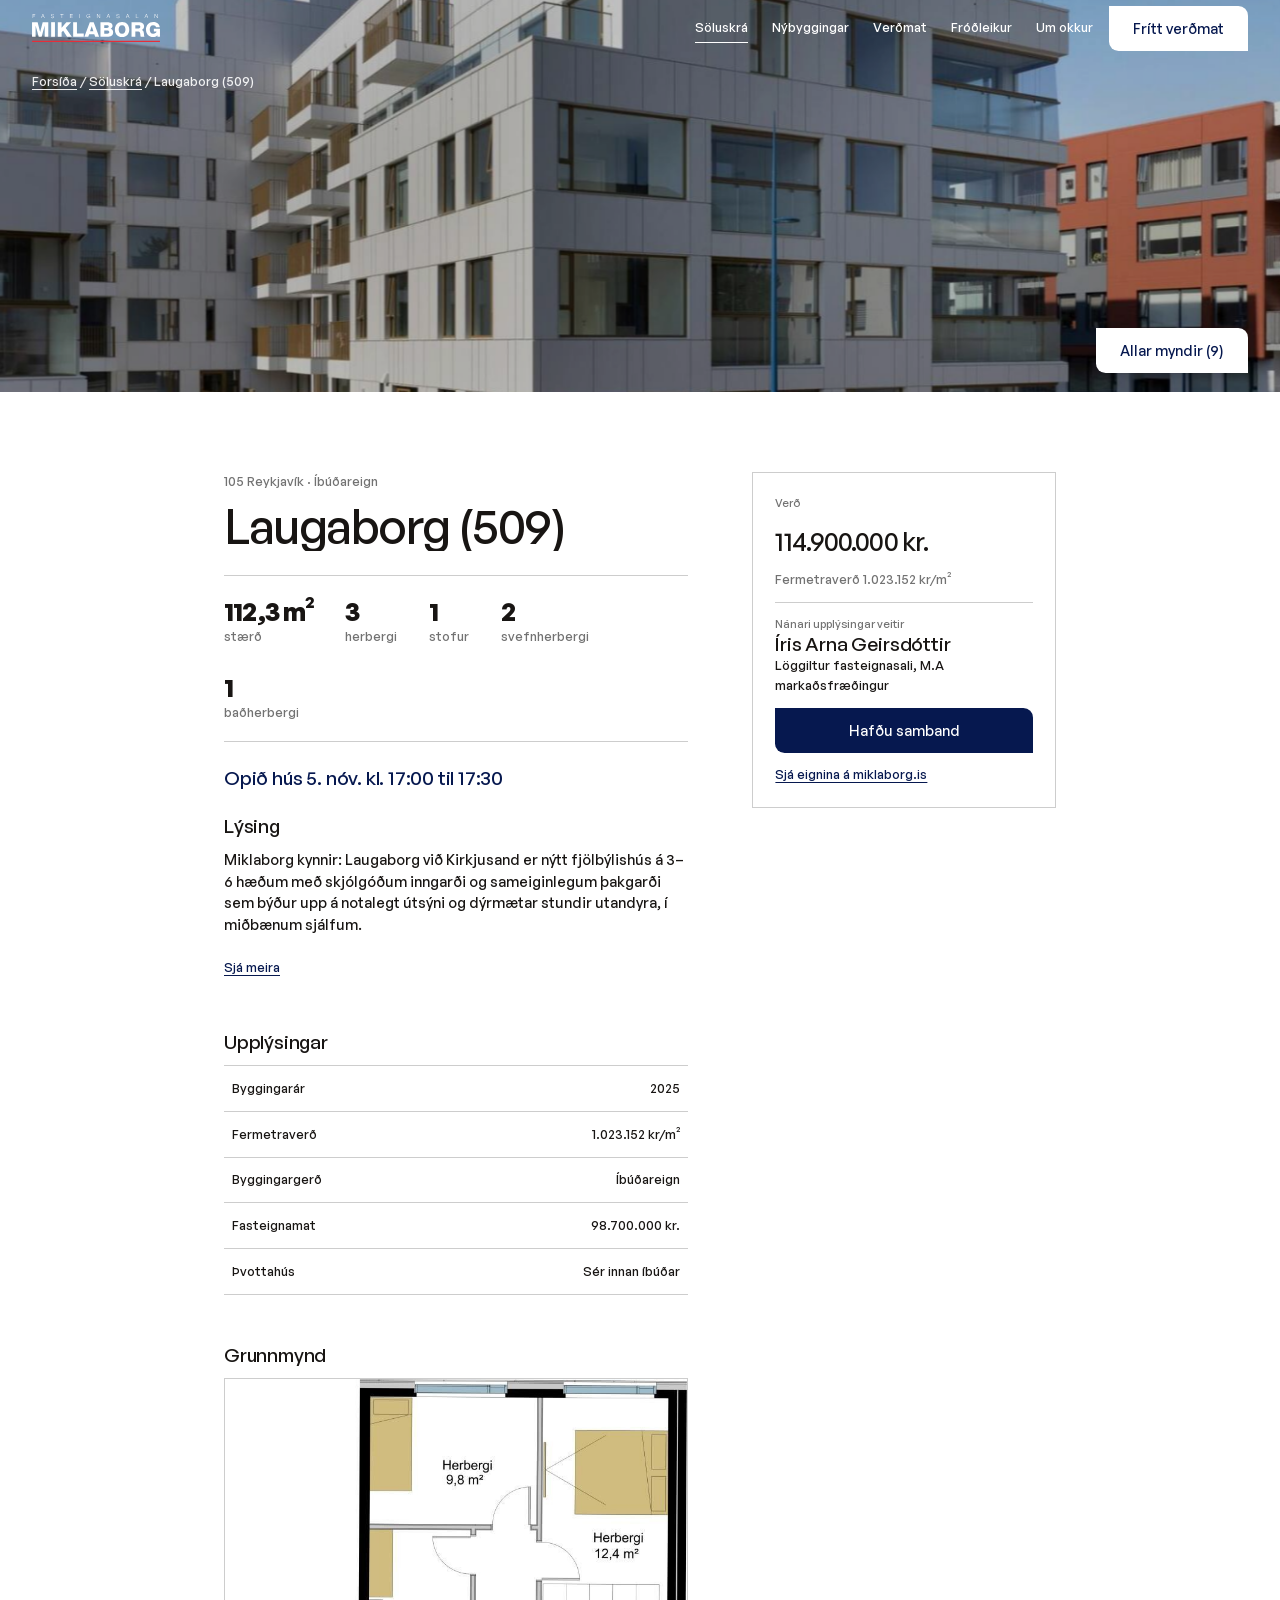
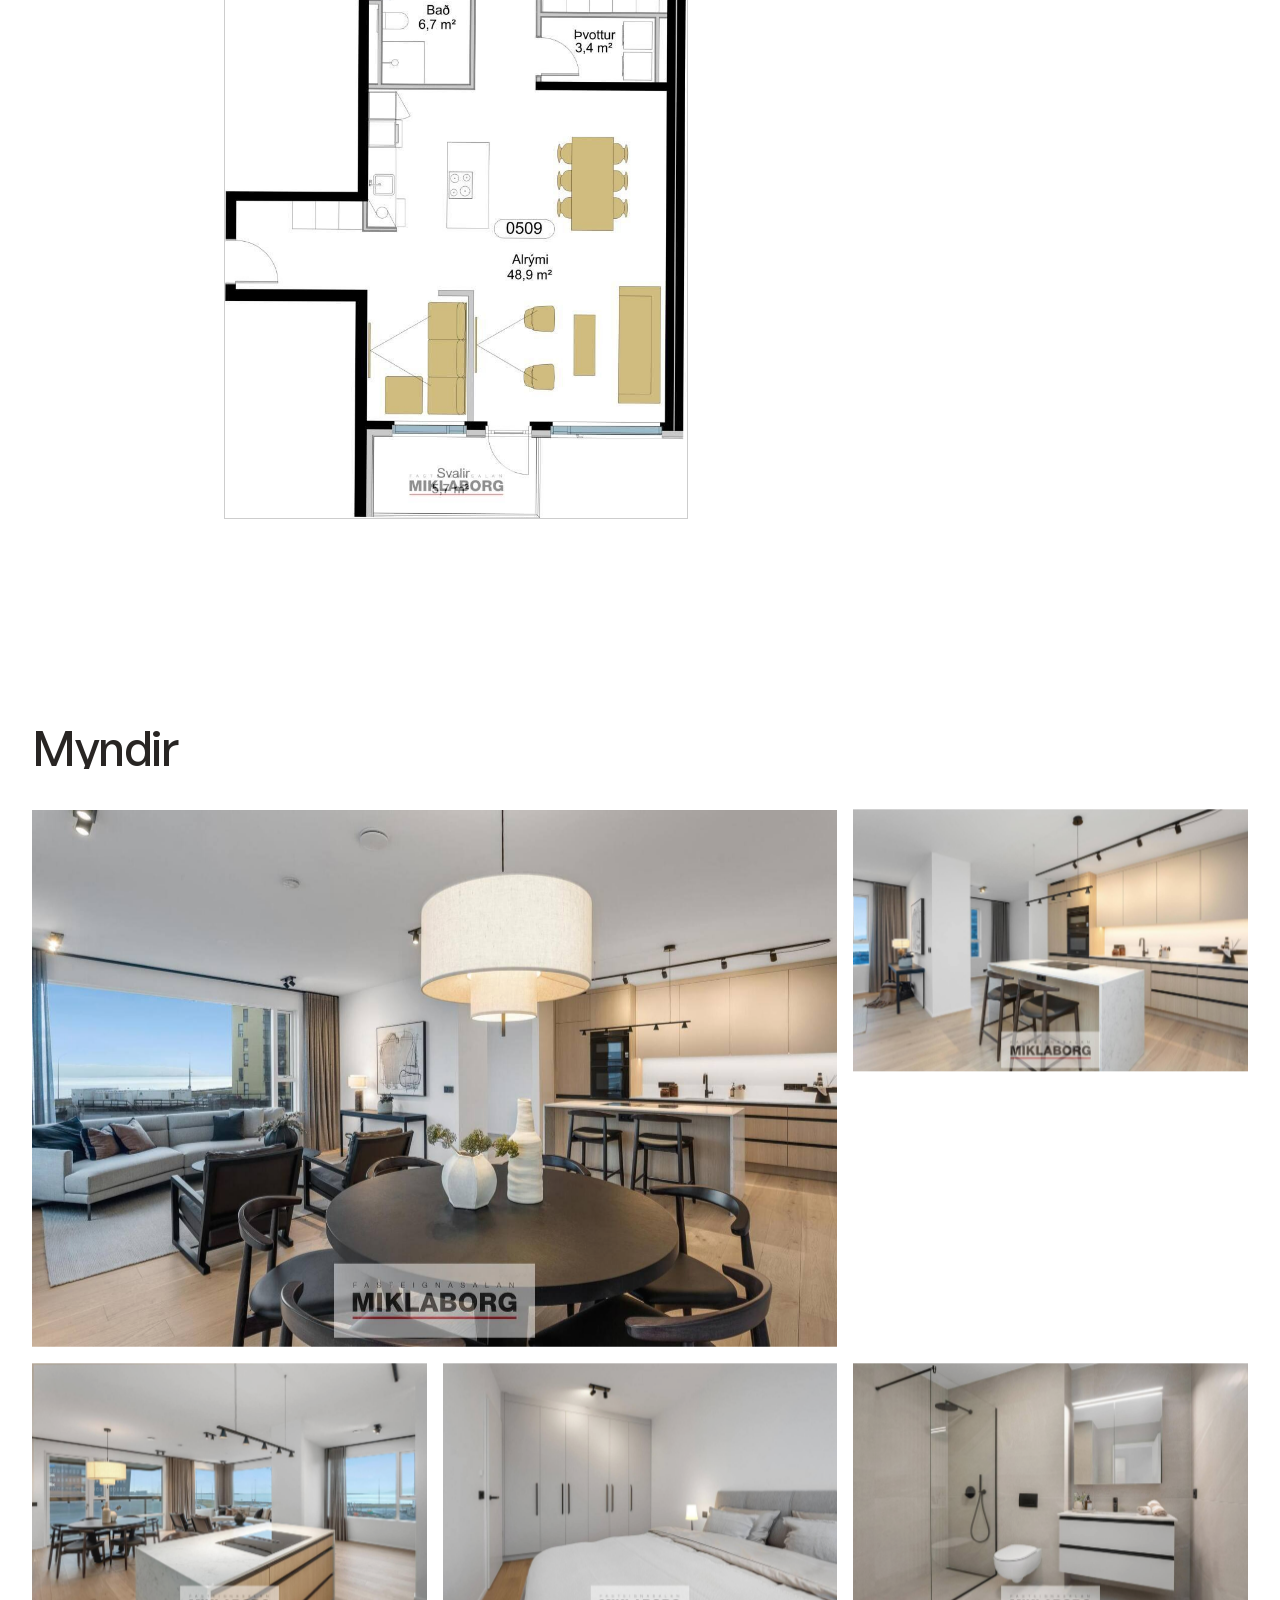
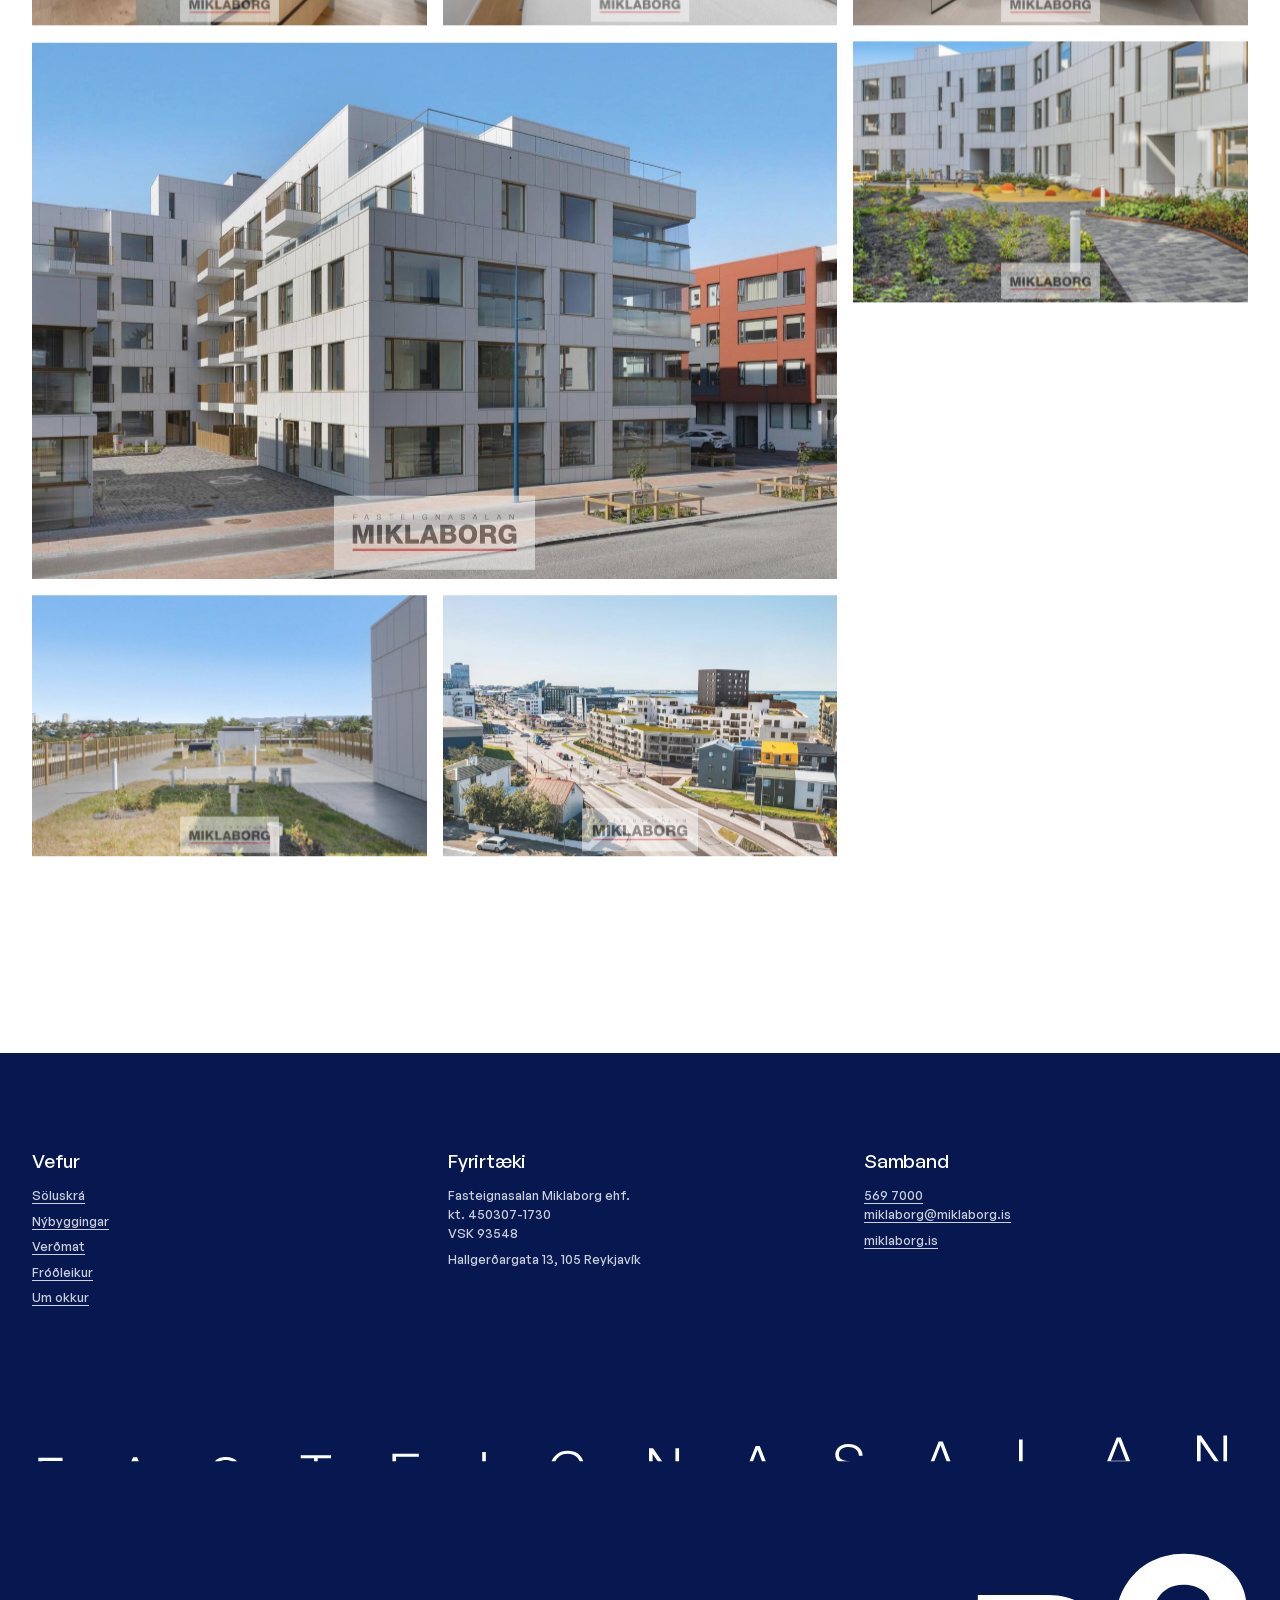
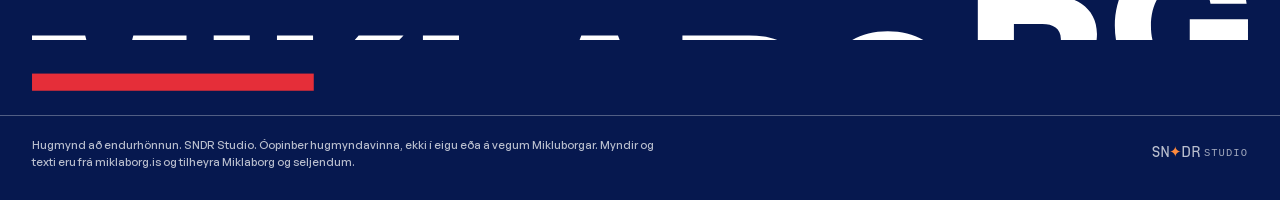
<file: eign/laugaborg-509/index.html>
<!doctype html>
<html lang="is" class="no-js" data-page="detail">
<head>
<meta charset="utf-8">
<meta name="viewport" content="width=device-width, initial-scale=1">
<title>Laugaborg (509) | Miklaborg (frumgerð)</title>
<meta name="description" content="Laugaborg (509), 105 Reykjavík. Laugaborg við Kirkjusand er nýtt fjölbýlishús á 3–6 hæðum með skjólgóðum inngarði og sameiginlegum þakgarði sem býður upp á notalegt útsýni og dýrmætar stundir utandyra">
<meta name="robots" content="noindex, nofollow">
<meta name="theme-color" content="#ffffff">
<link rel="icon" type="image/png" sizes="32x32" href="../../assets/icons/favicon-32.png">
<link rel="icon" type="image/png" sizes="48x48" href="../../assets/icons/favicon-48.png">
<link rel="apple-touch-icon" sizes="180x180" href="../../assets/icons/apple-touch-icon.png">
<link rel="preload" href="../../assets/fonts/GeneralSans-Variable.woff2" as="font" type="font/woff2" crossorigin>
<link rel="preload" href="../../assets/fonts/PlayfairDisplay-MediumItalic.woff2" as="font" type="font/woff2" crossorigin>
<script>/* focus-guard: a focus ring only for people using a keyboard.

   The bug it ends: a menu, drawer or dialog opens and its FIRST link (or the dialog's close button)
   is outlined, as if it were selected. Cause: opening code calls first.focus(), or <dialog>.showModal()
   focuses the first control by itself. When nothing was focused before, the browser decides the ring is
   wanted. Safari never focuses a button on click and a touch tap never does either, so on iPhone,
   iPad and Safari the very first tap paints the ring. Chrome with a mouse hides it, which is why it
   passes the desktop check and then reappears on Sindri's phone.

   How: remember the last input kind on <html data-input="pointer|key"> and let focus-guard.css drop the
   ring while the last input was a pointer. Keyboard users keep every ring. Load before everything else
   (inline in <head>, ~400 bytes), no dependencies. Doc: _tools/focus-guard/README.md */
(function () {
  var root = document.documentElement;
  function set(v) { if (root.getAttribute('data-input') !== v) root.setAttribute('data-input', v); }
  addEventListener('pointerdown', function () { set('pointer'); }, true);
  addEventListener('keydown', function (e) {
    if (e.key === 'Shift' || e.key === 'Control' || e.key === 'Alt' || e.key === 'Meta') return;
    set('key');
  }, true);
})();
</script>
<script>(function(d){var r=d.documentElement;r.className=r.className.replace('no-js','js');
function vw(){r.style.setProperty('--vw',innerWidth+'px')}vw();addEventListener('resize',vw);
addEventListener('pagereveal',function(e){window.__mkVT=e.viewTransition?e.viewTransition.finished:null});
try{var rm=matchMedia('(prefers-reduced-motion: reduce)').matches;if(r.dataset.page==='home'&&!rm&&!sessionStorage.getItem('mkPre')&&!/[?&]nointro/.test(location.search)){r.classList.add('preloader-active');setTimeout(function(){r.classList.remove('preloader-active')},9000)}}catch(e){}})(document);</script>
<style>html.preloader-active{background:#06184f}</style>
<link rel="stylesheet" href="../../assets/css/miklaborg.css">

</head>
<body data-theme="light">
<a class="skip" href="#main">Fara beint í efni</a>
<svg width="0" height="0" style="position:absolute" aria-hidden="true" focusable="false"><defs><clipPath id="mk-clip-big"><rect x="-20" y="126" width="2230" height="272"/></clipPath><clipPath id="mk-clip-small"><rect x="-20" y="-6" width="2230" height="82"/></clipPath></defs><symbol id="mk-logo" viewBox="0 0 2188.87 489.18"><polygon points="0 140.16 95.73 140.16 138.69 306.46 139.4 306.46 182.37 140.16 278.11 140.16 278.11 389.62 216.96 389.62 216.96 200.26 216.27 200.26 163.87 389.62 114.25 389.62 61.84 200.26 61.13 200.26 61.13 389.62 0 389.62 0 140.16" fill="currentColor" class="lg lg-big"/><rect x="327.03" y="140.16" width="64.97" height="249.46" fill="currentColor" class="lg lg-big"/><polygon points="440.92 140.16 505.91 140.16 505.91 235.89 588.01 140.16 668.72 140.16 576.48 238.34 680.25 389.62 599.54 389.62 532.46 284.81 505.91 312.75 505.91 389.62 440.92 389.62 440.92 140.16" fill="currentColor" class="lg lg-big"/><polygon points="703.67 140.16 768.63 140.16 768.63 333.72 885 333.72 885 389.62 703.67 389.62 703.67 140.16" fill="currentColor" class="lg lg-big"/><path d="M988.76,140.16h66.02l93.28,249.46h-67.77l-15.38-44.72h-87l-15.71,44.72h-66.73l93.3-249.46Zm4.19,156.53h56.59l-27.6-87.35h-.71l-28.28,87.35Z" fill="currentColor" class="lg lg-big"/><path d="M1170.77,140.16h116.69c42.99-.69,90.15,10.49,90.15,62.53,0,22.38-13.27,40.55-32.85,50.32,26.56,7.68,42.99,30.75,42.99,59.05,0,59.39-43.67,77.56-97.13,77.56h-119.84V140.16Zm64.99,98.18h50.32c11.17,0,26.54-5.94,26.54-23.76s-12.92-24.09-26.54-24.09h-50.32v47.86Zm0,99.24h52.05c20.61,0,34.94-7.35,34.94-27.96,0-22.02-15.37-29.35-34.94-29.35h-52.05v57.31Z" fill="currentColor" class="lg lg-big"/><path d="M1540.42,134.92c78.61,0,122.99,57.65,122.99,129.96s-44.38,129.98-122.99,129.98-122.97-57.65-122.97-129.98,44.35-129.96,122.97-129.96m0,204.04c41.93,0,58-37.04,58-74.08s-16.07-74.06-58-74.06-58.01,37.04-58.01,74.06,16.07,74.08,58.01,74.08" fill="currentColor" class="lg lg-big"/><path d="M1702.54,140.16h127.16c44.02,0,87.34,19.92,87.34,70.23,0,26.89-12.92,52.4-39.13,62.54v.7c26.56,6.3,34.24,35.99,36.33,59.74,.71,10.48,1.77,47.17,10.5,56.25h-64.29c-5.59-8.38-6.63-32.85-7.33-39.84-1.74-25.16-5.93-51.01-36.33-51.01h-49.28v90.85h-64.97V140.16Zm64.97,108.31h54.5c19.57,0,30.04-10.48,30.04-29.35s-14.66-26.89-32.82-26.89h-51.72v56.25Z" fill="currentColor" class="lg lg-big"/><path d="M2188.87,389.62h-41.93l-3.84-27.25c-17.13,24.09-46.47,32.5-69.54,32.5-75.47,0-124.38-57.66-124.38-129.99s48.91-129.96,124.38-129.96c51.7,0,106.9,27.61,112.85,90.15h-64.98c-2.09-21.32-23.06-34.25-49.25-34.25-41.94,0-58,37.04-58,74.06s16.06,74.08,58,74.08c32.14,0,53.8-15.03,57.3-37.73h-45.44v-48.21h104.83v136.61Z" fill="currentColor" class="lg lg-big"/><polygon points="11.3 1.43 54.95 1.43 54.95 7.03 17.84 7.03 17.84 31.9 50.81 31.9 50.81 37.48 17.84 37.48 17.84 70.26 11.3 70.26 11.3 1.43" fill="currentColor" class="lg lg-small"/><path d="M181.88,1.43h7.33l26.98,68.84h-7.03l-8.39-21.4h-31.32l-8.28,21.4h-7.03L181.88,1.43Zm-10.41,41.84h27.08l-13.3-35.27-13.79,35.27Z" fill="currentColor" class="lg lg-small"/><path d="M329.54,47.6c-.29,14.17,9.92,18.51,22.46,18.51,7.23,0,18.21-3.95,18.21-13.97,0-7.82-7.81-10.9-14.16-12.45l-15.33-3.75c-8.09-2.02-15.52-5.86-15.52-16.57,0-6.76,4.34-19.37,23.71-19.37,13.58,0,25.53,7.32,25.44,21.39h-6.55c-.39-10.49-9.06-15.81-18.79-15.81-8.97,0-17.25,3.49-17.25,13.7,0,6.46,4.81,9.15,10.4,10.51l16.78,4.14c9.73,2.6,17.82,6.84,17.82,18.11,0,4.72-1.93,19.66-26.31,19.66-16.29,0-28.24-7.32-27.47-24.09h6.55Z" fill="currentColor" class="lg lg-small"/><polygon points="483.75 1.43 538.29 1.43 538.29 7.03 514.31 7.03 514.31 70.26 507.75 70.26 507.75 7.03 483.75 7.03 483.75 1.43" fill="currentColor" class="lg lg-small"/><polygon points="648.74 1.43 696.27 1.43 696.27 7.03 655.31 7.03 655.31 31.9 693.67 31.9 693.67 37.48 655.31 37.48 655.31 64.66 696.75 64.66 696.75 70.26 648.74 70.26 648.74 1.43" fill="currentColor" class="lg lg-small"/><rect x="810.38" y="1.43" width="6.57" height="68.83" fill="currentColor" class="lg lg-small"/><path d="M994.08,70.26h-4.73l-.87-12.54h-.19c-4.62,9.83-13.88,13.98-23.8,13.98-21.68,0-32.48-17.06-32.48-35.86S942.81,0,964.48,0c14.47,0,26.22,7.79,28.73,22.83h-6.56c-.86-7.9-9.05-17.26-22.17-17.26-18.22,0-25.91,15.23-25.91,30.27s7.69,30.27,25.91,30.27c15.24,0,24.1-10.7,23.8-25.25h-23.41v-5.59h29.2v34.99Z" fill="currentColor" class="lg lg-small"/><polygon points="1110.6 1.43 1117.92 1.43 1158.02 59.65 1158.2 59.65 1158.2 1.43 1164.77 1.43 1164.77 70.26 1157.44 70.26 1117.34 12.05 1117.15 12.05 1117.15 70.26 1110.6 70.26 1110.6 1.43" fill="currentColor" class="lg lg-small"/><path d="M1302.68,1.43h7.33l26.98,68.84h-7.03l-8.38-21.4h-31.31l-8.3,21.4h-7.03L1302.68,1.43Zm-10.4,41.84h27.08l-13.31-35.27-13.78,35.27Z" fill="currentColor" class="lg lg-small"/><path d="M1450.34,47.6c-.28,14.17,9.93,18.51,22.45,18.51,7.23,0,18.22-3.95,18.22-13.97,0-7.82-7.8-10.9-14.18-12.45l-15.32-3.75c-8.1-2.02-15.51-5.86-15.51-16.57,0-6.76,4.33-19.37,23.7-19.37,13.6,0,25.55,7.32,25.45,21.39h-6.56c-.37-10.49-9.05-15.81-18.8-15.81-8.95,0-17.25,3.49-17.25,13.7,0,6.46,4.83,9.15,10.42,10.51l16.76,4.14c9.74,2.6,17.84,6.84,17.84,18.11,0,4.72-1.93,19.66-26.3,19.66-16.3,0-28.24-7.32-27.48-24.09h6.55Z" fill="currentColor" class="lg lg-small"/><path d="M1632.11,1.43h7.33l26.99,68.84h-7.03l-8.37-21.4h-31.34l-8.3,21.4h-7.03L1632.11,1.43Zm-10.41,41.84h27.08l-13.31-35.27-13.78,35.27Z" fill="currentColor" class="lg lg-small"/><polygon points="1776.69 1.43 1783.24 1.43 1783.24 64.66 1821.79 64.66 1821.79 70.26 1776.69 70.26 1776.69 1.43" fill="currentColor" class="lg lg-small"/><path d="M1952.58,1.43h7.32l26.99,68.84h-7.04l-8.38-21.4h-31.32l-8.3,21.4h-7.03L1952.58,1.43Zm-10.42,41.84h27.08l-13.31-35.27-13.78,35.27Z" fill="currentColor" class="lg lg-small"/><polygon points="2097.05 1.43 2104.38 1.43 2144.47 59.65 2144.65 59.65 2144.65 1.43 2151.22 1.43 2151.22 70.26 2143.9 70.26 2103.8 12.05 2103.6 12.05 2103.6 70.26 2097.05 70.26 2097.05 1.43" fill="currentColor" class="lg lg-small"/><rect y="458.28" width="2188.87" height="30.9" fill="#e52e39" class="lg-red"/></symbol></svg>

<header class="hd" data-header>
  <a class="hd-logo" href="../../" aria-label="Miklaborg, forsíða" translate="no"><svg class="logo " viewBox="0 0 2188.87 489.18" role="img" aria-label="Miklaborg fasteignasala"><use href="#mk-logo"/></svg></a>
  <nav class="hd-nav" aria-label="Aðalvalmynd"><a class="hd-link desc-m is-active" href="../../soluskra/"><span class="btn-label">Söluskrá</span></a><a class="hd-link desc-m" href="../../nybyggingar/"><span class="btn-label">Nýbyggingar</span></a><a class="hd-link desc-m" href="../../verdmat/"><span class="btn-label">Verðmat</span></a><a class="hd-link desc-m" href="https://miklaborg.is/frodleikur" target="_blank" rel="noopener noreferrer"><span class="btn-label">Fróðleikur</span></a><a class="hd-link desc-m" href="../../um-okkur/"><span class="btn-label">Um okkur</span></a></nav>
  <a class="btn size-m hd-cta" href="../../verdmat/"><span class="btn-label">Frítt verðmat</span></a>
  <button class="hd-burger" type="button" aria-expanded="false" aria-controls="menu" aria-label="Opna valmynd"><span></span><span></span></button>
</header>
<div class="menu" id="menu" role="dialog" aria-modal="true" aria-label="Valmynd" hidden>
  <div class="menu-bg"></div>
  <div class="menu-panel" tabindex="-1">
    <ul class="menu-list"><li><a class="menu-link title-l" href="../../soluskra/">Söluskrá</a></li><li><a class="menu-link title-l" href="../../nybyggingar/">Nýbyggingar</a></li><li><a class="menu-link title-l" href="../../verdmat/">Verðmat</a></li><li><a class="menu-link title-l" href="https://miklaborg.is/frodleikur" target="_blank" rel="noopener noreferrer">Fróðleikur</a></li><li><a class="menu-link title-l" href="../../um-okkur/">Um okkur</a></li></ul>
    <div class="menu-contact desc-l"><p>Hallgerðargata 13, 105 Reykjavík</p><p><a href="tel:+3545697000">569 7000</a></p><p><a href="mailto:miklaborg@miklaborg.is">miklaborg@miklaborg.is</a></p></div>
  </div>
</div>
<div class="layer" id="top"><main id="main">
<section class="first prop-hero" data-prop-hero data-header-over>
  <div class="prop-hero-img" data-prop-img><img class="prop-hero-pic" src="../../assets/img/g-laugaborg-509-06.jpg" alt="Laugaborg (509)" width="1600" height="1065" loading="eager" decoding="async" fetchpriority="high" sizes="100vw"></div>
  <div class="container prop-hero-in"><p class="desc-m crumb crumb-w"><a href="../../">Forsíða</a> / <a href="../../soluskra/">Söluskrá</a> / Laugaborg (509)</p>
    <button class="btn size-m prop-all" type="button" data-gl-open="0"><span class="btn-label">Allar myndir (9)</span></button></div>
</section>
<section class="prop block">
  <div class="container prop-grid">
    <div class="prop-main">
      <p class="desc-m prop-place">105 Reykjavík · Íbúðareign</p>
      <h1 class="title-l prop-title" data-lines>Laugaborg (509)</h1>
      <ul class="prop-facts"><li><b class="title-m">112,3 m²</b><span class="desc-m">stærð</span></li><li><b class="title-m">3</b><span class="desc-m">herbergi</span></li><li><b class="title-m">1</b><span class="desc-m">stofur</span></li><li><b class="title-m">2</b><span class="desc-m">svefnherbergi</span></li><li><b class="title-m">1</b><span class="desc-m">baðherbergi</span></li></ul>
      <p class="prop-open title-s">Opið hús 5. nóv. kl. 17:00 til 17:30</p>
      <div class="desc" data-expand>
        <h2 class="title-s">Lýsing</h2>
        <p class="desc-l prop-lead">Miklaborg kynnir: Laugaborg við Kirkjusand er nýtt fjölbýlishús á 3–6 hæðum með skjólgóðum inngarði og sameiginlegum þakgarði sem býður upp á notalegt útsýni og dýrmætar stundir utandyra, í miðbænum sjálfum.</p>
        <div class="desc-more" data-expand-body id="more-laugaborg-509"><p class="desc-l">Íbúðirnar eru fjölbreyttar að stærð og skipulagi, allar með gólfhita, vönduðum innréttingum og svölum eða sérafnotafleti. Lyftur eru í öllum stigagöngum.</p><p class="desc-l">Nýr íbúðakjarni sem samanstendur af 115 íbúðum á 6 hæðum afhendast í 4 áföngum. Íbúðarkjarninn í randbyggðarformi umhverfis innigarð. Húsið er partur af nýju hverfi á Kirkjusandi. Græn svæði umlykja bygginguna ásamt þakgarði.</p><p class="desc-l">Íbúð 509 er falleg 3ja herbergja íbúð á efstu hæð. Björt og stór stofa með útgengi á svalir sem eru yfirbyggðar. Eldhús: Falleg sérsmíðuð innrétting með quartz plötu á borði. Þvottahús innan íbúðar. Sérgeymsla er í kjallara.</p></div>
        <button class="more desc-m" type="button" data-expand-btn aria-expanded="false" aria-controls="more-laugaborg-509"><span data-expand-label>Sjá meira</span></button>
      </div>
      <dl class="info"><h2 class="title-s">Upplýsingar</h2><div class="info-row"><dt class="desc-m">Byggingarár</dt><dd class="desc-m">2025</dd></div><div class="info-row"><dt class="desc-m">Fermetraverð</dt><dd class="desc-m">1.023.152 kr/m²</dd></div><div class="info-row"><dt class="desc-m">Byggingargerð</dt><dd class="desc-m">Íbúðareign</dd></div><div class="info-row"><dt class="desc-m">Fasteignamat</dt><dd class="desc-m">98.700.000 kr.</dd></div><div class="info-row"><dt class="desc-m">Þvottahús</dt><dd class="desc-m">Sér innan íbúðar</dd></div></dl>
      <figure class="plan"><h2 class="title-s">Grunnmynd</h2><img src="../../assets/img/g-laugaborg-509-10.jpg" alt="Grunnmynd Laugaborg (509)" width="766" height="1225" loading="lazy" decoding="async"></figure>
    </div>
    <aside class="prop-side"><div class="prop-card">
      <p class="desc-s">Verð</p><p class="title-m prop-price">114.900.000 kr.</p><p class="desc-m prop-sqm">Fermetraverð 1.023.152 kr/m²</p>
      <div class="prop-agent"><p class="desc-s">Nánari upplýsingar veitir</p><p class="title-s">Íris Arna Geirsdóttir</p><p class="desc-m">Löggiltur fasteignasali, M.A markaðsfræðingur</p></div>
      <button class="btn size-m prop-contact" type="button" data-modal-open="enquiry"><span class="btn-label">Hafðu samband</span></button>
      <a class="prop-real desc-m" href="https://miklaborg.is/laugaborg-509-105-reykjavik" target="_blank" rel="noopener noreferrer">Sjá eignina á miklaborg.is</a>
    </div></aside>
  </div>
</section>
<section class="gallery block"><div class="container"><h2 class="title-l" data-lines>Myndir</h2><div class="gl-grid" data-gl-grid><button class="gl-item" type="button" data-gl="0" aria-label="Opna mynd 1 af 9"><img src="../../assets/img/g-laugaborg-509-01.jpg" alt="Laugaborg (509), mynd 1" width="1600" height="1067" loading="lazy" decoding="async"></button><button class="gl-item" type="button" data-gl="1" aria-label="Opna mynd 2 af 9"><img src="../../assets/img/g-laugaborg-509-02.jpg" alt="Laugaborg (509), mynd 2" width="1600" height="1067" loading="lazy" decoding="async"></button><button class="gl-item" type="button" data-gl="2" aria-label="Opna mynd 3 af 9"><img src="../../assets/img/g-laugaborg-509-03.jpg" alt="Laugaborg (509), mynd 3" width="1600" height="1067" loading="lazy" decoding="async"></button><button class="gl-item" type="button" data-gl="3" aria-label="Opna mynd 4 af 9"><img src="../../assets/img/g-laugaborg-509-04.jpg" alt="Laugaborg (509), mynd 4" width="1600" height="1068" loading="lazy" decoding="async"></button><button class="gl-item" type="button" data-gl="4" aria-label="Opna mynd 5 af 9"><img src="../../assets/img/g-laugaborg-509-05.jpg" alt="Laugaborg (509), mynd 5" width="1600" height="1067" loading="lazy" decoding="async"></button><button class="gl-item" type="button" data-gl="5" aria-label="Opna mynd 6 af 9"><img src="../../assets/img/g-laugaborg-509-06.jpg" alt="Laugaborg (509), mynd 6" width="1600" height="1065" loading="lazy" decoding="async"></button><button class="gl-item" type="button" data-gl="6" aria-label="Opna mynd 7 af 9"><img src="../../assets/img/g-laugaborg-509-07.jpg" alt="Laugaborg (509), mynd 7" width="1600" height="1067" loading="lazy" decoding="async"></button><button class="gl-item" type="button" data-gl="7" aria-label="Opna mynd 8 af 9"><img src="../../assets/img/g-laugaborg-509-08.jpg" alt="Laugaborg (509), mynd 8" width="1600" height="1067" loading="lazy" decoding="async"></button><button class="gl-item" type="button" data-gl="8" aria-label="Opna mynd 9 af 9"><img src="../../assets/img/g-laugaborg-509-09.jpg" alt="Laugaborg (509), mynd 9" width="1600" height="900" loading="lazy" decoding="async"></button></div></div></section>



</main><footer class="ft" data-theme-ignore>
  <div class="ft-inner">
    <div class="ft-cols">
      <div class="ft-col" data-acc><button class="ft-head title-s" type="button" aria-expanded="false" aria-controls="ft-vefur"><span>Vefur</span><svg class="ft-arr" viewBox="0 0 16 16" aria-hidden="true" focusable="false"><path d="M3 6l5 5 5-5" fill="none" stroke="currentColor" stroke-width="1.4"/></svg></button><div class="ft-body desc-m" id="ft-vefur"><ul><li><a href="../../soluskra/">Söluskrá</a></li><li><a href="../../nybyggingar/">Nýbyggingar</a></li><li><a href="../../verdmat/">Verðmat</a></li><li><a href="https://miklaborg.is/frodleikur" target="_blank" rel="noopener noreferrer">Fróðleikur</a></li><li><a href="../../um-okkur/">Um okkur</a></li></ul></div></div>
      <div class="ft-col" data-acc><button class="ft-head title-s" type="button" aria-expanded="false" aria-controls="ft-fyrirtaeki"><span>Fyrirtæki</span><svg class="ft-arr" viewBox="0 0 16 16" aria-hidden="true" focusable="false"><path d="M3 6l5 5 5-5" fill="none" stroke="currentColor" stroke-width="1.4"/></svg></button><div class="ft-body desc-m" id="ft-fyrirtaeki"><p><span translate="no">Fasteignasalan Miklaborg ehf.</span><br>kt. 450307-1730<br>VSK 93548</p><p>Hallgerðargata 13, 105 Reykjavík</p></div></div>
      <div class="ft-col" data-acc><button class="ft-head title-s" type="button" aria-expanded="false" aria-controls="ft-samband"><span>Samband</span><svg class="ft-arr" viewBox="0 0 16 16" aria-hidden="true" focusable="false"><path d="M3 6l5 5 5-5" fill="none" stroke="currentColor" stroke-width="1.4"/></svg></button><div class="ft-body desc-m" id="ft-samband"><p><a href="tel:+3545697000">569 7000</a><br><a href="mailto:miklaborg@miklaborg.is">miklaborg@miklaborg.is</a></p><p><a href="https://miklaborg.is" target="_blank" rel="noopener noreferrer">miklaborg.is</a></p></div></div>
    </div>
    <div class="ft-mark" aria-hidden="true"><svg class="logo ft-logo" viewBox="0 0 2188.87 489.18" aria-hidden="true" focusable="false"><g clip-path="url(#mk-clip-big)"><polygon points="0 140.16 95.73 140.16 138.69 306.46 139.4 306.46 182.37 140.16 278.11 140.16 278.11 389.62 216.96 389.62 216.96 200.26 216.27 200.26 163.87 389.62 114.25 389.62 61.84 200.26 61.13 200.26 61.13 389.62 0 389.62 0 140.16" fill="currentColor" class="lg lg-big"/><rect x="327.03" y="140.16" width="64.97" height="249.46" fill="currentColor" class="lg lg-big"/><polygon points="440.92 140.16 505.91 140.16 505.91 235.89 588.01 140.16 668.72 140.16 576.48 238.34 680.25 389.62 599.54 389.62 532.46 284.81 505.91 312.75 505.91 389.62 440.92 389.62 440.92 140.16" fill="currentColor" class="lg lg-big"/><polygon points="703.67 140.16 768.63 140.16 768.63 333.72 885 333.72 885 389.62 703.67 389.62 703.67 140.16" fill="currentColor" class="lg lg-big"/><path d="M988.76,140.16h66.02l93.28,249.46h-67.77l-15.38-44.72h-87l-15.71,44.72h-66.73l93.3-249.46Zm4.19,156.53h56.59l-27.6-87.35h-.71l-28.28,87.35Z" fill="currentColor" class="lg lg-big"/><path d="M1170.77,140.16h116.69c42.99-.69,90.15,10.49,90.15,62.53,0,22.38-13.27,40.55-32.85,50.32,26.56,7.68,42.99,30.75,42.99,59.05,0,59.39-43.67,77.56-97.13,77.56h-119.84V140.16Zm64.99,98.18h50.32c11.17,0,26.54-5.94,26.54-23.76s-12.92-24.09-26.54-24.09h-50.32v47.86Zm0,99.24h52.05c20.61,0,34.94-7.35,34.94-27.96,0-22.02-15.37-29.35-34.94-29.35h-52.05v57.31Z" fill="currentColor" class="lg lg-big"/><path d="M1540.42,134.92c78.61,0,122.99,57.65,122.99,129.96s-44.38,129.98-122.99,129.98-122.97-57.65-122.97-129.98,44.35-129.96,122.97-129.96m0,204.04c41.93,0,58-37.04,58-74.08s-16.07-74.06-58-74.06-58.01,37.04-58.01,74.06,16.07,74.08,58.01,74.08" fill="currentColor" class="lg lg-big"/><path d="M1702.54,140.16h127.16c44.02,0,87.34,19.92,87.34,70.23,0,26.89-12.92,52.4-39.13,62.54v.7c26.56,6.3,34.24,35.99,36.33,59.74,.71,10.48,1.77,47.17,10.5,56.25h-64.29c-5.59-8.38-6.63-32.85-7.33-39.84-1.74-25.16-5.93-51.01-36.33-51.01h-49.28v90.85h-64.97V140.16Zm64.97,108.31h54.5c19.57,0,30.04-10.48,30.04-29.35s-14.66-26.89-32.82-26.89h-51.72v56.25Z" fill="currentColor" class="lg lg-big"/><path d="M2188.87,389.62h-41.93l-3.84-27.25c-17.13,24.09-46.47,32.5-69.54,32.5-75.47,0-124.38-57.66-124.38-129.99s48.91-129.96,124.38-129.96c51.7,0,106.9,27.61,112.85,90.15h-64.98c-2.09-21.32-23.06-34.25-49.25-34.25-41.94,0-58,37.04-58,74.06s16.06,74.08,58,74.08c32.14,0,53.8-15.03,57.3-37.73h-45.44v-48.21h104.83v136.61Z" fill="currentColor" class="lg lg-big"/></g><g clip-path="url(#mk-clip-small)"><polygon points="11.3 1.43 54.95 1.43 54.95 7.03 17.84 7.03 17.84 31.9 50.81 31.9 50.81 37.48 17.84 37.48 17.84 70.26 11.3 70.26 11.3 1.43" fill="currentColor" class="lg lg-small"/><path d="M181.88,1.43h7.33l26.98,68.84h-7.03l-8.39-21.4h-31.32l-8.28,21.4h-7.03L181.88,1.43Zm-10.41,41.84h27.08l-13.3-35.27-13.79,35.27Z" fill="currentColor" class="lg lg-small"/><path d="M329.54,47.6c-.29,14.17,9.92,18.51,22.46,18.51,7.23,0,18.21-3.95,18.21-13.97,0-7.82-7.81-10.9-14.16-12.45l-15.33-3.75c-8.09-2.02-15.52-5.86-15.52-16.57,0-6.76,4.34-19.37,23.71-19.37,13.58,0,25.53,7.32,25.44,21.39h-6.55c-.39-10.49-9.06-15.81-18.79-15.81-8.97,0-17.25,3.49-17.25,13.7,0,6.46,4.81,9.15,10.4,10.51l16.78,4.14c9.73,2.6,17.82,6.84,17.82,18.11,0,4.72-1.93,19.66-26.31,19.66-16.29,0-28.24-7.32-27.47-24.09h6.55Z" fill="currentColor" class="lg lg-small"/><polygon points="483.75 1.43 538.29 1.43 538.29 7.03 514.31 7.03 514.31 70.26 507.75 70.26 507.75 7.03 483.75 7.03 483.75 1.43" fill="currentColor" class="lg lg-small"/><polygon points="648.74 1.43 696.27 1.43 696.27 7.03 655.31 7.03 655.31 31.9 693.67 31.9 693.67 37.48 655.31 37.48 655.31 64.66 696.75 64.66 696.75 70.26 648.74 70.26 648.74 1.43" fill="currentColor" class="lg lg-small"/><rect x="810.38" y="1.43" width="6.57" height="68.83" fill="currentColor" class="lg lg-small"/><path d="M994.08,70.26h-4.73l-.87-12.54h-.19c-4.62,9.83-13.88,13.98-23.8,13.98-21.68,0-32.48-17.06-32.48-35.86S942.81,0,964.48,0c14.47,0,26.22,7.79,28.73,22.83h-6.56c-.86-7.9-9.05-17.26-22.17-17.26-18.22,0-25.91,15.23-25.91,30.27s7.69,30.27,25.91,30.27c15.24,0,24.1-10.7,23.8-25.25h-23.41v-5.59h29.2v34.99Z" fill="currentColor" class="lg lg-small"/><polygon points="1110.6 1.43 1117.92 1.43 1158.02 59.65 1158.2 59.65 1158.2 1.43 1164.77 1.43 1164.77 70.26 1157.44 70.26 1117.34 12.05 1117.15 12.05 1117.15 70.26 1110.6 70.26 1110.6 1.43" fill="currentColor" class="lg lg-small"/><path d="M1302.68,1.43h7.33l26.98,68.84h-7.03l-8.38-21.4h-31.31l-8.3,21.4h-7.03L1302.68,1.43Zm-10.4,41.84h27.08l-13.31-35.27-13.78,35.27Z" fill="currentColor" class="lg lg-small"/><path d="M1450.34,47.6c-.28,14.17,9.93,18.51,22.45,18.51,7.23,0,18.22-3.95,18.22-13.97,0-7.82-7.8-10.9-14.18-12.45l-15.32-3.75c-8.1-2.02-15.51-5.86-15.51-16.57,0-6.76,4.33-19.37,23.7-19.37,13.6,0,25.55,7.32,25.45,21.39h-6.56c-.37-10.49-9.05-15.81-18.8-15.81-8.95,0-17.25,3.49-17.25,13.7,0,6.46,4.83,9.15,10.42,10.51l16.76,4.14c9.74,2.6,17.84,6.84,17.84,18.11,0,4.72-1.93,19.66-26.3,19.66-16.3,0-28.24-7.32-27.48-24.09h6.55Z" fill="currentColor" class="lg lg-small"/><path d="M1632.11,1.43h7.33l26.99,68.84h-7.03l-8.37-21.4h-31.34l-8.3,21.4h-7.03L1632.11,1.43Zm-10.41,41.84h27.08l-13.31-35.27-13.78,35.27Z" fill="currentColor" class="lg lg-small"/><polygon points="1776.69 1.43 1783.24 1.43 1783.24 64.66 1821.79 64.66 1821.79 70.26 1776.69 70.26 1776.69 1.43" fill="currentColor" class="lg lg-small"/><path d="M1952.58,1.43h7.32l26.99,68.84h-7.04l-8.38-21.4h-31.32l-8.3,21.4h-7.03L1952.58,1.43Zm-10.42,41.84h27.08l-13.31-35.27-13.78,35.27Z" fill="currentColor" class="lg lg-small"/><polygon points="2097.05 1.43 2104.38 1.43 2144.47 59.65 2144.65 59.65 2144.65 1.43 2151.22 1.43 2151.22 70.26 2143.9 70.26 2103.8 12.05 2103.6 12.05 2103.6 70.26 2097.05 70.26 2097.05 1.43" fill="currentColor" class="lg lg-small"/></g><rect y="458.28" width="2188.87" height="30.9" fill="#e52e39" class="lg-red"/></svg></div>
    <div class="ft-bottom desc-s">
      <p class="ft-note">Hugmynd að endurhönnun. SNDR Studio. Óopinber hugmyndavinna, ekki í eigu eða á vegum Mikluborgar. Myndir og texti eru frá miklaborg.is og tilheyra Miklaborg og seljendum.</p>
      <a class="sndr-badge" href="https://sndrstudio.is" target="_blank" rel="noreferrer"
  aria-label="Hannað af SNDR Studio" data-logotype
  style="--sndr-ink:rgba(255,255,255,0.72);--sndr-ember:#FF8A3D">
  <span class="sndr-badge-mark">SN<span class="sndr-badge-star">✦</span>DR</span>
  <span class="sndr-badge-studio">STUDIO</span>
</a>
    </div>
  </div>
</footer></div>
<div class="lb" data-lb hidden data-json="[&quot;../../assets/img/g-laugaborg-509-01.jpg&quot;,&quot;../../assets/img/g-laugaborg-509-02.jpg&quot;,&quot;../../assets/img/g-laugaborg-509-03.jpg&quot;,&quot;../../assets/img/g-laugaborg-509-04.jpg&quot;,&quot;../../assets/img/g-laugaborg-509-05.jpg&quot;,&quot;../../assets/img/g-laugaborg-509-06.jpg&quot;,&quot;../../assets/img/g-laugaborg-509-07.jpg&quot;,&quot;../../assets/img/g-laugaborg-509-08.jpg&quot;,&quot;../../assets/img/g-laugaborg-509-09.jpg&quot;]" role="dialog" aria-modal="true" aria-label="Myndasafn" tabindex="-1">
  <div class="lb-ov" data-lb-close></div>
  <button class="lb-x" type="button" data-lb-close aria-label="Loka">×</button>
  <button class="lb-nav lb-prev" type="button" data-lb-prev aria-label="Fyrri mynd"><svg class="arr" viewBox="0 0 16 16" aria-hidden="true" focusable="false"><path d="M3 8h9M8.5 4l4 4-4 4" fill="none" stroke="currentColor" stroke-width="1.4"/></svg></button>
  <figure class="lb-fig"><img class="lb-img" alt="" decoding="async"><figcaption class="lb-cap desc-m"></figcaption></figure>
  <button class="lb-nav lb-next" type="button" data-lb-next aria-label="Næsta mynd"><svg class="arr" viewBox="0 0 16 16" aria-hidden="true" focusable="false"><path d="M3 8h9M8.5 4l4 4-4 4" fill="none" stroke="currentColor" stroke-width="1.4"/></svg></button>
</div>
<div class="pin-modal" data-modal="enquiry" hidden>
  <div class="modal-ov" data-close></div>
  <div class="modal-panel" role="dialog" aria-modal="true" aria-label="Hafðu samband" tabindex="-1">
    <button class="modal-x" type="button" data-close aria-label="Loka">×</button>
    <div class="modal-body">
      <p class="desc-s modal-place">Laugaborg (509)</p><h3 class="title-m">Hafðu samband</h3>
      <form class="enq" data-enq novalidate>
        <label class="fld"><span class="desc-s">Nafn</span><input class="in desc-m" name="n" autocomplete="name" autocorrect="off" spellcheck="false" required></label>
        <label class="fld"><span class="desc-s">Sími</span><input class="in desc-m" name="s" type="tel" inputmode="tel" autocomplete="tel" spellcheck="false" required></label>
        <label class="fld"><span class="desc-s">Netfang</span><input class="in desc-m" name="e" type="email" autocomplete="email" spellcheck="false" required></label>
        <label class="fld"><span class="desc-s">Skilaboð</span><textarea class="in desc-m" name="m" rows="3" autocomplete="off"></textarea></label>
        <p class="err desc-s" role="alert" hidden>Vinsamlegast fylltu út nafn, síma og gilt netfang.</p>
        <button class="btn size-m" type="submit"><span class="btn-label">Senda fyrirspurn</span></button>
        <p class="ok desc-m" role="status" hidden>Frumgerð: ekkert var sent. Í raunverulegum vef færi fyrirspurnin til sölufulltrúa.</p>
      </form>
    </div>
  </div>
</div>

<script src="../../assets/vendor/gsap.min.js"></script>
<script src="../../assets/vendor/ScrollTrigger.min.js"></script>
<script src="../../assets/vendor/SplitText.min.js"></script>
<script src="../../assets/vendor/CustomEase.min.js"></script>
<script src="../../assets/vendor/lenis.min.js"></script>
<script src="../../assets/js/main.js" defer></script>
</body>
</html>
</file>
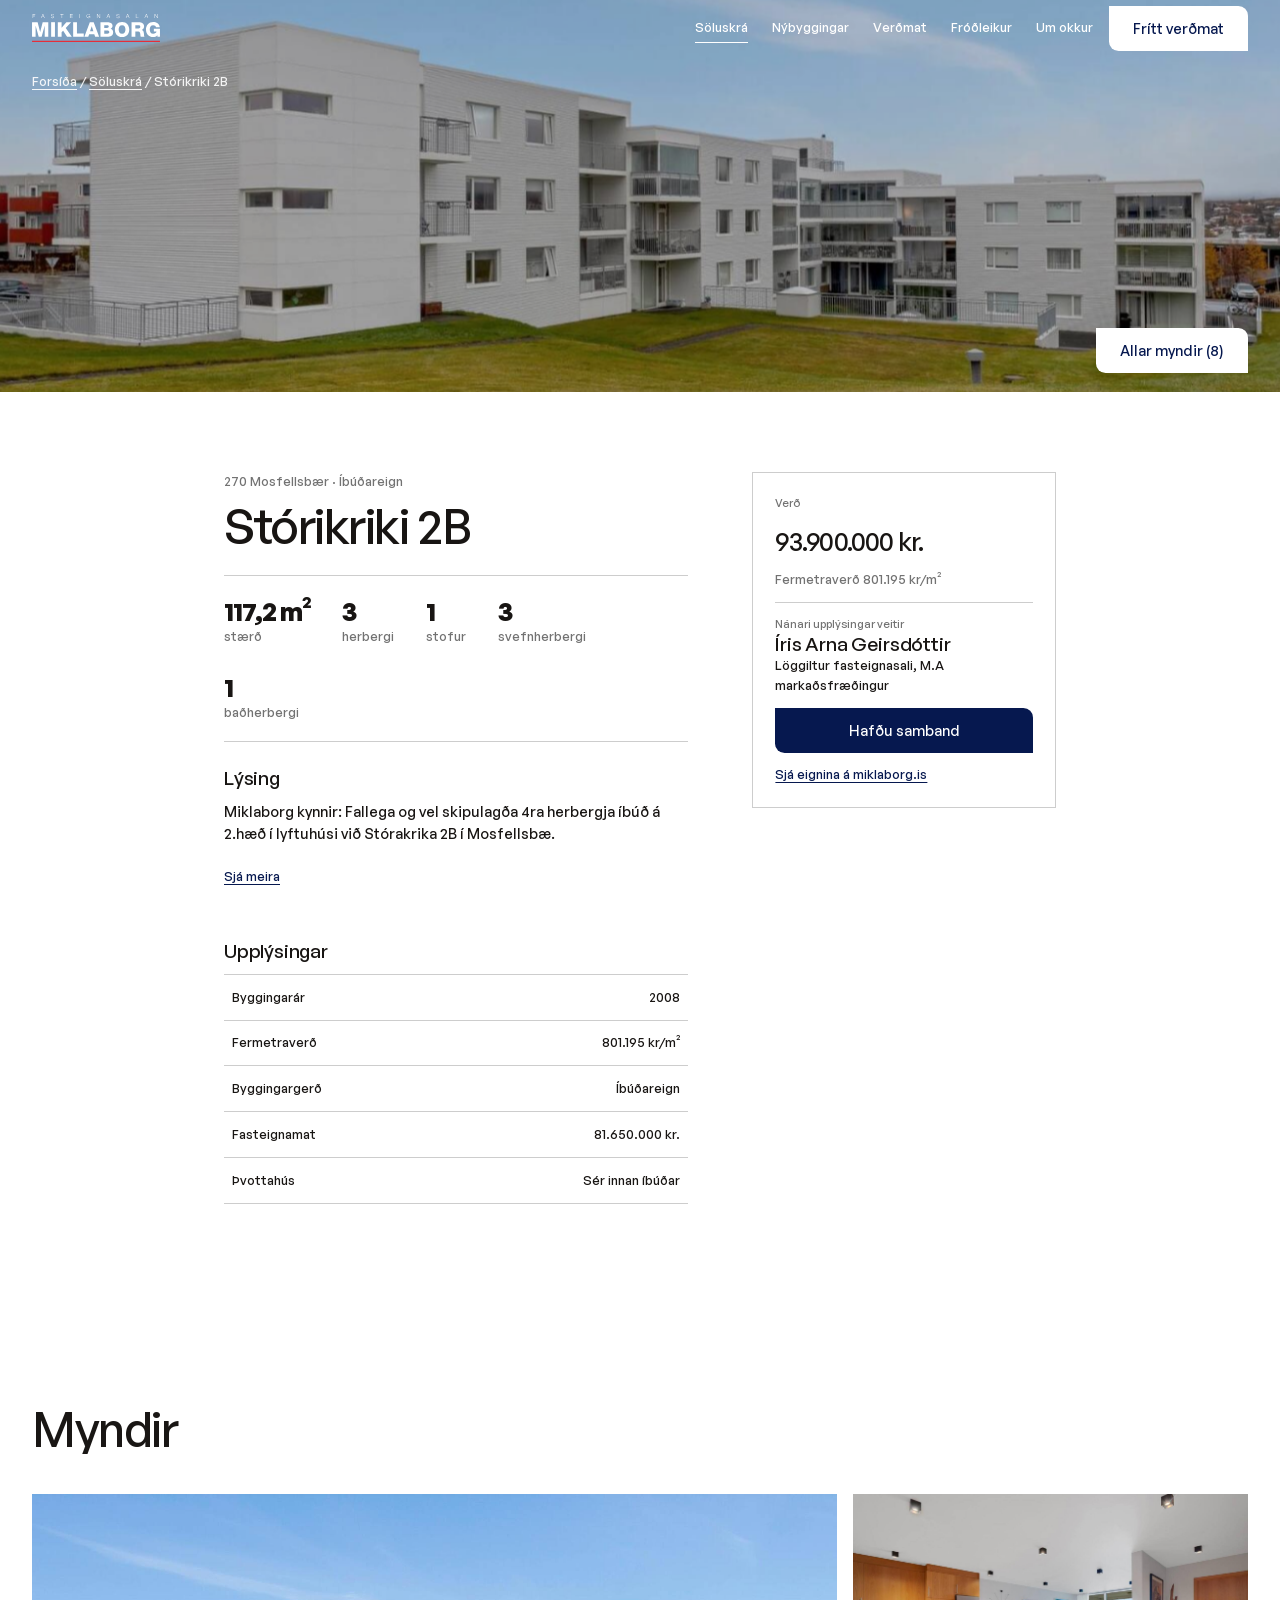
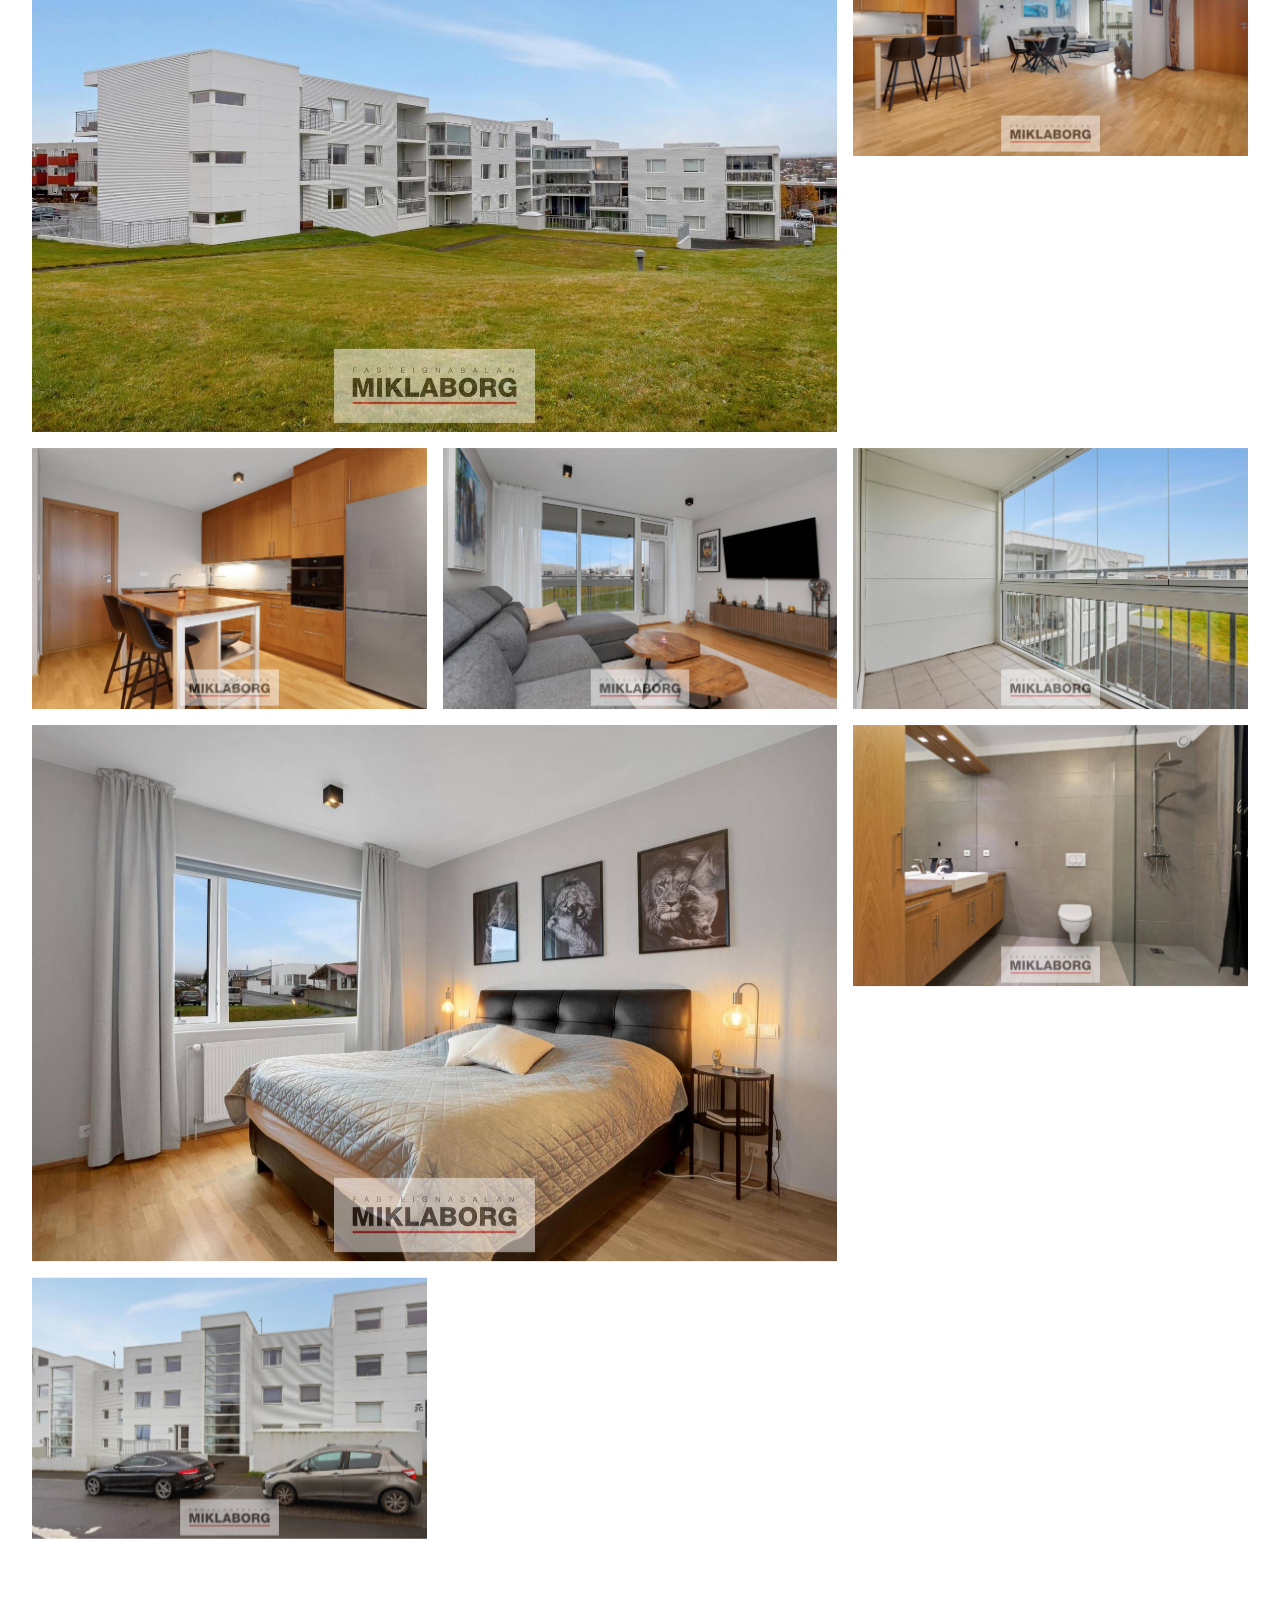
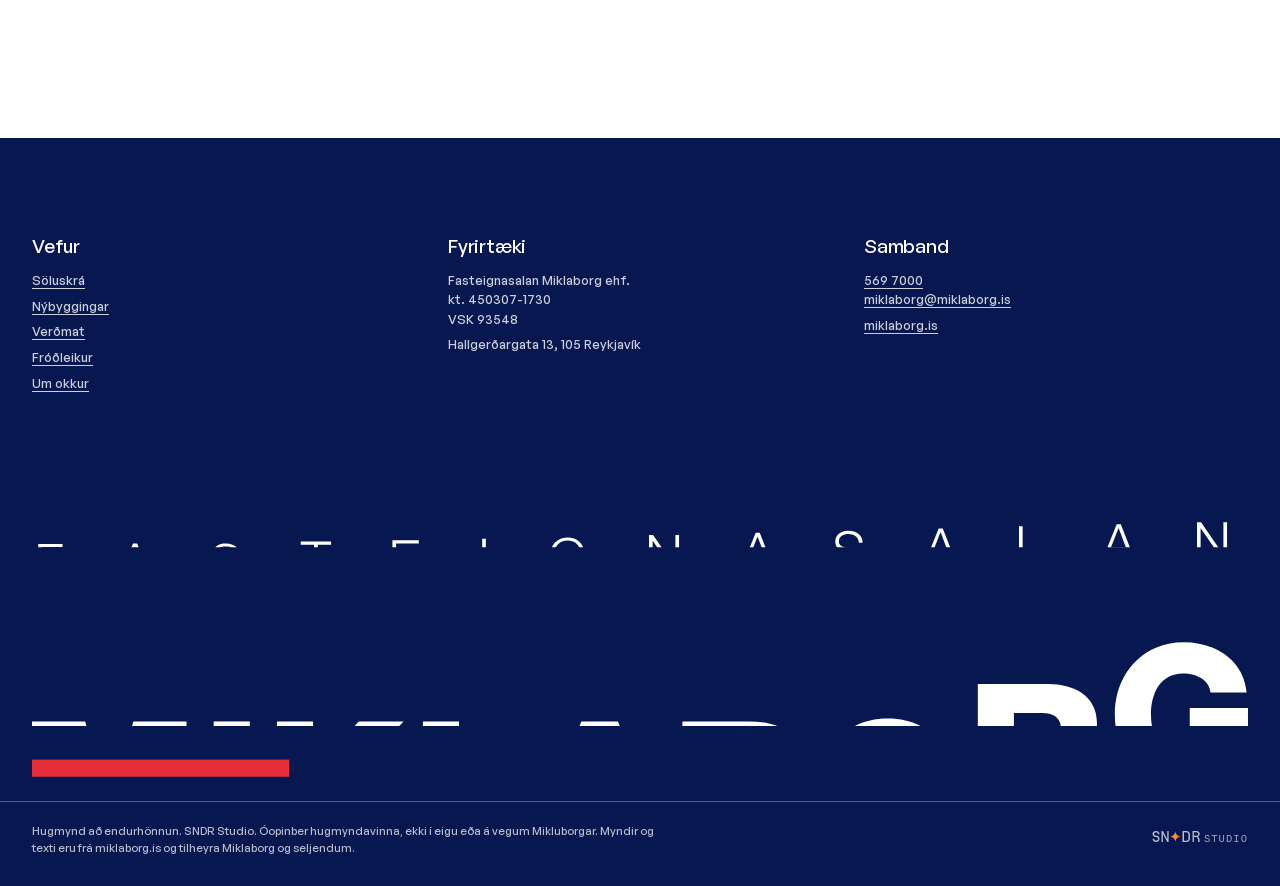
<file: eign/storikriki-2b/index.html>
<!doctype html>
<html lang="is" class="no-js" data-page="detail">
<head>
<meta charset="utf-8">
<meta name="viewport" content="width=device-width, initial-scale=1">
<title>Stórikriki 2B | Miklaborg (frumgerð)</title>
<meta name="description" content="Stórikriki 2B, 270 Mosfellsbær. Fallega og vel skipulagða 4ra herbergja íbúð á 2.hæð í lyftuhúsi við Stórakrika 2B í Mosfellsbæ.">
<meta name="robots" content="noindex, nofollow">
<meta name="theme-color" content="#ffffff">
<link rel="icon" type="image/png" sizes="32x32" href="../../assets/icons/favicon-32.png">
<link rel="icon" type="image/png" sizes="48x48" href="../../assets/icons/favicon-48.png">
<link rel="apple-touch-icon" sizes="180x180" href="../../assets/icons/apple-touch-icon.png">
<link rel="preload" href="../../assets/fonts/GeneralSans-Variable.woff2" as="font" type="font/woff2" crossorigin>
<link rel="preload" href="../../assets/fonts/PlayfairDisplay-MediumItalic.woff2" as="font" type="font/woff2" crossorigin>
<script>/* focus-guard: a focus ring only for people using a keyboard.

   The bug it ends: a menu, drawer or dialog opens and its FIRST link (or the dialog's close button)
   is outlined, as if it were selected. Cause: opening code calls first.focus(), or <dialog>.showModal()
   focuses the first control by itself. When nothing was focused before, the browser decides the ring is
   wanted. Safari never focuses a button on click and a touch tap never does either, so on iPhone,
   iPad and Safari the very first tap paints the ring. Chrome with a mouse hides it, which is why it
   passes the desktop check and then reappears on Sindri's phone.

   How: remember the last input kind on <html data-input="pointer|key"> and let focus-guard.css drop the
   ring while the last input was a pointer. Keyboard users keep every ring. Load before everything else
   (inline in <head>, ~400 bytes), no dependencies. Doc: _tools/focus-guard/README.md */
(function () {
  var root = document.documentElement;
  function set(v) { if (root.getAttribute('data-input') !== v) root.setAttribute('data-input', v); }
  addEventListener('pointerdown', function () { set('pointer'); }, true);
  addEventListener('keydown', function (e) {
    if (e.key === 'Shift' || e.key === 'Control' || e.key === 'Alt' || e.key === 'Meta') return;
    set('key');
  }, true);
})();
</script>
<script>(function(d){var r=d.documentElement;r.className=r.className.replace('no-js','js');
function vw(){r.style.setProperty('--vw',innerWidth+'px')}vw();addEventListener('resize',vw);
addEventListener('pagereveal',function(e){window.__mkVT=e.viewTransition?e.viewTransition.finished:null});
try{var rm=matchMedia('(prefers-reduced-motion: reduce)').matches;if(r.dataset.page==='home'&&!rm&&!sessionStorage.getItem('mkPre')&&!/[?&]nointro/.test(location.search)){r.classList.add('preloader-active');setTimeout(function(){r.classList.remove('preloader-active')},9000)}}catch(e){}})(document);</script>
<style>html.preloader-active{background:#06184f}</style>
<link rel="stylesheet" href="../../assets/css/miklaborg.css">

</head>
<body data-theme="light">
<a class="skip" href="#main">Fara beint í efni</a>
<svg width="0" height="0" style="position:absolute" aria-hidden="true" focusable="false"><defs><clipPath id="mk-clip-big"><rect x="-20" y="126" width="2230" height="272"/></clipPath><clipPath id="mk-clip-small"><rect x="-20" y="-6" width="2230" height="82"/></clipPath></defs><symbol id="mk-logo" viewBox="0 0 2188.87 489.18"><polygon points="0 140.16 95.73 140.16 138.69 306.46 139.4 306.46 182.37 140.16 278.11 140.16 278.11 389.62 216.96 389.62 216.96 200.26 216.27 200.26 163.87 389.62 114.25 389.62 61.84 200.26 61.13 200.26 61.13 389.62 0 389.62 0 140.16" fill="currentColor" class="lg lg-big"/><rect x="327.03" y="140.16" width="64.97" height="249.46" fill="currentColor" class="lg lg-big"/><polygon points="440.92 140.16 505.91 140.16 505.91 235.89 588.01 140.16 668.72 140.16 576.48 238.34 680.25 389.62 599.54 389.62 532.46 284.81 505.91 312.75 505.91 389.62 440.92 389.62 440.92 140.16" fill="currentColor" class="lg lg-big"/><polygon points="703.67 140.16 768.63 140.16 768.63 333.72 885 333.72 885 389.62 703.67 389.62 703.67 140.16" fill="currentColor" class="lg lg-big"/><path d="M988.76,140.16h66.02l93.28,249.46h-67.77l-15.38-44.72h-87l-15.71,44.72h-66.73l93.3-249.46Zm4.19,156.53h56.59l-27.6-87.35h-.71l-28.28,87.35Z" fill="currentColor" class="lg lg-big"/><path d="M1170.77,140.16h116.69c42.99-.69,90.15,10.49,90.15,62.53,0,22.38-13.27,40.55-32.85,50.32,26.56,7.68,42.99,30.75,42.99,59.05,0,59.39-43.67,77.56-97.13,77.56h-119.84V140.16Zm64.99,98.18h50.32c11.17,0,26.54-5.94,26.54-23.76s-12.92-24.09-26.54-24.09h-50.32v47.86Zm0,99.24h52.05c20.61,0,34.94-7.35,34.94-27.96,0-22.02-15.37-29.35-34.94-29.35h-52.05v57.31Z" fill="currentColor" class="lg lg-big"/><path d="M1540.42,134.92c78.61,0,122.99,57.65,122.99,129.96s-44.38,129.98-122.99,129.98-122.97-57.65-122.97-129.98,44.35-129.96,122.97-129.96m0,204.04c41.93,0,58-37.04,58-74.08s-16.07-74.06-58-74.06-58.01,37.04-58.01,74.06,16.07,74.08,58.01,74.08" fill="currentColor" class="lg lg-big"/><path d="M1702.54,140.16h127.16c44.02,0,87.34,19.92,87.34,70.23,0,26.89-12.92,52.4-39.13,62.54v.7c26.56,6.3,34.24,35.99,36.33,59.74,.71,10.48,1.77,47.17,10.5,56.25h-64.29c-5.59-8.38-6.63-32.85-7.33-39.84-1.74-25.16-5.93-51.01-36.33-51.01h-49.28v90.85h-64.97V140.16Zm64.97,108.31h54.5c19.57,0,30.04-10.48,30.04-29.35s-14.66-26.89-32.82-26.89h-51.72v56.25Z" fill="currentColor" class="lg lg-big"/><path d="M2188.87,389.62h-41.93l-3.84-27.25c-17.13,24.09-46.47,32.5-69.54,32.5-75.47,0-124.38-57.66-124.38-129.99s48.91-129.96,124.38-129.96c51.7,0,106.9,27.61,112.85,90.15h-64.98c-2.09-21.32-23.06-34.25-49.25-34.25-41.94,0-58,37.04-58,74.06s16.06,74.08,58,74.08c32.14,0,53.8-15.03,57.3-37.73h-45.44v-48.21h104.83v136.61Z" fill="currentColor" class="lg lg-big"/><polygon points="11.3 1.43 54.95 1.43 54.95 7.03 17.84 7.03 17.84 31.9 50.81 31.9 50.81 37.48 17.84 37.48 17.84 70.26 11.3 70.26 11.3 1.43" fill="currentColor" class="lg lg-small"/><path d="M181.88,1.43h7.33l26.98,68.84h-7.03l-8.39-21.4h-31.32l-8.28,21.4h-7.03L181.88,1.43Zm-10.41,41.84h27.08l-13.3-35.27-13.79,35.27Z" fill="currentColor" class="lg lg-small"/><path d="M329.54,47.6c-.29,14.17,9.92,18.51,22.46,18.51,7.23,0,18.21-3.95,18.21-13.97,0-7.82-7.81-10.9-14.16-12.45l-15.33-3.75c-8.09-2.02-15.52-5.86-15.52-16.57,0-6.76,4.34-19.37,23.71-19.37,13.58,0,25.53,7.32,25.44,21.39h-6.55c-.39-10.49-9.06-15.81-18.79-15.81-8.97,0-17.25,3.49-17.25,13.7,0,6.46,4.81,9.15,10.4,10.51l16.78,4.14c9.73,2.6,17.82,6.84,17.82,18.11,0,4.72-1.93,19.66-26.31,19.66-16.29,0-28.24-7.32-27.47-24.09h6.55Z" fill="currentColor" class="lg lg-small"/><polygon points="483.75 1.43 538.29 1.43 538.29 7.03 514.31 7.03 514.31 70.26 507.75 70.26 507.75 7.03 483.75 7.03 483.75 1.43" fill="currentColor" class="lg lg-small"/><polygon points="648.74 1.43 696.27 1.43 696.27 7.03 655.31 7.03 655.31 31.9 693.67 31.9 693.67 37.48 655.31 37.48 655.31 64.66 696.75 64.66 696.75 70.26 648.74 70.26 648.74 1.43" fill="currentColor" class="lg lg-small"/><rect x="810.38" y="1.43" width="6.57" height="68.83" fill="currentColor" class="lg lg-small"/><path d="M994.08,70.26h-4.73l-.87-12.54h-.19c-4.62,9.83-13.88,13.98-23.8,13.98-21.68,0-32.48-17.06-32.48-35.86S942.81,0,964.48,0c14.47,0,26.22,7.79,28.73,22.83h-6.56c-.86-7.9-9.05-17.26-22.17-17.26-18.22,0-25.91,15.23-25.91,30.27s7.69,30.27,25.91,30.27c15.24,0,24.1-10.7,23.8-25.25h-23.41v-5.59h29.2v34.99Z" fill="currentColor" class="lg lg-small"/><polygon points="1110.6 1.43 1117.92 1.43 1158.02 59.65 1158.2 59.65 1158.2 1.43 1164.77 1.43 1164.77 70.26 1157.44 70.26 1117.34 12.05 1117.15 12.05 1117.15 70.26 1110.6 70.26 1110.6 1.43" fill="currentColor" class="lg lg-small"/><path d="M1302.68,1.43h7.33l26.98,68.84h-7.03l-8.38-21.4h-31.31l-8.3,21.4h-7.03L1302.68,1.43Zm-10.4,41.84h27.08l-13.31-35.27-13.78,35.27Z" fill="currentColor" class="lg lg-small"/><path d="M1450.34,47.6c-.28,14.17,9.93,18.51,22.45,18.51,7.23,0,18.22-3.95,18.22-13.97,0-7.82-7.8-10.9-14.18-12.45l-15.32-3.75c-8.1-2.02-15.51-5.86-15.51-16.57,0-6.76,4.33-19.37,23.7-19.37,13.6,0,25.55,7.32,25.45,21.39h-6.56c-.37-10.49-9.05-15.81-18.8-15.81-8.95,0-17.25,3.49-17.25,13.7,0,6.46,4.83,9.15,10.42,10.51l16.76,4.14c9.74,2.6,17.84,6.84,17.84,18.11,0,4.72-1.93,19.66-26.3,19.66-16.3,0-28.24-7.32-27.48-24.09h6.55Z" fill="currentColor" class="lg lg-small"/><path d="M1632.11,1.43h7.33l26.99,68.84h-7.03l-8.37-21.4h-31.34l-8.3,21.4h-7.03L1632.11,1.43Zm-10.41,41.84h27.08l-13.31-35.27-13.78,35.27Z" fill="currentColor" class="lg lg-small"/><polygon points="1776.69 1.43 1783.24 1.43 1783.24 64.66 1821.79 64.66 1821.79 70.26 1776.69 70.26 1776.69 1.43" fill="currentColor" class="lg lg-small"/><path d="M1952.58,1.43h7.32l26.99,68.84h-7.04l-8.38-21.4h-31.32l-8.3,21.4h-7.03L1952.58,1.43Zm-10.42,41.84h27.08l-13.31-35.27-13.78,35.27Z" fill="currentColor" class="lg lg-small"/><polygon points="2097.05 1.43 2104.38 1.43 2144.47 59.65 2144.65 59.65 2144.65 1.43 2151.22 1.43 2151.22 70.26 2143.9 70.26 2103.8 12.05 2103.6 12.05 2103.6 70.26 2097.05 70.26 2097.05 1.43" fill="currentColor" class="lg lg-small"/><rect y="458.28" width="2188.87" height="30.9" fill="#e52e39" class="lg-red"/></symbol></svg>

<header class="hd" data-header>
  <a class="hd-logo" href="../../" aria-label="Miklaborg, forsíða" translate="no"><svg class="logo " viewBox="0 0 2188.87 489.18" role="img" aria-label="Miklaborg fasteignasala"><use href="#mk-logo"/></svg></a>
  <nav class="hd-nav" aria-label="Aðalvalmynd"><a class="hd-link desc-m is-active" href="../../soluskra/"><span class="btn-label">Söluskrá</span></a><a class="hd-link desc-m" href="../../nybyggingar/"><span class="btn-label">Nýbyggingar</span></a><a class="hd-link desc-m" href="../../verdmat/"><span class="btn-label">Verðmat</span></a><a class="hd-link desc-m" href="https://miklaborg.is/frodleikur" target="_blank" rel="noopener noreferrer"><span class="btn-label">Fróðleikur</span></a><a class="hd-link desc-m" href="../../um-okkur/"><span class="btn-label">Um okkur</span></a></nav>
  <a class="btn size-m hd-cta" href="../../verdmat/"><span class="btn-label">Frítt verðmat</span></a>
  <button class="hd-burger" type="button" aria-expanded="false" aria-controls="menu" aria-label="Opna valmynd"><span></span><span></span></button>
</header>
<div class="menu" id="menu" role="dialog" aria-modal="true" aria-label="Valmynd" hidden>
  <div class="menu-bg"></div>
  <div class="menu-panel" tabindex="-1">
    <ul class="menu-list"><li><a class="menu-link title-l" href="../../soluskra/">Söluskrá</a></li><li><a class="menu-link title-l" href="../../nybyggingar/">Nýbyggingar</a></li><li><a class="menu-link title-l" href="../../verdmat/">Verðmat</a></li><li><a class="menu-link title-l" href="https://miklaborg.is/frodleikur" target="_blank" rel="noopener noreferrer">Fróðleikur</a></li><li><a class="menu-link title-l" href="../../um-okkur/">Um okkur</a></li></ul>
    <div class="menu-contact desc-l"><p>Hallgerðargata 13, 105 Reykjavík</p><p><a href="tel:+3545697000">569 7000</a></p><p><a href="mailto:miklaborg@miklaborg.is">miklaborg@miklaborg.is</a></p></div>
  </div>
</div>
<div class="layer" id="top"><main id="main">
<section class="first prop-hero" data-prop-hero data-header-over>
  <div class="prop-hero-img" data-prop-img><img class="prop-hero-pic" src="../../assets/img/g-storikriki-2b-01.jpg" alt="Stórikriki 2B" width="1600" height="1068" loading="eager" decoding="async" fetchpriority="high" sizes="100vw"></div>
  <div class="container prop-hero-in"><p class="desc-m crumb crumb-w"><a href="../../">Forsíða</a> / <a href="../../soluskra/">Söluskrá</a> / Stórikriki 2B</p>
    <button class="btn size-m prop-all" type="button" data-gl-open="0"><span class="btn-label">Allar myndir (8)</span></button></div>
</section>
<section class="prop block">
  <div class="container prop-grid">
    <div class="prop-main">
      <p class="desc-m prop-place">270 Mosfellsbær · Íbúðareign</p>
      <h1 class="title-l prop-title" data-lines>Stórikriki 2B</h1>
      <ul class="prop-facts"><li><b class="title-m">117,2 m²</b><span class="desc-m">stærð</span></li><li><b class="title-m">3</b><span class="desc-m">herbergi</span></li><li><b class="title-m">1</b><span class="desc-m">stofur</span></li><li><b class="title-m">3</b><span class="desc-m">svefnherbergi</span></li><li><b class="title-m">1</b><span class="desc-m">baðherbergi</span></li></ul>
      
      <div class="desc" data-expand>
        <h2 class="title-s">Lýsing</h2>
        <p class="desc-l prop-lead">Miklaborg kynnir: Fallega og vel skipulagða 4ra herbergja íbúð á 2.hæð í lyftuhúsi við Stórakrika 2B í Mosfellsbæ.</p>
        <div class="desc-more" data-expand-body id="more-storikriki-2b"><p class="desc-l">Íbúðin er 117,2 fm samkvæmt FMR þar af er 11 fm geymsla ásamt sérmerktu bílastæði í bílageymslu. Íbúðin skiptist í forstofu, eldhús, stofu, baðherbergi, sérþvottahús og þrjú rúmgóð svefnherbergi ásamt yfirbyggðum svölum sem snúa í austur.</p><p class="desc-l">Stutt er í alla helstu þjónustu, verslun, skóla og gönguleiðir í fallega náttúru.</p><p class="desc-l">Eldhús: Samliggjandi eldhús og stofa, eldhúsið er rúmgott með viðarinnréttingu, eldhúseyju, nýr bakaraofn og ný uppþvottavél. Bílastæði: Sérmerkt bílastæði í bíllakjallara með hleðslustöð.</p></div>
        <button class="more desc-m" type="button" data-expand-btn aria-expanded="false" aria-controls="more-storikriki-2b"><span data-expand-label>Sjá meira</span></button>
      </div>
      <dl class="info"><h2 class="title-s">Upplýsingar</h2><div class="info-row"><dt class="desc-m">Byggingarár</dt><dd class="desc-m">2008</dd></div><div class="info-row"><dt class="desc-m">Fermetraverð</dt><dd class="desc-m">801.195 kr/m²</dd></div><div class="info-row"><dt class="desc-m">Byggingargerð</dt><dd class="desc-m">Íbúðareign</dd></div><div class="info-row"><dt class="desc-m">Fasteignamat</dt><dd class="desc-m">81.650.000 kr.</dd></div><div class="info-row"><dt class="desc-m">Þvottahús</dt><dd class="desc-m">Sér innan íbúðar</dd></div></dl>
      
    </div>
    <aside class="prop-side"><div class="prop-card">
      <p class="desc-s">Verð</p><p class="title-m prop-price">93.900.000 kr.</p><p class="desc-m prop-sqm">Fermetraverð 801.195 kr/m²</p>
      <div class="prop-agent"><p class="desc-s">Nánari upplýsingar veitir</p><p class="title-s">Íris Arna Geirsdóttir</p><p class="desc-m">Löggiltur fasteignasali, M.A markaðsfræðingur</p></div>
      <button class="btn size-m prop-contact" type="button" data-modal-open="enquiry"><span class="btn-label">Hafðu samband</span></button>
      <a class="prop-real desc-m" href="https://miklaborg.is/storikriki-2b-270-mosfellsbaer" target="_blank" rel="noopener noreferrer">Sjá eignina á miklaborg.is</a>
    </div></aside>
  </div>
</section>
<section class="gallery block"><div class="container"><h2 class="title-l" data-lines>Myndir</h2><div class="gl-grid" data-gl-grid><button class="gl-item" type="button" data-gl="0" aria-label="Opna mynd 1 af 8"><img src="../../assets/img/g-storikriki-2b-01.jpg" alt="Stórikriki 2B, mynd 1" width="1600" height="1068" loading="lazy" decoding="async"></button><button class="gl-item" type="button" data-gl="1" aria-label="Opna mynd 2 af 8"><img src="../../assets/img/g-storikriki-2b-02.jpg" alt="Stórikriki 2B, mynd 2" width="1600" height="1065" loading="lazy" decoding="async"></button><button class="gl-item" type="button" data-gl="2" aria-label="Opna mynd 3 af 8"><img src="../../assets/img/g-storikriki-2b-03.jpg" alt="Stórikriki 2B, mynd 3" width="1600" height="1067" loading="lazy" decoding="async"></button><button class="gl-item" type="button" data-gl="3" aria-label="Opna mynd 4 af 8"><img src="../../assets/img/g-storikriki-2b-04.jpg" alt="Stórikriki 2B, mynd 4" width="1600" height="1067" loading="lazy" decoding="async"></button><button class="gl-item" type="button" data-gl="4" aria-label="Opna mynd 5 af 8"><img src="../../assets/img/g-storikriki-2b-05.jpg" alt="Stórikriki 2B, mynd 5" width="1600" height="1067" loading="lazy" decoding="async"></button><button class="gl-item" type="button" data-gl="5" aria-label="Opna mynd 6 af 8"><img src="../../assets/img/g-storikriki-2b-06.jpg" alt="Stórikriki 2B, mynd 6" width="1600" height="1065" loading="lazy" decoding="async"></button><button class="gl-item" type="button" data-gl="6" aria-label="Opna mynd 7 af 8"><img src="../../assets/img/g-storikriki-2b-07.jpg" alt="Stórikriki 2B, mynd 7" width="1600" height="1067" loading="lazy" decoding="async"></button><button class="gl-item" type="button" data-gl="7" aria-label="Opna mynd 8 af 8"><img src="../../assets/img/g-storikriki-2b-08.jpg" alt="Stórikriki 2B, mynd 8" width="1600" height="1067" loading="lazy" decoding="async"></button></div></div></section>



</main><footer class="ft" data-theme-ignore>
  <div class="ft-inner">
    <div class="ft-cols">
      <div class="ft-col" data-acc><button class="ft-head title-s" type="button" aria-expanded="false" aria-controls="ft-vefur"><span>Vefur</span><svg class="ft-arr" viewBox="0 0 16 16" aria-hidden="true" focusable="false"><path d="M3 6l5 5 5-5" fill="none" stroke="currentColor" stroke-width="1.4"/></svg></button><div class="ft-body desc-m" id="ft-vefur"><ul><li><a href="../../soluskra/">Söluskrá</a></li><li><a href="../../nybyggingar/">Nýbyggingar</a></li><li><a href="../../verdmat/">Verðmat</a></li><li><a href="https://miklaborg.is/frodleikur" target="_blank" rel="noopener noreferrer">Fróðleikur</a></li><li><a href="../../um-okkur/">Um okkur</a></li></ul></div></div>
      <div class="ft-col" data-acc><button class="ft-head title-s" type="button" aria-expanded="false" aria-controls="ft-fyrirtaeki"><span>Fyrirtæki</span><svg class="ft-arr" viewBox="0 0 16 16" aria-hidden="true" focusable="false"><path d="M3 6l5 5 5-5" fill="none" stroke="currentColor" stroke-width="1.4"/></svg></button><div class="ft-body desc-m" id="ft-fyrirtaeki"><p><span translate="no">Fasteignasalan Miklaborg ehf.</span><br>kt. 450307-1730<br>VSK 93548</p><p>Hallgerðargata 13, 105 Reykjavík</p></div></div>
      <div class="ft-col" data-acc><button class="ft-head title-s" type="button" aria-expanded="false" aria-controls="ft-samband"><span>Samband</span><svg class="ft-arr" viewBox="0 0 16 16" aria-hidden="true" focusable="false"><path d="M3 6l5 5 5-5" fill="none" stroke="currentColor" stroke-width="1.4"/></svg></button><div class="ft-body desc-m" id="ft-samband"><p><a href="tel:+3545697000">569 7000</a><br><a href="mailto:miklaborg@miklaborg.is">miklaborg@miklaborg.is</a></p><p><a href="https://miklaborg.is" target="_blank" rel="noopener noreferrer">miklaborg.is</a></p></div></div>
    </div>
    <div class="ft-mark" aria-hidden="true"><svg class="logo ft-logo" viewBox="0 0 2188.87 489.18" aria-hidden="true" focusable="false"><g clip-path="url(#mk-clip-big)"><polygon points="0 140.16 95.73 140.16 138.69 306.46 139.4 306.46 182.37 140.16 278.11 140.16 278.11 389.62 216.96 389.62 216.96 200.26 216.27 200.26 163.87 389.62 114.25 389.62 61.84 200.26 61.13 200.26 61.13 389.62 0 389.62 0 140.16" fill="currentColor" class="lg lg-big"/><rect x="327.03" y="140.16" width="64.97" height="249.46" fill="currentColor" class="lg lg-big"/><polygon points="440.92 140.16 505.91 140.16 505.91 235.89 588.01 140.16 668.72 140.16 576.48 238.34 680.25 389.62 599.54 389.62 532.46 284.81 505.91 312.75 505.91 389.62 440.92 389.62 440.92 140.16" fill="currentColor" class="lg lg-big"/><polygon points="703.67 140.16 768.63 140.16 768.63 333.72 885 333.72 885 389.62 703.67 389.62 703.67 140.16" fill="currentColor" class="lg lg-big"/><path d="M988.76,140.16h66.02l93.28,249.46h-67.77l-15.38-44.72h-87l-15.71,44.72h-66.73l93.3-249.46Zm4.19,156.53h56.59l-27.6-87.35h-.71l-28.28,87.35Z" fill="currentColor" class="lg lg-big"/><path d="M1170.77,140.16h116.69c42.99-.69,90.15,10.49,90.15,62.53,0,22.38-13.27,40.55-32.85,50.32,26.56,7.68,42.99,30.75,42.99,59.05,0,59.39-43.67,77.56-97.13,77.56h-119.84V140.16Zm64.99,98.18h50.32c11.17,0,26.54-5.94,26.54-23.76s-12.92-24.09-26.54-24.09h-50.32v47.86Zm0,99.24h52.05c20.61,0,34.94-7.35,34.94-27.96,0-22.02-15.37-29.35-34.94-29.35h-52.05v57.31Z" fill="currentColor" class="lg lg-big"/><path d="M1540.42,134.92c78.61,0,122.99,57.65,122.99,129.96s-44.38,129.98-122.99,129.98-122.97-57.65-122.97-129.98,44.35-129.96,122.97-129.96m0,204.04c41.93,0,58-37.04,58-74.08s-16.07-74.06-58-74.06-58.01,37.04-58.01,74.06,16.07,74.08,58.01,74.08" fill="currentColor" class="lg lg-big"/><path d="M1702.54,140.16h127.16c44.02,0,87.34,19.92,87.34,70.23,0,26.89-12.92,52.4-39.13,62.54v.7c26.56,6.3,34.24,35.99,36.33,59.74,.71,10.48,1.77,47.17,10.5,56.25h-64.29c-5.59-8.38-6.63-32.85-7.33-39.84-1.74-25.16-5.93-51.01-36.33-51.01h-49.28v90.85h-64.97V140.16Zm64.97,108.31h54.5c19.57,0,30.04-10.48,30.04-29.35s-14.66-26.89-32.82-26.89h-51.72v56.25Z" fill="currentColor" class="lg lg-big"/><path d="M2188.87,389.62h-41.93l-3.84-27.25c-17.13,24.09-46.47,32.5-69.54,32.5-75.47,0-124.38-57.66-124.38-129.99s48.91-129.96,124.38-129.96c51.7,0,106.9,27.61,112.85,90.15h-64.98c-2.09-21.32-23.06-34.25-49.25-34.25-41.94,0-58,37.04-58,74.06s16.06,74.08,58,74.08c32.14,0,53.8-15.03,57.3-37.73h-45.44v-48.21h104.83v136.61Z" fill="currentColor" class="lg lg-big"/></g><g clip-path="url(#mk-clip-small)"><polygon points="11.3 1.43 54.95 1.43 54.95 7.03 17.84 7.03 17.84 31.9 50.81 31.9 50.81 37.48 17.84 37.48 17.84 70.26 11.3 70.26 11.3 1.43" fill="currentColor" class="lg lg-small"/><path d="M181.88,1.43h7.33l26.98,68.84h-7.03l-8.39-21.4h-31.32l-8.28,21.4h-7.03L181.88,1.43Zm-10.41,41.84h27.08l-13.3-35.27-13.79,35.27Z" fill="currentColor" class="lg lg-small"/><path d="M329.54,47.6c-.29,14.17,9.92,18.51,22.46,18.51,7.23,0,18.21-3.95,18.21-13.97,0-7.82-7.81-10.9-14.16-12.45l-15.33-3.75c-8.09-2.02-15.52-5.86-15.52-16.57,0-6.76,4.34-19.37,23.71-19.37,13.58,0,25.53,7.32,25.44,21.39h-6.55c-.39-10.49-9.06-15.81-18.79-15.81-8.97,0-17.25,3.49-17.25,13.7,0,6.46,4.81,9.15,10.4,10.51l16.78,4.14c9.73,2.6,17.82,6.84,17.82,18.11,0,4.72-1.93,19.66-26.31,19.66-16.29,0-28.24-7.32-27.47-24.09h6.55Z" fill="currentColor" class="lg lg-small"/><polygon points="483.75 1.43 538.29 1.43 538.29 7.03 514.31 7.03 514.31 70.26 507.75 70.26 507.75 7.03 483.75 7.03 483.75 1.43" fill="currentColor" class="lg lg-small"/><polygon points="648.74 1.43 696.27 1.43 696.27 7.03 655.31 7.03 655.31 31.9 693.67 31.9 693.67 37.48 655.31 37.48 655.31 64.66 696.75 64.66 696.75 70.26 648.74 70.26 648.74 1.43" fill="currentColor" class="lg lg-small"/><rect x="810.38" y="1.43" width="6.57" height="68.83" fill="currentColor" class="lg lg-small"/><path d="M994.08,70.26h-4.73l-.87-12.54h-.19c-4.62,9.83-13.88,13.98-23.8,13.98-21.68,0-32.48-17.06-32.48-35.86S942.81,0,964.48,0c14.47,0,26.22,7.79,28.73,22.83h-6.56c-.86-7.9-9.05-17.26-22.17-17.26-18.22,0-25.91,15.23-25.91,30.27s7.69,30.27,25.91,30.27c15.24,0,24.1-10.7,23.8-25.25h-23.41v-5.59h29.2v34.99Z" fill="currentColor" class="lg lg-small"/><polygon points="1110.6 1.43 1117.92 1.43 1158.02 59.65 1158.2 59.65 1158.2 1.43 1164.77 1.43 1164.77 70.26 1157.44 70.26 1117.34 12.05 1117.15 12.05 1117.15 70.26 1110.6 70.26 1110.6 1.43" fill="currentColor" class="lg lg-small"/><path d="M1302.68,1.43h7.33l26.98,68.84h-7.03l-8.38-21.4h-31.31l-8.3,21.4h-7.03L1302.68,1.43Zm-10.4,41.84h27.08l-13.31-35.27-13.78,35.27Z" fill="currentColor" class="lg lg-small"/><path d="M1450.34,47.6c-.28,14.17,9.93,18.51,22.45,18.51,7.23,0,18.22-3.95,18.22-13.97,0-7.82-7.8-10.9-14.18-12.45l-15.32-3.75c-8.1-2.02-15.51-5.86-15.51-16.57,0-6.76,4.33-19.37,23.7-19.37,13.6,0,25.55,7.32,25.45,21.39h-6.56c-.37-10.49-9.05-15.81-18.8-15.81-8.95,0-17.25,3.49-17.25,13.7,0,6.46,4.83,9.15,10.42,10.51l16.76,4.14c9.74,2.6,17.84,6.84,17.84,18.11,0,4.72-1.93,19.66-26.3,19.66-16.3,0-28.24-7.32-27.48-24.09h6.55Z" fill="currentColor" class="lg lg-small"/><path d="M1632.11,1.43h7.33l26.99,68.84h-7.03l-8.37-21.4h-31.34l-8.3,21.4h-7.03L1632.11,1.43Zm-10.41,41.84h27.08l-13.31-35.27-13.78,35.27Z" fill="currentColor" class="lg lg-small"/><polygon points="1776.69 1.43 1783.24 1.43 1783.24 64.66 1821.79 64.66 1821.79 70.26 1776.69 70.26 1776.69 1.43" fill="currentColor" class="lg lg-small"/><path d="M1952.58,1.43h7.32l26.99,68.84h-7.04l-8.38-21.4h-31.32l-8.3,21.4h-7.03L1952.58,1.43Zm-10.42,41.84h27.08l-13.31-35.27-13.78,35.27Z" fill="currentColor" class="lg lg-small"/><polygon points="2097.05 1.43 2104.38 1.43 2144.47 59.65 2144.65 59.65 2144.65 1.43 2151.22 1.43 2151.22 70.26 2143.9 70.26 2103.8 12.05 2103.6 12.05 2103.6 70.26 2097.05 70.26 2097.05 1.43" fill="currentColor" class="lg lg-small"/></g><rect y="458.28" width="2188.87" height="30.9" fill="#e52e39" class="lg-red"/></svg></div>
    <div class="ft-bottom desc-s">
      <p class="ft-note">Hugmynd að endurhönnun. SNDR Studio. Óopinber hugmyndavinna, ekki í eigu eða á vegum Mikluborgar. Myndir og texti eru frá miklaborg.is og tilheyra Miklaborg og seljendum.</p>
      <a class="sndr-badge" href="https://sndrstudio.is" target="_blank" rel="noreferrer"
  aria-label="Hannað af SNDR Studio" data-logotype
  style="--sndr-ink:rgba(255,255,255,0.72);--sndr-ember:#FF8A3D">
  <span class="sndr-badge-mark">SN<span class="sndr-badge-star">✦</span>DR</span>
  <span class="sndr-badge-studio">STUDIO</span>
</a>
    </div>
  </div>
</footer></div>
<div class="lb" data-lb hidden data-json="[&quot;../../assets/img/g-storikriki-2b-01.jpg&quot;,&quot;../../assets/img/g-storikriki-2b-02.jpg&quot;,&quot;../../assets/img/g-storikriki-2b-03.jpg&quot;,&quot;../../assets/img/g-storikriki-2b-04.jpg&quot;,&quot;../../assets/img/g-storikriki-2b-05.jpg&quot;,&quot;../../assets/img/g-storikriki-2b-06.jpg&quot;,&quot;../../assets/img/g-storikriki-2b-07.jpg&quot;,&quot;../../assets/img/g-storikriki-2b-08.jpg&quot;]" role="dialog" aria-modal="true" aria-label="Myndasafn" tabindex="-1">
  <div class="lb-ov" data-lb-close></div>
  <button class="lb-x" type="button" data-lb-close aria-label="Loka">×</button>
  <button class="lb-nav lb-prev" type="button" data-lb-prev aria-label="Fyrri mynd"><svg class="arr" viewBox="0 0 16 16" aria-hidden="true" focusable="false"><path d="M3 8h9M8.5 4l4 4-4 4" fill="none" stroke="currentColor" stroke-width="1.4"/></svg></button>
  <figure class="lb-fig"><img class="lb-img" alt="" decoding="async"><figcaption class="lb-cap desc-m"></figcaption></figure>
  <button class="lb-nav lb-next" type="button" data-lb-next aria-label="Næsta mynd"><svg class="arr" viewBox="0 0 16 16" aria-hidden="true" focusable="false"><path d="M3 8h9M8.5 4l4 4-4 4" fill="none" stroke="currentColor" stroke-width="1.4"/></svg></button>
</div>
<div class="pin-modal" data-modal="enquiry" hidden>
  <div class="modal-ov" data-close></div>
  <div class="modal-panel" role="dialog" aria-modal="true" aria-label="Hafðu samband" tabindex="-1">
    <button class="modal-x" type="button" data-close aria-label="Loka">×</button>
    <div class="modal-body">
      <p class="desc-s modal-place">Stórikriki 2B</p><h3 class="title-m">Hafðu samband</h3>
      <form class="enq" data-enq novalidate>
        <label class="fld"><span class="desc-s">Nafn</span><input class="in desc-m" name="n" autocomplete="name" autocorrect="off" spellcheck="false" required></label>
        <label class="fld"><span class="desc-s">Sími</span><input class="in desc-m" name="s" type="tel" inputmode="tel" autocomplete="tel" spellcheck="false" required></label>
        <label class="fld"><span class="desc-s">Netfang</span><input class="in desc-m" name="e" type="email" autocomplete="email" spellcheck="false" required></label>
        <label class="fld"><span class="desc-s">Skilaboð</span><textarea class="in desc-m" name="m" rows="3" autocomplete="off"></textarea></label>
        <p class="err desc-s" role="alert" hidden>Vinsamlegast fylltu út nafn, síma og gilt netfang.</p>
        <button class="btn size-m" type="submit"><span class="btn-label">Senda fyrirspurn</span></button>
        <p class="ok desc-m" role="status" hidden>Frumgerð: ekkert var sent. Í raunverulegum vef færi fyrirspurnin til sölufulltrúa.</p>
      </form>
    </div>
  </div>
</div>

<script src="../../assets/vendor/gsap.min.js"></script>
<script src="../../assets/vendor/ScrollTrigger.min.js"></script>
<script src="../../assets/vendor/SplitText.min.js"></script>
<script src="../../assets/vendor/CustomEase.min.js"></script>
<script src="../../assets/vendor/lenis.min.js"></script>
<script src="../../assets/js/main.js" defer></script>
</body>
</html>
</file>
<file: assets/css/miklaborg.css>
/* Tokens: every value is a literal from the Stellar teardown (stellarmanagement-2026-11-02), see _docs/miklaborg-2026-11-04/REFERENCES.md. */
@font-face{font-family:"General Sans Variable";src:url(../fonts/GeneralSans-Variable.woff2) format("woff2");font-weight:200 700;font-style:normal;font-display:swap}
@font-face{font-family:"Playfair Display";src:url(../fonts/PlayfairDisplay-MediumItalic.woff2) format("woff2");font-weight:500;font-style:italic;font-display:swap}

:root{
  --white:#fff;--black:#181513;--grey:#cdcdcd;--grey-light:#f5f5f5;--grey-medium:#9e9e9e;--grey-dark:#727272;
  --grey-skeleton:#ebebeb;--grey-hover:#f0f0f0;--dark-blue:#06184f;--sky-blue:#dee9ff;--sky-blue-60:#ebf2ff;--sky-blue-25:#f7faff;
  --red:#e90000;--green:#0d4f06;--green-light:#def2df;
  --black-opacity-l:rgba(0,0,0,.8);--black-opacity-m:rgba(0,0,0,.6);--black-opacity-s:rgba(0,0,0,.5);--gray-opacity-s:hsla(0,0%,80%,.3);
  --border-line:1px solid var(--grey);--border-line-s:.5px solid var(--grey);--border-line-transparent:1px solid hsla(0,0%,100%,.3);
  --box-shadow-footer-mob:0 -2px 15px -2px #dbdbdb;--card-blur:blur(10px);
  --transition-speed:cubic-bezier(.28,.11,.32,1);
  --transition-fast:.21s;--transition-default:.42s;--transition-slow:1.32s;--transition-themeChange:2.32s;
  --size:1600;
  --container-spacer:4rem;--header-height:max(50px,7rem);--grid-spacer:2rem;--section-spacer-l:25rem;--first-padding-bottom:6rem;
  --block-width-l:max(520px,112rem);--block-width-m:74rem;--search-sidebar-width:26rem;--fixed-inset:1.5rem;
  --border-radius:max(8px,1.2rem);--border-radius-s:max(4px,.6rem);--border-radius-xs:max(4px,.4rem);
  --property-hero-height:49rem;
  --text:var(--black);--text-2:var(--grey-dark);--ink-bg:var(--white);
}
/* root size: the literal formula, --vw is written by the head script as the real viewport width */
html{font-size:clamp(1px,14px,10 * var(--vw,100vw) / var(--size))}
@media (max-width:1024px){:root{--block-width-m:84rem;--search-sidebar-width:30rem}}
@media (max-width:967px){:root{--block-width-m:80%;--property-hero-height:65rem}}
@media (max-width:650px){:root{
  --size:390;--container-spacer:1.8rem;--header-height:max(30px,5rem);--section-spacer-l:12rem;--first-padding-bottom:1.8rem;
  --block-width-l:100%;--block-width-m:100%;--fixed-inset:1rem;--property-hero-height:30rem}}

/* Base: reset, type ladder (verbatim max() floors), layout primitives, theme, view transition, no-JS and reduced-motion branches */
*,*::before,*::after{box-sizing:border-box}
html{-webkit-text-size-adjust:100%;scroll-behavior:auto}
html.lenis,html.lenis body{height:auto}
.lenis.lenis-smooth{scroll-behavior:auto!important}
.lenis.lenis-stopped{overflow:hidden}
body{margin:0;font-family:"General Sans Variable",Arial,sans-serif;font-weight:500;font-size:max(14px,1.8rem);line-height:1.5;color:var(--text);background:var(--white);
  transition:background-color var(--transition-themeChange) var(--transition-speed),color var(--transition-default) var(--transition-speed);-webkit-font-smoothing:antialiased;overflow-x:clip}
body.scroll-locked{overflow:hidden}
body[data-theme=blue]{background:var(--dark-blue);--text:#fff;--text-2:rgba(255,255,255,.72)}
h1,h2,h3,h4,p,ul,ol,dl,dd,figure{margin:0;padding:0;font-weight:500}
ul,ol{list-style:none}
img,svg{display:block;max-width:100%}
a{color:inherit;text-decoration:none}
button,input,select,textarea{font:inherit;color:inherit}
button{background:none;border:0;padding:0;cursor:pointer;text-align:inherit}
em{font-family:"Playfair Display",Georgia,serif;font-style:italic;font-weight:500;letter-spacing:0}
:focus-visible{outline:2px solid var(--dark-blue);outline-offset:3px}
body[data-theme=blue] :focus-visible,.hero :focus-visible,.ft :focus-visible,.cta :focus-visible,.menu :focus-visible{outline-color:#fff}
.skip{position:absolute;left:-999px}

/* type ladder: >=651px, then <=650px (TEARDOWN "Typography and root sizing") */
.title-2xl{font-size:max(46px,9rem);letter-spacing:-.04em;line-height:.9}
.title-xl{font-size:max(34px,7.8rem);letter-spacing:-.03em;line-height:1.1}
.title-l{font-size:max(28px,6rem);letter-spacing:-.03em;line-height:1.05}
.title-m{font-size:max(21px,3.2rem);letter-spacing:-.03em;line-height:1.25}
.title-s{font-size:max(16px,2.4rem);letter-spacing:-.01em;line-height:1.25}
.desc-l{font-size:max(14px,1.8rem);line-height:1.5;color:var(--text-2)}
.desc-m{font-size:max(12px,1.6rem);line-height:1.5}
.desc-s{font-size:max(10px,1.4rem);line-height:1.5}
@media (max-width:650px){
  .title-2xl{font-size:max(28px,4.4rem);letter-spacing:-.03em;line-height:.94}
  .title-xl{font-size:max(28px,4.4rem);letter-spacing:-.03em;line-height:.94}
  .title-l{font-size:max(21px,3.2rem);line-height:1.1}
  .title-m{font-size:max(18px,2.6rem);line-height:1.1}
  .title-s{font-size:max(16px,2rem);letter-spacing:-.02em;line-height:1.34}
  .desc-l{font-size:max(14px,1.6rem)}
  .desc-m{font-size:max(12px,1.4rem)}
  .desc-s{font-size:max(10px,1.2rem)}
}
/* floors keep the longest Icelandic compounds inside the column (audited at 390 and 800) */
.title-2xl,.title-xl,.title-l{overflow-wrap:break-word;hyphens:manual}

/* layout */
.container{padding-inline:var(--container-spacer);width:100%}
.block{margin-top:var(--section-spacer-l)}
.first{position:relative;min-height:100svh;padding:calc(var(--header-height) + 4rem) 0 var(--first-padding-bottom)}
.layer{position:relative;min-height:100svh}
main{display:block}

/* header */
.hd{position:fixed;inset:0 0 auto 0;height:var(--header-height);z-index:60;display:flex;align-items:center;gap:2rem;padding-inline:var(--container-spacer);
  color:var(--black);background:rgba(255,255,255,0);transition:background-color var(--transition-default) var(--transition-speed),color var(--transition-default) var(--transition-speed);view-transition-name:mk-header}
.hd.has-bg{background:var(--white)}
.hd.is-over{color:#fff}
.hd-logo{display:block;width:max(110px,16rem);flex:none;color:inherit}
.hd-logo .logo{width:100%;height:auto}
.hd-nav{display:flex;gap:max(18px,3rem);margin-left:auto}
.hd-link{position:relative;padding:.4rem 0;color:inherit}
.hd-link.is-active::after{content:"";position:absolute;left:0;right:0;bottom:-.2rem;height:1px;background:currentColor}
.hd-cta{flex:none}
.hd-burger{display:none;width:44px;height:44px;margin-left:auto;position:relative;color:inherit}
.hd-burger span{position:absolute;left:11px;right:11px;height:1.5px;background:currentColor;transition:transform var(--transition-default) var(--transition-speed),top var(--transition-default) var(--transition-speed)}
.hd-burger span:first-child{top:18px}.hd-burger span:last-child{top:25px}
.hd-burger[aria-expanded=true]{color:#fff}
.hd.is-menu{color:#fff;background:rgba(255,255,255,0)}
.hd-burger[aria-expanded=true] span:first-child{top:21.5px;transform:rotate(45deg)}
.hd-burger[aria-expanded=true] span:last-child{top:21.5px;transform:rotate(-45deg)}
@media (max-width:650px){
  .hd-nav,.hd .hd-cta{display:none}.hd-burger{display:block;flex:none}.hd-logo{width:max(96px,15rem)}
}

/* mobile menu (RYXjuJOv.js:29359) */
.menu{position:fixed;inset:0;z-index:55;color:#fff;visibility:hidden}
.menu:not([hidden]){visibility:visible}
.menu[hidden]{display:block}
.menu-bg{position:absolute;inset:0;background:var(--dark-blue)}
.menu-panel{position:relative;height:100%;display:flex;flex-direction:column;justify-content:space-between;padding:calc(var(--header-height) + 3rem) var(--container-spacer) 3rem;outline:none}
.menu-list{display:flex;flex-direction:column;gap:1.2rem}
.menu-link{display:block;padding:.6rem 0;border-bottom:var(--border-line-transparent)}
.menu-contact{color:#fff}.menu-contact p{color:rgba(255,255,255,.8)}
.menu-contact a{text-decoration:underline;text-underline-offset:3px}
@media (min-width:651px){.menu{display:none!important}}

/* theme-blue + page-transition (cross-document view transition, same numbers as RYXjuJOv.js:30722) */
@view-transition{navigation:auto}
@keyframes mk-vt-new{from{transform:translateY(100%) scale(.87)}to{transform:none}}
@keyframes mk-vt-old{to{filter:brightness(.25)}}
::view-transition-group(root){animation-duration:.7s}
::view-transition-old(root){animation:mk-vt-old .7s cubic-bezier(.455,.03,.515,.955) both}
::view-transition-new(root){transform-origin:50% 0;animation:mk-vt-new .7s cubic-bezier(.39,.575,.565,1) both}
::view-transition-group(mk-header){animation:none}
::view-transition-old(mk-header){display:none}::view-transition-new(mk-header){animation:none}

/* before enhancement: nothing hidden unless the script runs (failsafe class mk-ready is added by main.js or after 3.5 s) */
.js:not(.mk-ready) [data-lines],.js:not(.mk-ready) [data-hero-title],.js:not(.mk-ready) [data-hero-p],.js:not(.mk-ready) [data-fade]{visibility:hidden}
.no-js .pin-wrap{display:none}.no-js .pin-static{display:grid!important}
.preloader{display:none}

@media (prefers-reduced-motion:reduce){
  @view-transition{navigation:none}
  html{scroll-behavior:auto}
  *,*::before,*::after{transition-duration:.01s!important;animation-duration:.01s!important;animation-delay:0s!important}
  .preloader{display:none!important}
}

/* web interface guidelines pass */
html{color-scheme:light;scroll-padding-top:calc(var(--header-height) + 2rem);-webkit-tap-highlight-color:rgba(6,24,79,.12)}
[id]{scroll-margin-top:calc(var(--header-height) + 2rem)}
a,button,label,select,input,summary{touch-action:manipulation}
.title-2xl,.title-xl,.title-l,.title-m,.inner-title{text-wrap:balance}
.desc-l{text-wrap:pretty}
.rs-price,.rs-facts,.info-row dd,.prop-price,.prop-facts b,.modal-price,.modal-facts,.pin-count{font-variant-numeric:tabular-nums}
.skip{position:fixed;left:-999px;top:.8rem;z-index:300}
.skip:focus{left:var(--container-spacer);background:#fff;color:var(--dark-blue);padding:1rem 1.6rem;border-radius:0 var(--border-radius)}
.menu-panel,.rs-side{overscroll-behavior:contain}

/* Components: leaf button, text roll, forms, modal, footer, accordion, tags, cursor label, preloader */
.btn{display:inline-block;position:relative;background:var(--dark-blue);color:#fff;border-radius:0 var(--border-radius);padding:12px 24px;line-height:1.3;text-align:center;
  transition:border-radius var(--transition-default) var(--transition-speed),background-color var(--transition-default) var(--transition-speed),color var(--transition-default) var(--transition-speed),opacity var(--transition-default) var(--transition-speed)}
.btn:active{opacity:.9}
@media (max-width:1024px){.btn.size-m{padding:8px 16px}}
.btn-white{background:#fff;color:var(--black)}
.btn-label{position:relative;display:inline-block;overflow:hidden;vertical-align:top;padding-block:.08em}
.btn-label .btn-clone{position:absolute;left:0;top:.08em;white-space:nowrap}
body[data-theme=blue] .btn:not(.btn-white){background:#fff;color:var(--dark-blue)}
.hd .hd-cta,body[data-theme=blue] .hd .hd-cta{background:var(--dark-blue);color:#fff}
.hd.is-over .hd-cta{background:#fff;color:var(--dark-blue)}
@media (hover:hover) and (pointer:fine){.btn:hover{border-radius:0 max(20px,2rem)}}
.arr{width:1.6rem;min-width:14px;height:1.6rem;min-height:14px;display:inline-block;vertical-align:-.2em}

/* forms (borders turn navy on hover and focus-within, TEARDOWN "field-input") */
.fld{display:block;margin-bottom:2rem}
.fld>span{display:block;margin-bottom:.6rem;color:var(--grey-dark)}
.in,.f-input,.f-select{width:100%;background:var(--white);color:var(--black);border:var(--border-line);border-radius:var(--border-radius-s);padding:max(10px,1.2rem) max(12px,1.4rem);transition:border-color var(--transition-default) var(--transition-speed);appearance:none;-webkit-appearance:none}
.in:hover,.in:focus-within,.f-input:hover,.f-input:focus,.f-select:hover,.f-select:focus,.in:focus{border-color:var(--dark-blue);outline:none}
textarea.in{resize:vertical;min-height:9rem}
.in[aria-invalid=true]{border-color:var(--red)}
.err{color:var(--red);margin:-.6rem 0 1.4rem}
.ok{margin-top:1.8rem;padding:1.4rem 1.6rem;background:var(--green-light);color:var(--green);border-radius:var(--border-radius-s)}
.f-select{background-image:url("data:image/svg+xml,%3Csvg xmlns='http://www.w3.org/2000/svg' viewBox='0 0 16 16'%3E%3Cpath d='M3 6l5 5 5-5' fill='none' stroke='%23181513' stroke-width='1.4'/%3E%3C/svg%3E");background-repeat:no-repeat;background-position:right 1.2rem center;background-size:max(12px,1.4rem);padding-right:max(30px,3.6rem)}
.f-check{display:flex;align-items:center;gap:1rem;padding:.5rem 0;cursor:pointer}
.f-check input,.f-seg-i input{accent-color:var(--dark-blue);width:max(16px,1.8rem);height:max(16px,1.8rem);margin:0;border:1px solid var(--dark-blue)}
.f-seg{display:flex;border:var(--border-line);border-radius:var(--border-radius-s);overflow:hidden}
.f-seg-i{flex:1;text-align:center;cursor:pointer;position:relative}
.f-seg-i input{position:absolute;opacity:0;inset:0;width:100%;height:100%;cursor:pointer}
.f-seg-i span{display:block;padding:.9rem .4rem;transition:background-color var(--transition-default) var(--transition-speed),color var(--transition-default) var(--transition-speed)}
.f-seg-i input:checked+span{background:var(--dark-blue);color:#fff}
.f-seg-i input:focus-visible+span{outline:2px solid var(--dark-blue);outline-offset:-2px}
.f-label{display:block;color:var(--grey-dark);margin-bottom:.6rem;padding:0}
.f-group{border:0;padding:0;margin:0 0 2rem;min-width:0}
.f-row{display:grid;grid-template-columns:1fr 1fr;gap:1rem;margin-bottom:2rem}
.f-row .f-field{display:block}
.f-field{display:block;margin-bottom:2rem}.f-row .f-field{margin:0}
.f-clear{color:var(--dark-blue);text-decoration:underline;text-underline-offset:3px;padding:.6rem 0}

/* tag */
.tag{display:inline-block;background:var(--grey-hover);border-radius:var(--border-radius-xs);padding:.2rem 1rem;margin:0 .6rem .6rem 0}

/* modal / right panel (RYXjuJOv.js:29885) */
.pin-modal{position:fixed;inset:0;z-index:80;visibility:hidden}
.pin-modal:not([hidden]){visibility:visible}
.pin-modal[hidden]{display:block}
.modal-ov{position:absolute;inset:0;background:var(--black-opacity-s);opacity:0}
.modal-panel{position:absolute;top:0;right:0;bottom:0;width:min(100%,max(340px,52rem));background:#fff;color:var(--black);overflow-y:auto;overscroll-behavior:contain;outline:none;--text:var(--black);--text-2:var(--grey-dark)}
.modal-x{position:absolute;top:1.2rem;right:1.4rem;z-index:2;width:44px;height:44px;font-size:30px;line-height:1;text-align:center;color:var(--black)}
.modal-img{aspect-ratio:1.51/1;overflow:hidden;background:var(--grey-skeleton)}.modal-img img{width:100%;height:100%;object-fit:cover}
.modal-body{padding:max(20px,3.2rem) max(18px,2.4rem) max(28px,4rem)}
.modal-place{color:var(--grey-dark);margin-bottom:.8rem}
.modal-line,.modal-facts,.modal-price{margin-top:1.2rem}.modal-link{margin-top:2.4rem}
.modal-body .title-m{margin-bottom:.4rem}
.enq .btn{margin-top:.4rem}

/* footer (TVdqJEKS.js:43 + mobile accordions :176) */
.ft{position:relative;margin-top:var(--section-spacer-l);background:var(--dark-blue);color:#fff;padding:12rem 0 3rem;overflow:hidden;--text:#fff;--text-2:rgba(255,255,255,.72)}
.ft-cols{display:grid;grid-template-columns:repeat(3,1fr);gap:4rem;padding-inline:var(--container-spacer)}
.ft-head{display:flex;justify-content:space-between;align-items:center;width:100%;margin-bottom:1.6rem;cursor:default}
.ft-arr{display:none;width:1.6rem;min-width:14px;transition:transform var(--transition-default) var(--transition-speed)}
.ft-body{color:rgba(255,255,255,.8)}.ft-body p+p,.ft-body li{margin-top:.8rem}
.ft-body a{text-decoration:underline;text-underline-offset:3px}
.ft-mark{margin:14rem var(--container-spacer) 3rem;overflow:hidden}
.ft-logo{width:100%;height:auto;color:#fff}
.ft-bottom{display:flex;flex-wrap:wrap;gap:2rem;justify-content:space-between;align-items:center;padding-inline:var(--container-spacer);color:rgba(255,255,255,.72);border-top:var(--border-line-transparent);padding-top:2rem}
.ft-note{max-width:80rem}
@media (max-width:650px){
  .ft{padding-top:6rem}.ft-cols{grid-template-columns:1fr;gap:0}
  .ft-col{border-bottom:var(--border-line-transparent)}
  .ft-head{padding:1.6rem 0;margin:0;cursor:pointer}.ft-arr{display:block}
  .ft-head[aria-expanded=true] .ft-arr{transform:rotate(180deg)}
  .ft-body{height:0;overflow:hidden;opacity:0}
  .ft-body.is-open{height:auto;opacity:1}
  .ft-mark{margin-top:8rem}
}
.no-js .ft-body{height:auto!important;opacity:1!important}

/* accordion / FAQ (VOZf0EM4.js:78) */
.fq{border-top:var(--border-line)}.fq:last-child{border-bottom:var(--border-line)}
.fq-btn{display:flex;justify-content:space-between;align-items:center;gap:2rem;width:100%;padding:max(18px,2.4rem) 0}
.fq-i{width:max(16px,2rem);flex:none;transition:transform var(--transition-default) var(--transition-speed)}
.fq-btn[aria-expanded=true] .fq-i{transform:rotate(180deg)}
.fq-body{overflow:hidden;height:0}
.fq-body p{padding-bottom:1.6rem;max-width:80rem}
.no-js .fq-body{height:auto}

/* hover label that follows the pointer (replaces the cursor disc; fine pointers only) */
.cursor-label{position:fixed;left:0;top:0;z-index:70;pointer-events:none;background:#fff;color:var(--black);padding:.8rem 1.6rem;border-radius:0 var(--border-radius);opacity:0;white-space:nowrap}
@media (pointer:coarse){.cursor-label{display:none}}

/* preloader (RYXjuJOv.js:31286): only on a first visit; reduced motion removes it */
.preloader-active .preloader{display:grid;position:fixed;inset:0;z-index:200;place-items:center}
.pre-bg{position:absolute;inset:0;background:var(--dark-blue)}
.pre-logo{position:relative;width:min(70vw,60rem);overflow:hidden;color:#fff}
.pre-svg{width:100%;height:auto}
.preloader-active body{overflow:hidden}
/* the photographic CTA runs straight into the footer (Stellar: no gap) */
body:has(.cta) .ft{margin-top:0}

.in:focus,.f-input:focus,.f-select:focus{box-shadow:0 0 0 1px var(--dark-blue)}
.oh-pause .ic-play{display:none}.oh-pause[aria-pressed=true] .ic-play{display:block}.oh-pause[aria-pressed=true] .ic-pause{display:none}
.oh-pause svg{width:1.6rem;min-width:14px;height:1.6rem;min-height:14px}
/* iOS Safari zooms the page when a field under 16px takes focus: touch devices get 16px fields */
@media (pointer:coarse){.in,.f-input,.f-select,textarea.in{font-size:16px}}

/* Home sections, in Stellar's order */
/* 1 hero */
.hero{color:#fff;display:flex;flex-direction:column;justify-content:flex-end;--text:#fff;--text-2:rgba(255,255,255,.86);overflow:hidden}
.hero-bg{position:absolute;inset:0;overflow:hidden;background:var(--black)}
.hero-img{width:100%;height:100%;object-fit:cover;object-position:50% 40%;will-change:transform}
.hero-ov{position:absolute;inset:0;background:var(--black);opacity:.3}
.hero-inner{position:relative;z-index:1;display:grid;grid-template-columns:minmax(0,1fr) max(220px,34rem);grid-template-areas:"left right" "left cta";gap:1.6rem var(--grid-spacer);align-items:end}
.hero-left{grid-area:left;max-width:86rem}
.hero-title{margin-bottom:max(14px,2.4rem)}
.hero-p{max-width:max(230px,48rem);color:rgba(255,255,255,.9)}
.hero-right{grid-area:right}.hero-cta{grid-area:cta;justify-self:end}
.hero-btn{background:#fff;color:var(--dark-blue)}
.oh{color:#fff}
.oh-head{margin-bottom:.8rem;color:rgba(255,255,255,.86)}
/* all cards share ONE grid cell: the stack is as tall as the tallest card (never clipped); the ::before spacer keeps the 1/1.11 minimum */
.oh-stack{position:relative;display:grid;grid-template-columns:minmax(0,1fr);perspective:1200px;overflow:hidden}
.oh-stack::before{content:"";grid-area:1/1;aspect-ratio:1/1.11;pointer-events:none}
.hd-bottom{position:fixed;right:var(--fixed-inset);bottom:max(var(--fixed-inset),env(safe-area-inset-bottom));z-index:50;opacity:0;visibility:hidden}
@media (max-width:650px){.hd-bottom{display:none}}
.dg{display:inline-block;overflow:hidden;height:1.1em;line-height:1.1}.dg-col{display:flex;flex-direction:column}.dg-col{align-items:flex-start}.dg-col i{font-style:normal;display:block;height:1.1em;width:max-content}
.oh-card{position:relative;grid-area:1/1;min-width:0;display:flex;flex-direction:column;gap:1.2rem;padding:max(12px,2rem);background:var(--black-opacity-m);-webkit-backdrop-filter:var(--card-blur);backdrop-filter:var(--card-blur);color:#fff;overflow:hidden;transform-style:preserve-3d}
.oh-img{aspect-ratio:16/10;overflow:hidden}.oh-img img{width:100%;height:100%;object-fit:cover;transition:transform .62s var(--transition-speed)}
@media (hover:hover) and (pointer:fine){.oh-card:hover .oh-img img{transform:scale(1.05)}}
.oh-text{display:flex;flex-direction:column;gap:.4rem;min-width:0}
.oh-sub{color:rgba(255,255,255,.8)}.oh-line{color:rgba(255,255,255,.86);overflow-wrap:anywhere}
.oh-arrow{margin-top:auto;align-self:flex-end;flex:none;width:3.2rem;min-width:28px;height:3.2rem;min-height:28px;display:grid;place-items:center;border:var(--border-line-transparent)}
.oh-ctrl{display:flex;gap:.8rem;margin-top:1rem}
.oh-btn{width:max(36px,4rem);height:max(36px,4rem);display:grid;place-items:center;border:var(--border-line-transparent);color:#fff;border-radius:0 var(--border-radius-s)}
/* previous points LEFT (a step back), next points RIGHT; explicit rotation, not mirrored by direction */
.oh-btn[data-oh-prev] .arr{transform:rotate(180deg)}
.oh-btn{transition:background-color var(--transition-default) var(--transition-speed),color var(--transition-default) var(--transition-speed)}
@media (hover:hover) and (pointer:fine){.oh-btn:hover{background:#fff;color:var(--dark-blue)}}
@media (max-width:650px){
  .hero-inner{grid-template-columns:1fr;grid-template-areas:"left" "right" "cta";gap:3rem}
  .hero-p{display:none}.hero-left{max-width:24.5rem;min-width:min(100%,24.5rem)}.hero-title{max-width:100%}
  .oh-stack::before{aspect-ratio:auto;height:11.2rem}
  .oh-card{flex-direction:row;padding:.8rem .8rem .8rem 1.6rem;align-items:center}
  .oh-img{order:2;flex:none;width:15rem;height:9.6rem;aspect-ratio:auto}.oh-text{order:1;flex:1}.oh-line{display:none}.oh-card{min-height:11.2rem}
  .oh-arrow{display:none}.hero-cta{justify-self:stretch}.hero-btn{display:block}
}

/* 2 statement */
.statement-title{max-width:var(--block-width-l);margin-inline:auto}
.inl{display:inline-block;width:11rem;height:7.5rem;margin:0 .25em .12em 0;vertical-align:middle;border-radius:var(--border-radius-xs);overflow:hidden}
.inl img{width:100%;height:100%;object-fit:cover}
@media (max-width:650px){.inl{width:4.2rem;height:2.9rem}}

/* 3 chooser */
.neighborhoods{margin-top:var(--section-spacer-l)}
.ch-grid{display:grid;gap:5rem}
.ch-sub{max-width:50rem;margin-top:1.6rem}
.ch-body{display:grid;grid-template-columns:minmax(0,1.5fr) minmax(0,1fr);gap:6rem;align-items:start}
.ch-list{border-top:var(--border-line)}
.ch-row{border-bottom:var(--border-line)}
.ch-link{display:grid;grid-template-columns:5rem 1fr auto;column-gap:2rem;row-gap:.4rem;align-items:baseline;padding:max(16px,2.4rem) 0;transition:opacity var(--transition-default) var(--transition-speed)}
.ch-code{color:var(--text-2);grid-row:1}.ch-name{grid-column:2;grid-row:1}.ch-meta{grid-column:2;grid-row:2;color:var(--text-2)}
.ch-arrow{grid-column:3;grid-row:1/3;align-self:center;opacity:0;transform:translateX(-1rem);transition:opacity var(--transition-default) var(--transition-speed),transform var(--transition-default) var(--transition-speed)}
.ch-arrow .arr{width:2.4rem;min-width:20px;height:2.4rem;min-height:20px}
.ch-thumb{display:none}
.ch-imgs{position:sticky;top:calc(var(--header-height) + 3rem);aspect-ratio:4/5;overflow:hidden;background:var(--grey-skeleton)}
.ch-img{position:absolute;inset:0}.ch-img img{width:100%;height:100%;object-fit:cover}
.ch-img:first-child{z-index:1}
@media (hover:hover) and (pointer:fine){
  .ch-list:hover .ch-link{opacity:.45}.ch-list .ch-link:hover{opacity:1}
  .ch-link:hover .ch-arrow{opacity:1;transform:none}
}
.ch-link:focus-visible .ch-arrow{opacity:1;transform:none}
@media (max-width:650px){
  .ch-body{grid-template-columns:1fr;gap:0}.ch-imgs{display:none}
  .ch-link{grid-template-columns:4rem 1fr}.ch-arrow{display:none}
  .ch-thumb{display:block;height:12rem;overflow:hidden;margin-bottom:1.8rem}.ch-thumb img{width:100%;height:100%;object-fit:cover}
}

/* 4 facts (blue theme section) */
.facts{padding-block:var(--section-spacer-l);margin-top:calc(var(--section-spacer-l) * .6);--text-2:inherit}
.facts-title{max-width:var(--block-width-l)}
.facts-list{display:grid;grid-template-columns:repeat(2,1fr);gap:8rem var(--grid-spacer);margin:12rem 0 8rem;max-width:var(--block-width-l)}
.fact{display:flex;flex-direction:column;gap:1.4rem}
.fact-n{display:flex;align-items:baseline;overflow:hidden;line-height:1.1;}
.fact-roll{display:inline-flex}.fact-unit{margin-left:.15em}
.fact-l{color:rgba(255,255,255,.8);max-width:36rem}
.facts-note{margin-bottom:3rem;color:rgba(255,255,255,.8)}
body:not([data-theme=blue]) .facts-note,body:not([data-theme=blue]) .fact-l{color:var(--text-2)}
@media (max-width:650px){.facts-list{grid-template-columns:1fr;gap:5rem;margin:6rem 0}}

/* 5 featured pin (C1P57biK.js) */
.slider{position:relative;margin-top:var(--section-spacer-l)}
.pin-wrap{position:relative;height:100vh;height:100lvh;overflow:hidden;background:var(--black)}
.pin-bgs{position:absolute;inset:0}
.pin-bg{position:absolute;inset:0;overflow:hidden}
.pin-bg-img{width:100%;height:100%;object-fit:cover;object-position:50% 45%}
.pin-card{position:absolute;left:50%;top:50vh;top:50svh;translate:-50% -50%;width:max(300px,42rem);background:#fff;color:var(--black);padding:max(16px,2.4rem);outline:none;--text:var(--black);--text-2:var(--grey-dark);cursor:pointer}
.pin-h{text-align:center;margin-bottom:max(12px,1.6rem)}
.pin-thumbs{position:relative;aspect-ratio:1.51/1;overflow:hidden;margin-bottom:max(12px,1.6rem);background:var(--grey-skeleton)}
.pin-thumb{position:absolute;inset:0;overflow:hidden}.pin-thumb-img{width:100%;height:100%;object-fit:cover}
.pin-info{position:relative;text-align:center}
.pin-titles,.pin-counts{overflow:hidden;position:relative;height:1.25em}
.pin-titles{height:calc(1.25 * max(16px,2.4rem))}
.pin-title{height:calc(1.25 * max(16px,2.4rem));white-space:nowrap;overflow:hidden;text-overflow:ellipsis}
.pin-descs{position:relative;margin-top:.8rem;min-height:calc(1.5 * max(12px,1.6rem) * 2)}
.pin-desc{position:absolute;left:0;right:0;top:0;color:var(--grey-dark)}
.pin-foot{display:flex;justify-content:space-between;align-items:center;margin-top:max(10px,1.4rem)}
.pin-counts{display:block;height:calc(1.5 * max(12px,1.6rem));width:2.6rem;text-align:left}
.pin-count{display:block;height:calc(1.5 * max(12px,1.6rem))}
.pin-foot{justify-content:center;gap:.4rem}.pin-of{color:var(--grey-dark)}
.pin-counts{display:flex;flex-direction:column;overflow:hidden}
.pin-open{display:block;width:100%;margin-top:1.4rem}
.cursor-label{position:fixed}
.pin-static{display:none;gap:3rem;padding:0 var(--container-spacer);margin-top:6rem}
.pin-static-card{display:grid;grid-template-columns:1fr 1fr;gap:3rem;align-items:center}
.pin-static-img{aspect-ratio:1.51/1;overflow:hidden}.pin-static-img img{width:100%;height:100%;object-fit:cover}
.pin-static-text{display:grid;gap:1rem}
@media (max-width:650px){.pin-static-card{grid-template-columns:1fr}.pin-card{width:max(280px,82vw)}}
.reduced .pin-wrap{display:none}.reduced .pin-static{display:grid}

/* 6 company */
.about-grid{display:grid;grid-template-columns:1fr 1fr;gap:8rem;align-items:center;max-width:var(--block-width-l);margin-inline:auto}
.about-text{display:grid;gap:3rem;justify-items:start}
.about-img{aspect-ratio:4/5;overflow:hidden}.about-img img{width:100%;height:112%;object-fit:cover}
@media (max-width:650px){.about-grid{grid-template-columns:1fr;gap:4rem}}

/* 7 rail: native horizontal scroller, drag + snap + buttons */
.rl{margin-top:6rem}
.rl-track{display:flex;gap:1.8rem;overflow-x:auto;scroll-snap-type:x proximity;scroll-padding-inline:var(--container-spacer);padding:0 var(--container-spacer) 1rem;scrollbar-width:none;-webkit-overflow-scrolling:touch;overscroll-behavior-x:contain;cursor:grab;touch-action:pan-x pan-y}
.rl-track::-webkit-scrollbar{display:none}
.rl-track.is-drag{cursor:grabbing;scroll-snap-type:none;user-select:none}
.rl-card{flex:none;width:max(240px,36rem);scroll-snap-align:start;display:flex;flex-direction:column;gap:1.4rem;-webkit-user-drag:none}
.rl-img{aspect-ratio:360/488;overflow:hidden}.rl-img img{width:100%;height:100%;object-fit:cover;transition:transform 1s var(--transition-speed);pointer-events:none}
@media (hover:hover) and (pointer:fine){.rl-card:hover .rl-img img{transform:scale(1.05)}}
.rl-text{color:var(--grey-dark);max-width:32rem}
.rl-ctrl{display:flex;align-items:center;gap:3rem;margin-top:3rem}
.rl-bar{flex:none;width:180px;height:3px;background:var(--grey);overflow:hidden}
.rl-fill{display:block;height:100%;width:100%;background:var(--dark-blue);transform-origin:0 50%;transform:scaleX(.33)}
.rl-btns{display:flex;gap:.8rem;margin-left:auto}
.rl-btn{width:max(40px,4.4rem);height:max(40px,4.4rem);display:grid;place-items:center;border:var(--border-line);border-radius:0 var(--border-radius-s);transition:background-color var(--transition-default) var(--transition-speed),color var(--transition-default) var(--transition-speed)}
.rl-btn:first-child .arr{transform:rotate(180deg)}
@media (hover:hover) and (pointer:fine){.rl-btn:hover{background:var(--dark-blue);color:#fff}}
@media (max-width:650px){.rl-card{width:23rem}}

/* 8 news */
.nw-grid{display:grid;grid-template-columns:1fr 1fr;gap:var(--grid-spacer) 4rem;margin-top:6rem}
.nw-card{display:grid;gap:1.4rem;align-content:start}
.nw-img{aspect-ratio:100/67.5;overflow:hidden}.nw-img img{width:100%;height:100%;object-fit:cover;transition:transform .62s var(--transition-speed)}
@media (hover:hover) and (pointer:fine){.nw-card:hover .nw-img img{transform:scale(1.05)}}
.nw-text{color:var(--grey-dark)}.nw-more{color:var(--dark-blue)}
@media (max-width:650px){.nw-grid{grid-template-columns:1fr}}

/* 9 CTA */
.cta{position:relative;margin-top:var(--section-spacer-l);min-height:100svh;display:flex;align-items:flex-end;color:#fff;overflow:hidden;--text:#fff;--text-2:rgba(255,255,255,.9)}
.cta-bg{position:absolute;inset:0;background:var(--black)}.cta-bg img{width:100%;height:100%;object-fit:cover}
.cta-bg::after{content:"";position:absolute;inset:0;background:var(--black-opacity-s)}
.cta-inner{position:relative;z-index:1;padding-bottom:var(--first-padding-bottom);display:grid;gap:2.4rem;justify-items:start}
@media (max-width:650px){.cta{min-height:85svh}}

/* Inner pages: listings, property, new builds, about, valuation */
.inner{min-height:auto;display:flex;align-items:flex-end;padding-top:calc(var(--header-height) + 12rem);padding-bottom:6rem}
.inner-in{max-width:var(--block-width-l);margin-inline:auto;padding-inline:var(--container-spacer)}
.inner-title{margin:2.4rem 0 2rem;max-width:90rem}
.inner-p{max-width:60rem}
.crumb{color:var(--grey-dark)}.crumb a{text-decoration:underline;text-underline-offset:3px}.crumb-w{color:rgba(255,255,255,.9)}
.inner-img{position:relative;min-height:70svh;color:#fff;overflow:hidden;--text:#fff;--text-2:rgba(255,255,255,.9)}
.inner-bg{position:absolute;inset:0;background:var(--black)}.inner-bg img{width:100%;height:100%;object-fit:cover;filter:brightness(.7)}
.inner-img .inner-in{position:relative;z-index:1}
@media (max-width:650px){.inner{padding-top:calc(var(--header-height) + 6rem)}}
.inner + .block,.inner + section.results{margin-top:calc(var(--section-spacer-l) * .35)}
.inner-img + .block{margin-top:calc(var(--section-spacer-l) * .6)}

/* listings */
.results{margin-top:4rem}
.rs-layout{display:grid;grid-template-columns:var(--search-sidebar-width) minmax(0,1fr);gap:6rem;align-items:start;max-width:calc(var(--block-width-l) + 40rem);margin-inline:auto}
.rs-side{position:sticky;top:calc(var(--header-height) + 2rem);max-height:calc(100svh - var(--header-height) - 4rem);overflow-y:auto;padding-right:1rem;outline:none}
.rs-side-x,.rs-filter-open{display:none}
.rs-bar{display:flex;justify-content:space-between;align-items:end;gap:2rem;margin-bottom:3rem}
.f-sort{margin:0;min-width:max(150px,22rem)}
.rs-grid{display:grid;grid-template-columns:repeat(auto-fill,minmax(max(240px,36rem),1fr));gap:5rem 2.4rem;min-height:60rem;align-content:start}
.rs-item[hidden],.rs-grid[hidden]{display:none}
.rs-card{display:grid;gap:1.4rem}
.rs-img{aspect-ratio:1.51/1;overflow:hidden;background:var(--grey-skeleton)}.rs-img img{width:100%;height:100%;object-fit:cover;transition:transform .62s var(--transition-speed)}
@media (hover:hover) and (pointer:fine){.rs-card:hover .rs-img img{transform:scale(1.05)}}
.rs-sub{color:var(--grey-dark)}.rs-facts{color:var(--grey-dark)}
.rs-title{margin:.2rem 0}
.rs-open{color:var(--dark-blue);margin-top:.6rem}.rs-tags{margin-top:1rem}.rs-ext{color:var(--grey-dark);margin-top:.4rem}
.rs-skel{display:grid;grid-template-columns:repeat(auto-fill,minmax(max(240px,36rem),1fr));gap:5rem 2.4rem}
.rs-skel[hidden]{display:none}
.sk i{display:block;aspect-ratio:1.51/1;background:var(--grey-skeleton)}.sk b{display:block;height:1.6rem;margin-top:1.2rem;background:var(--grey-skeleton);width:70%}.sk b+b{width:40%}
.rs-empty{padding:8rem 0;display:grid;gap:2rem;justify-items:start}.rs-empty[hidden]{display:none}
.rs-foot{margin-top:5rem;color:var(--grey-dark);max-width:70rem}.rs-foot a{text-decoration:underline;text-underline-offset:3px}
@media (max-width:967px){
  .rs-layout{grid-template-columns:1fr;gap:2rem}
  .rs-filter-open{display:inline-block;justify-self:start}
  .rs-side{position:fixed;top:0;right:0;bottom:0;width:min(100%,max(320px,46rem));max-height:none;z-index:80;background:#fff;padding:calc(var(--header-height) + 1rem) max(18px,2.4rem) 4rem;visibility:hidden;--text:var(--black)}
  .rs-side.is-open{visibility:visible}
  .rs-side-x{display:block;position:absolute;top:1.2rem;right:1.4rem;width:44px;height:44px;font-size:30px;text-align:center}
  .modal-ov-filter{position:fixed;inset:0;z-index:79;background:var(--black-opacity-s)}
}

/* property */
.prop-hero{min-height:auto;padding:0;height:var(--property-hero-height);position:relative;overflow:hidden;background:var(--black)}
.prop-hero-img{position:absolute;inset:0}.prop-hero-pic{width:100%;height:112%;object-fit:cover;object-position:50% 50%;filter:brightness(.8)}
.prop-hero + .prop{margin-top:calc(var(--section-spacer-l) * .4)}
.prop-hero-in{position:absolute;inset:0;z-index:1;display:flex;flex-direction:column;justify-content:space-between;padding-top:calc(var(--header-height) + 2rem);padding-bottom:2.4rem;pointer-events:none}
.prop-hero-in>*{pointer-events:auto}.prop-all{align-self:flex-end;background:#fff;color:var(--dark-blue)}
.prop-grid{display:grid;grid-template-columns:minmax(0,1fr) max(300px,38rem);gap:8rem;align-items:start;max-width:var(--block-width-l);margin-inline:auto}
.prop-place{color:var(--grey-dark);margin-bottom:1.2rem}
.prop-title{margin-bottom:3rem}
.prop-facts{display:flex;flex-wrap:wrap;gap:3rem 4rem;padding:2.4rem 0;border-block:var(--border-line);margin-bottom:3rem}
.prop-facts li{display:grid}.prop-facts span{color:var(--grey-dark)}
.prop-open{color:var(--dark-blue);margin-bottom:3rem}
.desc h2,.info h2,.plan h2{margin-bottom:1.4rem}
.prop-lead{margin-bottom:1.6rem;color:var(--black)}
.desc-more{overflow:hidden;height:0}.desc-more p{margin-bottom:1.6rem}
.no-js .desc-more{height:auto}.no-js .more{display:none}
.more{margin-top:.6rem;color:var(--dark-blue);text-decoration:underline;text-underline-offset:3px;padding:.6rem 0}
.info{margin-top:6rem}
.info-row{display:flex;justify-content:space-between;gap:2rem;padding:max(12px,1.6rem) max(8px,1rem);border-top:var(--border-line);transition:background-color var(--transition-default) var(--transition-speed)}
.info-row:last-child{border-bottom:var(--border-line)}
@media (hover:hover) and (pointer:fine){.info-row:hover{background:var(--sky-blue-25)}}
.plan{margin-top:6rem}.plan img{width:100%;max-width:60rem;height:auto;border:var(--border-line)}
.prop-side{position:sticky;top:calc(var(--header-height) + 2rem)}
.prop-card{border:var(--border-line);padding:max(18px,2.8rem);display:grid;gap:1.6rem;background:#fff;color:var(--black);--text:var(--black);--text-2:var(--grey-dark)}
.prop-card .desc-s,.prop-sqm{color:var(--grey-dark)}
.prop-price{font-size:max(21px,3.2rem)}
.prop-agent{padding-top:1.6rem;border-top:var(--border-line)}
.prop-real{text-decoration:underline;text-underline-offset:3px;color:var(--dark-blue)}
.gl-grid{display:grid;grid-template-columns:repeat(3,1fr);gap:2rem;margin-top:5rem}
.gl-item{display:block;aspect-ratio:1.51/1;overflow:hidden;background:var(--grey-skeleton)}.gl-item img{width:100%;height:100%;object-fit:cover;transition:transform .62s var(--transition-speed)}
@media (hover:hover) and (pointer:fine){.gl-item:hover img{transform:scale(1.05)}}
.gl-item:nth-child(5n+1){grid-column:span 2;aspect-ratio:auto}
@media (max-width:967px){.prop-grid{grid-template-columns:1fr;gap:5rem}.prop-side{position:static}.gl-grid{grid-template-columns:repeat(2,1fr)}}
@media (max-width:650px){.gl-grid{grid-template-columns:1fr}.gl-item:nth-child(5n+1){grid-column:auto;aspect-ratio:1.51/1}.prop-facts{gap:2rem 3rem}}

/* lightbox */
.lb{position:fixed;inset:0;z-index:90;display:grid;place-items:center;visibility:hidden;outline:none}
.lb:not([hidden]){visibility:visible}.lb[hidden]{display:grid}
.lb-ov{position:absolute;inset:0;background:rgba(24,21,19,.97);opacity:0}
.lb-fig{position:relative;max-width:min(92vw,140rem);margin:0;display:grid;gap:1.2rem;justify-items:center}
.lb-img{max-height:80svh;max-width:100%;width:auto;height:auto;object-fit:contain}
.lb-cap{color:#fff}
.lb-x{position:absolute;top:1.4rem;right:1.6rem;z-index:2;width:48px;height:48px;font-size:34px;color:#fff;text-align:center}
.lb-nav{position:absolute;top:50%;translate:0 -50%;z-index:2;width:48px;height:48px;display:grid;place-items:center;color:#fff;border:var(--border-line-transparent);border-radius:0 var(--border-radius-s)}
.lb-prev{left:max(12px,2rem)}.lb-next{right:max(12px,2rem)}.lb-prev .arr{transform:rotate(180deg)}
@media (max-width:650px){.lb-prev,.lb-next{top:auto;bottom:1.4rem;translate:none}}

/* new builds */
.nb{display:grid;grid-template-columns:1.2fr 1fr;gap:6rem;align-items:center;margin-bottom:var(--section-spacer-l);scroll-margin-top:calc(var(--header-height) + 2rem)}
.nb-flip .nb-img{order:2}
.nb-img{aspect-ratio:1.51/1;overflow:hidden;background:var(--grey-skeleton)}.nb-img img{width:100%;height:100%;object-fit:cover}
.nb-text{display:grid;gap:2rem;justify-items:start}.nb-post{color:var(--grey-dark)}
.nbi{margin-top:5rem;border-top:var(--border-line)}
.nbi-row{display:grid;grid-template-columns:minmax(0,1fr) minmax(0,2fr);gap:3rem;padding:max(14px,2rem) 0;border-bottom:var(--border-line)}.nbi-row p{color:var(--grey-dark)}
.nbi-foot{margin-top:3rem;color:var(--grey-dark)}
@media (max-width:650px){.nb,.nbi-row{grid-template-columns:1fr}.nb{gap:2.4rem;margin-bottom:8rem}.nb-flip .nb-img{order:0}.nbi-row{gap:.6rem}}

/* about */
.collage-grid{position:relative;display:grid;grid-template-columns:repeat(12,1fr);gap:var(--grid-spacer);max-width:var(--block-width-l);margin-inline:auto;padding-bottom:10rem}
.cg{overflow:hidden;position:relative}.cg img{width:100%;height:140%;margin-top:-20%;object-fit:cover}
.cg-1{grid-column:1/5;aspect-ratio:4/5}.cg-2{grid-column:6/10;aspect-ratio:1.4/1;margin-top:14rem}.cg-3{grid-column:10/13;aspect-ratio:4/5}.cg-4{grid-column:3/7;aspect-ratio:1.2/1;margin-top:8rem}
.collage-text{grid-column:7/13;align-self:end;margin-top:6rem}
@media (max-width:650px){.cg-1,.cg-2,.cg-3,.cg-4,.collage-text{grid-column:1/-1;margin-top:0}.cg-2,.cg-4{aspect-ratio:1.4/1}.collage-grid{gap:2.4rem;padding-bottom:0}}
.ow-list{display:grid;grid-template-columns:1fr 1fr;gap:5rem var(--grid-spacer);margin-top:5rem;max-width:var(--block-width-l)}
.ow p{color:var(--grey-dark);margin-top:.8rem;max-width:44rem}.ow-foot{margin-top:4rem;color:var(--grey-dark)}
@media (max-width:650px){.ow-list{grid-template-columns:1fr}}
.fees{scroll-margin-top:var(--header-height)}
.fees-grid{display:grid;grid-template-columns:1fr 2fr;gap:8rem;max-width:var(--block-width-l);margin-inline:auto}
.fees-head{display:grid;gap:2rem;align-content:start}.fees-head p{color:var(--grey-dark)}
@media (max-width:967px){.fees-grid{grid-template-columns:1fr;gap:4rem}}

/* valuation */
.val-grid{display:grid;grid-template-columns:1fr minmax(0,50rem);gap:8rem;max-width:var(--block-width-l);margin-inline:auto;align-items:start}
.val-text{display:grid;gap:2.4rem}.val-img{aspect-ratio:1.4/1;overflow:hidden;margin-top:3rem}.val-img img{width:100%;height:112%;object-fit:cover}
.val-form{border:var(--border-line);padding:max(18px,3.2rem);position:sticky;top:calc(var(--header-height) + 2rem)}.val-form h3{margin-bottom:2.4rem}
@media (max-width:967px){.val-grid{grid-template-columns:1fr;gap:5rem}.val-form{position:static}}

@font-face{font-family:'ProjektBlackbirdIS';src:url('../fonts/ProjektBlackbirdIS.otf') format('opentype');font-weight:400;font-style:normal;font-display:swap}
.sndr-badge{display:inline-flex;align-items:center;gap:0.5rem;min-height:44px;text-decoration:none}
.sndr-badge-mark{font-family:'ProjektBlackbirdIS',sans-serif;color:var(--sndr-ink);font-size:15px;letter-spacing:0.02em}
.sndr-badge-star{color:var(--sndr-ember)}
.sndr-badge-studio{font-family:'Geist Mono',ui-monospace,'SF Mono',Menlo,monospace;color:var(--sndr-ink);font-size:10.5px;letter-spacing:0.1em;opacity:0.85}
</file>
